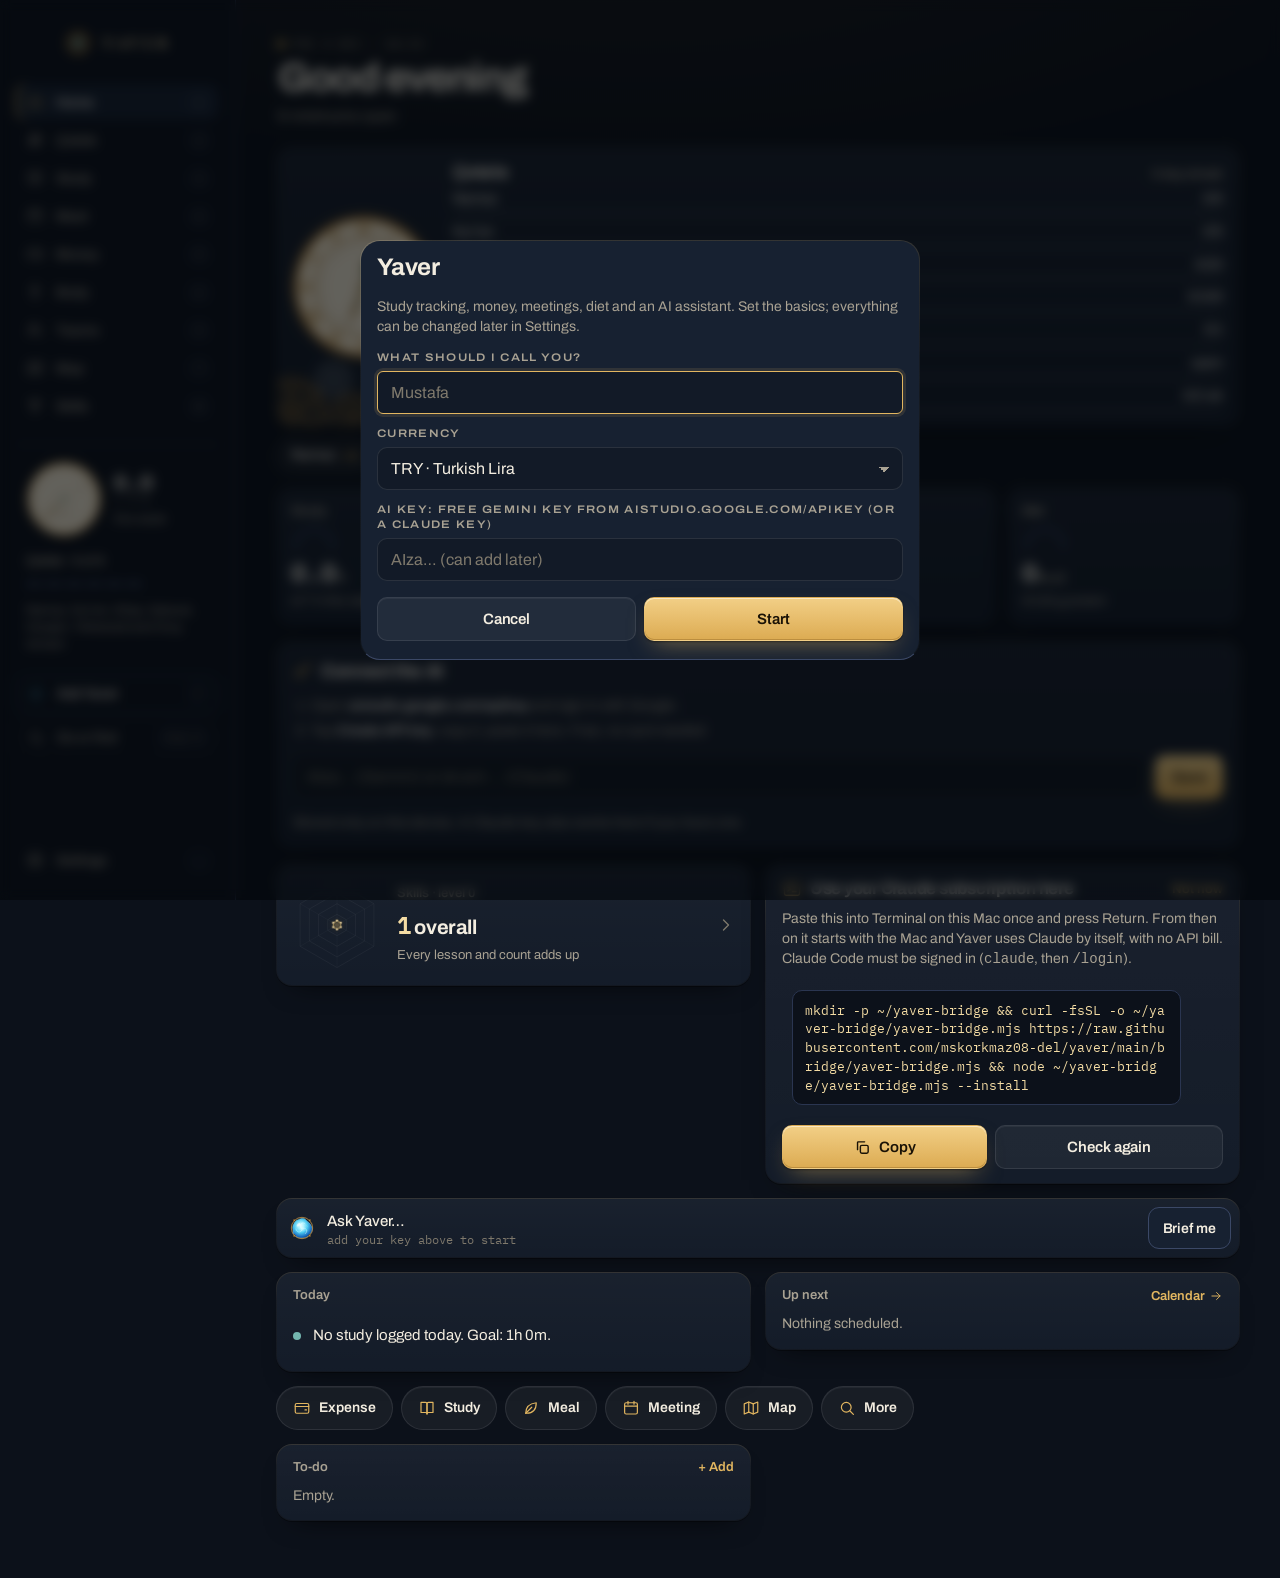
<file: index.html>
<!doctype html>
<html lang="en">
<head>
  <meta charset="utf-8">
  <meta name="viewport" content="width=device-width, initial-scale=1, viewport-fit=cover">
  <title>Yaver</title>
  <meta name="description" content="Yaver, your personal assistant for money, meetings, studies and diet.">
  <meta name="theme-color" content="#0f1215">
  <meta name="apple-mobile-web-app-capable" content="yes">
  <meta name="mobile-web-app-capable" content="yes">
  <meta name="apple-mobile-web-app-status-bar-style" content="black-translucent">
  <meta name="apple-mobile-web-app-title" content="Yaver">
  <link rel="manifest" href="manifest.webmanifest">
  <link rel="icon" href="icons/icon-192.png">
  <link rel="apple-touch-icon" href="icons/apple-touch-icon.png">
  <link rel="preload" href="fonts/archivo-latin-wdth-normal.woff2" as="font" type="font/woff2" crossorigin>
  <link rel="stylesheet" href="css/app.css">
  <link rel="modulepreload" href="vendor/anthropic-sdk.js">
</head>
<body>
  <main id="view" class="view"></main>

  <button id="fab" class="fab" aria-label="Ask Yaver"><span class="fab-gear" data-gear="button" aria-hidden="true"></span></button>

  <span id="sync-dot" class="sync-dot" hidden></span>

  <div id="topbar" class="topbar" aria-hidden="true"><span></span></div>

  <nav class="tabbar" aria-label="Sections">
    <div class="side-brand side-only"><span class="brand-gear" data-gear="button" data-ratio="-4" aria-hidden="true"></span><b class="wordmark">Yaver</b></div>
    <i class="tab-mark" aria-hidden="true"></i>
    <button data-tab="home"></button>
    <button data-tab="cetele"></button>
    <button data-tab="study"></button>
    <span></span>
    <button data-tab="calendar"></button>
    <button data-tab="money"></button>
    <button data-tab="body"></button>
    <button class="side-only" data-tab="teams"></button>
    <button class="side-only" data-tab="map"></button>
    <button class="side-only" data-tab="skills"></button>
    <div class="side-gauge side-only" data-gauge></div>
    <button class="side-ask side-only" data-ask></button>
    <button class="side-cmd side-only" data-cmd></button>
    <button class="side-only" data-tab="settings"></button>
  </nav>

  <script type="module" src="js/app.js"></script>
</body>
</html>
</file>
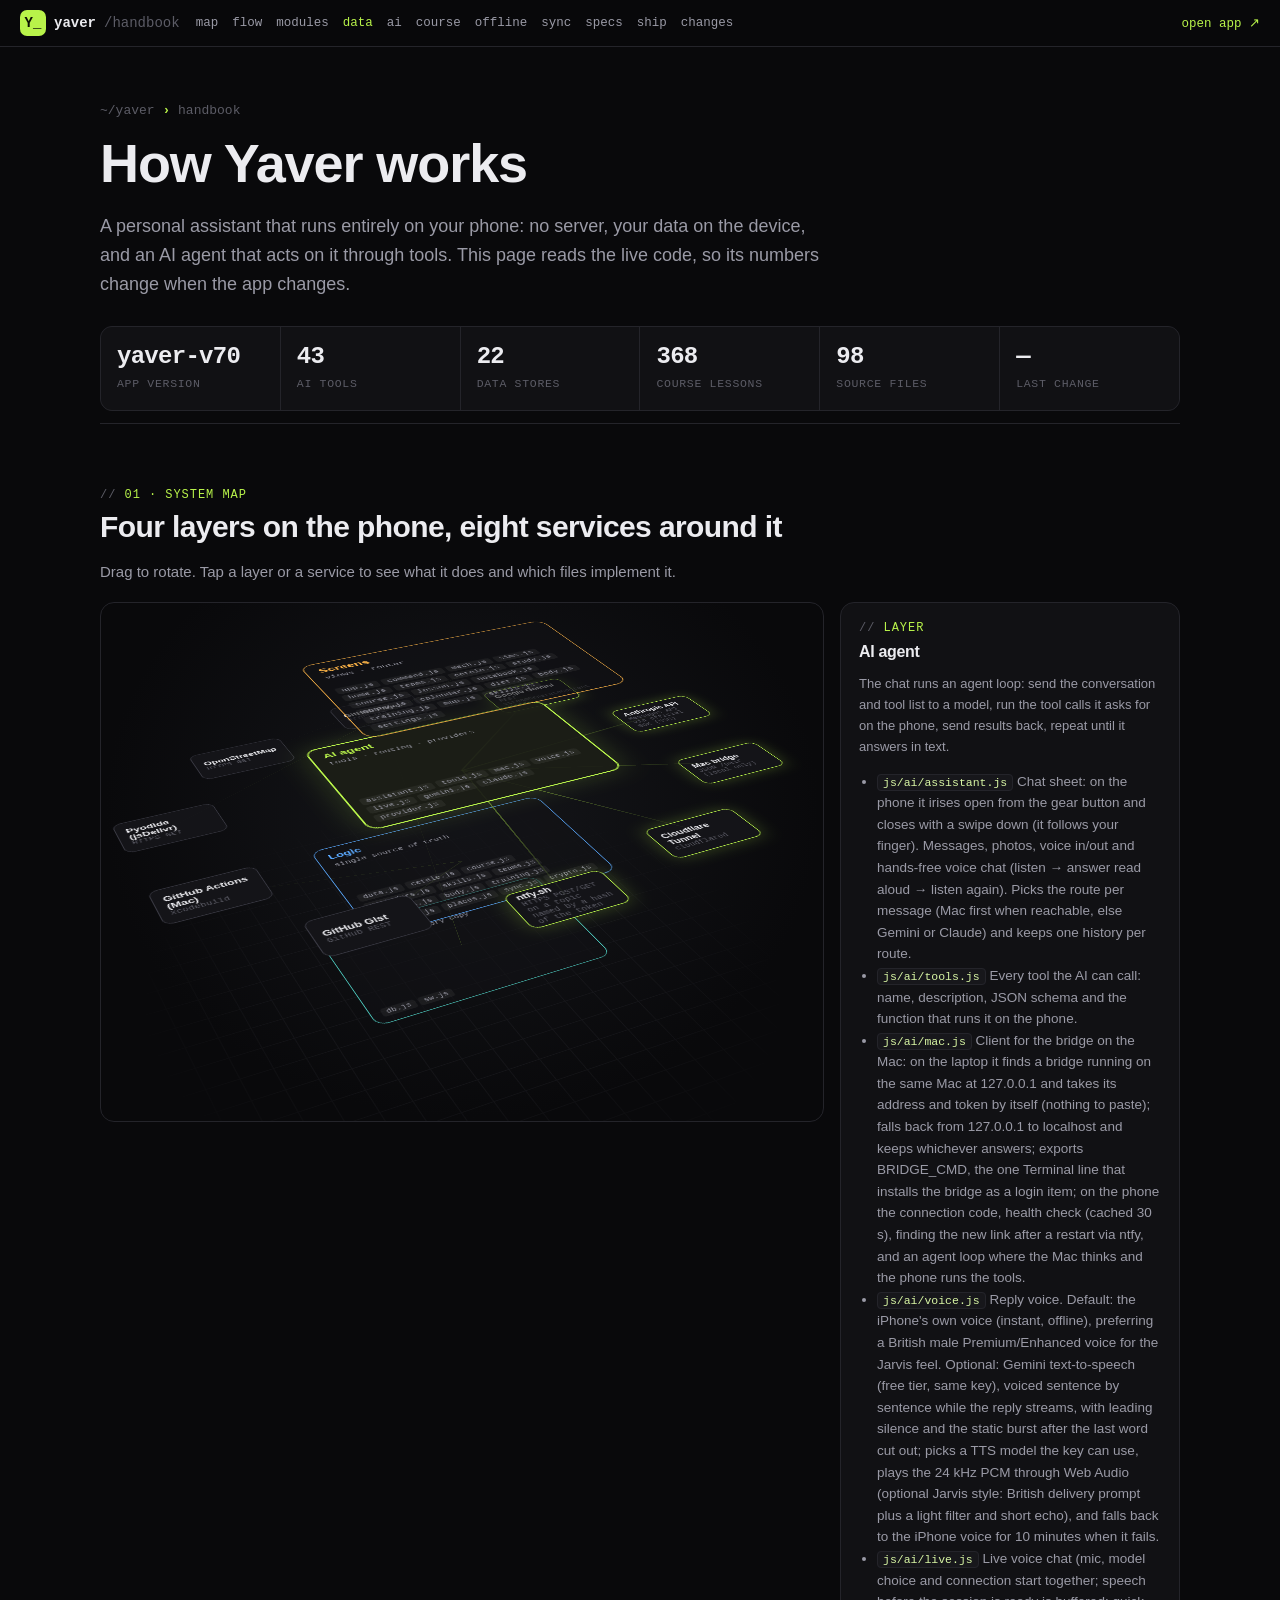
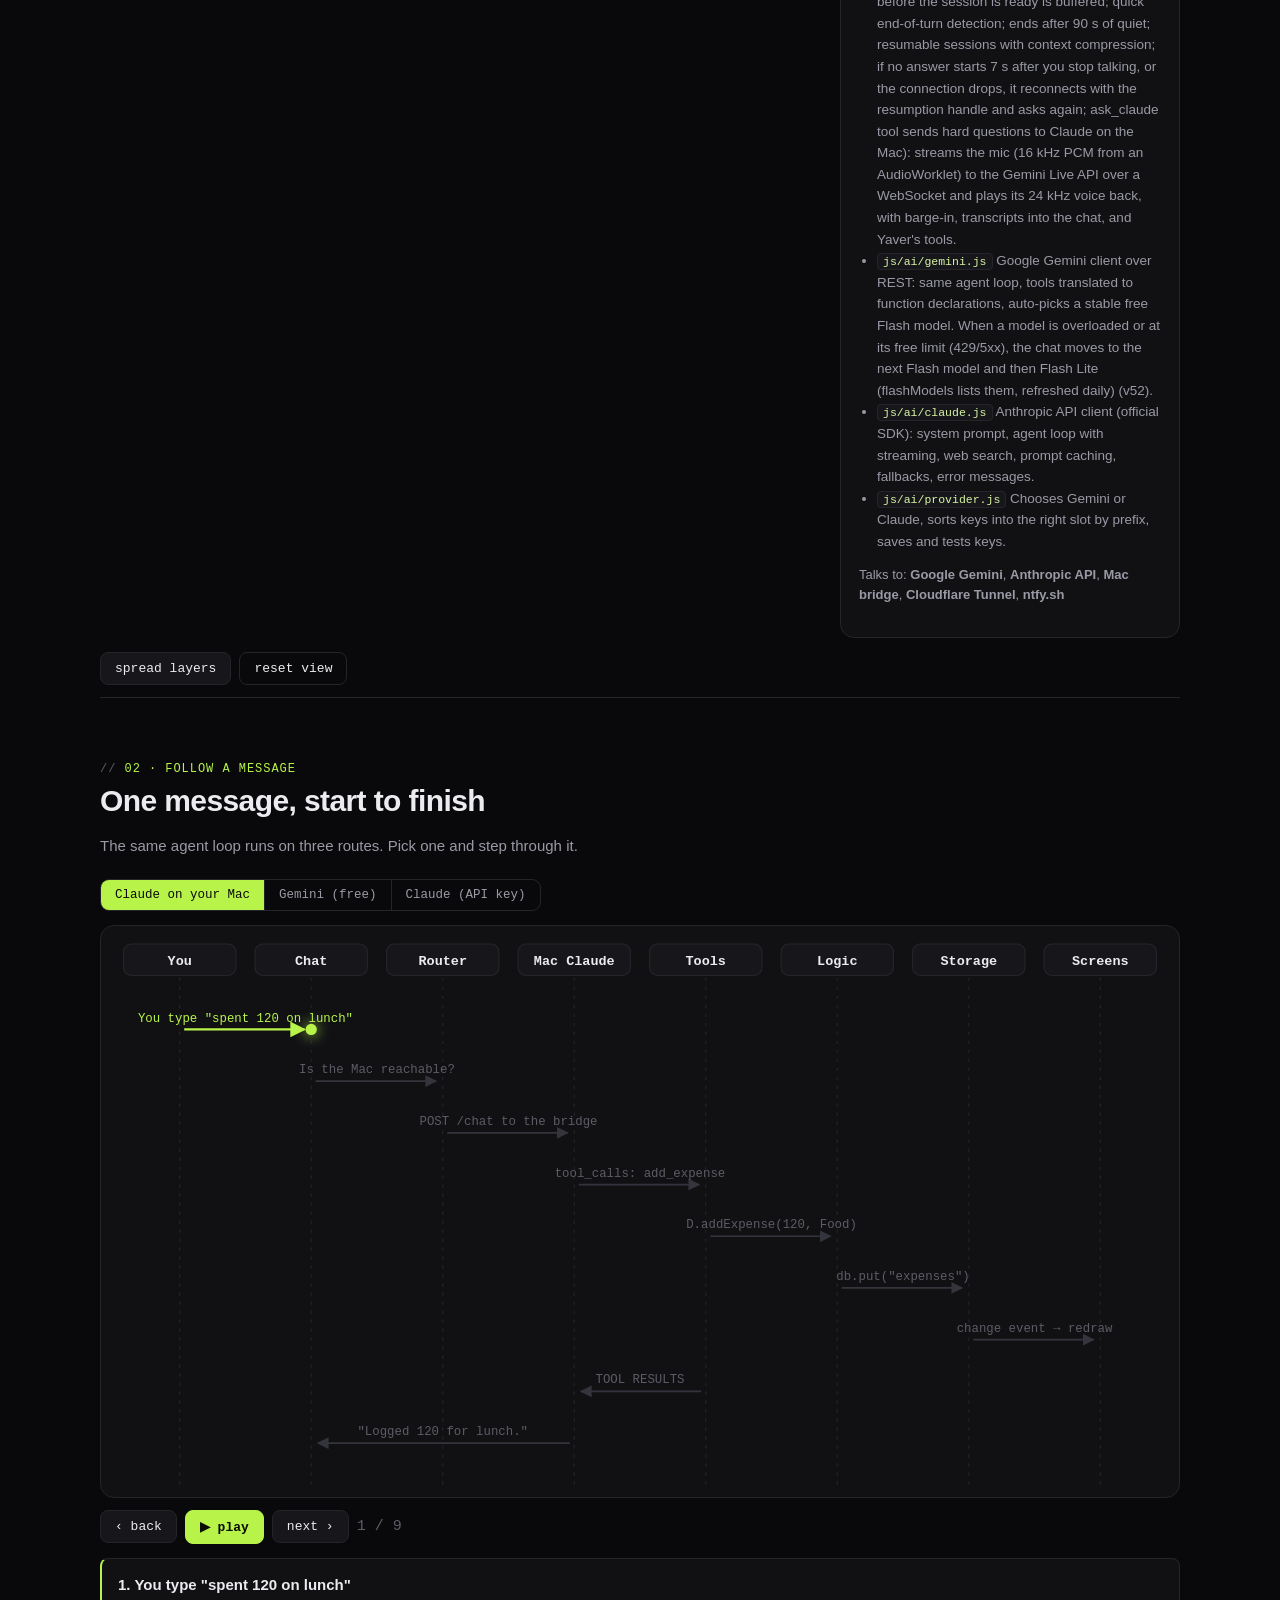
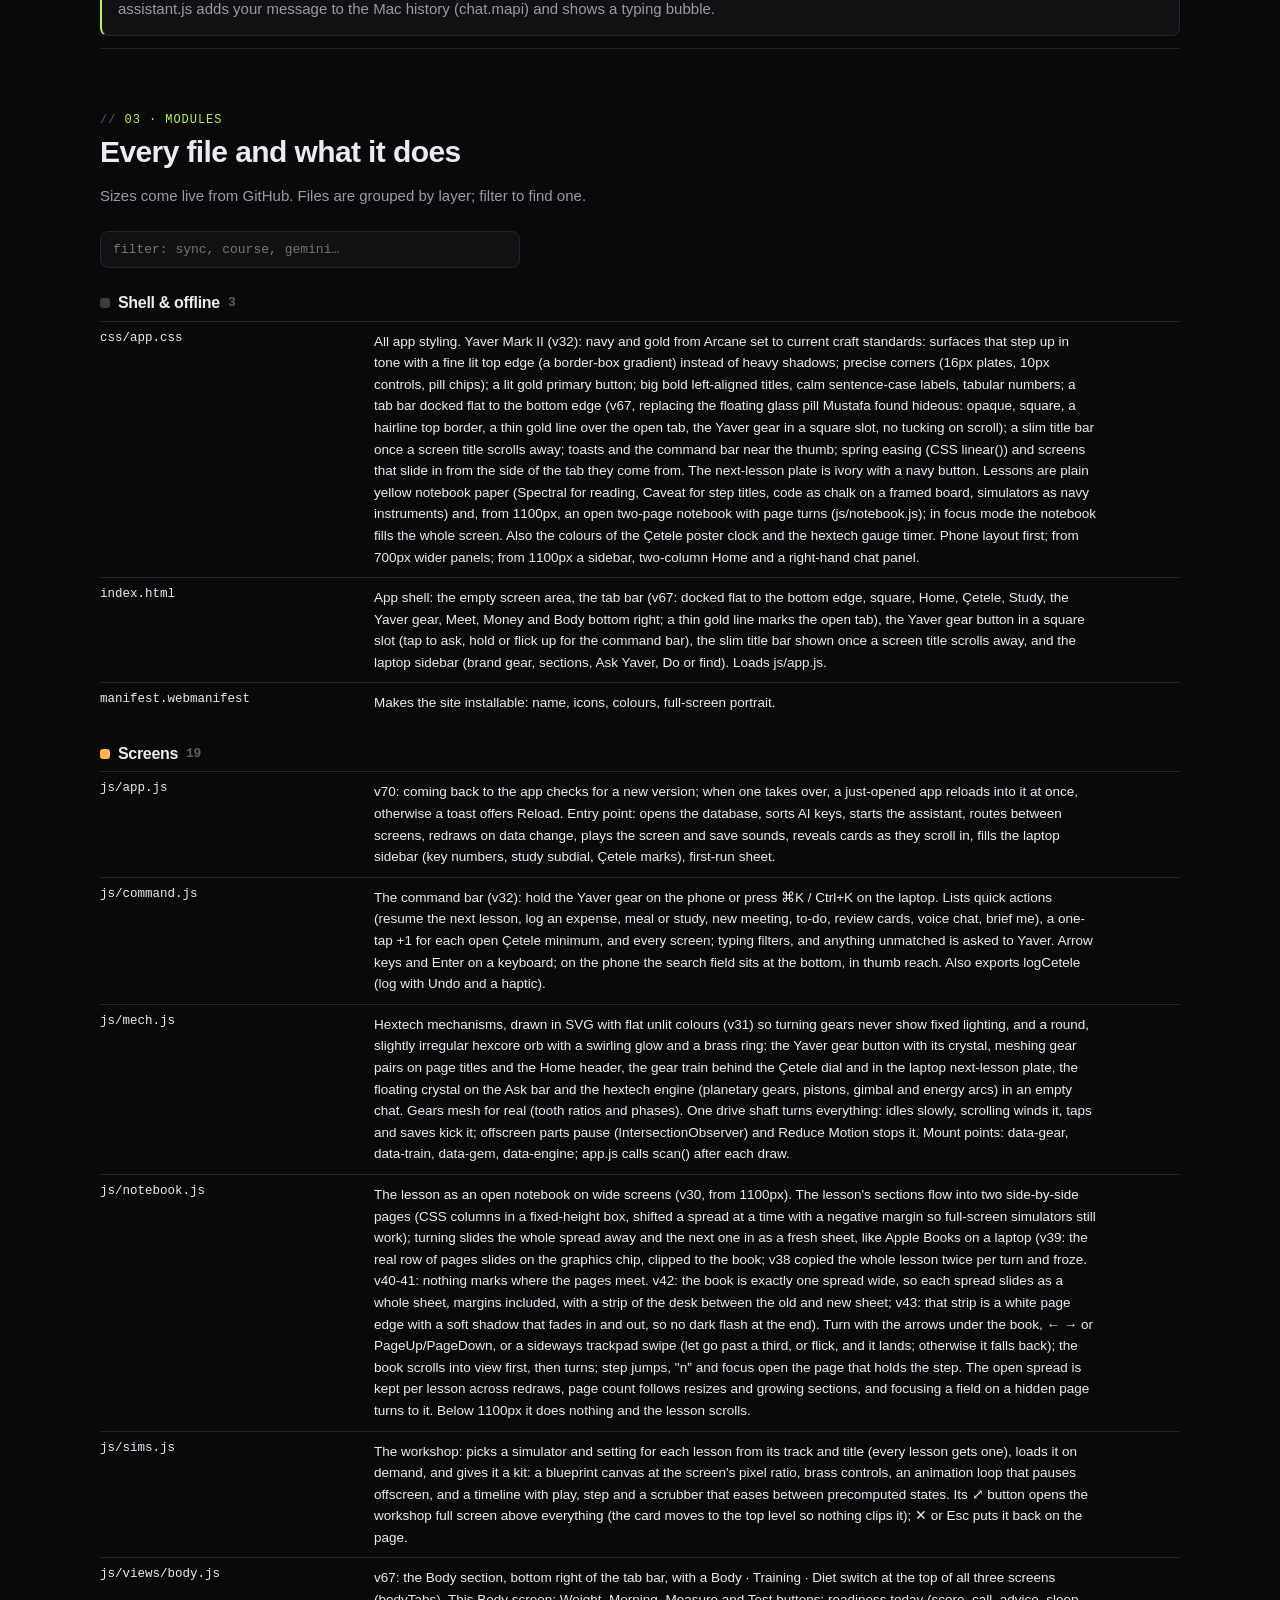
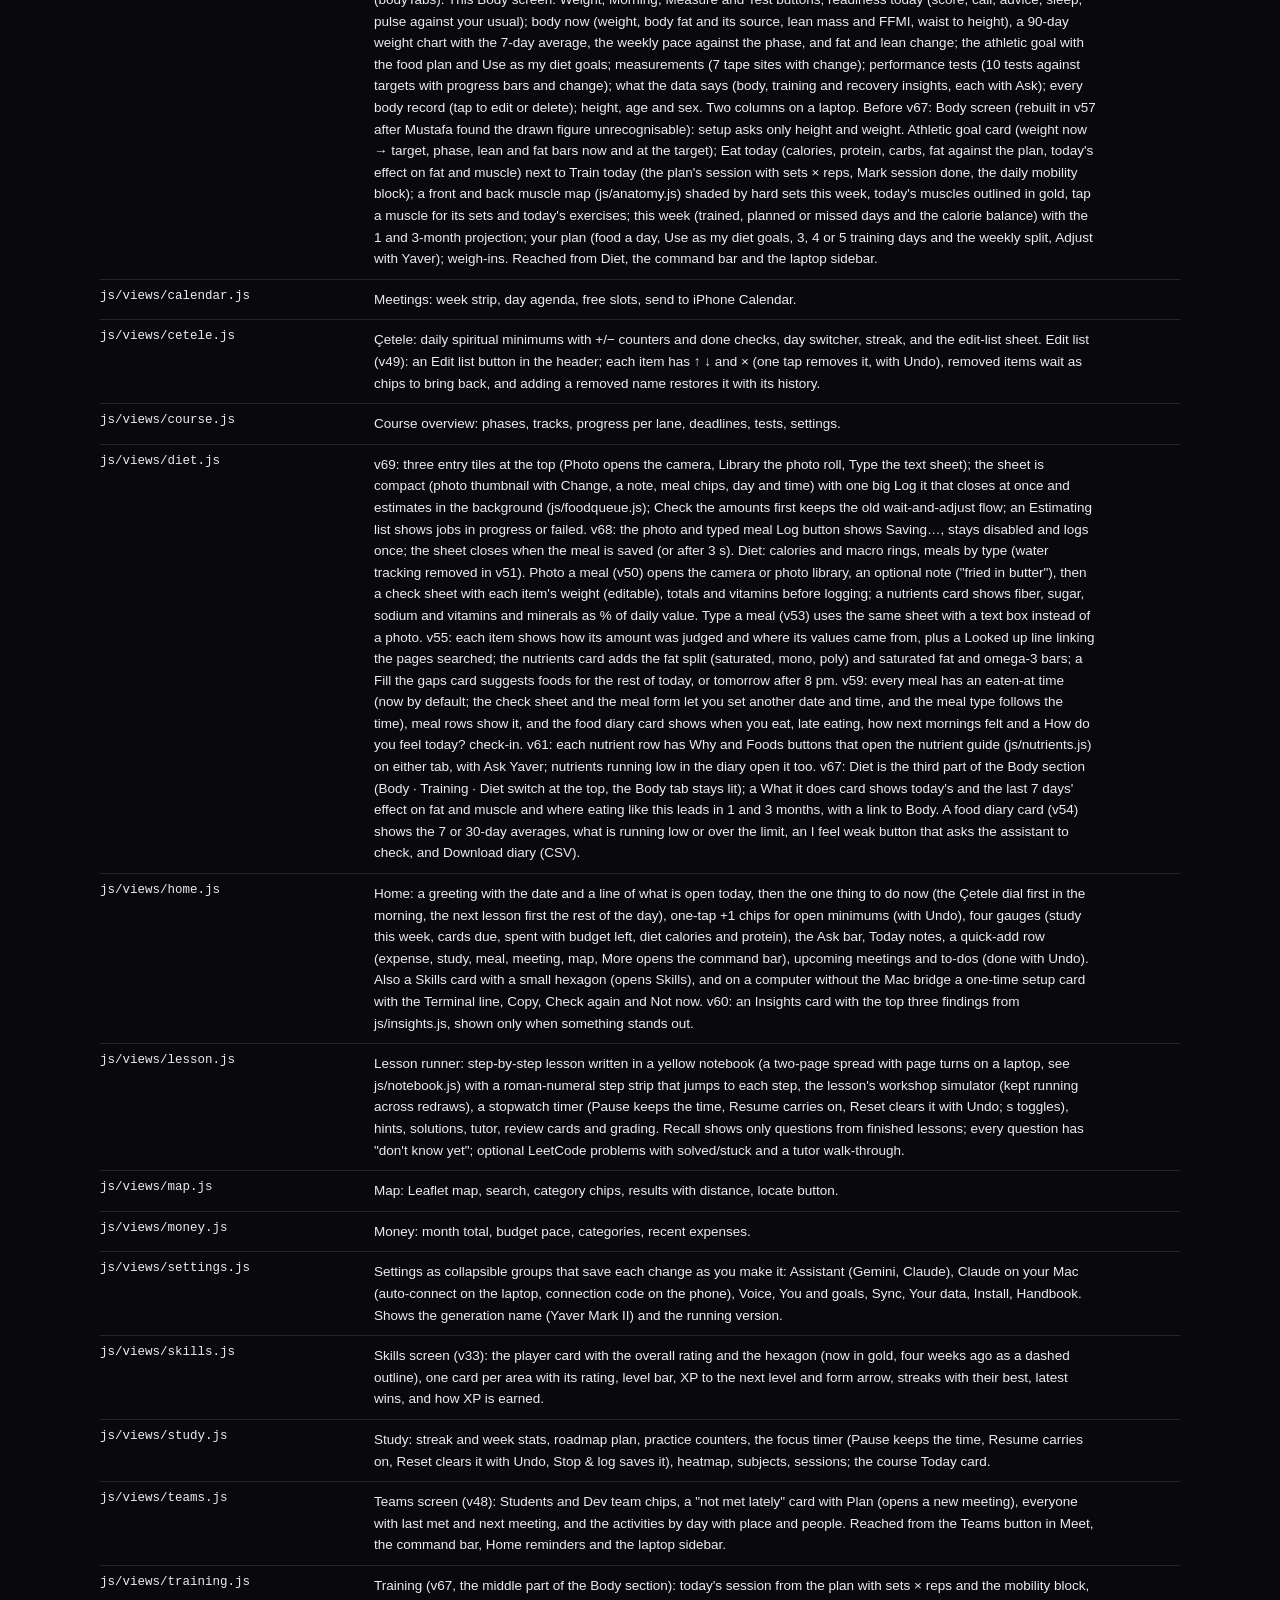
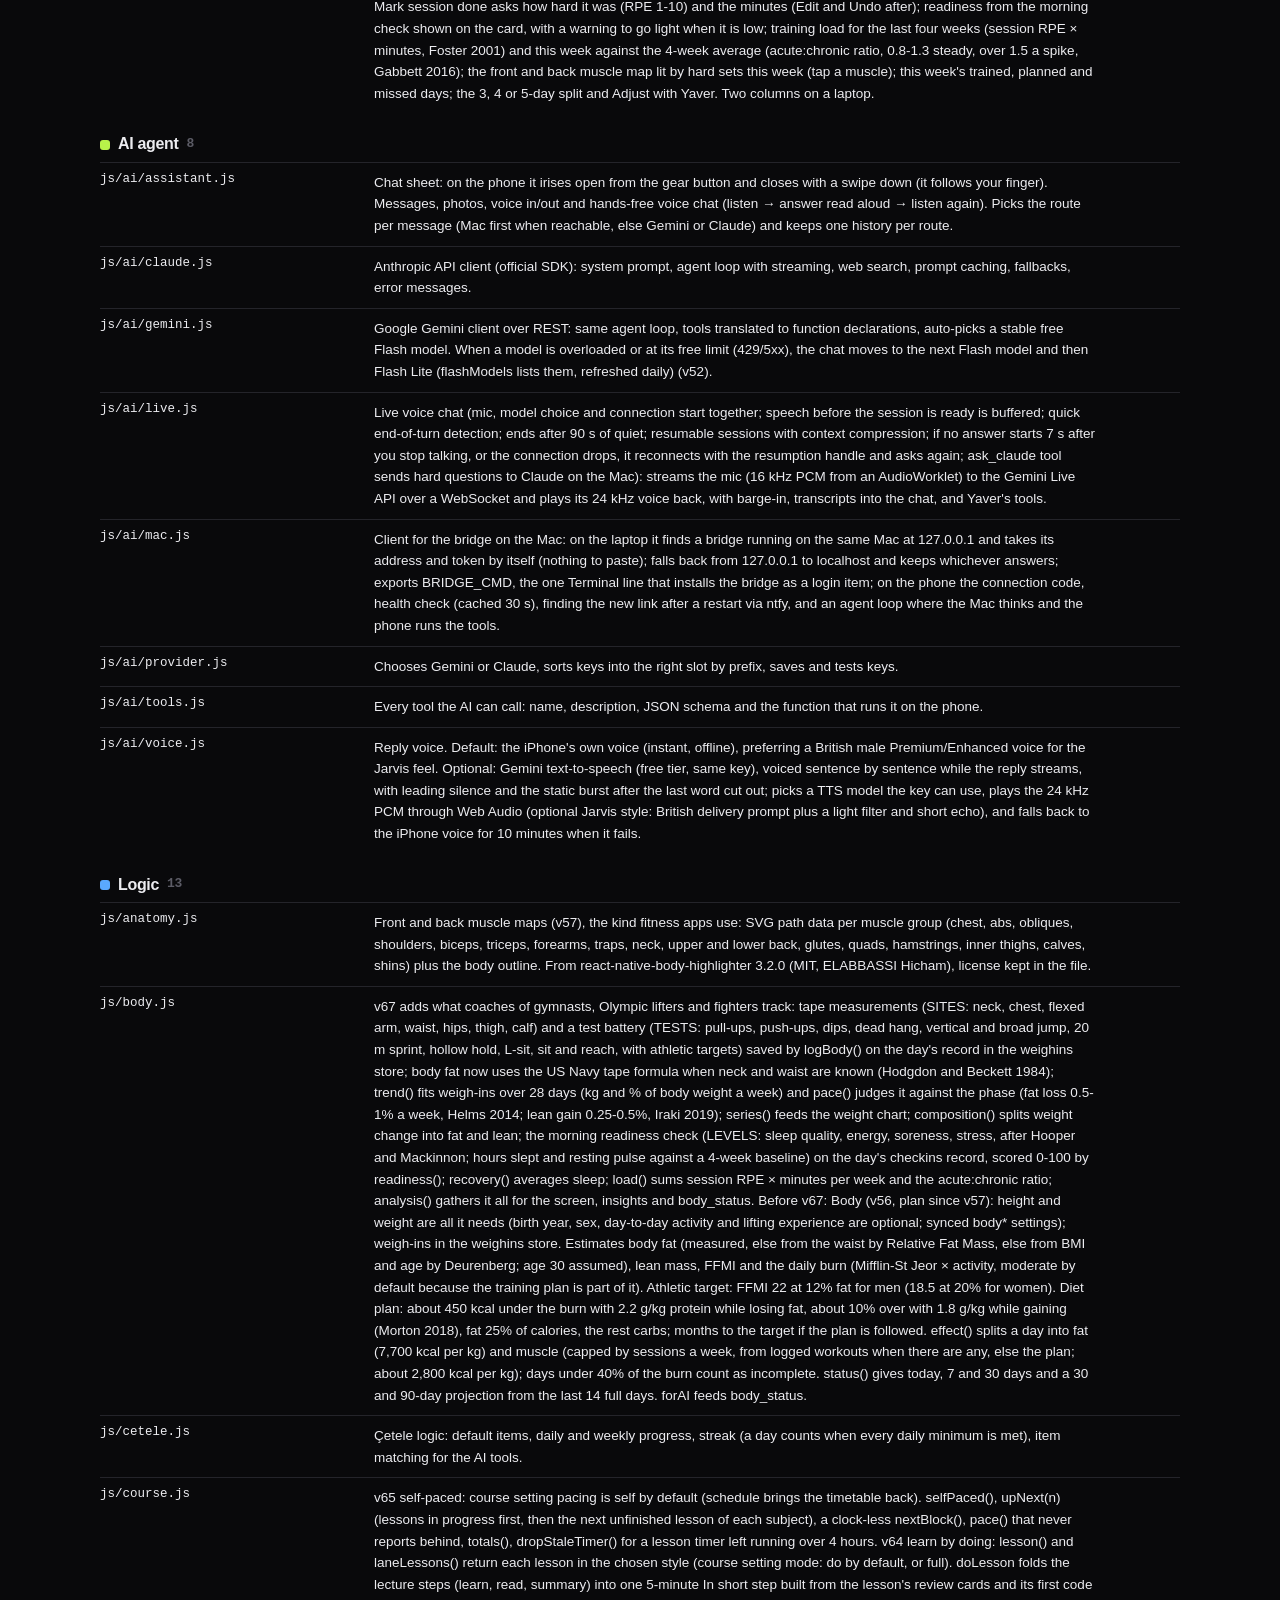
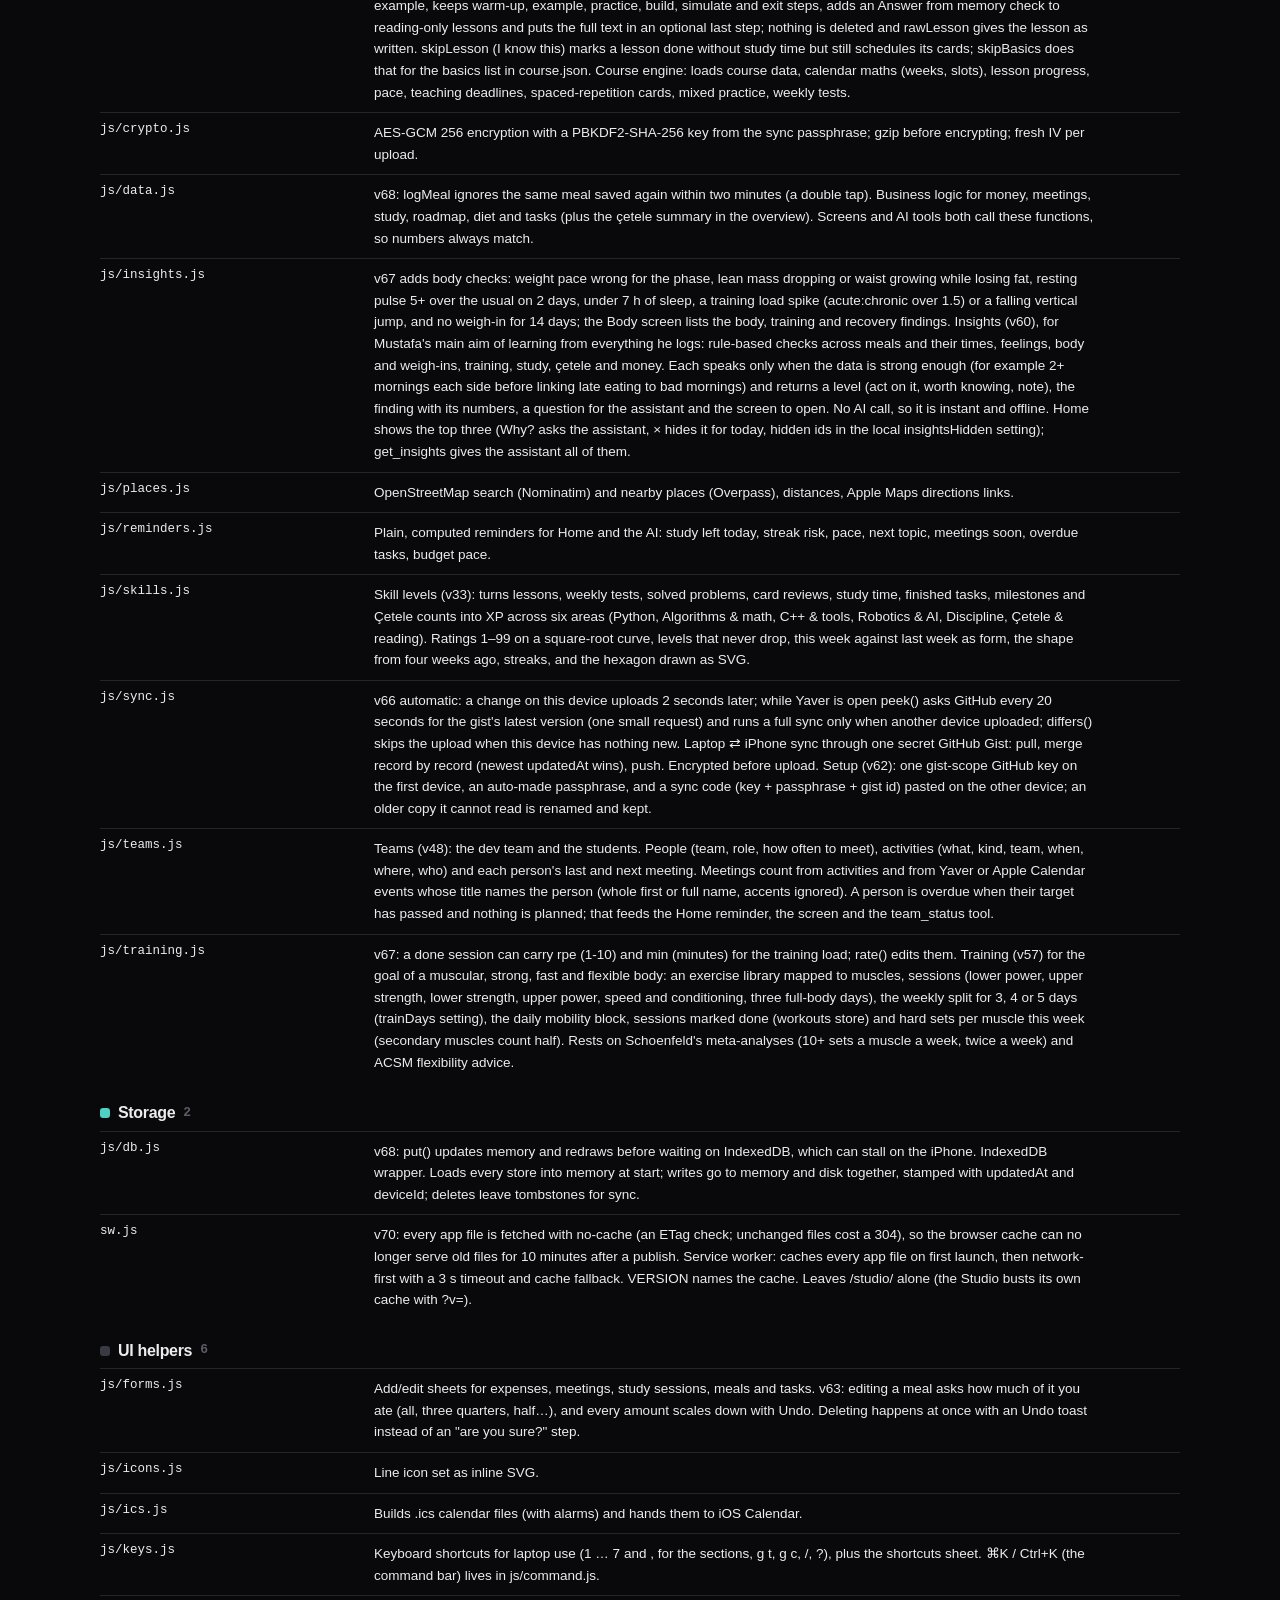
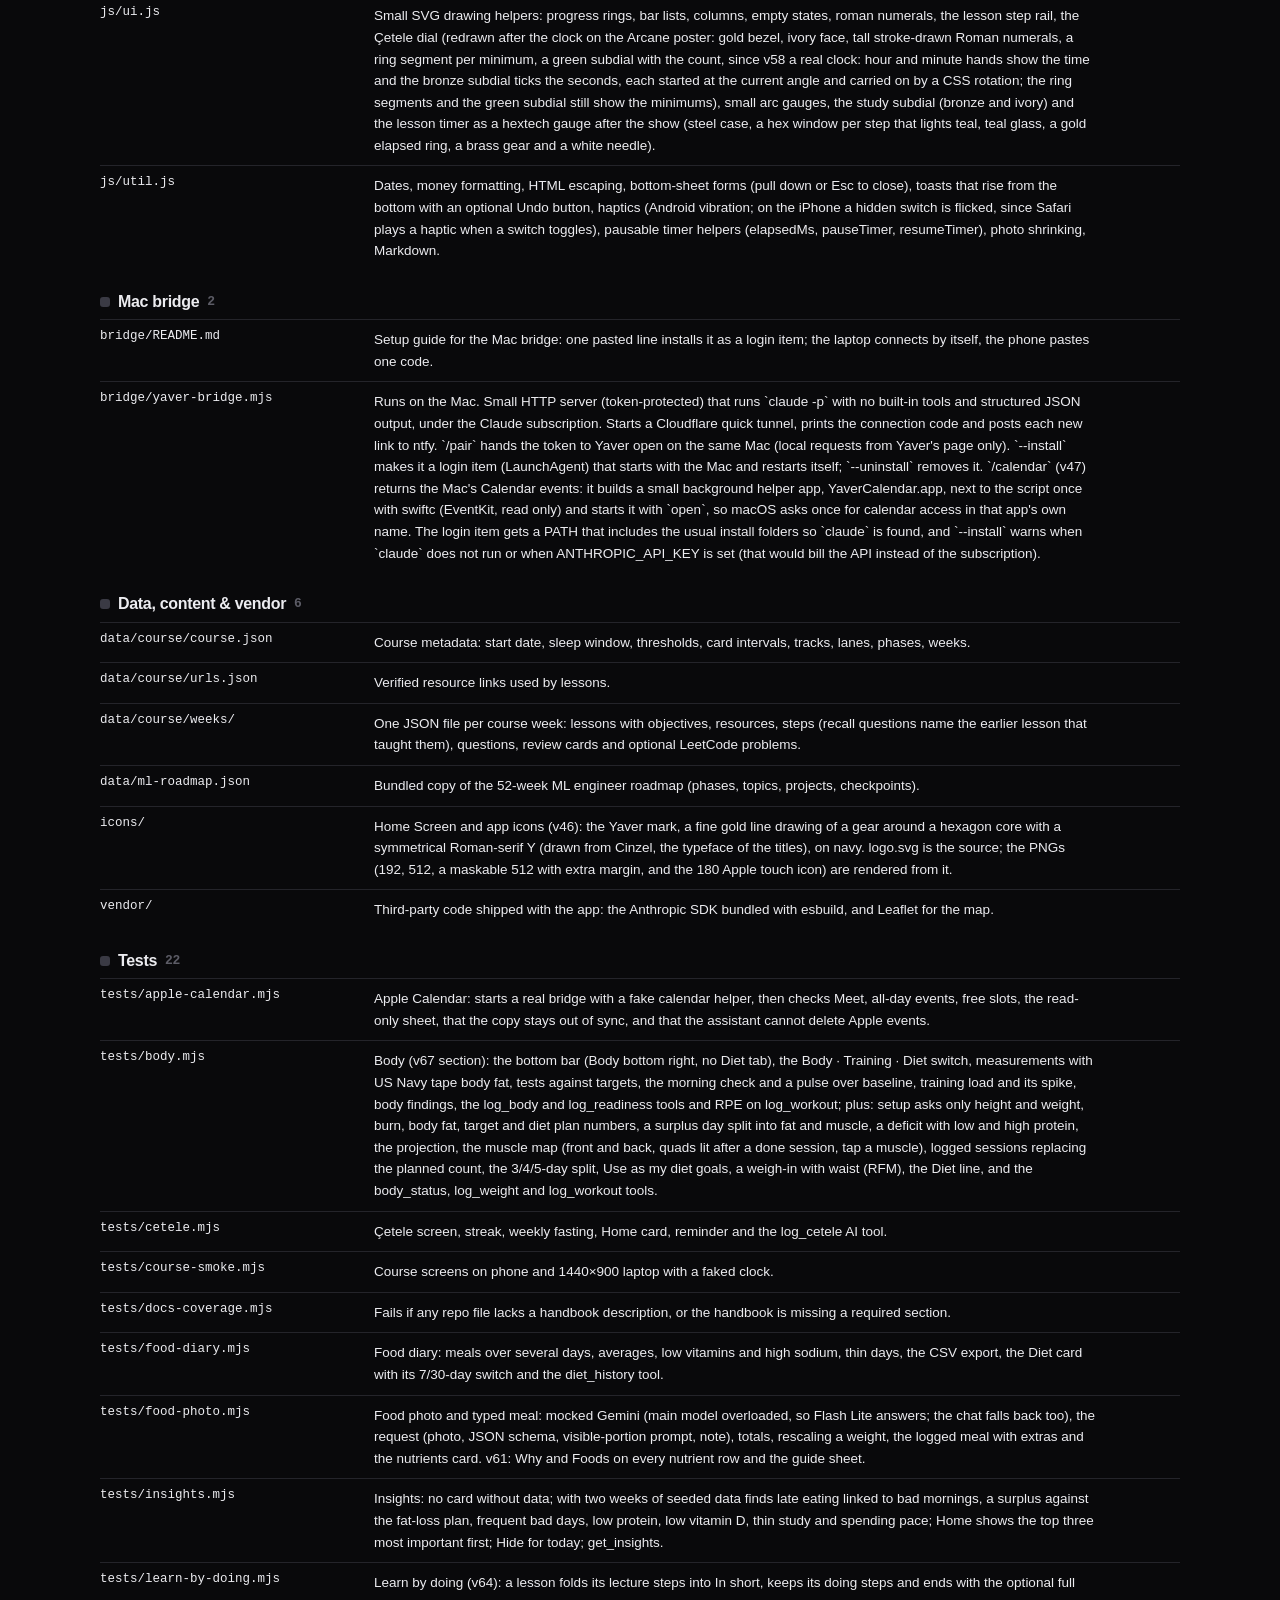
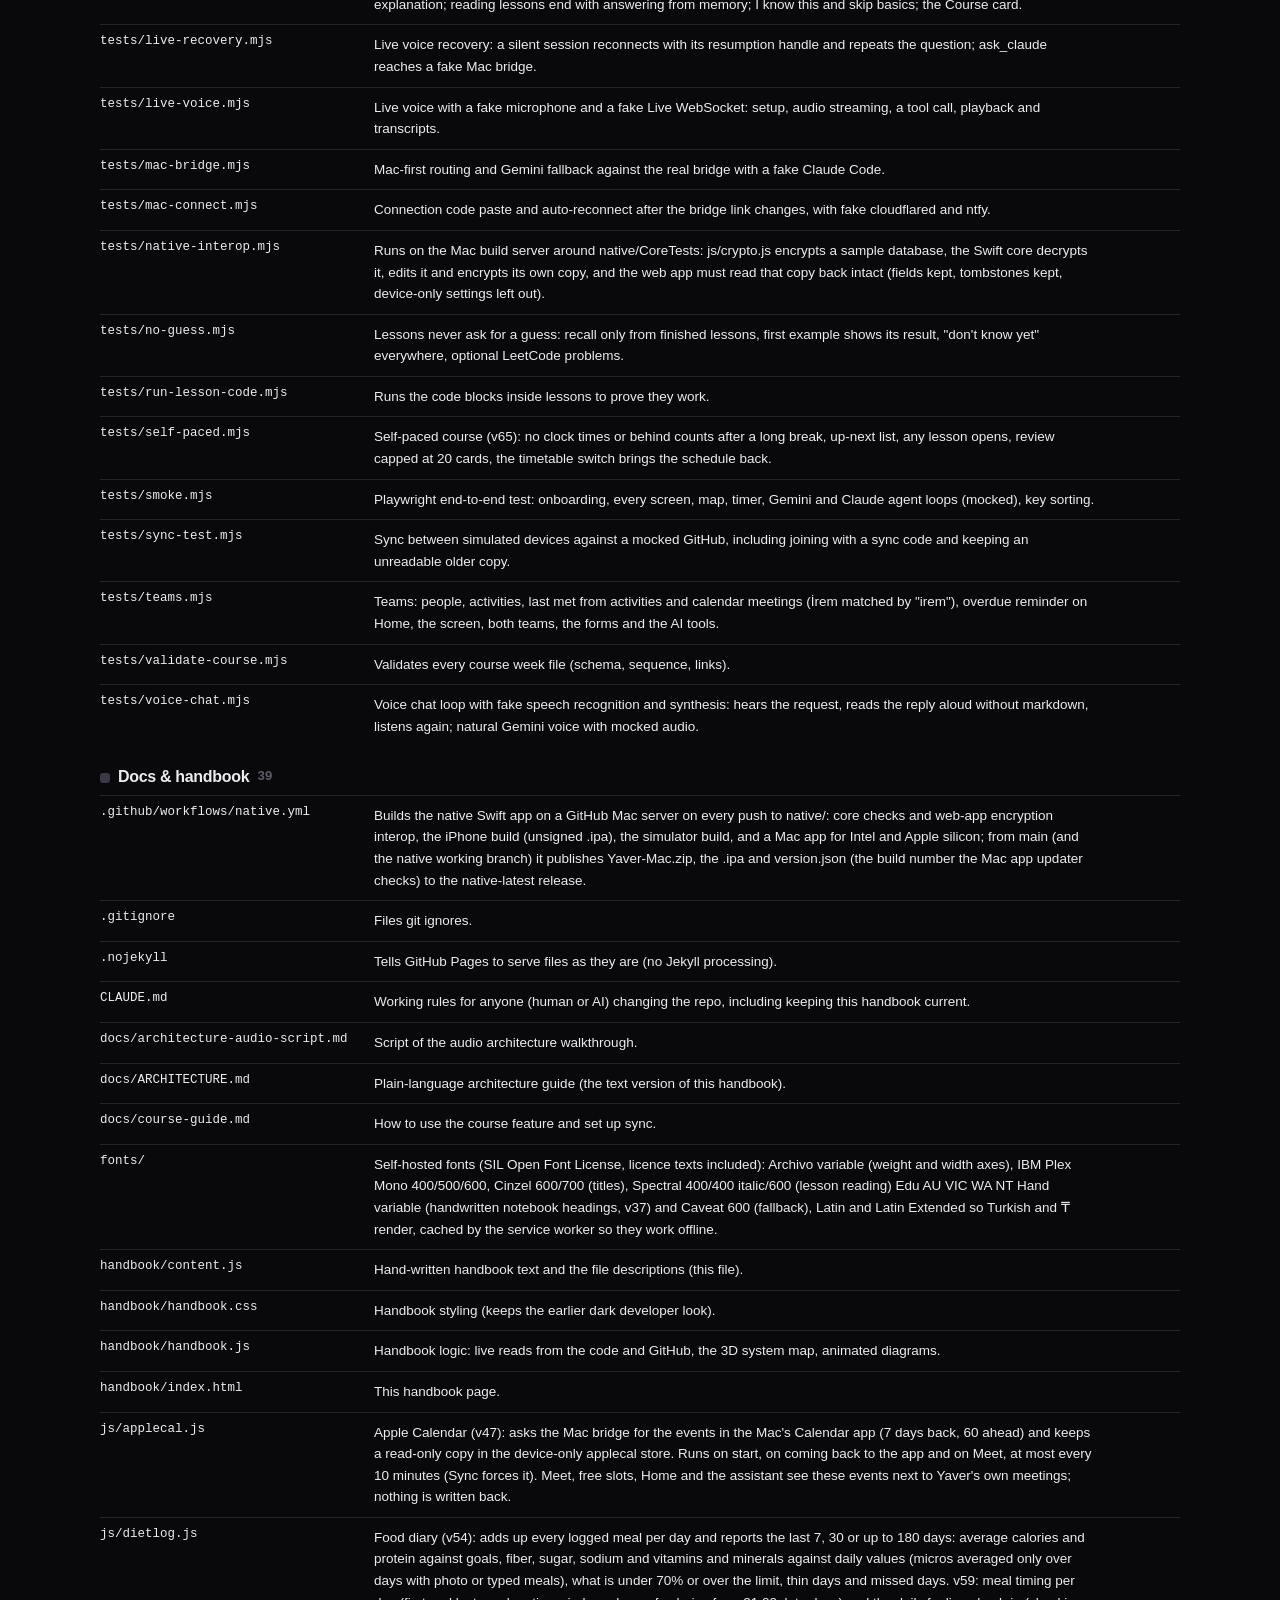
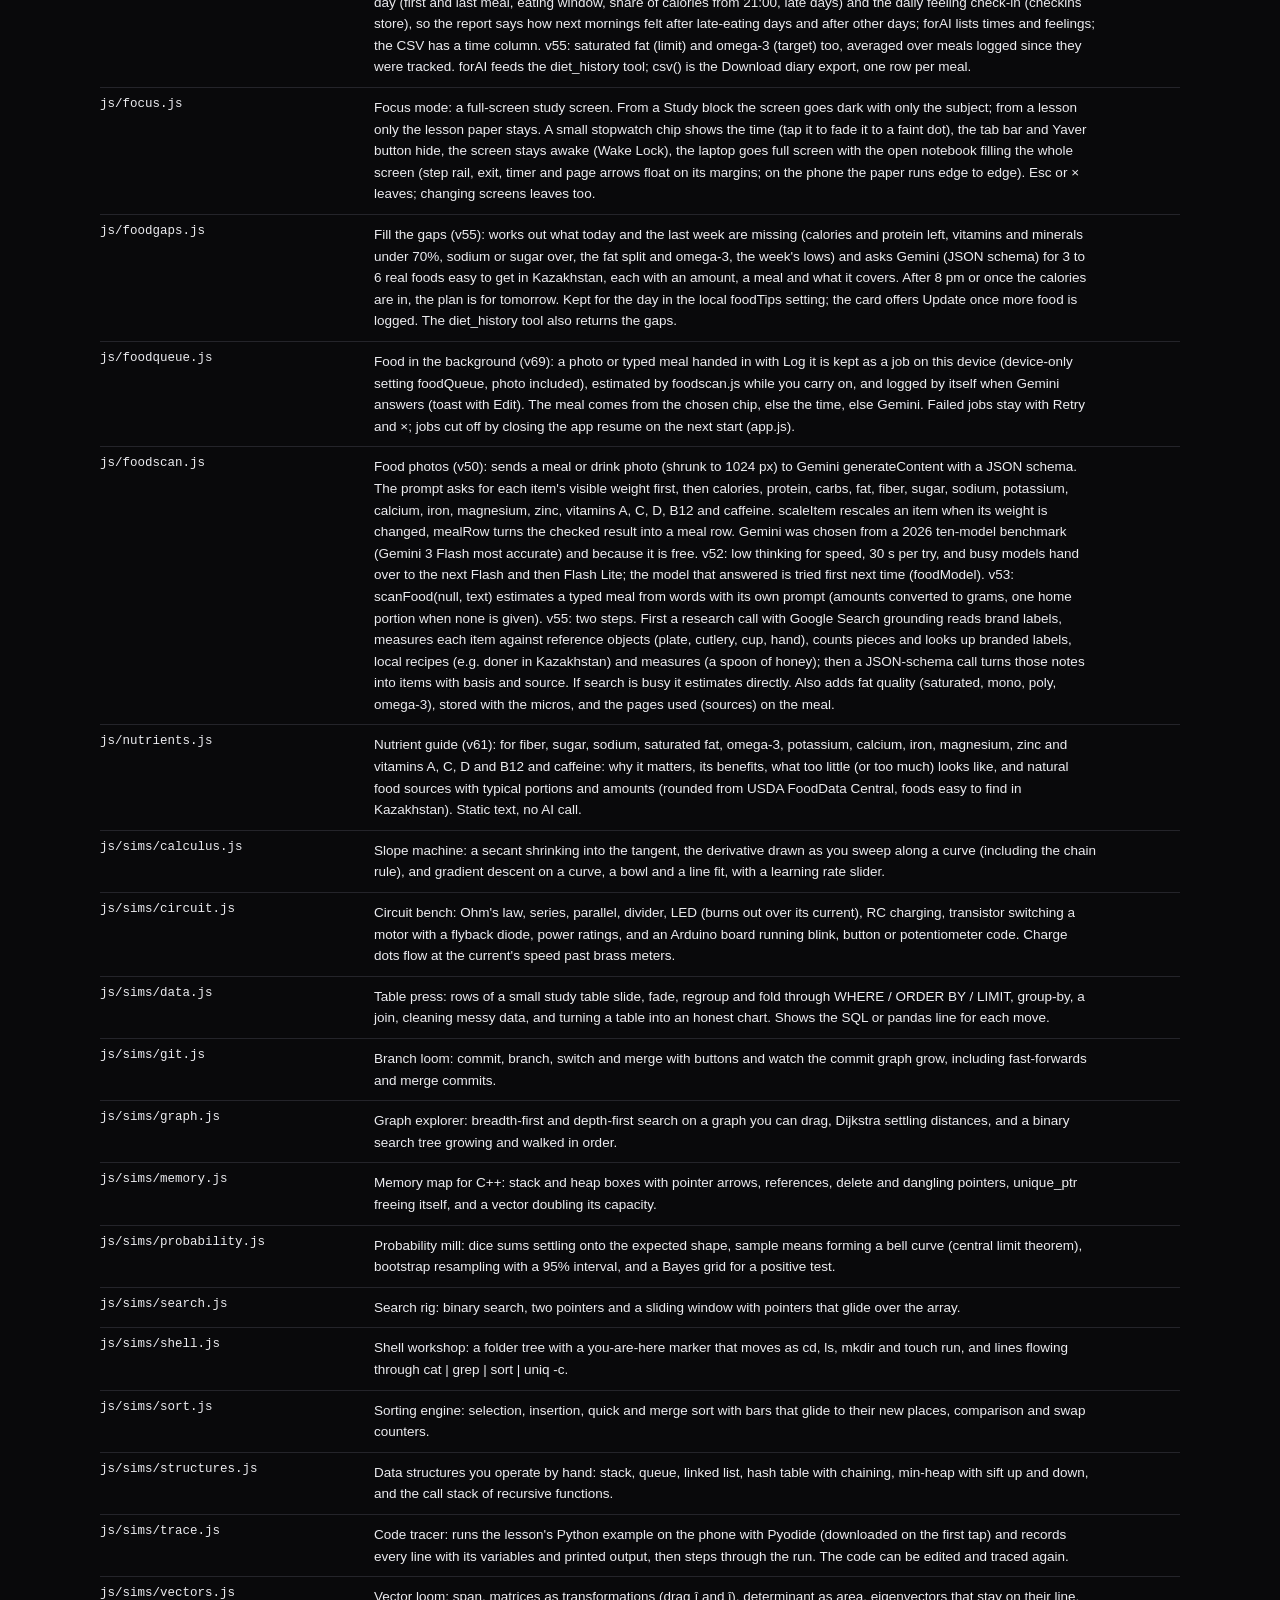
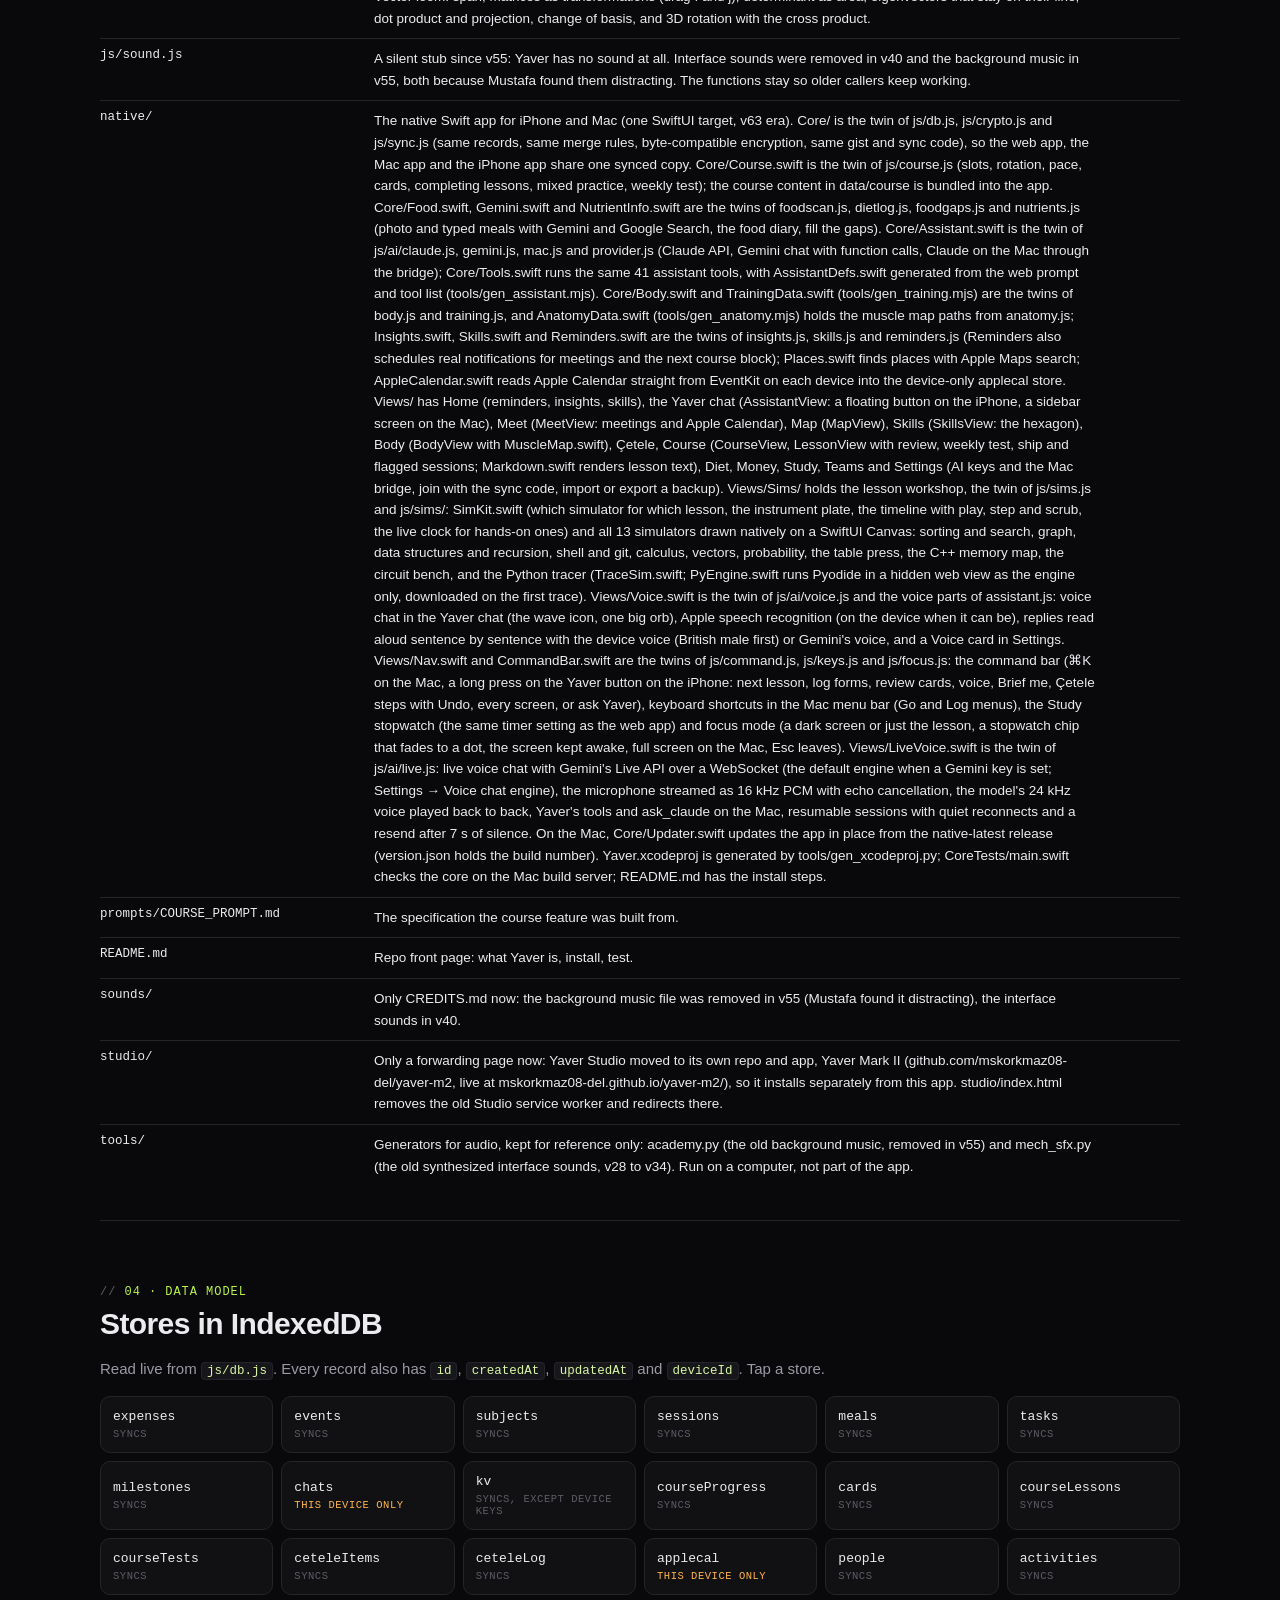
<file: handbook/index.html>
<!doctype html>
<html lang="en">
<head>
<meta charset="utf-8">
<meta name="viewport" content="width=device-width, initial-scale=1, viewport-fit=cover">
<meta name="theme-color" content="#09090b">
<title>Yaver Handbook</title>
<link rel="icon" href="../icons/icon-192.png">
<link rel="stylesheet" href="handbook.css">
</head>
<body>
<header class="top">
  <a class="brand" href="#top"><span class="mark">Y</span><b>yaver</b><span class="dim">/handbook</span></a>
  <nav class="toc" aria-label="Sections">
    <a href="#map">map</a><a href="#flow">flow</a><a href="#modules">modules</a><a href="#data">data</a><a href="#ai">ai</a><a href="#course">course</a><a href="#offline">offline</a><a href="#sync">sync</a><a href="#specs">specs</a><a href="#ship">ship</a><a href="#changes">changes</a>
  </nav>
  <a class="open-app" href="../">open app ↗</a>
</header>

<main id="top">
  <section class="hero">
    <p class="path">~/yaver <b>›</b> handbook</p>
    <h1>How Yaver works</h1>
    <p class="lede">A personal assistant that runs entirely on your phone: no server, your data on the device, and an AI agent that acts on it through tools. This page reads the live code, so its numbers change when the app changes.</p>
    <div class="stats" id="stats">
      <div><b data-live="version">…</b><span>app version</span></div>
      <div><b data-live="tools">…</b><span>AI tools</span></div>
      <div><b data-live="stores">…</b><span>data stores</span></div>
      <div><b data-live="lessons">…</b><span>course lessons</span></div>
      <div><b data-live="files">…</b><span>source files</span></div>
      <div><b data-live="updated">…</b><span>last change</span></div>
    </div>
  </section>

  <section id="map">
    <p class="label">01 · system map</p>
    <h2>Four layers on the phone, eight services around it</h2>
    <p class="muted">Drag to rotate. Tap a layer or a service to see what it does and which files implement it.</p>
    <div class="map-wrap">
      <div class="scene" id="scene"><div class="stage" id="stage"></div></div>
      <aside class="panel" id="map-panel"></aside>
    </div>
    <div class="row-btns"><button class="btn" data-explode>spread layers</button><button class="btn ghost" data-reset>reset view</button></div>
  </section>

  <section id="flow">
    <p class="label">02 · follow a message</p>
    <h2>One message, start to finish</h2>
    <p class="muted">The same agent loop runs on three routes. Pick one and step through it.</p>
    <div class="seg" id="flow-route"></div>
    <div class="flow-wrap"><svg id="flow-svg" role="img" aria-label="Sequence diagram of one chat message"></svg></div>
    <div class="flow-ctrl"><button class="btn" data-flow="prev">‹ back</button><button class="btn primary" data-flow="play">▶ play</button><button class="btn" data-flow="next">next ›</button><span class="mono dim" id="flow-count"></span></div>
    <div class="callout" id="flow-text"></div>
  </section>

  <section id="modules">
    <p class="label">03 · modules</p>
    <h2>Every file and what it does</h2>
    <p class="muted">Sizes come live from GitHub. Files are grouped by layer; filter to find one.</p>
    <input class="filter" id="file-filter" placeholder="filter: sync, course, gemini…" autocomplete="off">
    <div id="files"></div>
  </section>

  <section id="data">
    <p class="label">04 · data model</p>
    <h2>Stores in IndexedDB</h2>
    <p class="muted">Read live from <code>js/db.js</code>. Every record also has <code>id</code>, <code>createdAt</code>, <code>updatedAt</code> and <code>deviceId</code>. Tap a store.</p>
    <div class="grid stores" id="stores"></div>
    <div class="callout" id="store-detail">Tap a store to see its fields and whether it syncs.</div>
    <h3>Device-only settings</h3>
    <p class="muted">These keys never sync and never go into backups. Read live from <code>LOCAL_KEYS</code>.</p>
    <div class="chips" id="local-keys"></div>
  </section>

  <section id="ai">
    <p class="label">05 · ai layer</p>
    <h2>Routing, providers and tools</h2>
    <div class="route-diagram" id="route-diagram"></div>
    <div class="table-wrap"><table class="t">
      <thead><tr><th></th><th>Claude on your Mac</th><th>Gemini</th><th>Claude API</th></tr></thead>
      <tbody>
        <tr><td>Cost</td><td>Subscription usage limits</td><td>Free tier limits</td><td>Pay per token</td></tr>
        <tr><td>Used when</td><td>Bridge answers: on the laptop found by itself at 127.0.0.1, on the phone after one pasted code</td><td>Default fallback</td><td>sk-ant- key chosen</td></tr>
        <tr><td>Streaming</td><td>No (whole reply)</td><td>Yes (SSE)</td><td>Yes (SSE)</td></tr>
        <tr><td>Photos</td><td>No, goes to fallback</td><td>Yes</td><td>Yes</td></tr>
        <tr><td>Web search</td><td>No</td><td>No</td><td>Yes</td></tr>
        <tr><td>Tool format</td><td>JSON schema → {reply, tool_calls}</td><td>functionDeclarations</td><td>tools / tool_use</td></tr>
        <tr><td>Models</td><td>sonnet · opus · haiku</td><td data-live="gemini-model">auto: stable Flash</td><td data-live="claude-models">…</td></tr>
      </tbody>
    </table></div>
    <h3>Tools the AI can call <span class="dim mono" data-live="tools-n"></span></h3>
    <p class="muted">Read live from <code>js/ai/tools.js</code>. Lime ones change your data and show a receipt in chat.</p>
    <input class="filter" id="tool-filter" placeholder="filter tools…" autocomplete="off">
    <div class="tools" id="tools"></div>
  </section>

  <section id="course">
    <p class="label">06 · course engine</p>
    <h2>The day-by-day course</h2>
    <p class="muted">Numbers below are read from <code>data/course/course.json</code>.</p>
    <div class="stats small" id="course-stats"></div>
    <h3>One path, no guessing</h3>
    <p class="muted">Every lesson runs in the same order, and nothing asks about something you haven't been taught. <b>Recall</b> only asks about lessons you've finished: each question names the lesson it comes from, questions from lessons you haven't done are skipped, and exit questions from your latest finished lessons fill in. The <b>first example</b> shows a worked example with its result, then <b>Learn</b> explains it, then <b>practice</b> and the <b>exit ticket</b>. Every question has a <b>don't know yet</b> button: it shows the answer and offers a lesson from the tutor, and on a scored question it counts as wrong. <code>tests/validate-course.mjs</code> enforces the rules: each recall question must name an earlier lesson, and no first example may ask you to predict or guess. Algorithm lessons in weeks 1–7 also list optional <b>LeetCode</b> problems that only need what's been taught.</p>
    <h3>A workshop in every lesson</h3>
    <p class="muted">Each lesson is written in a calm sepia notebook (on a laptop, two pages side by side, like a book in Apple Books, <code>js/notebook.js</code>) with a <b>workshop</b>: one of 13 simulators chosen from the lesson's track and title by <code>js/sims.js</code>. Circuits with flowing charge, sorting and search, graphs, data structures, vectors and matrices, slopes and gradient descent, probability, tables moving through SQL and pandas, C++ memory, git branches, the shell, and a <b>code tracer</b> that runs the lesson's Python on the phone (Pyodide) and steps through it line by line. Each one loads only when its lesson opens and pauses offscreen; timelines ease between states so stepping and scrubbing stay smooth.</p>
    <h3>Phases</h3>
    <div class="timeline" id="phases"></div>
    <h3>Tracks</h3>
    <div class="chips" id="tracks"></div>
    <h3>Spaced repetition</h3>
    <p class="muted">A card moves up a box each time you grade it Good or Easy, and back to the start on Again. Press grade to watch one card.</p>
    <div class="boxes" id="boxes"></div>
    <div class="row-btns"><button class="btn" data-grade="1">again</button><button class="btn" data-grade="3">good</button><button class="btn ghost" data-grade="0">reset</button></div>
  </section>

  <section id="offline">
    <p class="label">07 · offline and updates</p>
    <h2>How the service worker serves a file</h2>
    <div class="seg" id="net-mode"></div>
    <div class="sw" id="sw"></div>
    <div class="callout" id="sw-text"></div>
    <p class="muted small">Cache name: <code data-live="version">…</code>. Changing <code>VERSION</code> in <code>sw.js</code> makes phones drop the old cache; the first launch installs the new worker, the second uses it.</p>
  </section>

  <section id="sync">
    <p class="label">08 · sync and security</p>
    <h2>Laptop ⇄ iPhone, encrypted end to end</h2>
    <div class="pipe" id="pipe"></div>
    <div class="row-btns"><button class="btn primary" data-sync>▶ run a sync</button></div>
    <div class="callout" id="pipe-text">Pull, merge, push. GitHub only ever holds ciphertext.</div>
    <p>The native Swift app for iPhone and Mac (folder <code>native/</code>) speaks the same sync: same gist, same encryption, same sync code and the same newest-wins merge per record. Paste the sync code in its Settings and it joins the copy the web app already uses, so all three stay in step and nothing has to be moved by hand.</p>
    <h3>Security model</h3>
    <ul class="list" id="security"></ul>
  </section>

  <section id="specs">
    <p class="label">09 · specifications</p>
    <h2>For engineers</h2>
    <p class="muted">Interaction rules (Mark II, v32): one lit gold action per screen; titles big and left aligned; the tab bar is docked flat and square at the bottom edge (v67), Body bottom right with Body · Training · Diet inside; anything can be done from the command bar (hold the Yaver gear, or ⌘K, in <code>js/command.js</code>); changes happen at once with Undo instead of confirmation; haptics only for moments that matter; screens slide in from the side of the tab they come from; timers pause and reset separately; focus mode is the notebook alone, full screen. <b>Skills</b> (v33, <code>js/skills.js</code>): every lesson, test, problem, study minute, task and Çetele count becomes XP in six areas, drawn as a hexagon with the shape from four weeks ago underneath; levels never drop, a quiet week only shows as form.</p>
    <div class="cols">
      <div><h3>Stack</h3><table class="t kv" id="stack"></table></div>
      <div><h3>Browser APIs used</h3><table class="t kv" id="apis"></table></div>
    </div>
    <div class="cols">
      <div><h3>External services</h3><table class="t kv" id="services"></table></div>
      <div><h3>Change recipes</h3><div id="recipes"></div></div>
    </div>
  </section>

  <section id="ship">
    <p class="label">10 · build, test, ship</p>
    <h2>From a change to your phone</h2>
    <div class="ship" id="ship-steps"></div>
    <h3>Tests</h3>
    <table class="t kv" id="tests"></table>
  </section>

  <section id="changes">
    <p class="label">11 · changelog</p>
    <h2>Recent changes</h2>
    <p class="muted">Live from the repository's commit history.</p>
    <ol class="log" id="log"><li class="dim">loading…</li></ol>
  </section>
</main>
<footer class="foot mono dim">yaver handbook · reads live from <a href="https://github.com/mskorkmaz08-del/yaver">github.com/mskorkmaz08-del/yaver</a></footer>
<script type="module" src="handbook.js"></script>
</body>
</html>
</file>
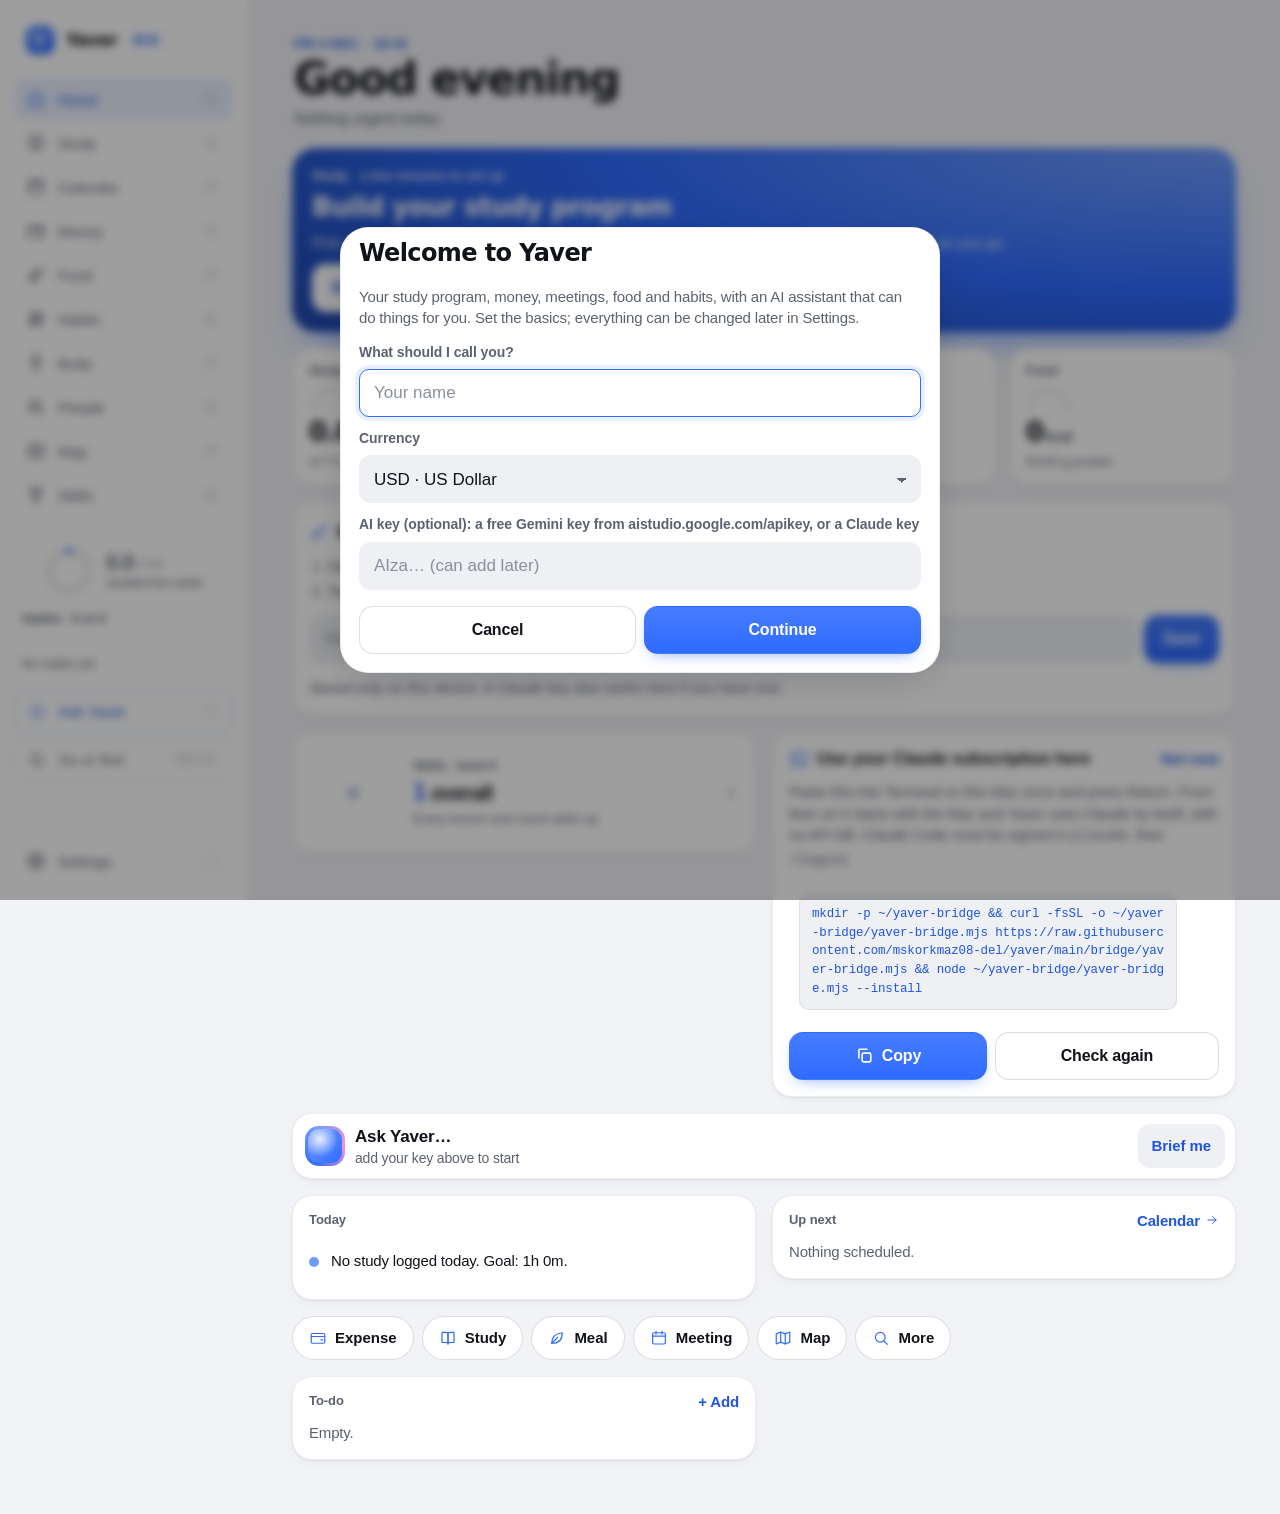
<file: m3/index.html>
<!doctype html>
<html lang="en">
<head>
  <meta charset="utf-8">
  <meta name="viewport" content="width=device-width, initial-scale=1, viewport-fit=cover, interactive-widget=resizes-content">
  <title>Yaver</title>
  <meta name="description" content="Yaver M III: your study program, money, meetings, food, habits and an AI assistant, on phone, iPad and computer.">
  <meta name="theme-color" content="#f5f6fa" media="(prefers-color-scheme: light)">
  <meta name="theme-color" content="#0b0d12" media="(prefers-color-scheme: dark)">
  <meta name="color-scheme" content="light dark">
  <meta name="apple-mobile-web-app-capable" content="yes">
  <meta name="mobile-web-app-capable" content="yes">
  <meta name="apple-mobile-web-app-status-bar-style" content="default">
  <meta name="apple-mobile-web-app-title" content="Yaver">
  <meta name="format-detection" content="telephone=no">
  <link rel="manifest" href="manifest.webmanifest">
  <link rel="icon" href="icons/icon.svg" type="image/svg+xml">
  <link rel="icon" href="icons/icon-192.png" sizes="192x192">
  <link rel="apple-touch-icon" href="icons/apple-touch-icon.png">
  <link rel="stylesheet" href="css/app.css">
  <link rel="modulepreload" href="../vendor/anthropic-sdk.js">
  <script>
    // Theme before first paint, so a light or dark choice never flashes the other one.
    try { const t = localStorage.getItem('yaverTheme'); if (t === 'light' || t === 'dark') document.documentElement.dataset.theme = t; const a = localStorage.getItem('yaverAccent'); if (a) document.documentElement.dataset.accent = a; } catch {}
  </script>
</head>
<body>
  <a class="skip" href="#view">Skip to content</a>
  <main id="view" class="view" tabindex="-1"></main>

  <button id="fab" class="fab" aria-label="Ask Yaver"><span class="fab-gear" data-gear="button" aria-hidden="true"></span></button>

  <span id="sync-dot" class="sync-dot" hidden></span>

  <div id="topbar" class="topbar" aria-hidden="true"><span></span></div>

  <nav class="tabbar" aria-label="Sections">
    <div class="side-brand wide-only"><span class="brand-gear" data-gear="button" aria-hidden="true"></span><b class="wordmark">Yaver</b><small class="edition">M III</small></div>
    <i class="tab-mark" aria-hidden="true"></i>
    <button data-tab="home"></button>
    <button data-tab="study"></button>
    <span class="fab-gap" aria-hidden="true"></span>
    <button data-tab="calendar"></button>
    <button class="wide-only" data-tab="money"></button>
    <button class="wide-only" data-tab="diet"></button>
    <button class="wide-only" data-tab="cetele"></button>
    <button class="wide-only" data-tab="body"></button>
    <button class="wide-only" data-tab="teams"></button>
    <button class="wide-only" data-tab="map"></button>
    <button class="wide-only" data-tab="skills"></button>
    <button class="phone-only" data-more></button>
    <div class="side-gauge side-only" data-gauge></div>
    <button class="side-ask wide-only" data-ask></button>
    <button class="side-cmd side-only" data-cmd></button>
    <button class="wide-only nav-settings" data-tab="settings"></button>
  </nav>

  <script type="module" src="js/app.js"></script>
</body>
</html>
</file>
<file: css/app.css>
/* Yaver: Piltover (v30). The city of progress from the reference stills: a navy night sky with a
   faint art-deco lattice, navy plates trimmed in gold with chamfered corners, ivory marble for what
   to do next, teal glass and hextech blue for the machines. Lessons are written in a yellow ruled
   notebook (two pages side by side on a laptop). Cinzel for titles and eyebrows, Spectral for
   reading, Caveat for handwritten headings in the notebook, Archivo for the interface and IBM Plex
   Mono for every number. */

/* Fonts (SIL Open Font License), self-hosted so Yaver works offline. */
@font-face { font-family: 'Archivo'; font-style: normal; font-display: swap; font-weight: 100 900; font-stretch: 62% 125%; src: url(../fonts/archivo-latin-ext-wdth-normal.woff2) format('woff2-variations'), url(../fonts/archivo-latin-ext-wdth-normal.woff2) format('woff2'); unicode-range: U+0100-02BA, U+02BD-02C5, U+02C7-02CC, U+02CE-02D7, U+02DD-02FF, U+0304, U+0308, U+0329, U+1D00-1DBF, U+1E00-1E9F, U+1EF2-1EFF, U+2020, U+20A0-20AB, U+20AD-20C0, U+2113, U+2C60-2C7F, U+A720-A7FF; }
@font-face { font-family: 'Archivo'; font-style: normal; font-display: swap; font-weight: 100 900; font-stretch: 62% 125%; src: url(../fonts/archivo-latin-wdth-normal.woff2) format('woff2-variations'), url(../fonts/archivo-latin-wdth-normal.woff2) format('woff2'); unicode-range: U+0000-00FF, U+0131, U+0152-0153, U+02BB-02BC, U+02C6, U+02DA, U+02DC, U+0304, U+0308, U+0329, U+2000-206F, U+20AC, U+2122, U+2191, U+2193, U+2212, U+2215, U+FEFF, U+FFFD; }
@font-face { font-family: 'IBM Plex Mono'; font-style: normal; font-display: swap; font-weight: 400; src: url(../fonts/ibm-plex-mono-latin-ext-400-normal.woff2) format('woff2'); unicode-range: U+0100-02BA, U+02BD-02C5, U+02C7-02CC, U+02CE-02D7, U+02DD-02FF, U+0304, U+0308, U+0329, U+1D00-1DBF, U+1E00-1E9F, U+1EF2-1EFF, U+2020, U+20A0-20AB, U+20AD-20C0, U+2113, U+2C60-2C7F, U+A720-A7FF; }
@font-face { font-family: 'IBM Plex Mono'; font-style: normal; font-display: swap; font-weight: 400; src: url(../fonts/ibm-plex-mono-latin-400-normal.woff2) format('woff2'); unicode-range: U+0000-00FF, U+0131, U+0152-0153, U+02BB-02BC, U+02C6, U+02DA, U+02DC, U+0304, U+0308, U+0329, U+2000-206F, U+20AC, U+2122, U+2191, U+2193, U+2212, U+2215, U+FEFF, U+FFFD; }
@font-face { font-family: 'IBM Plex Mono'; font-style: normal; font-display: swap; font-weight: 500; src: url(../fonts/ibm-plex-mono-latin-ext-500-normal.woff2) format('woff2'); unicode-range: U+0100-02BA, U+02BD-02C5, U+02C7-02CC, U+02CE-02D7, U+02DD-02FF, U+0304, U+0308, U+0329, U+1D00-1DBF, U+1E00-1E9F, U+1EF2-1EFF, U+2020, U+20A0-20AB, U+20AD-20C0, U+2113, U+2C60-2C7F, U+A720-A7FF; }
@font-face { font-family: 'IBM Plex Mono'; font-style: normal; font-display: swap; font-weight: 500; src: url(../fonts/ibm-plex-mono-latin-500-normal.woff2) format('woff2'); unicode-range: U+0000-00FF, U+0131, U+0152-0153, U+02BB-02BC, U+02C6, U+02DA, U+02DC, U+0304, U+0308, U+0329, U+2000-206F, U+20AC, U+2122, U+2191, U+2193, U+2212, U+2215, U+FEFF, U+FFFD; }
@font-face { font-family: 'IBM Plex Mono'; font-style: normal; font-display: swap; font-weight: 600; src: url(../fonts/ibm-plex-mono-latin-ext-600-normal.woff2) format('woff2'); unicode-range: U+0100-02BA, U+02BD-02C5, U+02C7-02CC, U+02CE-02D7, U+02DD-02FF, U+0304, U+0308, U+0329, U+1D00-1DBF, U+1E00-1E9F, U+1EF2-1EFF, U+2020, U+20A0-20AB, U+20AD-20C0, U+2113, U+2C60-2C7F, U+A720-A7FF; }
@font-face { font-family: 'IBM Plex Mono'; font-style: normal; font-display: swap; font-weight: 600; src: url(../fonts/ibm-plex-mono-latin-600-normal.woff2) format('woff2'); unicode-range: U+0000-00FF, U+0131, U+0152-0153, U+02BB-02BC, U+02C6, U+02DA, U+02DC, U+0304, U+0308, U+0329, U+2000-206F, U+20AC, U+2122, U+2191, U+2193, U+2212, U+2215, U+FEFF, U+FFFD; }

@font-face { font-family: 'Cinzel'; font-style: normal; font-display: swap; font-weight: 600; src: url(../fonts/cinzel-latin-ext-600-normal.woff2) format('woff2'); unicode-range: U+0100-02BA, U+02BD-02C5, U+02C7-02CC, U+02CE-02D7, U+02DD-02FF, U+0304, U+0308, U+0329, U+1D00-1DBF, U+1E00-1E9F, U+1EF2-1EFF, U+2020, U+20A0-20AB, U+20AD-20C0, U+2113, U+2C60-2C7F, U+A720-A7FF; }
@font-face { font-family: 'Cinzel'; font-style: normal; font-display: swap; font-weight: 600; src: url(../fonts/cinzel-latin-600-normal.woff2) format('woff2'); unicode-range: U+0000-00FF, U+0131, U+0152-0153, U+02BB-02BC, U+02C6, U+02DA, U+02DC, U+0304, U+0308, U+0329, U+2000-206F, U+20AC, U+2122, U+2191, U+2193, U+2212, U+2215, U+FEFF, U+FFFD; }
@font-face { font-family: 'Cinzel'; font-style: normal; font-display: swap; font-weight: 700; src: url(../fonts/cinzel-latin-ext-700-normal.woff2) format('woff2'); unicode-range: U+0100-02BA, U+02BD-02C5, U+02C7-02CC, U+02CE-02D7, U+02DD-02FF, U+0304, U+0308, U+0329, U+1D00-1DBF, U+1E00-1E9F, U+1EF2-1EFF, U+2020, U+20A0-20AB, U+20AD-20C0, U+2113, U+2C60-2C7F, U+A720-A7FF; }
@font-face { font-family: 'Cinzel'; font-style: normal; font-display: swap; font-weight: 700; src: url(../fonts/cinzel-latin-700-normal.woff2) format('woff2'); unicode-range: U+0000-00FF, U+0131, U+0152-0153, U+02BB-02BC, U+02C6, U+02DA, U+02DC, U+0304, U+0308, U+0329, U+2000-206F, U+20AC, U+2122, U+2191, U+2193, U+2212, U+2215, U+FEFF, U+FFFD; }
@font-face { font-family: 'Spectral'; font-style: normal; font-display: swap; font-weight: 400; src: url(../fonts/spectral-latin-ext-400-normal.woff2) format('woff2'); unicode-range: U+0100-02BA, U+02BD-02C5, U+02C7-02CC, U+02CE-02D7, U+02DD-02FF, U+0304, U+0308, U+0329, U+1D00-1DBF, U+1E00-1E9F, U+1EF2-1EFF, U+2020, U+20A0-20AB, U+20AD-20C0, U+2113, U+2C60-2C7F, U+A720-A7FF; }
@font-face { font-family: 'Spectral'; font-style: normal; font-display: swap; font-weight: 400; src: url(../fonts/spectral-latin-400-normal.woff2) format('woff2'); unicode-range: U+0000-00FF, U+0131, U+0152-0153, U+02BB-02BC, U+02C6, U+02DA, U+02DC, U+0304, U+0308, U+0329, U+2000-206F, U+20AC, U+2122, U+2191, U+2193, U+2212, U+2215, U+FEFF, U+FFFD; }
@font-face { font-family: 'Spectral'; font-style: italic; font-display: swap; font-weight: 400; src: url(../fonts/spectral-latin-ext-400-italic.woff2) format('woff2'); unicode-range: U+0100-02BA, U+02BD-02C5, U+02C7-02CC, U+02CE-02D7, U+02DD-02FF, U+0304, U+0308, U+0329, U+1D00-1DBF, U+1E00-1E9F, U+1EF2-1EFF, U+2020, U+20A0-20AB, U+20AD-20C0, U+2113, U+2C60-2C7F, U+A720-A7FF; }
@font-face { font-family: 'Spectral'; font-style: italic; font-display: swap; font-weight: 400; src: url(../fonts/spectral-latin-400-italic.woff2) format('woff2'); unicode-range: U+0000-00FF, U+0131, U+0152-0153, U+02BB-02BC, U+02C6, U+02DA, U+02DC, U+0304, U+0308, U+0329, U+2000-206F, U+20AC, U+2122, U+2191, U+2193, U+2212, U+2215, U+FEFF, U+FFFD; }
@font-face { font-family: 'Spectral'; font-style: normal; font-display: swap; font-weight: 600; src: url(../fonts/spectral-latin-ext-600-normal.woff2) format('woff2'); unicode-range: U+0100-02BA, U+02BD-02C5, U+02C7-02CC, U+02CE-02D7, U+02DD-02FF, U+0304, U+0308, U+0329, U+1D00-1DBF, U+1E00-1E9F, U+1EF2-1EFF, U+2020, U+20A0-20AB, U+20AD-20C0, U+2113, U+2C60-2C7F, U+A720-A7FF; }
@font-face { font-family: 'Spectral'; font-style: normal; font-display: swap; font-weight: 600; src: url(../fonts/spectral-latin-600-normal.woff2) format('woff2'); unicode-range: U+0000-00FF, U+0131, U+0152-0153, U+02BB-02BC, U+02C6, U+02DA, U+02DC, U+0304, U+0308, U+0329, U+2000-206F, U+20AC, U+2122, U+2191, U+2193, U+2212, U+2215, U+FEFF, U+FFFD; }
@font-face { font-family: 'Edu Hand'; font-style: normal; font-display: swap; font-weight: 400 700; src: url(../fonts/edu-hand-latin-ext-wght-normal.woff2) format('woff2'); unicode-range: U+0100-02BA, U+02BD-02C5, U+02C7-02CC, U+02CE-02D7, U+02DD-02FF, U+0304, U+0308, U+0329, U+1D00-1DBF, U+1E00-1E9F, U+1EF2-1EFF, U+2020, U+20A0-20AB, U+20AD-20C4, U+2113, U+2C60-2C7F, U+A720-A7FF; }
@font-face { font-family: 'Edu Hand'; font-style: normal; font-display: swap; font-weight: 400 700; src: url(../fonts/edu-hand-latin-wght-normal.woff2) format('woff2'); unicode-range: U+0000-00FF, U+0131, U+0152-0153, U+02BB-02BC, U+02C6, U+02DA, U+02DC, U+0304, U+0308, U+0329, U+2000-206F, U+20AC, U+2122, U+2191, U+2193, U+2212, U+2215, U+FEFF, U+FFFD; }
@font-face { font-family: 'Caveat'; font-style: normal; font-display: swap; font-weight: 600; src: url(../fonts/caveat-latin-ext-600-normal.woff2) format('woff2'); unicode-range: U+0100-02BA, U+02BD-02C5, U+02C7-02CC, U+02CE-02D7, U+02DD-02FF, U+0304, U+0308, U+0329, U+1D00-1DBF, U+1E00-1E9F, U+1EF2-1EFF, U+2020, U+20A0-20AB, U+20AD-20C0, U+2113, U+2C60-2C7F, U+A720-A7FF; }
@font-face { font-family: 'Caveat'; font-style: normal; font-display: swap; font-weight: 600; src: url(../fonts/caveat-latin-600-normal.woff2) format('woff2'); unicode-range: U+0000-00FF, U+0131, U+0152-0153, U+02BB-02BC, U+02C6, U+02DA, U+02DC, U+0304, U+0308, U+0329, U+2000-206F, U+20AC, U+2122, U+2191, U+2193, U+2212, U+2215, U+FEFF, U+FFFD; }

:root {
  --bg: #10151f;
  --plate: #151d2c;
  --plate-2: #1b2539;
  --plate-3: #223049;
  --sunk: #0c111a;
  --line: #2a3550;
  --line-2: #3b4866;
  --text: #f1e9d8;
  --muted: #b4ab98;
  --dim: #8a8374;
  --lume: #e2b660;
  --lume-2: #f4dca4;
  --lume-ink: #1a1206;
  --lume-soft: rgba(226, 182, 96, .12);
  --steel: #74b7b0;
  --ok: #7dcfa0;
  --warn: #e8975a;
  --red: #e57a6a;
  --violet: #b9a8ee;
  --blue: #7fb2d9;
  /* hextech blue: Yaver's AI and the crystals */
  --hex: #5fd8ff;
  --hex-2: #bff6ff;
  --hex-soft: rgba(95, 216, 255, .12);
  /* older names the screens still use inline */
  --accent: var(--lume);
  --amber: var(--warn);
  --track: #232d42;
  --r: 16px;
  --r-sm: 11px;
  /* gold trim on plates, and its brighter corner line */
  --trim: rgba(214, 177, 99, .3);
  --trim-2: rgba(232, 196, 120, .8);
  --ink-blue: #23408e;
  --display: "Cinzel", "Trajan Pro", Georgia, serif;
  --serif: "Spectral", Georgia, "Times New Roman", serif;
  --hand: "Edu Hand", "Caveat", "Bradley Hand", "Segoe Print", cursive;
  --sans: "Archivo", "Helvetica Neue", Arial, sans-serif;
  --mono: "IBM Plex Mono", ui-monospace, "SF Mono", Menlo, monospace;
  --code: "IBM Plex Mono", ui-monospace, "SF Mono", Menlo, monospace;
  --safe-b: env(safe-area-inset-bottom, 0px);
  --safe-t: env(safe-area-inset-top, 0px);
  --ease: cubic-bezier(.2, .8, .2, 1);
  color-scheme: dark;
}

/* ---------- Base ---------- */
* { box-sizing: border-box; -webkit-tap-highlight-color: transparent; }
html { background: var(--bg); }
body {
  margin: 0; min-height: 100vh;
  font: 400 16px/1.5 var(--sans); font-stretch: 100%; color: var(--text);
  background: radial-gradient(120% 50% at 50% -8%, #1d2a42 0%, rgba(16, 21, 31, 0) 62%) fixed, var(--bg);
  -webkit-font-smoothing: antialiased; overscroll-behavior-y: none;
}
/* the strip under the iPhone status bar */
body::before { content: ""; position: fixed; z-index: 35; left: 0; right: 0; top: 0; height: var(--safe-t); background: var(--bg); pointer-events: none; }
body.chat-open { overflow: hidden; }
button { font: inherit; color: inherit; background: none; border: 0; padding: 0; cursor: pointer; text-align: inherit; }
a { color: var(--lume); text-decoration: none; }
h1, h2, h3, h4, p { margin: 0; }
.i { width: 20px; height: 20px; fill: none; stroke: currentColor; stroke-width: 1.6; stroke-linecap: round; stroke-linejoin: round; flex: none; }
.mono, .num { font-family: var(--mono); font-variant-numeric: tabular-nums; letter-spacing: -.01em; }
.muted { color: var(--muted); }
.dim { color: var(--dim); }
.small { font-size: 14px; line-height: 1.45; }
.accent { color: var(--lume); }
.bad { color: var(--red); }
.center { text-align: center; }
input, textarea, select, .slot-t, .when, .code, kbd { font-variant-numeric: tabular-nums; }

.view {
  max-width: 560px; margin: 0 auto;
  padding: calc(var(--safe-t) + 14px) 14px calc(var(--safe-b) + 118px);
  display: flex; flex-direction: column; gap: 12px;
  opacity: 0; transition: opacity .2s;
}
body.ready .view { opacity: 1; }

/* ---------- Type: wordmark, eyebrows, headings ---------- */
.wordmark { font: 700 13px var(--sans); font-stretch: 125%; letter-spacing: .32em; text-transform: uppercase; color: var(--text); }
.label, .eyebrow, .tile-k, .list-day, .field, .stat-row small, .now-line span, .md-table th, .heat-legend {
  font: 600 11px/1.3 var(--sans); font-stretch: 115%; letter-spacing: .16em; text-transform: uppercase; color: var(--muted);
}
.path { font: 500 11px var(--mono); letter-spacing: .06em; text-transform: uppercase; color: var(--dim); margin-bottom: 6px; }
.path b { color: var(--lume); font-weight: 500; }
.page-head { position: relative; display: flex; align-items: flex-end; justify-content: space-between; gap: 12px; padding: 8px 2px 16px; border-bottom: 1px solid var(--line); margin-bottom: 2px; }
.page-head h1 { font: 700 30px/1.06 var(--sans); font-stretch: 82%; letter-spacing: -.01em; text-wrap: balance; }
.page-head h1 .num { font: 600 .9em var(--mono); letter-spacing: -.03em; }
.lesson-h1 { font-size: 22px !important; }
.sheet h2, .chat-empty h2, .step-title, .md-h, .setup h3 { font-family: var(--sans); font-weight: 700; font-stretch: 86%; letter-spacing: -.005em; }
.link { color: var(--lume); font: 600 12px var(--sans); font-stretch: 112%; letter-spacing: .1em; text-transform: uppercase; display: inline-flex; align-items: center; gap: 4px; }
.link .i { width: 14px; height: 14px; }

/* ---------- Plates (cards) ---------- */
.plate, .card, .tile, .ct-row, .set-group, .wc-day, .flash, .lesson-main, .stat-row, .switch {
  background: linear-gradient(180deg, var(--plate-2), var(--plate)); border: 1px solid var(--line); border-radius: var(--r);
  position: relative;
}
/* a fine brushed grain on the larger plates */
.plate::after, .card::after, .lesson-main::after { content: ""; position: absolute; inset: 0; border-radius: inherit; pointer-events: none; background: repeating-linear-gradient(90deg, rgba(255, 255, 255, .012) 0 1px, transparent 1px 3px); }
.card { padding: 14px 16px; display: flex; flex-direction: column; gap: 10px; }
button.card, button.plate { width: 100%; text-align: left; }
.card-head { display: flex; justify-content: space-between; align-items: center; gap: 8px; }
.grid2 { display: grid; grid-template-columns: 1fr 1fr; gap: 10px; }

/* ---------- Buttons ---------- */
.btn {
  display: inline-flex; align-items: center; justify-content: center; gap: 8px; min-height: 46px; padding: 0 16px; max-width: 100%;
  border-radius: 12px; border: 1px solid var(--line-2); background: transparent; color: var(--text);
  font: 600 13px var(--sans); font-stretch: 110%; letter-spacing: .08em; text-transform: uppercase; white-space: nowrap; overflow: hidden; text-overflow: ellipsis;
}
.btn .i { width: 17px; height: 17px; stroke-width: 2; }
.btn.primary { background: var(--lume); border-color: var(--lume); color: var(--lume-ink); box-shadow: 0 0 0 1px rgba(0, 0, 0, .3), 0 6px 18px rgba(226, 182, 96, .14); }
.btn.ghost { background: rgba(255, 255, 255, .02); }
.btn.danger { color: var(--red); border-color: rgba(239, 122, 109, .4); }
.btn:disabled { opacity: .45; }
.btn-row { display: flex; gap: 8px; flex-wrap: wrap; }
.btn-row > .btn { flex: 1 1 auto; }
.icon-btn {
  width: 40px; height: 40px; border-radius: 11px; display: inline-grid; place-items: center; flex: none;
  border: 1px solid var(--line-2); background: rgba(255, 255, 255, .02); color: var(--text);
}
.icon-btn .i { width: 19px; height: 19px; }
.icon-btn.primary, .send { background: var(--lume); border-color: var(--lume); color: var(--lume-ink); }
.chip { padding: 8px 12px; border-radius: 10px; border: 1px solid var(--line-2); background: rgba(255, 255, 255, .02); font: 500 14px var(--sans); color: var(--text); }
.chip.on { border-color: var(--lume); color: var(--lume); background: var(--lume-soft); }
.chip:disabled { opacity: .4; }
.chip .i { width: 14px; height: 14px; vertical-align: -2px; }
.chips { display: flex; flex-wrap: wrap; gap: 6px; }
.arrow { display: inline-block; transition: transform .25s var(--ease); }
.btn:hover .arrow, .btn:hover .i { transform: translateX(0); }

/* ---------- Home ---------- */
.home-head { display: flex; align-items: center; gap: 12px; padding: 6px 2px 4px; }
.home-head .wordmark { margin-right: auto; }
.clock { display: inline-flex; align-items: center; gap: 8px; font: 500 12px var(--mono); letter-spacing: .06em; color: var(--muted); white-space: nowrap; }
.tick { width: 6px; height: 6px; border-radius: 50%; background: var(--lume); box-shadow: 0 0 8px rgba(226, 182, 96, .7); animation: tick 1s steps(1) infinite; }
@keyframes tick { 50% { opacity: .25; box-shadow: none; } }
.home-head .icon-btn .i { transition: transform .6s var(--ease); }
.home-head .icon-btn:active .i { transform: rotate(60deg); }

/* Çetele dial plate */
.ct-plate { display: grid; grid-template-columns: 126px minmax(0, 1fr); gap: 14px; align-items: center; padding: 14px 16px 14px 12px; overflow: hidden; }
.ct-plate > :not(.ct-train) { position: relative; z-index: 1; }
/* a brass gear train turning behind the dial */
.ct-train { position: absolute; left: -30px; bottom: -36px; width: 150px; height: 120px; opacity: .5; pointer-events: none; }
.next-train { display: none; }
.cetdial .cd-face { fill: #12161a; stroke: #2e353e; stroke-width: 1; }
.cetdial { width: 126px; height: 126px; display: block; overflow: visible; }
.cetdial circle { fill: none; }
.cd-track { stroke: var(--line); stroke-width: 7; }
.cd-seg { stroke: var(--steel); stroke-width: 7; transition: stroke-dasharray 1.1s var(--ease); }
.cd-seg.met { stroke: var(--lume); filter: drop-shadow(0 0 3px rgba(226, 182, 96, .45)); }
.cd-t { stroke: #343b44; stroke-width: 1; }
.cd-t5 { stroke: #67727e; stroke-width: 1.2; }
.cetdial .cd-cap { fill: #171b20; stroke: var(--line-2); stroke-width: .8; }
.cd-num { font: 600 28px var(--mono); fill: var(--text); letter-spacing: -.03em; }
.cd-of { font-size: 15px; fill: var(--muted); }
.cd-sub { font: 600 7.5px var(--sans); font-stretch: 115%; letter-spacing: .22em; fill: var(--muted); }
.cetdial .run-m { animation: sweep 3600s linear infinite; }
@keyframes sweep { to { transform: rotate(360deg); } }
.mins { display: flex; flex-direction: column; gap: 8px; min-width: 0; }
.mins-h { display: flex; justify-content: space-between; align-items: baseline; gap: 2px 8px; flex-wrap: wrap; }
.mins-h b { font: 700 19px var(--sans); font-stretch: 86%; }
.m { display: grid; grid-template-columns: minmax(0, 1fr) auto; gap: 3px 8px; font-size: 14px; line-height: 1.2; }
.m span:first-child { white-space: nowrap; overflow: hidden; text-overflow: ellipsis; }
.m span:last-child { font: 500 12px var(--mono); color: var(--muted); }
.m i { grid-column: 1 / -1; height: 3px; background: var(--line); border-radius: 2px; overflow: hidden; display: block; }
.m i::before { content: ""; display: block; height: 100%; width: var(--w); background: var(--steel); border-radius: 2px; }
.m.met i::before { background: var(--lume); }
.m.met span:first-child { color: var(--lume-2); }
.m.met span:last-child { color: var(--lume); }

/* Next lesson plate */
.next { padding: 16px 16px 14px; display: flex; flex-direction: column; gap: 12px; }
.next .meta { display: flex; flex-wrap: wrap; gap: 4px 12px; font: 500 12px var(--mono); color: var(--muted); text-transform: uppercase; letter-spacing: .04em; }
.next .meta b { color: var(--lume); font-weight: 600; }
.next h2 { font: 700 24px/1.12 var(--sans); font-stretch: 84%; letter-spacing: -.01em; text-wrap: balance; display: -webkit-box; -webkit-line-clamp: 3; -webkit-box-orient: vertical; overflow: hidden; }
.next .btn-row > .btn { flex: 1 1 0; }

/* Gauges */
.gauges { display: grid; grid-template-columns: 1fr 1fr; gap: 8px; }
.g { padding: 12px 12px 12px 14px; display: flex; flex-direction: column; gap: 5px; min-width: 0; }
.g strong { font: 600 22px/1.1 var(--mono); letter-spacing: -.03em; white-space: nowrap; overflow: hidden; text-overflow: ellipsis; }
.g strong small { font-size: 13px; color: var(--muted); margin-left: 2px; }
.g > small { font-size: 13px; color: var(--muted); white-space: nowrap; overflow: hidden; text-overflow: ellipsis; }
.arc { width: 46px; height: 26px; display: block; }
.arc path { fill: none; stroke-width: 4; stroke-linecap: round; }
.arc-t { stroke: var(--line); }
.arc-v { stroke: var(--lume); transition: stroke-dasharray 1s var(--ease); }
.arc.steel .arc-v { stroke: var(--steel); }
.arc.ok .arc-v { stroke: var(--ok); }
.arc.warn .arc-v { stroke: var(--warn); }
.arc.over .arc-v { stroke: var(--red); }

/* Ask bar */
.ask { display: flex; align-items: center; gap: 10px; padding: 8px 8px 8px 10px; cursor: pointer; min-height: 60px; border-color: rgba(95, 216, 255, .26); box-shadow: inset 0 0 22px rgba(95, 216, 255, .05); }
.ask-gem { width: 30px; height: 38px; flex: none; display: block; }
.ask-text { flex: 1; min-width: 0; display: flex; flex-direction: column; }
.ask-text b { font-weight: 500; font-size: 15px; color: var(--text); }
.ask-text small { font: 12px var(--mono); color: var(--dim); white-space: nowrap; overflow: hidden; text-overflow: ellipsis; }
.ask-cta { flex: none; height: 42px; padding: 0 14px; border-radius: 11px; border: 1px solid var(--line-2); background: var(--plate-2); font: 600 14px var(--sans); letter-spacing: -.005em; color: var(--text); }

.setup { padding: 16px; display: flex; flex-direction: column; gap: 10px; border-color: rgba(226, 182, 96, .45); }
.setup h3 { font-size: 18px; display: flex; gap: 8px; align-items: center; }
.setup h3 .i { color: var(--lume); }
.setup ol { margin: 0; padding-left: 18px; display: grid; gap: 4px; font-size: 14px; color: var(--muted); }
.setup ol b { color: var(--text); font-weight: 600; }
.setup .key-row { display: flex; gap: 8px; }
.setup .key-row input { flex: 1; }

/* Quick log keys */
.quick { display: grid; grid-template-columns: repeat(5, 1fr); gap: 6px; }
.quick button {
  display: flex; flex-direction: column; align-items: center; gap: 6px; padding: 12px 2px 10px; min-width: 0;
  border: 1px solid var(--line); border-radius: 13px; background: linear-gradient(180deg, var(--plate-2), var(--plate));
  font: 600 10px var(--sans); font-stretch: 108%; letter-spacing: .08em; text-transform: uppercase; color: var(--muted);
  box-shadow: inset 0 1px 0 rgba(255, 255, 255, .03);
}
.quick button .i { color: var(--text); width: 21px; height: 21px; }

/* Tiles */
.tiles { display: grid; grid-template-columns: 1fr 1fr; gap: 8px; }
.tile { padding: 14px; display: flex; flex-direction: column; gap: 8px; min-height: 118px; text-align: left; }
.tile-k { display: flex; align-items: center; gap: 6px; }
.tile-k .i { width: 14px; height: 14px; }
.tile-v { font: 600 24px/1.1 var(--mono); letter-spacing: -.03em; }
.tile-v small { font-size: 13px; color: var(--muted); font-weight: 500; letter-spacing: 0; }
.tile-s { font-size: 13px; color: var(--muted); margin-top: auto; }
.tile-ring { display: flex; align-items: center; gap: 10px; }
.tile-ring .tile-s { margin: 0; }

/* ---------- Bars ---------- */
.bar { height: 4px; background: var(--track); overflow: hidden; border-radius: 2px; }
.bar > div { height: 100%; background: var(--lume); border-radius: 2px; transition: width .6s var(--ease); }
.bar.warn > div { background: var(--warn); }
.bar.over > div { background: var(--red); }
.bar.thick { height: 8px; }
.segs { display: grid; grid-template-columns: repeat(7, 1fr); gap: 4px; }
.segs i { height: 24px; background: var(--track); border-radius: 6px; display: grid; place-items: center; font: 500 10px var(--mono); font-style: normal; color: var(--dim); }
.segs i.on { background: var(--lume); color: var(--lume-ink); }
.segs i.part { background: rgba(116, 183, 176, .28); color: var(--text); }
.segs i.today { outline: 1px solid var(--muted); outline-offset: 1px; }
.segs.wk i { height: 18px; }

/* ---------- Agenda / tasks ---------- */
.agenda-row { display: flex; gap: 12px; align-items: center; padding: 10px 0; border-top: 1px solid var(--line); width: 100%; text-align: left; font-size: 15px; }
.card > .agenda-row:first-of-type, .eyebrow + .agenda-row { border-top: 0; }
.agenda-row.more-row { display: none; }
.show-all .agenda-row.more-row { display: flex; animation: rise .35s var(--ease) both; }
.more-toggle { align-self: flex-start; }
.when { font: 500 13px var(--mono); width: 64px; flex: none; display: flex; flex-direction: column; color: var(--lume-2); }
.when small { color: var(--dim); font-size: 11px; }
.what { display: flex; flex-direction: column; min-width: 0; }
.what b { font-weight: 600; white-space: nowrap; overflow: hidden; text-overflow: ellipsis; }
.what small { color: var(--muted); font-size: 13px; }
.dot { width: 8px; height: 8px; border-radius: 50%; flex: none; background: var(--dim); }
.dot[data-k="study"], .dot[data-k="course"], .dot[data-k="roadmap"] { background: var(--steel); }
.dot[data-k="money"] { background: var(--warn); }
.dot[data-k="task"] { background: var(--red); }
.dot[data-k="cetele"], .dot[data-k="meeting"] { background: var(--lume); }
.dot[data-k="diet"] { background: var(--ok); }
.dot[data-k="teams"] { background: var(--warn); }
.dot.warn { background: var(--warn); }
.dot.ok { background: var(--ok); }
.team-pick { margin: 4px 0 14px; }
.team-pick .muted { font-size: 12px; margin-left: 4px; }
.need .need-row { display: flex; align-items: center; gap: 12px; padding: 8px 0; border-top: 1px solid var(--line); }
.need .need-row:first-of-type { border-top: 0; }
.need .small-btn { padding: 6px 12px; min-height: 0; font-size: 13px; }
.list-day .link { display: inline-flex; align-items: center; gap: 4px; font-size: 13px; }
.list-day .link .i { width: 14px; height: 14px; }
.list-day.sub { padding-top: 10px; font-size: 12px; color: var(--muted); }
.row-side { flex: none; color: var(--muted); text-align: right; }
.row-time { flex: none; width: 44px; color: var(--muted); }
.head-btns { display: flex; gap: 8px; }
.task { display: flex; align-items: center; gap: 12px; padding: 9px 0; transition: opacity .3s; border-top: 1px solid var(--line); cursor: pointer; }
.task:first-of-type, .card-head + .task, .label + .task { border-top: 0; }
.task input { appearance: none; -webkit-appearance: none; width: 20px; height: 20px; border: 1.5px solid var(--line-2); border-radius: 6px; flex: none; padding: 0; background: var(--sunk); position: relative; cursor: pointer; }
.task input:checked { background: var(--lume); border-color: var(--lume); }
.task input:checked::after { content: ""; position: absolute; left: 6px; top: 2px; width: 5px; height: 10px; border: solid var(--lume-ink); border-width: 0 2px 2px 0; transform: rotate(45deg); }
.task span { flex: 1; }
.task small { font: 12px var(--mono); color: var(--dim); }
.task small.overdue { color: var(--red); }
.task.done { opacity: .4; text-decoration: line-through; }

/* ---------- Lists ---------- */
.list { display: flex; flex-direction: column; }
.list-day { display: flex; justify-content: space-between; padding: 16px 4px 8px; }
.row {
  display: flex; align-items: center; gap: 12px; width: 100%; text-align: left;
  padding: 12px 14px; background: var(--plate); border: 1px solid var(--line); border-top-width: 0;
}
.list-day + .row { border-top-width: 1px; border-radius: var(--r-sm) var(--r-sm) 0 0; }
.row:last-child, .row:has(+ .list-day) { border-radius: 0 0 var(--r-sm) var(--r-sm); }
.list-day + .row:last-child, .list-day + .row:has(+ .list-day) { border-radius: var(--r-sm); }
.row-main { flex: 1; display: flex; flex-direction: column; min-width: 0; }
.row-main b { font-weight: 600; white-space: nowrap; overflow: hidden; text-overflow: ellipsis; }
.row-main small { color: var(--muted); font-size: 13px; white-space: nowrap; overflow: hidden; text-overflow: ellipsis; }
.row-amt { font: 500 14px var(--mono); }
.add-row { color: var(--dim); justify-content: center; font: 12px var(--mono); }
.empty { text-align: center; padding: 28px 16px; color: var(--muted); font-size: 14px; border: 1px dashed var(--line-2); border-radius: var(--r); }
.empty code { font: 12px var(--mono); color: var(--lume); }

/* ---------- Charts ---------- */
.barlist { display: flex; flex-direction: column; gap: 10px; }
.barrow { display: grid; grid-template-columns: 104px 1fr auto; gap: 10px; align-items: center; font-size: 14px; }
.bl { white-space: nowrap; overflow: hidden; text-overflow: ellipsis; display: flex; align-items: center; gap: 7px; }
.bt { height: 6px; background: var(--track); overflow: hidden; border-radius: 3px; }
.bf { height: 100%; background: var(--lume); border-radius: 3px; transition: width .6s var(--ease); }
.bv { font: 12px var(--mono); color: var(--muted); text-align: right; }
.cols { display: flex; gap: 6px; align-items: flex-end; height: 132px; }
.col { flex: 1; display: flex; flex-direction: column; align-items: center; gap: 4px; height: 100%; min-width: 0; }
.cv { font: 10px var(--mono); color: var(--muted); white-space: nowrap; height: 13px; }
.cbar { flex: 1; width: 100%; display: flex; align-items: flex-end; background: rgba(255, 255, 255, .02); border-radius: 4px; }
.cbar div { width: 100%; min-height: 2px; background: var(--line-2); border-radius: 4px; transition: height .6s var(--ease); }
.col.hl .cbar div { background: var(--lume); }
.cl { font: 11px var(--mono); color: var(--dim); }
.col.hl .cl { color: var(--lume); }
.ring { position: relative; flex: none; }
.ring svg { width: 100%; height: 100%; display: block; }
.ring circle { transition: stroke-dashoffset .8s var(--ease); }
.ring-label { position: absolute; inset: 0; display: grid; place-content: center; text-align: center; line-height: 1.1; }
.ring-label b { font: 600 1.05em var(--mono); letter-spacing: -.03em; }
.ring-label small { font: 10px var(--mono); color: var(--muted); }
.switch { display: flex; align-items: center; justify-content: space-between; padding: 3px; border-radius: 12px; }
.switch button { width: 40px; height: 36px; border-radius: 9px; display: grid; place-items: center; color: var(--muted); }
.switch button:disabled { opacity: .2; }
.switch span { font: 500 13px var(--mono); }
.heat { display: grid; grid-auto-flow: column; grid-template-rows: repeat(7, 1fr); gap: 3px; }
.heat i, .heat-legend i { aspect-ratio: 1; border-radius: 3px; background: var(--track); display: block; }
.l1 { background: rgba(226, 182, 96, .22) !important; }
.l2 { background: rgba(226, 182, 96, .45) !important; }
.l3 { background: rgba(226, 182, 96, .72) !important; }
.l4 { background: var(--lume) !important; }
.heat-legend { display: flex; align-items: center; gap: 3px; justify-content: flex-end; letter-spacing: .08em; }
.heat-legend i { width: 10px; }
.heat-legend span { margin: 0 4px; }

/* ---------- Calendar ---------- */
.week-nav { display: flex; align-items: center; gap: 2px; }
.week-nav > button { width: 28px; color: var(--muted); display: grid; place-items: center; flex: none; }
.days { display: flex; gap: 5px; overflow-x: auto; scroll-snap-type: x mandatory; flex: 1; scrollbar-width: none; padding: 2px; }
.days::-webkit-scrollbar { display: none; }
.day {
  flex: 0 0 calc((100% - 30px) / 7); scroll-snap-align: start; display: flex; flex-direction: column; align-items: center; gap: 2px;
  padding: 8px 0 6px; border-radius: 11px; border: 1px solid var(--line); background: var(--plate);
}
.day small { font: 600 10px var(--sans); font-stretch: 112%; letter-spacing: .1em; color: var(--dim); text-transform: uppercase; }
.day b { font: 600 16px var(--mono); }
.day i { width: 4px; height: 4px; border-radius: 50%; background: transparent; }
.day i.has { background: var(--lume); }
.day.now { border-color: var(--line-2); }
.day.now b { color: var(--lume); }
.day.sel { background: var(--lume); border-color: var(--lume); }
.day.sel small, .day.sel b { color: var(--lume-ink); }
.day.sel i.has { background: var(--lume-ink); }
.timeline { display: flex; flex-direction: column; gap: 6px; }
.event { display: flex; gap: 12px; width: 100%; padding: 12px 14px; background: var(--plate); border: 1px solid var(--line); border-radius: var(--r-sm); box-shadow: inset 2px 0 0 var(--lume); text-align: left; }
.ev-time { display: flex; flex-direction: column; width: 48px; flex: none; font: 500 13px var(--mono); color: var(--lume-2); }
.ev-time small { color: var(--dim); font-size: 11px; }
.ev-body { display: flex; flex-direction: column; gap: 2px; min-width: 0; }
.ev-body small { font-size: 13px; color: var(--muted); }
.event.apple { box-shadow: inset 2px 0 0 var(--evc, var(--muted)); }
.event.apple .ev-time { color: var(--muted); }
.ev-body small.ev-src { color: var(--dim); font-size: 12px; }
.cal-sync { display: flex; align-items: center; justify-content: space-between; gap: 12px; margin: 14px 0 0; padding: 10px 14px; border: 1px solid var(--line); border-radius: var(--r-sm); color: var(--muted); }
.cal-sync.warn { color: var(--text); }
.cal-sync .link { flex: none; display: inline-flex; align-items: center; gap: 6px; }
.cal-sync .link svg { width: 16px; height: 16px; }
.apple-ev { display: flex; flex-direction: column; gap: 6px; margin: 0 0 12px; }
.apple-ev p { margin: 0; }

/* ---------- Study ---------- */
.stat-row { display: grid; grid-template-columns: repeat(3, 1fr); border-radius: var(--r); }
.stat-row > div { padding: 12px 14px; display: flex; flex-direction: column; gap: 2px; border-left: 1px solid var(--line); min-width: 0; }
.stat-row > div:first-child { border-left: 0; }
.stat-row b { font: 600 21px var(--mono); letter-spacing: -.03em; }
.stat-row small { letter-spacing: .1em; }
.focus-clock { font: 500 60px/1 var(--mono); text-align: center; letter-spacing: -.04em; padding: 8px 0 2px; }
.focus-clock.sm { font-size: 44px; padding: 2px 0; }
.focus-sub { text-align: center; color: var(--muted); font: 13px var(--mono); }
.presets { display: grid; grid-template-columns: repeat(4, 1fr); gap: 6px; }
.presets .chip { text-align: center; padding: 10px 0; font-family: var(--mono); }
.roadmap { display: flex; flex-direction: column; gap: 6px; }
.roadmap.compact { gap: 4px; padding: 4px 0; }
.roadmap.current .card-head .small:first-child { color: var(--lume); }
.focus.running, .timer.running { border-color: rgba(226, 182, 96, .5); box-shadow: 0 0 0 1px rgba(226, 182, 96, .1), 0 0 30px rgba(226, 182, 96, .06); }

/* ---------- Diet ---------- */
.diet-top { flex-direction: row; align-items: center; gap: 16px; }
.macros { flex: 1; display: flex; flex-direction: column; gap: 10px; }
.macro-top { display: flex; justify-content: space-between; font-size: 13px; margin-bottom: 5px; color: var(--muted); }
.macro-top b { font: 500 12px var(--mono); color: var(--text); }
.macro-top small { color: var(--dim); font-weight: 400; }
.water { display: grid; grid-template-columns: repeat(8, 1fr); gap: 5px; }
.glass { height: 32px; border-radius: 7px; border: 1px solid var(--line-2); background: var(--sunk); }
.glass.full { background: linear-gradient(180deg, #a9c6e0, var(--blue)); border-color: var(--blue); }

/* ---------- Map ---------- */
.map-wrap { position: relative; border: 1px solid var(--line); border-radius: var(--r); overflow: hidden; height: 46vh; min-height: 300px; background: var(--plate); }
#map { position: absolute; inset: 0; }
.map-search { display: flex; gap: 8px; }
.map-search input { flex: 1; }
.map-locate { position: absolute; right: 10px; bottom: 10px; z-index: 500; }
.leaflet-container { background: var(--plate); font-family: var(--sans); }
.leaflet-tile-pane { filter: grayscale(1) invert(1) brightness(.82) contrast(.92) sepia(.12) hue-rotate(170deg); }
.leaflet-control-attribution { background: rgba(16, 21, 31, .82) !important; color: var(--dim) !important; font-size: 9px !important; }
.leaflet-control-attribution a { color: var(--muted) !important; }
.leaflet-control-zoom a { background: var(--plate-2) !important; color: var(--text) !important; border-color: var(--line) !important; }
.leaflet-popup-content-wrapper, .leaflet-popup-tip { background: var(--plate-2); color: var(--text); border-radius: 10px; box-shadow: none; border: 1px solid var(--line-2); }
.leaflet-popup-content { margin: 10px 12px; font-size: 13px; }
.leaflet-popup-content a { color: var(--lume); }
.pin { width: 14px; height: 14px; background: var(--lume); border: 2px solid var(--bg); border-radius: 50%; box-shadow: 0 0 0 1px var(--lume), 0 0 10px rgba(226, 182, 96, .6); }
.pin.me { background: var(--blue); box-shadow: 0 0 0 6px rgba(127, 178, 217, .25); }
.place-row .row-amt { font-size: 12px; color: var(--muted); }

/* ---------- Forms & sheets ---------- */
.field { display: flex; flex-direction: column; gap: 7px; letter-spacing: .12em; }
.field.check { flex-direction: row; justify-content: space-between; align-items: center; color: var(--text); font: 400 15px var(--sans); text-transform: none; letter-spacing: 0; gap: 12px; }
input, select, textarea {
  font: 400 16px var(--sans); color: var(--text); background: var(--sunk); border: 1px solid var(--line-2); border-radius: var(--r-sm);
  padding: 12px 13px; width: 100%; outline: none; -webkit-appearance: none; appearance: none; text-transform: none; letter-spacing: 0;
  transition: border-color .2s, box-shadow .2s;
}
input::placeholder, textarea::placeholder { color: var(--dim); }
input:focus, select:focus, textarea:focus { border-color: var(--lume); box-shadow: 0 0 0 3px rgba(226, 182, 96, .12); }
select { background-image: linear-gradient(45deg, transparent 50%, var(--muted) 50%), linear-gradient(135deg, var(--muted) 50%, transparent 50%); background-position: calc(100% - 18px) 52%, calc(100% - 13px) 52%; background-size: 5px 5px; background-repeat: no-repeat; padding-right: 32px; }
.field.check input { appearance: none; -webkit-appearance: none; width: 46px; height: 28px; border-radius: 14px; background: var(--line-2); border: 0; position: relative; padding: 0; flex: none; transition: background .2s; box-shadow: inset 0 1px 3px rgba(0, 0, 0, .4); }
.field.check input::after { content: ""; position: absolute; top: 3px; left: 3px; width: 22px; height: 22px; border-radius: 50%; background: linear-gradient(180deg, #f2f4f6, #b9c2cb); box-shadow: 0 1px 3px rgba(0, 0, 0, .5); transition: transform .22s var(--ease); }
.field.check input:checked { background: var(--lume); }
.field.check input:checked::after { transform: translateX(18px); }
.form { gap: 14px; }
.form .label { margin-top: 8px; }
.sheet-wrap { position: fixed; inset: 0; z-index: 60; background: rgba(0, 0, 0, 0); display: flex; align-items: flex-end; justify-content: center; transition: background .2s; }
.sheet-wrap.open { background: rgba(4, 6, 8, .66); backdrop-filter: blur(2px); -webkit-backdrop-filter: blur(2px); }
.sheet {
  width: 100%; max-width: 560px; max-height: 92vh; overflow-y: auto;
  background: linear-gradient(180deg, var(--plate-2), var(--plate)); border: 1px solid var(--line-2); border-bottom: 0; border-radius: 22px 22px 0 0;
  padding: 8px 16px calc(var(--safe-b) + 16px); transform: translateY(100%); transition: transform .3s cubic-bezier(.2, .9, .3, 1);
  display: flex; flex-direction: column; gap: 12px;
}
.sheet-wrap.open .sheet { transform: none; }
.grabber { width: 38px; height: 4px; border-radius: 2px; background: var(--line-2); margin: 4px auto; }
.sheet h2 { font-size: 22px; }
.sheet form { display: flex; flex-direction: column; gap: 12px; }
.sheet-actions { display: flex; gap: 8px; margin-top: 4px; }
.sheet-actions .btn { flex: 1; }
.sheet-actions .btn.danger { flex: 0 0 auto; }
.toast {
  position: fixed; left: 50%; top: calc(var(--safe-t) + 12px); z-index: 95; transform: translate(-50%, -20px); opacity: 0;
  background: var(--plate-2); border: 1px solid var(--line-2); box-shadow: inset 3px 0 0 var(--lume), 0 10px 30px rgba(0, 0, 0, .45); padding: 11px 15px; border-radius: 12px;
  font: 14px var(--sans); max-width: calc(100% - 32px); transition: all .25s var(--ease); pointer-events: none;
}
.toast.show { transform: translate(-50%, 0); opacity: 1; }

/* ---------- Tab bar ---------- */
.tabbar {
  position: fixed; left: 10px; right: 10px; bottom: calc(var(--safe-b) + 10px); z-index: 30; height: 66px;
  display: grid; grid-template-columns: repeat(3, 1fr) 76px repeat(3, 1fr); align-items: center;
  border-radius: 22px; background: rgba(20, 27, 42, .92); border: 1px solid var(--line);
  box-shadow: 0 12px 30px rgba(0, 0, 0, .45); backdrop-filter: blur(14px); -webkit-backdrop-filter: blur(14px);
}
.tabbar button { display: flex; flex-direction: column; align-items: center; gap: 4px; padding: 6px 0; min-width: 0; color: var(--dim); position: relative; font: 600 9px var(--sans); font-stretch: 108%; letter-spacing: .1em; text-transform: uppercase; }
.tabbar button .i { width: 21px; height: 21px; stroke-width: 1.5; }
.tabbar button.active { color: var(--lume); }
.tabbar button.active .i { filter: drop-shadow(0 0 6px rgba(226, 182, 96, .45)); }
.tabbar button span { white-space: nowrap; }
.tabbar kbd { display: none; }

/* The Yaver gear: a brass gear with a hextech crystal in its hub (js/mech.js turns it) */
[data-gear] svg, [data-engine] svg, [data-train] svg, [data-gem] svg { display: block; width: 100%; height: 100%; overflow: visible; }
.fab { position: fixed; z-index: 31; left: 50%; bottom: calc(var(--safe-b) + 30px); transform: translateX(-50%); border-radius: 50%; width: 68px; height: 68px; display: grid; place-items: center; transition: transform .25s var(--ease); }
.fab::before { content: ""; position: absolute; inset: 9px; border-radius: 50%; background: radial-gradient(circle, rgba(95, 216, 255, .28), rgba(95, 216, 255, 0) 70%); animation: hexpulse 3.2s ease-in-out infinite; }
.fab-gear { width: 68px; height: 68px; display: block; filter: drop-shadow(0 6px 10px rgba(0, 0, 0, .6)); }
.fab:active { transform: translateX(-50%) scale(.93); }
@keyframes hexpulse { 50% { transform: scale(1.25); opacity: .55; } }
.chat-gear { width: 34px; height: 34px; display: block; flex: none; }
.brand-gear { width: 30px; height: 30px; display: block; flex: none; }
.head-gears { position: absolute; right: 4px; bottom: -10.5px; width: 38px; height: 21px; pointer-events: none; opacity: .95; }
.head-pair { width: 38px; height: 21px; display: block; flex: none; margin-right: -4px; }
.mx-halo { mix-blend-mode: screen; }
/* energy swirling inside the hextech core */
.mx-swirl { animation: mxswirl 7s linear infinite; transform-box: view-box; transform-origin: 0 0; }
@keyframes mxswirl { to { transform: rotate(360deg); } }
[data-gear] svg, [data-train] svg, [data-engine] svg { shape-rendering: geometricPrecision; }

/* ---------- Chat ---------- */
.chat-wrap { position: fixed; inset: 0; z-index: 50; pointer-events: none; }
.chat {
  position: absolute; inset: 0; display: flex; flex-direction: column;
  background: radial-gradient(120% 40% at 50% 0%, #1d2a42, var(--bg) 60%), var(--bg);
  transform: translateY(100%); visibility: hidden; transition: transform .3s cubic-bezier(.2, .9, .3, 1), visibility 0s .3s;
}
.chat-wrap.open { pointer-events: auto; }
.chat-wrap.open .chat { transform: none; visibility: visible; transition: transform .3s cubic-bezier(.2, .9, .3, 1); }
.chat-head { display: flex; align-items: center; justify-content: space-between; gap: 8px; padding: calc(var(--safe-t) + 10px) 12px 10px; border-bottom: 1px solid var(--line); }
.chat-title { display: flex; align-items: center; gap: 10px; }
.chat-title div { display: flex; flex-direction: column; line-height: 1.3; }
.chat-title small { font: 11px var(--mono); color: var(--muted); }
.chat-tools { display: flex; gap: 6px; }
[data-voice][aria-pressed="true"] { color: var(--lume); border-color: var(--lume); }
.chat-log { flex: 1; overflow-y: auto; padding: 18px 16px; display: flex; flex-direction: column; gap: 14px; -webkit-overflow-scrolling: touch; }
.chat-empty { margin: auto 0; display: flex; flex-direction: column; gap: 10px; padding-bottom: 8px; }
.chat-engine { width: min(240px, 66%); aspect-ratio: 344 / 300; margin: 0 0 4px -8px; }
.chat-empty h2 { font-size: 28px; }
.chat-empty .chips { margin-top: 8px; }
.msg { max-width: 88%; font-size: 15.5px; line-height: 1.55; word-wrap: break-word; }
.msg.user { align-self: flex-end; background: var(--plate-2); border: 1px solid var(--line-2); padding: 9px 13px; border-radius: 14px 14px 4px 14px; }
.msg.user img { display: block; max-width: 220px; border-radius: 8px; margin-bottom: 6px; }
.msg.bot { align-self: flex-start; display: flex; flex-direction: column; gap: 6px; max-width: 94%; }
.bot-text { border-left: 2px solid var(--hex); padding: 1px 0 1px 13px; color: #dce1e6; }
.bot-text p + p { margin-top: 8px; }
.bot-text .err { color: var(--red); }
.bot-text pre { background: var(--sunk); border: 1px solid var(--line); padding: 10px; border-radius: 10px; overflow-x: auto; font-size: 12.5px; }
.bot-text code { font-family: var(--mono); font-size: .86em; color: var(--lume-2); }
.bot-text pre code { color: var(--text); }
.bot-text .li { display: block; padding-left: 16px; position: relative; margin: 2px 0; }
.bot-text .li::before { content: "›"; position: absolute; left: 2px; color: var(--hex); font-family: var(--mono); }
.bot-text .li.num::before { content: attr(data-n) "."; left: 0; font-size: .85em; }
.bot-text .mdh { display: block; margin-top: 6px; font-weight: 700; }
.msg.bot .via { margin-top: 2px; font: 10px/1.2 var(--mono); color: var(--dim); letter-spacing: .04em; text-transform: uppercase; }
.receipt { align-self: flex-start; display: flex; align-items: center; gap: 6px; font: 12px var(--mono); color: var(--ok); }
.receipt .i { width: 14px; height: 14px; stroke-width: 2.2; }
.typing { display: inline-flex; gap: 5px; padding: 6px 0; }
.typing i { width: 6px; height: 6px; border-radius: 50%; background: var(--hex); box-shadow: 0 0 6px rgba(95, 216, 255, .6); animation: blink 1s infinite; }
.typing i:nth-child(2) { animation-delay: .15s; }
.typing i:nth-child(3) { animation-delay: .3s; }
@keyframes blink { 50% { opacity: .2; } }
.chat-input { padding: 10px 12px calc(var(--safe-b) + 10px); border-top: 1px solid var(--line); background: rgba(11, 14, 17, .85); }
.chat-bar { display: flex; align-items: flex-end; gap: 6px; }
.chat-bar textarea { flex: 1; resize: none; border-radius: 13px; padding: 10px 13px; max-height: 140px; line-height: 1.35; }
.chat-bar .icon-btn { border-color: transparent; background: transparent; color: var(--muted); }
.mic.listening { color: var(--red) !important; animation: blink .8s infinite; }
.send { width: 42px; height: 42px; border-radius: 12px; flex: none; display: grid; place-items: center; }
.send .i { stroke-width: 2.4; }
.attach-preview { display: flex; align-items: center; gap: 10px; padding: 0 2px 8px; font: 12px var(--mono); color: var(--muted); }
.attach-preview img { width: 50px; height: 50px; object-fit: cover; border-radius: 8px; border: 1px solid var(--line-2); }
.attach-preview button { width: 28px; height: 28px; border-radius: 8px; border: 1px solid var(--line-2); display: grid; place-items: center; }

/* Voice: a knurled wheel with a hextech core, turning while it listens */
.voice-orb { display: flex; flex-direction: column; align-items: center; gap: 8px; margin: 0 auto; padding: 18px 16px 14px; color: var(--text); }
.voice-orb[hidden] { display: none; }
.voice-orb .orb { width: 88px; height: 88px; border-radius: 50%; position: relative; background: repeating-conic-gradient(#3d454f 0 6deg, #22272d 6deg 12deg); box-shadow: 0 0 0 1px #000, 0 10px 24px rgba(0, 0, 0, .5); transition: transform .2s; }
.voice-orb .orb::after { content: ""; position: absolute; inset: 24%; border-radius: 50%; background: radial-gradient(circle at 40% 35%, #c9d6e2, var(--steel) 50%, #4d6274); box-shadow: 0 0 0 2px #1a1e23; transition: background .3s, box-shadow .3s; }
.voice-orb b { font: 600 11px var(--sans); font-stretch: 112%; letter-spacing: .16em; text-transform: uppercase; }
.voice-orb small { color: var(--dim); font-size: 12px; }
.voice-orb[data-state="live"] .orb, .voice-orb[data-state="listening"] .orb { animation: turn 8s linear infinite; }
.voice-orb[data-state="live"] .orb::after, .voice-orb[data-state="listening"] .orb::after, .voice-orb[data-state="speaking"] .orb::after { background: radial-gradient(circle at 40% 35%, #f2feff, var(--hex) 46%, #1557a8); box-shadow: 0 0 0 2px #1a1e23, 0 0 26px rgba(95, 216, 255, .7); }
.voice-orb[data-state="thinking"] .orb, .voice-orb[data-state="connecting"] .orb, .voice-orb[data-state="reconnecting"] .orb, .voice-orb[data-state="claude"] .orb, .voice-orb[data-state="voicing"] .orb { animation: turn 1.6s linear infinite; }
.voice-orb[data-state="speaking"] .orb { animation: talk .5s ease-in-out infinite alternate; }
.chat-wrap.voice .chat-bar .mic { display: none; }
@keyframes talk { to { transform: scale(1.06); } }

/* ---------- Course: today timeline ---------- */
.pill { font: 600 10px var(--sans); font-stretch: 110%; text-transform: uppercase; letter-spacing: .1em; padding: 3px 8px; border-radius: 999px; border: 1px solid var(--line-2); color: var(--muted); white-space: nowrap; flex: none; }
.pill.done, .pill.pace-green { color: var(--ok); border-color: rgba(125, 211, 168, .4); }
.pill.in-progress, .pill.pace-yellow { color: var(--lume); border-color: rgba(226, 182, 96, .45); }
.pill.flagged, .pill.pace-red { color: var(--red); border-color: rgba(239, 122, 109, .45); }
.pill.prepare { color: var(--violet); border-color: rgba(180, 166, 242, .45); }
.slots { display: flex; flex-direction: column; }
.slot { display: flex; align-items: center; gap: 10px; padding: 10px 0; border-top: 1px solid var(--line); width: 100%; text-align: left; min-height: 46px; }
.slots > .slot:first-child, .slots > .now-line:first-child + .slot { border-top: 0; }
.slot-t { font: 500 13px var(--mono); width: 52px; flex: none; display: flex; flex-direction: column; line-height: 1.25; color: var(--lume-2); }
.slot-t small { font-size: 10px; color: var(--dim); }
.slot-main { flex: 1; min-width: 0; display: flex; flex-direction: column; }
.slot-main b { font-weight: 600; font-size: 15px; white-space: nowrap; overflow: hidden; text-overflow: ellipsis; }
.slot-main small { color: var(--muted); font-size: 13px; white-space: nowrap; overflow: hidden; text-overflow: ellipsis; }
.slot.info, .slot.fixed { min-height: 0; padding: 7px 0; }
.slot.fixed .slot-t, .slot.info .slot-t { color: var(--dim); }
.slot.live { box-shadow: inset 2px 0 0 var(--lume); padding-left: 10px; margin-left: -12px; width: calc(100% + 12px); background: linear-gradient(90deg, var(--lume-soft), transparent 80%); }
.slot.urgent .slot-main small { color: var(--red); }
.slot.done .slot-main b { color: var(--muted); text-decoration: line-through; text-decoration-color: var(--dim); }
.slot:disabled { cursor: default; opacity: .7; }
.now-line { position: relative; height: 0; border-top: 1px solid var(--lume); margin: 2px 0; }
.now-line span { position: absolute; top: -8px; right: 0; color: var(--lume); background: var(--plate); padding: 0 0 0 6px; }
.course-start .btn { align-self: flex-start; }

/* ---------- Course overview ---------- */
.track-grid { display: grid; grid-template-columns: 1fr 1fr; gap: 8px; }
.track-tile { gap: 8px; }
.track-tile .tile-v { font-size: 20px; }
.track-tile .tile-k { text-transform: none; letter-spacing: 0; font: 600 13px var(--sans); color: var(--text); }
.wcal { display: grid; grid-template-columns: 1fr; gap: 6px; }
.wc-day { display: flex; flex-direction: column; gap: 5px; padding: 10px 12px; border-radius: var(--r-sm); min-width: 0; }
.wc-day b { font: 600 13px var(--mono); }
.wc-day b small { color: var(--dim); font-weight: 400; }
.wc-day.today { border-color: rgba(226, 182, 96, .55); box-shadow: inset 2px 0 0 var(--lume); }
.wc-day.today b { color: var(--lume); }
.wc-item { display: flex; align-items: baseline; gap: 7px; font-size: 14px; line-height: 1.3; color: #d3cab6; min-width: 0; overflow: hidden; }
.wc-item i { width: 7px; height: 7px; border-radius: 50%; flex: none; transform: translateY(-1px); }

/* ---------- Lesson ---------- */
.lesson-meta { display: flex; align-items: center; gap: 6px; flex-wrap: wrap; margin-top: 8px; font-size: 13px; }
.lesson-grid { display: flex; flex-direction: column; gap: 12px; }
.lesson-main { display: flex; flex-direction: column; min-width: 0; padding: 18px 18px 22px; overflow-wrap: anywhere; }
.nb-flow > .card { background: none; border: 0; border-top: 1px solid var(--line); border-radius: 0; padding: 22px 0; }
.nb-flow > .card::after { content: none; }
.nb-flow > .card:first-child { border-top: 0; }
.nb-flow > .card:nth-last-child(2) { padding-bottom: 0; }
.lesson-main .step-title { font-size: 24px; line-height: 1.15; }
.lesson-main .step.done .step-title { color: var(--muted); }
.lesson-main code { overflow-wrap: anywhere; }
.lesson-side { display: flex; flex-direction: column; gap: 12px; }
.desk-only { display: none !important; }
.objectives { margin: 0; padding-left: 20px; display: grid; gap: 5px; font-size: 16px; }
.objectives li::marker { color: var(--lume); }
.resources { display: flex; flex-direction: column; gap: 6px; }
.res { display: flex; gap: 10px; align-items: flex-start; padding: 10px 12px; border: 1px solid var(--line); border-radius: var(--r-sm); color: var(--text); background: rgba(255, 255, 255, .015); }
.res .i { width: 16px; height: 16px; color: var(--lume); margin-top: 3px; }
.res span { display: flex; flex-direction: column; min-width: 0; }
.res b { font-weight: 600; font-size: 15px; }
.res small { color: var(--muted); font-size: 13px; }
.safety { display: flex; gap: 8px; align-items: flex-start; color: var(--warn); border: 1px solid rgba(242, 154, 58, .35); padding: 10px 12px; border-radius: var(--r-sm); }
.safety .i { width: 16px; height: 16px; margin-top: 2px; }
.step .label { display: flex; align-items: center; gap: 6px; }
.step .label .i { width: 14px; height: 14px; }
.step-check { width: 34px; height: 34px; border: 1px solid var(--line-2); border-radius: 10px; display: grid; place-items: center; color: var(--dim); }
.step-check .i { width: 16px; height: 16px; }
.step-check.on { background: var(--lume); border-color: var(--lume); color: var(--lume-ink); }
.qa { display: flex; flex-direction: column; gap: 8px; padding: 12px 0; border-top: 1px solid var(--line); }
.qa:first-of-type { border-top: 0; }
section.qa { padding: 14px 16px; }
.qa.right { box-shadow: inset 2px 0 0 var(--ok); padding-left: 12px; }
.qa.wrong { box-shadow: inset 2px 0 0 var(--red); padding-left: 12px; }
.qa textarea { font-size: 15px; }
.answer { border-left: 2px solid var(--line-2); padding-left: 12px; color: var(--text); }
.answer.solution { border-left-color: var(--violet); }
.grades { display: flex; flex-wrap: wrap; gap: 6px; }
.task-card { display: flex; flex-direction: column; gap: 8px; padding: 12px 0; border-top: 1px solid var(--line); }
.task-card:first-of-type { border-top: 0; padding-top: 4px; }
.hint { font-size: 15px; border-left: 2px solid var(--lume); padding-left: 12px; }
.hint > .mono { font-size: 11px; color: var(--lume); text-transform: uppercase; letter-spacing: .08em; }
details.check summary { cursor: pointer; color: var(--muted); }
details.check[open] summary { margin-bottom: 6px; }
.teachback { display: flex; flex-direction: column; gap: 6px; padding-top: 6px; }

/* A lesson's steps as a rail of index marks */
.step-strip { display: grid; grid-auto-flow: column; grid-auto-columns: minmax(0, 1fr); gap: 6px; }
.step-strip > * { display: flex; flex-direction: column; gap: 7px; text-align: left; padding: 0; min-width: 0; font: 600 11px var(--sans); font-stretch: 112%; letter-spacing: .12em; text-transform: uppercase; color: var(--dim); }
.step-strip i { display: block; height: 2px; background: var(--line-2); border-radius: 1px; position: relative; overflow: hidden; }
.step-strip i::after { content: ""; position: absolute; inset: 0; background: var(--lume); transform: scaleX(0); transform-origin: left; transition: transform .6s var(--ease); }
.step-strip .on { color: var(--muted); }
.step-strip .on i::after { transform: scaleX(1); }
.step-strip .cur { color: var(--text); }
.step-strip .cur i { background: var(--steel); }
.step-strip span { display: block; overflow: hidden; text-overflow: ellipsis; white-space: nowrap; }
.step-strip em { font-style: normal; }
.lesson-main .step-strip { padding-bottom: 6px; }
@media (max-width: 699px) {
  .step-strip em { display: none; }
  .next .step-strip em { display: inline; }
  .next .step-strip { grid-auto-columns: minmax(0, 1fr); }
}

/* Lesson timer (phone): a slim bar that stays in reach while you scroll */
.lesson-bar { position: sticky; top: calc(var(--safe-t) + 6px); z-index: 20; display: flex; align-items: center; gap: 8px; padding: 7px 7px 7px 14px; border: 1px solid var(--line-2); border-radius: 14px; background: rgba(23, 32, 49, .9); backdrop-filter: blur(12px); -webkit-backdrop-filter: blur(12px); box-shadow: 0 8px 24px rgba(0, 0, 0, .4); }
.lesson-bar .lb-clock { flex: 1; display: flex; align-items: center; gap: 8px; min-width: 0; }
.lesson-bar svg { width: 22px; height: 22px; fill: none; stroke: var(--muted); stroke-width: 1.6; flex: none; }
.lesson-bar svg rect { fill: var(--muted); stroke: none; }
.lesson-bar svg [data-hand2] { stroke: var(--lume); stroke-linecap: round; }
.lesson-bar b { font: 600 19px var(--mono); color: var(--text); }
.lesson-bar small { font: 13px var(--mono); color: var(--muted); white-space: nowrap; }
.lesson-bar .btn { min-height: 40px; padding: 0 14px; flex: none; }
.lesson-bar.running { border-color: rgba(226, 182, 96, .5); }
.lesson-bar.running b { color: var(--lume); }

/* The lesson stopwatch: steps are segments around the dial; elapsed time glows amber. */
.timer .stopwatch { display: block; width: min(196px, 62%); margin: 4px auto 2px; overflow: visible; }
.sw-crown { fill: #59636e; }
.sw-stem { fill: #3a424c; }
.sw-bezel { fill: none; stroke: #39414b; stroke-width: 6; }
.sw-face { fill: var(--sunk); stroke: #000; stroke-width: .6; }
.sw-track { fill: none; stroke: var(--line); stroke-width: 4; }
.sw-seg { fill: none; stroke: rgba(116, 183, 176, .32); stroke-width: 4; transition: stroke .4s; }
.sw-seg.on { stroke: var(--steel); }
.sw-fill { fill: none; stroke: var(--lume); stroke-width: 4; filter: drop-shadow(0 0 2.5px rgba(226, 182, 96, .7)); transition: stroke-dasharray 1s linear; }
.sw-t { stroke: #343b44; stroke-width: .6; }
.sw-t5 { stroke: #7d8894; stroke-width: 1.1; }
.sw-time { font: 500 13px var(--mono); fill: var(--text); letter-spacing: .02em; }
.sw-hand { transition: transform 1s linear; transform-origin: 0 0; }
.sw-tip { fill: var(--lume); }
.sw-hub { fill: #59636e; stroke: #000; stroke-width: .5; }

/* The study subdial (laptop sidebar) */
.subdial { flex: none; display: block; }
.sd-bezel { fill: #232930; stroke: #3a424c; stroke-width: .8; }
.sd-face { fill: var(--sunk); }
.sd-ticks line { stroke: #6f7a86; }
.sd-ticks text { font: 500 6.5px var(--mono); fill: var(--muted); text-anchor: middle; dominant-baseline: central; }
.sd-label { font: 600 5px var(--sans); letter-spacing: .2em; fill: var(--dim); text-anchor: middle; text-transform: uppercase; }
.sd-hand { stroke: var(--lume); stroke-width: 1.6; stroke-linecap: round; transform: rotate(var(--a)); transform-origin: 50px 50px; transform-box: view-box; animation: dial-in 1.2s var(--ease) both; }
.sd-pin { fill: var(--lume); stroke: #000; stroke-width: .5; }
@keyframes dial-in { from { transform: rotate(-135deg); } }

/* Markdown documents (lessons, cards): set for reading */
.md { display: flex; flex-direction: column; gap: 12px; font-size: 16.5px; line-height: 1.65; max-width: 72ch; color: #e8e0cc; }
.md p, .md ul, .md ol, .md blockquote { margin: 0; }
.md ul, .md ol { padding-left: 22px; display: grid; gap: 4px; }
.md li::marker { color: var(--muted); }
.md strong, .md b { color: var(--text); font-weight: 650; }
.md-h { margin: 8px 0 0; font-size: 19px; line-height: 1.25; color: var(--text); }
.md code { font-family: var(--mono); font-size: .86em; color: var(--lume-2); background: rgba(226, 182, 96, .08); padding: 1px 5px; border-radius: 5px; }
.md blockquote { border-left: 2px solid var(--lume); padding: 2px 0 2px 14px; color: var(--muted); }
.code { border: 1px solid var(--line); border-radius: 12px; background: var(--sunk); overflow: hidden; }
.code-bar { display: flex; justify-content: space-between; align-items: center; padding: 5px 6px 5px 12px; border-bottom: 1px solid var(--line); font: 11px var(--mono); color: var(--dim); text-transform: uppercase; letter-spacing: .06em; }
.copy { font: 500 11px var(--mono); color: var(--muted); padding: 4px 10px; border-radius: 7px; border: 1px solid var(--line-2); min-height: 28px; }
.copy.done { color: var(--ok); border-color: var(--ok); }
.code pre { margin: 0; padding: 12px 14px; overflow-x: auto; max-width: 100%; font: 13.5px/1.55 var(--mono); -webkit-overflow-scrolling: touch; }
.code pre code { background: none; padding: 0; color: var(--text); font-size: inherit; }
.md pre, .lesson-main pre { overflow-x: auto; max-width: 100%; }
.md-table { overflow-x: auto; }
.md-table table { border-collapse: collapse; font-size: 14px; min-width: 100%; }
.md-table th, .md-table td { border: 1px solid var(--line); padding: 7px 9px; text-align: left; vertical-align: top; }
.md-table th { background: var(--plate-2); }

/* Review cards */
.flash { min-height: 230px; gap: 14px; padding: 18px; display: flex; flex-direction: column; }
.flash-front { font-size: 18px; }
.flash.flipped .flash-front { color: var(--muted); }
.grade-row { display: grid; grid-template-columns: repeat(4, 1fr); gap: 6px; }
.grade-row .btn { padding: 0 6px; }

/* ---------- Simulators: an instrument plate ---------- */
.sim-card .card-head { align-items: center; }
.sim-full { width: 38px; height: 38px; border-radius: 10px; border: 1px solid var(--line-2); display: grid; place-items: center; color: var(--muted); font-size: 18px; }
.sim { display: flex; flex-direction: column; gap: 10px; }
.sim-stage { position: relative; border-radius: 12px; overflow: hidden; border: 1px solid var(--line-2); background: #0f1520; box-shadow: 0 10px 24px rgba(0, 0, 0, .35); }
.sim-stage canvas { display: block; touch-action: pan-y; }
.sim-loading { font: 14px var(--mono); color: var(--muted); padding: 30px 0; text-align: center; }
.sim-controls { display: flex; flex-wrap: wrap; align-items: center; gap: 8px 10px; }
.sim-btn { font: 600 11px var(--sans); font-stretch: 110%; letter-spacing: .1em; text-transform: uppercase; height: 38px; padding: 0 13px; border: 1px solid var(--line-2); color: var(--text); background: rgba(255, 255, 255, .02); border-radius: 10px; min-width: 42px; }
.sim-btn.primary { background: var(--lume); color: var(--lume-ink); border-color: var(--lume); min-width: 82px; }
.sim-btn[hidden] { display: none; }
.sim-slider { display: flex; align-items: center; gap: 8px; flex: 1 1 150px; min-width: 140px; font: 600 11px var(--sans); font-stretch: 110%; letter-spacing: .1em; text-transform: uppercase; color: var(--muted); }
.sim-slider b { font: 500 13px var(--mono); color: var(--text); min-width: 54px; text-align: right; letter-spacing: 0; }
.sim-slider[hidden] { display: none; }
.sim-slider input, .sim-scrub { -webkit-appearance: none; appearance: none; flex: 1; height: 24px; background: transparent; padding: 0; border: 0 !important; margin: 0; box-shadow: none !important; }
.sim-scrub { width: 100%; flex-basis: 100%; }
.sim-slider input::-webkit-slider-runnable-track, .sim-scrub::-webkit-slider-runnable-track { height: 4px; background: var(--line-2); border-radius: 2px; }
.sim-slider input::-webkit-slider-thumb, .sim-scrub::-webkit-slider-thumb { -webkit-appearance: none; width: 20px; height: 20px; margin-top: -8px; border-radius: 50%; background: radial-gradient(circle at 40% 35%, #ffe7bd, var(--lume) 50%, #b8741a); box-shadow: 0 0 0 2px #1a1e23, 0 2px 6px rgba(0, 0, 0, .5); border: 0; }
.sim-slider input::-moz-range-track, .sim-scrub::-moz-range-track { height: 4px; background: var(--line-2); }
.sim-slider input::-moz-range-thumb, .sim-scrub::-moz-range-thumb { width: 18px; height: 18px; border-radius: 50%; background: var(--lume); border: 0; }
.sim-select { font: 500 15px var(--sans); padding: 8px 32px 8px 11px; width: auto; }
.sim-caption { font-size: 15px; line-height: 1.45; color: var(--muted); margin: 0; }
.sim-caption b { font: 600 12px var(--mono); color: var(--lume); margin-right: 6px; }
.sim-card.full { position: fixed; inset: 0; z-index: 97; margin: 0; padding: calc(var(--safe-t) + 14px) 16px calc(var(--safe-b) + 16px) !important; overflow-y: auto; background: var(--bg) !important; border: 0 !important; border-radius: 0 !important; }
.sim-code { width: 100%; min-height: 160px; font: 13px/1.5 var(--mono); tab-size: 4; resize: vertical; }
.sim-inputs { width: 100%; font: 13px var(--mono); padding: 9px 11px; }
.sim-code[hidden], .sim-inputs[hidden] { display: none; }

/* ---------- Çetele screen ---------- */
.cetele { display: flex; flex-direction: column; gap: 8px; margin: 12px 0; }
.ct-row { display: flex; align-items: center; gap: 12px; padding: 12px 14px; }
.ct-row.met { border-color: rgba(226, 182, 96, .5); box-shadow: inset 2px 0 0 var(--lume); }
.ct-row.met .ct-main b { color: var(--lume-2); }
.ct-main { flex: 1; min-width: 0; display: flex; flex-direction: column; gap: 4px; }
.ct-main b { font-weight: 600; font-size: 16px; }
.ct-main small { color: var(--muted); font-size: 13px; }
.ct-step { display: flex; align-items: center; border: 1px solid var(--line-2); border-radius: 12px; overflow: hidden; background: var(--sunk); }
.ct-step button { min-width: 42px; height: 40px; padding: 0 8px; font: 600 16px var(--mono); color: var(--text); text-align: center; }
.ct-step button:disabled { color: var(--dim); }
.ct-step .ct-num { min-width: 48px; border-left: 1px solid var(--line-2); border-right: 1px solid var(--line-2); }
.ct-step button:active:not(:disabled) { background: var(--lume-soft); }
.ct-check { width: 44px; height: 44px; border-radius: 50%; border: 1.5px solid var(--line-2); display: grid; place-items: center; color: transparent; background: var(--sunk); }
.ct-check .i { width: 20px; height: 20px; stroke-width: 2.4; }
.ct-check[aria-pressed="true"] { background: var(--lume); border-color: var(--lume); color: var(--lume-ink); box-shadow: 0 0 14px rgba(226, 182, 96, .35); }
.ct-edit { display: flex; flex-direction: column; margin-bottom: 12px; }
.ct-edit-row { display: flex; align-items: center; justify-content: space-between; padding: 9px 0; border-bottom: 1px solid var(--line); }
.ct-edit-row .link { text-align: left; color: var(--text); text-transform: none; letter-spacing: 0; font: 500 15px var(--sans); }
.ct-edit-row small { color: var(--muted); }
.ct-edit-row span { display: flex; gap: 6px; }
.ct-edit-row .ct-rm { color: var(--muted); }
.ct-edit-row .ct-rm .i { width: 16px; height: 16px; }
.ct-removed { margin: 6px 0 12px; }
.ct-edit-btn { padding: 8px 12px; min-height: 0; font-size: 14px; gap: 6px; }
.ct-edit-btn .i { width: 16px; height: 16px; }
.ct-home { display: flex; flex-wrap: wrap; gap: 6px; }
.ct-home span { font: 500 13px var(--sans); padding: 4px 9px; border-radius: 999px; border: 1px solid var(--line); color: var(--muted); }
.ct-home span.met { border-color: rgba(226, 182, 96, .5); color: var(--lume); }

/* ---------- Settings: a list of groups that open in place ---------- */
.set-note { margin: -4px 0 4px; transition: color .3s; }
.set-note.ok { color: var(--ok); }
.set-list { display: flex; flex-direction: column; gap: 10px; }
.set-group { overflow: hidden; transition: border-color .25s, box-shadow .25s; }
.set-group[open] { border-color: var(--line-2); box-shadow: 0 12px 30px rgba(0, 0, 0, .35); }
.set-group > summary, .set-link { list-style: none; display: flex; align-items: center; gap: 14px; padding: 14px 16px; cursor: pointer; color: var(--text); text-decoration: none; }
.set-group > summary::-webkit-details-marker { display: none; }
.set-ic { width: 40px; height: 40px; flex: none; display: grid; place-items: center; border: 1px solid var(--line-2); border-radius: 12px; color: var(--lume); background: var(--sunk); }
.set-ic .i { width: 19px; height: 19px; }
.set-t { display: flex; flex-direction: column; gap: 2px; min-width: 0; flex: 1; }
.set-t b { font: 650 16px/1.2 var(--sans); }
.set-t small { font-size: 13px; color: var(--muted); white-space: nowrap; overflow: hidden; text-overflow: ellipsis; }
.set-chev { color: var(--muted); transition: transform .35s var(--ease); }
.set-chev .i { width: 18px; height: 18px; }
.set-group[open] .set-chev { transform: rotate(180deg); color: var(--lume); }
.set-body { display: flex; flex-direction: column; gap: 14px; padding: 16px; border-top: 1px solid var(--line); }
.set-group[open] .set-body { animation: rise .35s var(--ease); }
.set-body .form { gap: 14px; }
.mac-state { padding: 10px 12px; border-left: 2px solid var(--line-2); }
.mac-state.ok { border-left-color: var(--ok); color: #c8eedb; }
.cmd { display: flex; flex-direction: column; gap: 8px; }
.cmd code { display: block; font: 12.5px/1.5 var(--mono); padding: 10px 12px; background: var(--sunk); border: 1px solid var(--line); border-radius: 10px; word-break: break-all; user-select: all; -webkit-user-select: all; color: var(--lume-2); }
.cmd .btn { align-self: flex-start; }

/* Keyboard shortcuts overlay */
.keys-wrap { align-items: center; }
.sheet.keys { transform: none; border-radius: 18px; border-bottom: 1px solid var(--line-2); max-width: 440px; padding: 20px; }
.key-row { display: flex; align-items: center; gap: 12px; padding: 4px 0; font-size: 14px; }
kbd { font: 500 11px var(--mono); padding: 3px 7px; border: 1px solid var(--line-2); border-bottom-width: 2px; border-radius: 6px; background: var(--plate-2); color: var(--text); min-width: 84px; text-align: center; }

/* Sync status dot */
.sync-dot { position: fixed; z-index: 40; top: calc(var(--safe-t) + 6px); right: 6px; width: 7px; height: 7px; border-radius: 50%; background: var(--ok); pointer-events: none; }
.sync-dot[data-state="syncing"] { background: var(--blue); animation: blink 1s infinite; }
.sync-dot[data-state="offline"] { background: var(--dim); }
.sync-dot[data-state="error"] { background: var(--red); }
.sync-status { display: flex; align-items: center; gap: 8px; }
.sync-status .sync-dot { position: static; flex: none; }

/* ---------- Focus mode ---------- */
.focus-hud { position: fixed; inset: 0; z-index: 90; pointer-events: none; opacity: 0; transition: opacity .35s ease; }
.focus-hud.in { opacity: 1; }
.focus-hud.blank { pointer-events: auto; background: radial-gradient(90% 70% at 50% 45%, #141c2b, #070a10 75%); }
.focus-calm { position: absolute; inset: 0; display: grid; place-items: center; }
.focus-calm::before { content: ""; width: 46vmin; height: 46vmin; border-radius: 50%; background: radial-gradient(circle, rgba(226, 182, 96, .06), transparent 70%); animation: calm 9s ease-in-out infinite; }
.focus-title { position: absolute; bottom: calc(var(--safe-b) + 40px); left: 16px; right: 16px; text-align: center; font: 600 12px var(--sans); font-stretch: 112%; letter-spacing: .16em; text-transform: uppercase; color: rgba(233, 237, 241, .28); margin: 0; }
@keyframes calm { 0%, 100% { transform: scale(.85); opacity: .6; } 50% { transform: scale(1.1); opacity: 1; } }
.focus-exit, .focus-chip { pointer-events: auto; position: absolute; top: calc(var(--safe-t) + 12px); height: 42px; border-radius: 21px; border: 1px solid var(--line-2); background: rgba(14, 19, 29, .78); backdrop-filter: blur(8px); -webkit-backdrop-filter: blur(8px); color: var(--text); transition: opacity .3s, border-color .3s, color .3s, box-shadow .3s; }
.focus-exit { left: 14px; width: 42px; display: grid; place-items: center; opacity: .6; }
.focus-exit:hover, body.focus-lesson .focus-exit { opacity: 1; }
.focus-exit svg { width: 16px; height: 16px; stroke: currentColor; stroke-width: 1.8; fill: none; stroke-linecap: round; }
.focus-chip { right: 14px; display: flex; align-items: center; gap: 8px; padding: 0 15px 0 11px; font: 500 16px var(--mono); }
.focus-chip svg { width: 20px; height: 20px; fill: none; stroke: var(--muted); stroke-width: 1.6; }
.focus-chip svg rect { fill: var(--muted); stroke: none; }
.focus-chip .hand { stroke: var(--lume); stroke-linecap: round; }
.focus-chip.faint { opacity: .14; border-color: transparent; background: transparent; }
.focus-chip.faint b { display: none; }
.focus-chip.done { border-color: var(--lume); color: var(--lume); box-shadow: 0 0 18px rgba(226, 182, 96, .25); }
.focus-hud:not(.blank)::before { content: ""; position: absolute; top: 0; left: 0; right: 0; height: calc(var(--safe-t) + 72px); background: linear-gradient(var(--bg) 45%, rgba(16, 21, 31, 0)); }
body.focus-mode .tabbar, body.focus-mode #fab, body.focus-mode .chat-wrap { display: none !important; }
body.focus-blank { overflow: hidden; }
body.focus-lesson .page-head, body.focus-lesson .lesson-side, body.focus-lesson .side-only, body.focus-lesson .lesson-bar { display: none !important; }
body.focus-lesson #view { max-width: 820px; margin: 0 auto; padding-top: calc(var(--safe-t) + 66px); padding-bottom: 60px; }
body.focus-lesson .lesson-grid { display: block; }
body.focus-lesson [data-stepcard] { scroll-margin-top: calc(var(--safe-t) + 70px); }
@media (max-width: 1099px) {
  body.focus-lesson #view { max-width: none; padding: 0 0 calc(var(--safe-b) + 24px); gap: 0; }
  body.focus-lesson #view > .step-strip, body.focus-lesson .lesson-grid > .step-strip { padding: calc(var(--safe-t) + 64px) 16px 10px; margin: 0; background: #f8eec6; --text: #232a3f; --muted: #6b6450; }
  body.focus-lesson .lesson-main { border-radius: 0; border: 0; box-shadow: none; padding-top: 16px; min-height: 100vh; }
  body.focus-lesson .focus-hud::before { background: linear-gradient(#f8eec6 55%, rgba(248, 238, 198, 0)); }
  body.focus-lesson .focus-exit, body.focus-lesson .focus-chip { background: rgba(35, 42, 63, .08); border-color: rgba(35, 42, 63, .18); color: #232a3f; backdrop-filter: none; -webkit-backdrop-filter: none; }
  body.focus-lesson .focus-chip svg { stroke: #6b6450; }
  body.focus-lesson .focus-chip svg rect { fill: #6b6450; }
  body.focus-lesson { background: #f8eec6; }
  body.focus-lesson::before { background: #f8eec6; }
}

/* ---------- Motion: quick and precise ---------- */
@keyframes rise { from { opacity: 0; transform: translateY(10px); } to { opacity: 1; transform: none; } }
#view.enter > * { animation: rise .5s var(--ease) both; }
#view.enter > :nth-child(2) { animation-delay: .04s; }
#view.enter > :nth-child(3) { animation-delay: .08s; }
#view.enter > :nth-child(4) { animation-delay: .12s; }
#view.enter > :nth-child(5) { animation-delay: .16s; }
#view.enter > :nth-child(n+6) { animation-delay: .2s; }
#view.enter .cd-seg, #view.enter .arc-v { animation: draw-in 1.2s var(--ease) both .15s; }
@keyframes draw-in { from { stroke-dasharray: 0 400; } }
#view.enter .m i::before, #view.enter .bar > div, #view.enter .step-strip .on i::after { transform-origin: left; animation: grow 1s var(--ease) both .25s; }
@keyframes grow { from { transform: scaleX(0); } }
#view > .later { opacity: 0; transform: translateY(20px); }
#view > .later.in { opacity: 1; transform: none; transition: opacity .45s ease, transform .55s var(--ease); }
#view.enter > .later { animation: none; }
button, .btn, a.res, .chip, .tile, .card, .plate, .icon-btn, .agenda-row, .slot, .task { transition: background-color .2s ease, border-color .2s ease, color .2s ease, opacity .3s ease, box-shadow .2s ease, transform .14s ease; }
button:not(:disabled):not(.fab):active, a.res:active, .ask:active { transform: scale(.985); }
.tabbar button:active { transform: none; }
.icon-btn:not(:disabled):active, .chip:active { transform: scale(.94); }
.step-strip button, .tabbar button, .g { -webkit-tap-highlight-color: transparent; }


/* ---------- Modern Piltover (v31) ---------- */
/* Navy and gold from the Arcane stills, set the way a current app is: soft rounded surfaces,
   quiet borders, one accent, clean sans type and generous space. Gold is for the one thing
   that matters on a screen; the mechanisms carry the Arcane feeling. */
body {
  background: radial-gradient(120% 60% at 50% -15%, rgba(226, 182, 96, .07), rgba(16, 21, 31, 0) 60%) fixed, var(--bg);
}
.plate, .card, .tile, .ct-row, .set-group, .wc-day, .flash, .stat-row, .switch {
  background: linear-gradient(180deg, rgba(255, 255, 255, .035), rgba(255, 255, 255, .015)), var(--plate);
  border: 1px solid rgba(255, 255, 255, .07); border-radius: 18px;
  box-shadow: inset 0 1px 0 rgba(255, 255, 255, .04), 0 1px 2px rgba(0, 0, 0, .25), 0 10px 30px -12px rgba(0, 0, 0, .45);
}
.plate::after, .card::after { content: none; }
.wc-day, .ct-row, .switch, .stat-row { border-radius: 14px; }
.nb-flow > .card, .nb-flow .card:not(.sim-card) { box-shadow: none; border-radius: 0; }
.set-group[open] { border-color: rgba(255, 255, 255, .12); }
.sheet { border-radius: 24px 24px 0 0; border-color: rgba(255, 255, 255, .08); background: var(--plate-2); }
.lesson-bar { border-radius: 16px; border-color: rgba(255, 255, 255, .08); background: rgba(23, 32, 49, .82); }
.ask { border-radius: 18px; }
/* buttons: flat, rounded, one gold action per screen */
.btn { border-radius: 12px; border-color: rgba(255, 255, 255, .12); font: 600 14px var(--sans); font-stretch: 100%; letter-spacing: .01em; text-transform: none; }
.btn.ghost, .icon-btn, .chip, .sim-btn { background: rgba(255, 255, 255, .04); border-color: rgba(255, 255, 255, .1); }
.icon-btn { border-radius: 12px; }
.chip { border-radius: 999px; padding: 7px 14px; }
.sim-btn { border-radius: 10px; text-transform: none; letter-spacing: .01em; font-size: 13px; }
.copy, .step-check, .set-ic { border-radius: 10px; }
.btn.primary, .icon-btn.primary, .send, .sim-btn.primary, .step-check.on {
  background: var(--lume); border-color: transparent; color: var(--lume-ink); box-shadow: 0 6px 18px -6px rgba(226, 182, 96, .55);
}
.link { font: 600 13px var(--sans); letter-spacing: 0; text-transform: none; color: var(--lume); }
/* type: one clean sans; Cinzel only in the YAVER wordmark */
.wordmark { font: 700 14px var(--display); letter-spacing: .32em; color: var(--lume-2); }
.label, .eyebrow, .tile-k, .list-day, .stat-row small { font: 600 12px/1.3 var(--sans); font-stretch: 100%; letter-spacing: .04em; text-transform: none; color: var(--muted); }
.path { text-transform: none; letter-spacing: .02em; font-size: 12px; }
.page-head { border-bottom: 0; padding-bottom: 12px; }
.page-head h1 { font: 700 28px/1.1 var(--sans); font-stretch: 100%; letter-spacing: -.025em; }
.page-head h1 .num { font: 700 1em var(--sans); letter-spacing: -.03em; }
.sheet h2, .chat-empty h2, .setup h3, .step-title, .md-h { font-family: var(--sans); font-stretch: 100%; letter-spacing: -.02em; }
.next h2 { font-family: var(--sans); font-stretch: 100%; font-weight: 700; letter-spacing: -.025em; }
.mins-h b { font: 700 18px var(--sans); letter-spacing: -.01em; }
.tabbar button { font: 500 10px var(--sans); letter-spacing: .01em; text-transform: none; }
.step-strip > * { font: 500 12px var(--sans); letter-spacing: .02em; text-transform: none; }
/* the tab bar: frosted glass */
.tabbar { border-radius: 26px; border-color: rgba(255, 255, 255, .08); background: rgba(21, 29, 44, .78); backdrop-filter: blur(20px) saturate(1.4); -webkit-backdrop-filter: blur(20px) saturate(1.4); box-shadow: 0 16px 40px -10px rgba(0, 0, 0, .6); }
/* progress: thin rounded bars */
.bar, .bt, .m i { height: 5px; border-radius: 3px; background: rgba(255, 255, 255, .07); box-shadow: none; }
.bar > div, .m i::before { background: var(--steel); border-radius: 3px; }
.bar > div { background: var(--lume); }
.bar.warn > div { background: var(--warn); }
.bar.over > div { background: var(--red); }
.m.met i::before { background: var(--lume); }
.bar.thick { height: 8px; }
/* switches: a modern toggle in gold */
.field.check input { width: 46px; height: 28px; border-radius: 14px; background: rgba(255, 255, 255, .12); box-shadow: none; }
.field.check input::after { top: 3px; left: 3px; width: 22px; height: 22px; border-radius: 50%; background: #fff; box-shadow: 0 2px 6px rgba(0, 0, 0, .35); }
.field.check input:checked { background: var(--lume); }
.field.check input:checked::after { transform: translateX(18px); }
.task input { border-radius: 6px; }
input, select, textarea { border-radius: 12px; border-color: rgba(255, 255, 255, .1); background-color: rgba(0, 0, 0, .2); }

/* The next lesson: a warm ivory card */
.next {
  --text: #1b2130; --muted: #5d5849; --dim: #7a725f; --line: rgba(60, 50, 30, .14); --line-2: rgba(60, 50, 30, .28);
  --lume: #8c5d0e; --lume-2: #6e4706; --lume-soft: rgba(140, 93, 14, .1); --steel: #2f7f78;
  color: var(--text); border-color: transparent; background: linear-gradient(160deg, #f8f3e8, #ece2cc);
  box-shadow: 0 1px 2px rgba(0, 0, 0, .2), 0 18px 40px -16px rgba(0, 0, 0, .6);
}
.next .btn.primary { background: #1b2438; color: #f4dca4; box-shadow: none; }
.next .btn.ghost { background: rgba(27, 36, 56, .06); border-color: rgba(27, 36, 56, .16); color: var(--text); }
.next .step-strip i { background: rgba(60, 50, 30, .16); }


/* ---------- Yaver Mark II: craft and flow (v32) ----------
   From current platform guidance (Apple's 2025 design language, Material 3 Expressive research,
   the dark-first craft of apps like Linear): hierarchy from size and spacing rather than boxes;
   surfaces that step up in tone with a fine lit top edge instead of heavy shadows; concentric,
   precise corners; one prominent action per screen; controls that float above content and tuck
   away while you read; motion that springs and always explains where something came from. */
:root {
  --bg: #0c111a; --plate: #121a27; --plate-2: #172131; --plate-3: #1d293c;
  --text: #f3ede0; --muted: #a9a293; --dim: #7f796c;
  --edge: linear-gradient(180deg, rgba(255, 233, 190, .17), rgba(255, 255, 255, .055) 28%, rgba(255, 255, 255, .03));
  --spring: linear(0, .06 2%, .24 5%, .53 10%, .79 16%, .94 22%, 1.02 29%, 1.035 35%, 1.025 44%, 1.004 60%, 1);
  --r: 16px; --r-sm: 10px;
}
body { background: radial-gradient(110% 55% at 50% -12%, rgba(226, 182, 96, .075), rgba(12, 17, 26, 0) 58%) fixed, var(--bg); }
body::before { background: var(--bg); }

/* surfaces: tone steps and a lit top edge (the "shine" is light catching the rim, not gloss) */
.plate:not(.next), .card, .tile, .ct-row, .set-group, .wc-day, .flash, .stat-row, .switch, .ask, .lesson-bar, .timer {
  border: 1px solid transparent; border-radius: var(--r);
  background: linear-gradient(180deg, rgba(255, 255, 255, .03), rgba(255, 255, 255, .008)) padding-box, linear-gradient(var(--plate), var(--plate)) padding-box, var(--edge) border-box;
  box-shadow: 0 1px 0 rgba(0, 0, 0, .35), 0 14px 28px -18px rgba(0, 0, 0, .8);
}
.ct-row, .switch, .stat-row, .wc-day { border-radius: 14px; }
.nb-flow > .card, .nb-flow .card:not(.sim-card) { background: none; border: 0; box-shadow: none; }
button.plate:not(.next):hover, button.card:hover, .tile:hover, .ask:hover { background: linear-gradient(180deg, rgba(255, 255, 255, .05), rgba(255, 255, 255, .015)) padding-box, linear-gradient(var(--plate-2), var(--plate-2)) padding-box, var(--edge) border-box; }
.set-group[open] { background: linear-gradient(var(--plate-2), var(--plate-2)) padding-box, var(--edge) border-box; }
.next { border-radius: var(--r); box-shadow: inset 0 1px 0 rgba(255, 255, 255, .7), 0 1px 0 rgba(0, 0, 0, .35), 0 18px 36px -18px rgba(0, 0, 0, .8); }

/* type: big, bold, left aligned titles; calm labels; tabular numbers */
.page-head { padding: 10px 2px 8px; align-items: flex-end; }
.page-head h1, .hello h1 { font: 700 34px/1.04 var(--sans); letter-spacing: -.035em; text-wrap: balance; }
.page-head h1 .num { font-weight: 700; }
.path { font: 500 12px var(--sans); letter-spacing: .01em; color: var(--dim); margin-bottom: 4px; }
.path b { color: var(--dim); }
.label, .eyebrow, .tile-k, .list-day, .stat-row small { font: 600 13px/1.3 var(--sans); letter-spacing: -.005em; color: var(--muted); }
.g strong, .tile-v, .stat-row b { font-variant-numeric: tabular-nums; }
.g strong { font: 600 26px/1.1 var(--mono); letter-spacing: -.04em; }
.small { font-size: 14px; }

/* controls: precise corners, a lit gold primary, a press you can see */
.btn { min-height: 44px; border-radius: var(--r-sm); font: 600 15px var(--sans); letter-spacing: -.005em; transition: transform .35s var(--spring), background-color .2s, box-shadow .2s; }
.btn.ghost, .icon-btn, .chip, .sim-btn { background: rgba(255, 255, 255, .05); border: 1px solid rgba(255, 255, 255, .09); box-shadow: inset 0 1px 0 rgba(255, 255, 255, .05); }
.icon-btn { border-radius: var(--r-sm); width: 42px; height: 42px; }
.btn.primary, .icon-btn.primary, .send, .sim-btn.primary {
  background: linear-gradient(180deg, #f2cf86, #dcab52); border-color: transparent; color: #1a1206;
  box-shadow: inset 0 1px 0 rgba(255, 255, 255, .5), inset 0 -1px 0 rgba(90, 55, 0, .25), 0 1px 2px rgba(0, 0, 0, .45), 0 10px 24px -10px rgba(226, 182, 96, .55);
}
.btn:active, .chip:active, .icon-btn:active, .quick button:active, .cmd-item:active { transform: scale(.96); transition-duration: .08s; }
button.plate:active, button.card:active, .ask:active { transform: scale(.985); }
:focus-visible { outline: 2px solid var(--lume); outline-offset: 2px; border-radius: 8px; }
input:focus-visible, textarea:focus-visible, select:focus-visible { outline-offset: 0; }
input, select, textarea { border-radius: var(--r-sm); }
.link { font-weight: 600; }

/* Home: a greeting that says what's open, then the one thing to do now */
.home-head { padding: 2px 2px 0; }
.hello { display: flex; flex-direction: column; gap: 6px; padding: 6px 2px 6px; }
.hello .clock { font-size: 12px; color: var(--dim); }
.hello-sub { font-size: 15px; color: var(--muted); }
.ct-wrap { display: flex; flex-direction: column; gap: 8px; min-width: 0; }
.ct-quick { display: flex; gap: 6px; overflow-x: auto; scrollbar-width: none; margin: 0 -14px; padding: 0 14px; }
.ct-quick::-webkit-scrollbar { display: none; }
.ct-quick .chip { flex: none; display: inline-flex; align-items: center; gap: 6px; min-height: 38px; padding: 0 14px; font-size: 14px; }
.ct-quick .chip b { color: var(--lume); font: 600 13px var(--mono); }
.ct-quick .chip .i { width: 15px; height: 15px; color: var(--lume); }
.gauges { gap: 10px; }
.g { padding: 14px; gap: 6px; }
.quick { display: flex; gap: 8px; overflow-x: auto; scrollbar-width: none; margin: 0 -14px; padding: 2px 14px; }
.quick::-webkit-scrollbar { display: none; }
.quick button { flex: none; flex-direction: row; gap: 8px; padding: 0 16px; min-height: 44px; border-radius: 999px; font: 600 14px var(--sans); letter-spacing: 0; text-transform: none; color: var(--text); background: rgba(255, 255, 255, .05); border: 1px solid rgba(255, 255, 255, .09); box-shadow: inset 0 1px 0 rgba(255, 255, 255, .05); transition: transform .35s var(--spring); }
.quick button .i { width: 18px; height: 18px; color: var(--lume); }

body[data-view="home"] .mac-card { grid-column: 1 / -1; }
.mac-card h3 { display: flex; align-items: center; gap: 8px; font: 700 17px var(--sans); letter-spacing: -.015em; }
.mac-card h3 .i { color: var(--lume); }
.mac-card[hidden] { display: none; }

/* the slim bar that keeps a screen's title once it scrolls away; tap it to go back to the top */
.topbar {
  position: fixed; z-index: 34; top: 0; left: 0; right: 0; height: calc(var(--safe-t) + 46px); padding-top: var(--safe-t);
  display: grid; place-items: center; cursor: pointer;
  background: rgba(12, 17, 26, .72); backdrop-filter: blur(22px) saturate(1.5); -webkit-backdrop-filter: blur(22px) saturate(1.5);
  border-bottom: 1px solid rgba(255, 255, 255, .06);
  opacity: 0; transform: translateY(-6px); pointer-events: none; transition: opacity .2s, transform .35s var(--spring);
}
.topbar span { font: 600 16px var(--sans); letter-spacing: -.015em; max-width: calc(100% - 120px); white-space: nowrap; overflow: hidden; text-overflow: ellipsis; }
body.compact .topbar { opacity: 1; transform: none; pointer-events: auto; }
body.focus-mode .topbar, body[data-view="lesson"] .topbar, body[data-view="map"] .topbar { display: none; }

/* the tab bar floats over the content; scrolling down tucks it into a smaller pill */
.tabbar {
  left: 12px; right: 12px; height: 64px; border-radius: 24px; border: 1px solid transparent;
  background: linear-gradient(rgba(20, 28, 42, .74), rgba(20, 28, 42, .74)) padding-box, var(--edge) border-box;
  backdrop-filter: blur(24px) saturate(1.6); -webkit-backdrop-filter: blur(24px) saturate(1.6);
  box-shadow: 0 18px 40px -12px rgba(0, 0, 0, .7);
  transition: transform .5s var(--spring), height .4s var(--spring);
}
.tabbar button { font: 600 10.5px var(--sans); letter-spacing: 0; color: var(--dim); transition: color .2s; }
.tabbar button span { transition: opacity .2s, max-height .3s; max-height: 14px; }
.tabbar button.active { color: var(--text); }
.tabbar button.active .i { color: var(--lume); filter: none; }
.tab-mark { position: absolute; left: 0; bottom: 6px; width: 28px; height: 3px; border-radius: 2px; background: var(--lume); box-shadow: 0 0 10px rgba(226, 182, 96, .6); transition: transform .5s var(--spring), opacity .2s; pointer-events: none; }
.fab { transition: transform .5s var(--spring); }
@media (max-width: 1099px) {
body.tab-min .tabbar { transform: translateY(10px) scale(.92); height: 54px; }
body.tab-min .tabbar button span { opacity: 0; max-height: 0; }
body.tab-min .tab-mark { bottom: 5px; }
body.tab-min .fab { transform: translateX(-50%) translateY(12px) scale(.84); }
}

/* messages rise from the bottom, near the thumb, above the tab bar; Undo when it helps */
.toast {
  top: auto; bottom: calc(var(--safe-b) + 92px); transform: translate(-50%, 16px) scale(.98);
  display: flex; align-items: center; gap: 14px; padding: 12px 14px 12px 16px; border-radius: 14px; border: 1px solid transparent;
  background: linear-gradient(rgba(29, 39, 58, .92), rgba(29, 39, 58, .92)) padding-box, var(--edge) border-box;
  backdrop-filter: blur(20px); -webkit-backdrop-filter: blur(20px); box-shadow: 0 16px 36px -10px rgba(0, 0, 0, .7);
  font: 500 15px var(--sans); transition: transform .45s var(--spring), opacity .2s;
}
.toast.show { transform: translate(-50%, 0); }
.toast.has-act { pointer-events: auto; }
.toast-act { color: var(--lume); font: 700 15px var(--sans); padding: 4px 2px; }

/* sheets: spring up, pull down to close */
.sheet-wrap.open { background: rgba(3, 5, 9, .6); backdrop-filter: blur(6px); -webkit-backdrop-filter: blur(6px); }
.sheet { border: 1px solid transparent; border-bottom: 0; background: linear-gradient(var(--plate-2), var(--plate-2)) padding-box, var(--edge) border-box; border-radius: 22px 22px 0 0; transition: transform .5s var(--spring); touch-action: pan-y; }
.grabber { width: 36px; height: 5px; border-radius: 3px; background: rgba(255, 255, 255, .22); margin: 2px auto 6px; }
.sheet h2 { font-size: 24px; letter-spacing: -.025em; }

/* the command bar */
.cmd { gap: 6px; padding-bottom: calc(var(--safe-b) + 12px); max-height: 82vh; }
.cmd-list { display: flex; flex-direction: column; overflow-y: auto; max-height: 60vh; margin: 0 -8px; padding: 0 8px; overscroll-behavior: contain; }
.cmd-g { font: 600 12px var(--sans); color: var(--dim); padding: 12px 10px 4px; }
.cmd-item { display: flex; align-items: center; gap: 12px; min-height: 48px; padding: 0 12px; border-radius: 12px; font: 500 16px var(--sans); color: var(--text); transition: transform .3s var(--spring), background-color .15s; }
.cmd-item .i { width: 19px; height: 19px; color: var(--lume); }
.cmd-item span { flex: 1; min-width: 0; white-space: nowrap; overflow: hidden; text-overflow: ellipsis; }
.cmd-item small { color: var(--dim); font-size: 13px; white-space: nowrap; }
.cmd-item.sel, .cmd-item:hover { background: rgba(255, 255, 255, .06); }
.cmd-search { display: flex; align-items: center; gap: 10px; min-height: 50px; padding: 0 14px; border-radius: 14px; background: rgba(0, 0, 0, .25); border: 1px solid rgba(255, 255, 255, .09); margin-top: 4px; }
.cmd-search .i { color: var(--muted); }
.cmd-search input { flex: 1; border: 0; background: none; padding: 0; min-height: 0; font: 500 16px var(--sans); color: var(--text); outline: none; box-shadow: none; }
.cmd-search kbd { font-size: 11px; color: var(--dim); }

/* screens arrive from the side of the tab they come from; deeper screens rise */
#view.enter > * { animation: rise .42s var(--spring) both; }
body[data-dir="next"] #view.enter > * { animation-name: from-r; }
body[data-dir="prev"] #view.enter > * { animation-name: from-l; }
@keyframes from-r { from { opacity: 0; transform: translateX(18px); } }
@keyframes from-l { from { opacity: 0; transform: translateX(-18px); } }
@keyframes rise { from { opacity: 0; transform: translateY(10px); } }

/* a workshop opened full screen sits above everything, focus mode included */
body.sim-open .lesson-main { z-index: 96 !important; }
body.sim-open .nb-spine, body.sim-open .nb-nav, body.sim-open .focus-hud, body.sim-open .lesson-grid > .step-strip, body.sim-open .lesson-bar + .step-strip { visibility: hidden; }
.sim-card.full .sim-full { width: 40px; height: 40px; display: grid; place-items: center; border-radius: 10px; background: rgba(255, 255, 255, .06); border: 1px solid rgba(255, 255, 255, .12); color: var(--text); font-size: 16px; }

/* timers: paused reads as paused */
.lesson-bar.paused b, .timer.paused .sw-time { opacity: .55; }
.lesson-bar .btn[data-reset-timer] { padding: 0 12px; }
@media (max-width: 430px) { .lesson-bar.running small, .lesson-bar.paused small { display: none; } }

@media (min-width: 700px) {
  .sheet { border-radius: 20px; border-bottom: 1px solid transparent; transition: transform .45s var(--spring), opacity .2s; }
  .toast { bottom: 100px; }
  .tabbar { left: 50%; right: auto; width: 560px; transform: translateX(-50%); }
  body.tab-min .tabbar { transform: translateX(-50%) translateY(10px) scale(.92); }
  .cmd-wrap { align-items: flex-start; padding-top: 12vh; }
  .cmd { width: 620px; max-width: calc(100% - 32px); max-height: 70vh; padding: 10px; }
  .cmd .grabber { display: none; }
  .cmd-search { order: -1; margin: 0 0 4px; }
  .ct-quick, .quick { margin: 0; padding: 0; flex-wrap: wrap; overflow: visible; }
}
@media (min-width: 1100px) {
  .tabbar { width: 236px; transform: none !important; height: auto; border-radius: 0; border: 0; border-right: 1px solid rgba(255, 255, 255, .06); background: #0a0f17; backdrop-filter: none; -webkit-backdrop-filter: none; box-shadow: none; }
  .tabbar button { font: 500 14px var(--sans); color: var(--muted); }
  .tabbar button.active { color: var(--text); background: rgba(255, 255, 255, .06); box-shadow: inset 2px 0 0 var(--lume); }
  .tabbar button span { max-height: none; opacity: 1 !important; }
  .tab-mark { display: none; }
  .side-cmd { margin-top: 4px; border: 1px solid rgba(255, 255, 255, .08) !important; }
  .side-cmd .i { color: var(--muted); }
  .topbar { left: 236px; }
  .toast { bottom: 28px; }
  .page-head h1, .hello h1 { font-size: 40px; }
  body[data-view="home"] .home-head { display: none; }
}
@media (prefers-reduced-motion: reduce) {
  body.tab-min .tabbar, body.tab-min .fab { transform: none; }
}


/* ---------- Skills: the player card (v33) ---------- */
.sk-radar { display: block; max-width: 100%; height: auto; overflow: visible; }
.sk-ring { fill: none; stroke: rgba(255, 255, 255, .07); stroke-width: 1; }
.sk-ring:last-of-type { stroke: rgba(255, 255, 255, .14); }
.sk-axis { stroke: rgba(255, 255, 255, .06); stroke-width: 1; }
.sk-then { fill: none; stroke: var(--steel); stroke-width: 1.4; stroke-dasharray: 4 3; opacity: .8; }
.sk-now { fill: rgba(226, 182, 96, .26); stroke: var(--lume); stroke-width: 2; stroke-linejoin: round; filter: drop-shadow(0 0 10px rgba(226, 182, 96, .35)); }
.sk-dot { fill: var(--lume-2); stroke: var(--bg); stroke-width: 1.2; }
.sk-r { font: 700 17px var(--mono); fill: var(--text); letter-spacing: -.03em; }
.sk-n { font: 600 10px var(--sans); fill: var(--muted); letter-spacing: .08em; }
#view.enter .sk-now, #view.enter .sk-dot { transform-origin: 0 0; transform-box: view-box; animation: sk-grow .9s var(--spring) both .1s; }
@keyframes sk-grow { from { transform: scale(.2); opacity: 0; } }
.sk-card { display: grid; grid-template-columns: auto minmax(0, 1fr); align-items: center; gap: 4px 12px; padding: 16px; overflow: hidden; }
.sk-card .sk-radar { justify-self: center; }
.sk-ovr { display: flex; flex-direction: column; gap: 2px; padding-left: 4px; }
.sk-big { font: 700 64px/0.9 var(--mono); letter-spacing: -.06em; color: var(--lume-2); text-shadow: 0 0 24px rgba(226, 182, 96, .25); }
.sk-ovr-l { font: 600 13px var(--sans); color: var(--muted); }
.sk-gain { font: 600 13px var(--sans); color: var(--muted); margin-top: 8px; }
.sk-gain.up { color: var(--ok); }
.sk-xp { font-size: 12px; color: var(--dim); }
.sk-legend { grid-column: 1 / -1; display: flex; gap: 6px 14px; align-items: center; justify-content: center; font-size: 12px; color: var(--dim); }
.sk-legend i { display: inline-block; width: 16px; height: 0; border-top: 2px solid var(--lume); margin-right: -8px; }
.sk-legend i.then { border-top: 2px dashed var(--steel); }
.sk-line { font-size: 15px; color: var(--muted); padding: 0 2px; }
.sk-areas { display: grid; grid-template-columns: 1fr 1fr; gap: 10px; }
.sk-area { padding: 14px; display: flex; flex-direction: column; gap: 9px; min-width: 0; }
.sk-top { display: flex; justify-content: space-between; align-items: baseline; gap: 8px; }
.sk-top b { font: 600 15px/1.25 var(--sans); letter-spacing: -.01em; min-width: 0; text-wrap: balance; }
.sk-rate { font: 700 24px var(--mono); letter-spacing: -.04em; color: var(--lume-2); }
.sk-meta { display: flex; flex-direction: column; gap: 2px; font-size: 12.5px; color: var(--muted); }
.sk-form { font-weight: 600; }
.sk-form.up { color: var(--ok); }
.sk-form.down { color: var(--dim); }
.sk-streaks { display: grid; grid-template-columns: 1fr 1fr; gap: 10px; }
.sk-streaks div { display: flex; flex-direction: column; gap: 2px; }
.sk-streaks b { font-size: 34px; line-height: 1; letter-spacing: -.05em; color: var(--text); }
.sk-streaks span { font: 600 13px var(--sans); color: var(--muted); }
.sk-streaks small { font-size: 12.5px; color: var(--lume); }
.sk-win { display: grid; grid-template-columns: 52px minmax(0, 1fr) auto; gap: 10px; align-items: baseline; padding: 6px 0; border-top: 1px solid rgba(255, 255, 255, .05); font-size: 14.5px; }
.sk-win:first-of-type { border-top: 0; }
.sk-win span:nth-child(2) { white-space: nowrap; overflow: hidden; text-overflow: ellipsis; }
.sk-plus { color: var(--ok); font-weight: 600; }
.sk-win small { color: var(--dim); font-size: 12px; white-space: nowrap; }
.sk-how summary { display: flex; align-items: center; gap: 8px; cursor: pointer; color: var(--muted); }
.sk-how summary .i { width: 16px; height: 16px; color: var(--lume); }
.sk-how ul { margin: 6px 0 0; padding-left: 18px; display: flex; flex-direction: column; gap: 4px; }
.sk-home { display: grid; grid-template-columns: auto minmax(0, 1fr) auto; align-items: center; gap: 14px; padding: 10px 14px 10px 8px; }
.sk-home .sk-radar { width: 92px; margin: 4px 0 4px 6px; }
.sk-home .sk-ring { stroke: rgba(255, 255, 255, .11); }
.sk-home-t { display: flex; flex-direction: column; gap: 3px; min-width: 0; }
.sk-home-t b { font: 700 20px var(--sans); letter-spacing: -.02em; }
.sk-home-t b .mono { color: var(--lume-2); font-size: 24px; }
.sk-home-t small { font-size: 13px; color: var(--muted); }
.sk-home > .i { color: var(--dim); }
@media (max-width: 420px) { .sk-card { grid-template-columns: 1fr; } .sk-ovr { flex-direction: row; align-items: baseline; flex-wrap: wrap; gap: 4px 10px; } .sk-gain { margin-top: 0; } }
@media (min-width: 1100px) { body[data-view="home"] .sk-home { grid-column: 1 / -1; } .sk-areas { grid-template-columns: repeat(3, 1fr); } body[data-view="skills"] .view { max-width: 980px; } .sk-card { padding: 22px 28px; } .sk-card .sk-radar { width: 440px; } }

/* Çetele as the show's poster clock: gold bezel, ivory face, tall stroke numerals, green and bronze subdials */
.cetdial .cd-bezel { fill: #6b4a22; stroke: none; }
.cetdial .cd-rim { fill: #c99b4f; }
.cetdial .cd-face { fill: #f3ead6; stroke: none; }
.cetdial .cd-ring { fill: none; stroke: #b8893f; stroke-width: .9; }
.cetdial .cd-ring.thin { stroke-width: .4; }
.cd-roman { fill: none; stroke: #a87a33; stroke-width: 1.05; stroke-linecap: round; stroke-linejoin: round; }
.cd-t { stroke: #c4a46a; stroke-width: .6; }
.cd-track { stroke: rgba(120, 90, 40, .13); stroke-width: 5; }
.cd-seg { stroke: #2f8a82; stroke-width: 5; }
.cd-seg.met { stroke: #b8862c; filter: none; }
.cetdial .cd-sub-rim { fill: #b8893f; }
.cetdial .cd-sub-face { fill: #1f4a44; }
.cetdial .cd-sub-ring { fill: none; stroke: rgba(240, 220, 170, .35); stroke-width: .5; }
.cd-num { font: 700 9.5px var(--sans); fill: #f3e4bf; letter-spacing: -.02em; }
.cd-of { font-size: 5.5px; fill: rgba(243, 228, 191, .7); }
.cd-sub { font: 600 2.6px var(--sans); letter-spacing: .14em; fill: rgba(243, 228, 191, .75); }
.cetdial .cd-bronze { fill: #8a5a2b; }
.cetdial .cd-bronze-2 { fill: none; stroke: #c48a4c; stroke-width: .7; }
.cetdial .cd-bronze-3 { fill: #5e3a17; }
.cetdial .run-s { animation: sweep 60s steps(60) infinite; }
.cetdial .run-h { animation: sweep 43200s linear infinite; }
.cd-hand2 line { stroke: #f0d9a4; stroke-width: 1; stroke-linecap: round; }
.cd-hour path, .cd-hand path { fill: #8e6424; }
.cetdial .cd-hand .cd-loop { fill: none; stroke: #8e6424; stroke-width: .9; }
.cetdial .cd-jewel { fill: #4fc9d8; stroke: #234; stroke-width: .4; }
.cetdial .cd-cap { fill: #c99b4f; stroke: #6b4a22; stroke-width: .6; }

/* The lesson timer as the show's hextech gauge: steel case, hex step windows, teal glass, brass gear */
.timer .stopwatch { width: min(210px, 66%); }
.sw-crown { fill: #9aa5b1; }
.sw-stem { fill: #5c6772; }
.sw-bezel { fill: #5c6772; stroke: none; }
.sw-case { fill: #a9b4bf; }
.sw-face { fill: #20262e; stroke: none; }
.sw-glass { fill: #3d8f95; opacity: .55; }
.sw-track { fill: none; stroke: rgba(255, 255, 255, .08); stroke-width: 3; }
.sw-fill { fill: none; stroke: #e2b660; stroke-width: 3; filter: none; transition: stroke-dasharray 1s linear; }
.sw-seg { fill: none; stroke: none; }
.sw-win { fill: #2e3742; stroke: #8793a0; stroke-width: .8; transition: fill .4s; }
.sw-mark { stroke: rgba(255, 255, 255, .25); stroke-width: .8; stroke-linecap: round; }
.sw-seg.on .sw-win { fill: #6fd6d0; stroke: #c8f3ef; }
.sw-seg.on .sw-mark { stroke: #0f3b3e; }
.sw-plate { fill: #2a323c; stroke: #8793a0; stroke-width: .7; }
.sw-gear { fill: #b88a44; }
.sw-gear-in { fill: #7a5826; }
.sw-time { font: 600 10px var(--mono); fill: #e8eef2; letter-spacing: .02em; }
.sw-needle { fill: #f2f4f6; }
.sw-tip { fill: #f08a3c; }
.sw-hub { fill: #d9b46e; stroke: #7a5826; stroke-width: .6; }

/* The study subdial, after the poster's bronze subdial */
.sd-bezel { fill: #b8893f; stroke: none; }
.sd-face { fill: #f3ead6; }
.sd-ticks line { stroke: #8e6424; }
.sd-ticks text { fill: #6b4a22; font-family: var(--sans); font-weight: 600; }
.sd-label { fill: #8a7550; }
.sd-hand { stroke: #8e6424; }
.sd-pin { fill: #4fc9d8; stroke: #6b4a22; }

/* ---------- The notebook: lessons on plain yellow paper ---------- */
.lesson-main {
  --text: #232a3f; --muted: #5b5646; --dim: #7d7461; --line: rgba(40, 56, 110, .18); --line-2: rgba(40, 56, 110, .32);
  --lume: #a1361f; --lume-2: #8a2a16; --lume-ink: #fff7e3; --lume-soft: rgba(161, 54, 31, .1); --steel: #2c6c86;
  --ok: #2f7a4b; --red: #b03a28; --violet: #5a47a6; --warn: #a2560e; --sunk: rgba(255, 253, 240, .55);
  --plate: rgba(255, 255, 255, .28); --plate-2: rgba(255, 255, 255, .42); --track: rgba(40, 56, 110, .14); --trim: rgba(40, 56, 110, .3);
  --margin: 30px;
  color: var(--text); color-scheme: light; border: 1px solid #cdb46a; border-radius: 3px 10px 10px 3px;
  padding-left: 24px !important;
  background:
    radial-gradient(120% 70% at 25% 0%, rgba(255, 252, 235, .6), transparent 60%),
    linear-gradient(180deg, #f8eec6, #f2e3b0);
  background-attachment: local;
  border-color: transparent; border-radius: 6px 14px 14px 6px; box-shadow: 0 1px 0 #e8dba8, 0 3px 0 -1px #d9c78c, 0 20px 40px -14px rgba(0, 0, 0, .6);
}
.lesson-main::after { content: none; }
.lesson-main .md { color: var(--text); font: 400 17px/28px var(--serif); gap: 14px; }
.lesson-main .md strong, .lesson-main .md b { font-weight: 600; }
.lesson-main .md em { font-style: italic; }
.lesson-main .md-h { font: 600 25px/28px var(--hand); color: var(--ink-blue); }
.lesson-main .step-title { font: 600 31px/1.05 var(--hand); color: var(--ink-blue); letter-spacing: 0; }
.lesson-main .step.done .step-title { color: #6a7397; }
.lesson-main .label { color: #8a3a1e; }
.lesson-main .objectives { font: 400 17px/28px var(--serif); }
.lesson-main .answer, .lesson-main .hint, .lesson-main .qa, .lesson-main .task-card, .lesson-main .sim-caption, .lesson-main .res b { font-family: var(--serif); }
.lesson-main .qa, .lesson-main .task-card { font-size: 16.5px; }
.lesson-main .md blockquote { font-style: italic; }
.lesson-main .md code { background: rgba(161, 54, 31, .08); }
.lesson-main input, .lesson-main textarea, .lesson-main select { background-color: rgba(255, 253, 244, .62); border-color: rgba(40, 56, 110, .3); color: var(--text); }
.lesson-main textarea { font: 400 16px/28px var(--serif); }
.lesson-main .btn.primary { background: linear-gradient(180deg, #26344f, #18213a); border-color: #33415f; color: #f0cf85; box-shadow: inset 0 1px 0 rgba(255, 255, 255, .08); }
.lesson-main .btn, .lesson-main .chip, .lesson-main .copy { border-color: rgba(40, 56, 110, .32); }
.lesson-main .btn.ghost, .lesson-main .chip { background: rgba(255, 255, 255, .3); }
.lesson-main .step-check.on { background: var(--ink-blue); border-color: var(--ink-blue); color: #fff; box-shadow: none; }
.lesson-main .res { background: rgba(255, 255, 255, .3); border-color: rgba(40, 56, 110, .22); border-radius: 2px; }
.lesson-main .md-table th { background: rgba(40, 56, 110, .07); }

/* code is chalk on a framed board */
.lesson-main .code {
  --text: #efeee6; --muted: #c2c6bb; --dim: #97a095; --line: rgba(255, 255, 255, .12); --line-2: rgba(255, 255, 255, .24); --ok: #9fe0b0; --lume-2: #f3e3a1;
  margin: 6px; border: 0; border-radius: 3px; color: var(--text);
  background: radial-gradient(130% 150% at 30% 15%, #36443e, #253029 72%);
  box-shadow: 0 0 0 5px #8a6236, 0 0 0 6px #4f3318, 0 7px 16px rgba(0, 0, 0, .35);
}
.lesson-main .code pre code { color: #f1f0e8; text-shadow: 0 0 1px rgba(255, 255, 255, .3); }
.lesson-main .code .copy { border-color: rgba(255, 255, 255, .25); }
/* a simulator is an instrument set down on the page: it keeps the navy plate */
.lesson-main .sim-card {
  --text: #f1e9d8; --muted: #b4ab98; --dim: #8a8374; --line: #2a3550; --line-2: #3b4866; --lume: #e2b660; --lume-2: #f4dca4; --lume-ink: #1a1206;
  --steel: #74b7b0; --ok: #7dcfa0; --red: #e57a6a; --violet: #b9a8ee; --warn: #e8975a; --sunk: #0c111a; --plate: #151d2c; --plate-2: #1b2539; --track: #232d42; --trim: rgba(214, 177, 99, .3);
  color: var(--text); color-scheme: dark; padding: 14px 16px !important; margin: 10px 0; border: 1px solid var(--trim) !important;
  background: linear-gradient(180deg, var(--plate-2), var(--plate)) !important; box-shadow: 0 10px 22px rgba(0, 0, 0, .3);
}
.lesson-main .sim-card .label { color: var(--muted); }
.lesson-main .sim-card input, .lesson-main .sim-card textarea, .lesson-main .sim-card select { background-color: var(--sunk); border-color: var(--line-2); color: var(--text); }
.lesson-main .sim-card .btn.primary { background: linear-gradient(180deg, #f5d995, #dcaa52 52%, #c18b38); color: var(--lume-ink); border-color: #edc67e; }
/* the notebook's pages and turning leaf exist only in the two-page spread */
.nb-pages, .nb-nav, .nb-end { display: none; }
.nb-flow { display: flex; flex-direction: column; min-width: 0; }
.spread-only { display: none !important; }

/* Phone: the chat irises open out of the gear button and pulls down to close. */
@media (max-width: 1099px) {
  .chat { transform: none; clip-path: circle(0px at var(--ox, 50%) var(--oy, 100%)); transition: clip-path .45s cubic-bezier(.7, 0, .25, 1), visibility 0s .45s; }
  .chat-wrap.open .chat { clip-path: circle(150vmax at var(--ox, 50%) var(--oy, 100%)); transition: clip-path .55s cubic-bezier(.55, 0, .15, 1); }
  .chat.dragging { transition: none !important; }
  .chat.dismiss { transition: transform .32s cubic-bezier(.4, 0, .7, 1) !important; }
  .chat.snap { transition: none !important; }
  .chat-wrap.open .chat.dragging, .chat-wrap.open .chat.dismiss { box-shadow: 0 -10px 40px rgba(0, 0, 0, .6); opacity: calc(1 - var(--pull, 0) * .25); }
  .chat-head { position: relative; padding-top: calc(var(--safe-t) + 18px); touch-action: none; }
  .grip { position: absolute; top: calc(var(--safe-t) + 6px); left: 50%; width: 40px; height: 4px; border-radius: 2px; background: var(--line-2); transform: translateX(-50%); }
}

/* ---------- Mouse and keyboard ---------- */
.side-only { display: none !important; }
:focus { outline: none; }
:focus-visible { outline: 2px solid var(--lume); outline-offset: 2px; border-radius: 6px; }
input:focus-visible, select:focus-visible, textarea:focus-visible { outline: none; }
@media (hover: hover) {
  .btn.ghost:hover, .chip:hover, .icon-btn:hover, .copy:hover, .step-check:hover, .res:hover, .row:hover, button.slot:not(:disabled):hover, .agenda-row:hover, .sim-btn:not(.primary):hover, .ask-cta:hover { border-color: #56606b; background-color: rgba(255, 255, 255, .04); }
  button.card:hover, button.plate:hover, .tile:hover, .quick button:hover, .ask:hover, .set-group > summary:hover { border-color: var(--line-2); background-color: var(--plate-2); }
  button.plate:hover, .tile:hover, .ask:hover { background: linear-gradient(180deg, var(--plate-3), var(--plate-2)); }
  .btn.primary:hover, .sim-btn.primary:hover, .send:hover { filter: brightness(1.08); }
  .btn.danger:hover { background: rgba(239, 122, 109, .08); }
  .link:hover, a:hover { text-decoration: underline; }
  .tabbar button:hover { color: var(--text); }
  .home-head .icon-btn:hover .i { transform: rotate(60deg); }
}

/* ---------- Tablet / narrow window ---------- */
@media (min-width: 700px) {
  .view { max-width: 760px; padding-left: 20px; padding-right: 20px; }
  .tiles { grid-template-columns: repeat(4, 1fr); }
  .gauges { grid-template-columns: repeat(4, 1fr); }
  .track-grid { grid-template-columns: repeat(3, 1fr); }
  .sheet-wrap { align-items: center; }
  .sheet { border-radius: 20px; border-bottom: 1px solid var(--line-2); padding-bottom: 18px; transform: translateY(24px); opacity: 0; transition: transform .22s var(--ease), opacity .2s; }
  .sheet-wrap.open .sheet { opacity: 1; }
  .grabber { display: none; }
  .wcal { grid-template-columns: repeat(7, 1fr); }
  .wc-item { display: -webkit-box; -webkit-line-clamp: 3; -webkit-box-orient: vertical; }
  .toast { max-width: 520px; }
  .tabbar { left: 50%; right: auto; width: 560px; transform: translateX(-50%); }
  .ct-plate { grid-template-columns: 150px minmax(0, 1fr); }
  .cetdial { width: 150px; height: 150px; }
  .next h2 { font-size: 28px; }
  .lesson-main { padding: 24px 26px 28px; }
  .md { font-size: 17px; }
}

/* ---------- Laptop / desktop: sidebar ---------- */
@media (min-width: 1100px) {
  body { padding-left: 236px; }
  .view { max-width: 1180px; padding: 30px 40px 56px; gap: 14px; }
  .side-only { display: flex !important; }
  .desk-only { display: flex !important; }
  p.desk-only { display: block !important; }
  .fab { display: none; }
  .tabbar {
    top: 0; bottom: 0; left: 0; right: auto; width: 236px; height: auto; transform: none; display: flex; flex-direction: column; gap: 2px;
    padding: 28px 16px 22px; border: 0; border-right: 1px solid var(--line); border-radius: 0; background: #0d121c; box-shadow: none; overflow-y: auto;
  }
  .tabbar > span { display: none; }
  .side-brand { align-items: center; gap: 10px; padding: 0 8px 24px; }
  .tabbar button { flex-direction: row; gap: 12px; padding: 9px 10px; border-radius: 10px; font: 500 14px var(--sans); letter-spacing: 0; text-transform: none; color: var(--muted); width: 100%; }
  .tabbar button .i { width: 18px; height: 18px; }
  .tabbar button.active { color: var(--text); background: var(--plate-2); box-shadow: inset 2px 0 0 var(--lume); }
  .tabbar button.active .i { color: var(--lume); filter: none; }
  .tabbar kbd { display: block; margin-left: auto; min-width: 0; font-size: 10px; padding: 1px 6px; border-bottom-width: 1px; color: var(--dim); background: transparent; }
  .side-ask { margin-top: 12px; border: 1px solid rgba(95, 216, 255, .3) !important; color: var(--text) !important; }
  .side-ask .i { color: var(--hex); }
  .tabbar [data-tab="settings"] { margin-top: auto; }
  .sync-dot { top: 32px; left: 214px; right: auto; }

  .side-gauge { flex-direction: column !important; gap: 16px; margin: 18px 0 4px; padding: 16px 10px 4px; border-top: 1px solid var(--line); }
  .side-gauge button { padding: 0 !important; display: flex; color: var(--text); background: none !important; box-shadow: none !important; }
  .sg-dial { align-items: center; gap: 12px; }
  .sg-dial span { display: flex; flex-direction: column; }
  .sg-dial b { font: 600 22px/1 var(--mono); }
  .sg-dial small { font: 12px var(--mono); color: var(--muted); }
  .sg-dial em, .sg-ct em { display: block; font: 400 12.5px/1.35 var(--sans); font-style: normal; color: var(--muted); margin-top: 4px; }
  .sg-ct { flex-direction: column !important; align-items: flex-start !important; text-align: left; gap: 7px; }
  .sg-marks { display: flex; gap: 4px; }
  .sg-marks i { width: 16px; height: 4px; border-radius: 2px; background: var(--line-2); }
  .sg-marks i.on { background: var(--lume); box-shadow: 0 0 6px rgba(226, 182, 96, .5); }

  .page-head h1 { font-size: 36px; }
  .lesson-h1 { font-size: 28px !important; }
  .tiles { grid-template-columns: repeat(4, 1fr); }
  .map-wrap { height: calc(100vh - 230px); }
  body[data-view="money"] .view, body[data-view="calendar"] .view, body[data-view="diet"] .view, body[data-view="settings"] .view, body[data-view="cetele"] .view { max-width: 860px; }

  /* Home: a two-column instrument panel */
  body[data-view="home"] .view { display: grid; grid-template-columns: minmax(0, 1fr) minmax(0, 1fr); grid-auto-flow: row dense; align-items: start; max-width: 1120px; }
  body[data-view="home"] .view > * { grid-column: auto; }
  .home-head, .hello, .gauges, .setup, .ask, .quick { grid-column: 1 / -1 !important; }
  body[data-view="home"] .view:not(:has(> .next)) .ct-wrap { grid-column: 1 / -1 !important; }
  body[data-view="home"] .ct-wrap, body[data-view="home"] .view > .next { align-self: stretch; }
  .home-head { padding-bottom: 8px; }
  .home-head .wordmark { font-size: 11px; color: var(--muted); }
  .home-head .wordmark::after { content: " · today"; color: var(--dim); }
  body[data-view="home"] .ct-wrap .ct-plate { flex: 1; }
  .next h2 { font-size: 32px; }
  body[data-view="home"] .next { overflow: hidden; }
  .next > :not(.next-train) { position: relative; z-index: 1; }
  .next-train { display: block; position: absolute; right: -40px; bottom: -56px; width: 270px; height: 216px; opacity: .3; pointer-events: none; }
  .tiles { grid-template-columns: 1fr 1fr; }

  .track-grid { grid-template-columns: repeat(4, 1fr); }
  .wc-day { min-height: 124px; }

  /* Lesson: reading plate ~65%, sticky side ~35% */
  .lesson-grid { display: grid; grid-template-columns: minmax(0, 65fr) minmax(300px, 35fr); gap: 20px; align-items: start; }
  .lesson-side { position: sticky; top: 20px; max-height: calc(100vh - 40px); overflow-y: auto; order: 2; }
  .lesson-main { order: 1; padding: 28px 34px 34px; }
  .lesson-side .task { padding: 6px 0; font-size: 14px; }
  .lesson-bar { display: none; }
  .md { font-size: 17.5px; }

  .flash { max-width: 680px; width: 100%; margin: 0 auto; min-height: 300px; padding: 26px; }

  /* Chat as a right-hand panel */
  body.chat-open { overflow: auto; }
  .chat { left: auto; width: 440px; border-left: 1px solid var(--line); transform: translateX(100%); background: #0e1420; }
  .chat-wrap.open { pointer-events: none; }
  .chat-wrap.open .chat { pointer-events: auto; }
  .msg { font-size: 15px; }
  .grip { display: none; }

  body.focus-lesson #view { margin-left: auto !important; }
  body.focus-lesson { padding-left: 0 !important; }
}

/* ---------- The notebook spread (laptop): two pages, a spine with brass rings, page turns ---------- */
@media (min-width: 1100px) {
  body.nb-spread .lesson-grid { display: block; }
  body.nb-spread .lesson-bar { display: flex; top: 14px; }
  body.nb-spread .spread-only { display: inline-flex !important; }
  body.nb-spread .lesson-side { position: static; max-height: none; overflow: visible; display: grid; grid-template-columns: repeat(3, minmax(0, 1fr)); align-items: start; margin-top: 18px; }
  body.nb-spread .lesson-side > .btn-row, body.nb-spread .lesson-side > p { grid-column: 1 / -1; }
  body.nb-spread .lesson-main + .nb-nav ~ .lesson-side, body.nb-spread .lesson-side { order: 3; }
  .lesson-main.spread {
    --g: 76px; position: relative; padding: 28px calc(var(--g) / 2) !important; background: none; border: 0; border-radius: 4px; overflow: visible;
    box-shadow: 0 1px 0 #e8dba8, 0 3px 0 -1px #d9c78c, 0 24px 48px -16px rgba(0, 0, 0, .6);
  }
  .lesson-main.spread > .step-strip { display: none; }
  .lesson-bar + .step-strip, .lesson-grid > .step-strip { margin: 4px 0 14px; }
  .lesson-main.spread .nb-pages { display: block; position: absolute; inset: 0; pointer-events: none; }
  .lesson-main.spread { --paper: radial-gradient(120% 70% at 30% 0%, rgba(255, 252, 235, .55), transparent 60%), linear-gradient(180deg, #f8eec6, #f2e3b0); }
  .nb-page { position: absolute; top: 0; bottom: 0; width: 50%; background: var(--paper); }
  /* the gutter shadow by the rings (js/notebook.js draws the same on a turning leaf) */
  .nb-page.left { left: 0; border-radius: 4px 0 0 4px; background: linear-gradient(270deg, rgba(90, 60, 10, .26), rgba(90, 60, 10, .08) 14px, rgba(90, 60, 10, 0) 34px), var(--paper); }
  .nb-page.right { right: 0; border-radius: 0 4px 4px 0; background: linear-gradient(90deg, rgba(90, 60, 10, .26), rgba(90, 60, 10, .08) 14px, rgba(90, 60, 10, 0) 34px), var(--paper); }
  .nb-spine {
    position: absolute; z-index: 3; top: 10px; bottom: 10px; left: calc(50% - 9px); width: 18px;
    background: radial-gradient(circle at 50% 50%, #2a1d0c 0 2.6px, transparent 3px) 0 0 / 18px 28px repeat-y,
      radial-gradient(ellipse 9px 5px at 50% 50%, #f6dc9c 0, #c9963f 45%, #6d4b1a 75%, transparent 78%) 0 0 / 18px 28px repeat-y;
    filter: drop-shadow(0 1px 1px rgba(0, 0, 0, .4));
  }
  .lesson-main.spread .nb-win { position: relative; z-index: 2; overflow: hidden; height: var(--nb-h, 560px); }
  .lesson-main.spread .nb-flow { display: block; column-fill: auto; }
  .lesson-main.spread .nb-end { display: block; height: 0; }
  .lesson-main.spread .nb-flow > .card { display: block; padding: 0 0 18px; border-top: 0; }
  .lesson-main.spread .nb-flow > .card > * + * { margin-top: 12px; }
  .lesson-main.spread .nb-flow > .card + .card { padding-top: 14px; border-top: 1px dashed rgba(40, 56, 110, .28); }
  .lesson-main.spread .card-head, .lesson-main.spread .step-title, .lesson-main.spread .label, .lesson-main.spread .md-h { break-after: avoid; }
  .lesson-main.spread .code, .lesson-main.spread .sim-card, .lesson-main.spread .res, .lesson-main.spread .md-table, .lesson-main.spread .qa, .lesson-main.spread .hint, .lesson-main.spread .answer, .lesson-main.spread .grades, .lesson-main.spread li, .lesson-main.spread .btn-row { break-inside: avoid; }
  .lesson-main.spread .md { max-width: none; }
  .nb-nav { display: flex; align-items: center; justify-content: center; gap: 16px; margin: 14px 0 0; }
  .nb-at { font-size: 12px; letter-spacing: .08em; color: var(--muted); min-width: 92px; text-align: center; text-transform: uppercase; }
  .nb-nav .icon-btn:disabled { opacity: .3; }
  /* focus mode on a laptop: the open notebook is the whole screen. The step rail, exit, timer and
     page arrows float on the paper's margins. */
  body.focus-lesson.nb-spread #view { max-width: none; padding: 0; gap: 0; }
  body.focus-lesson.nb-spread .lesson-main.spread { position: fixed; inset: 0; z-index: 40; padding: 72px calc(var(--g) / 2) 58px !important; border-radius: 0; box-shadow: none; }
  body.focus-lesson.nb-spread .nb-page { border-radius: 0; }
  body.focus-lesson.nb-spread .nb-spine { top: 0; bottom: 0; }
  body.focus-lesson.nb-spread .lesson-grid > .step-strip, body.focus-lesson.nb-spread .lesson-bar + .step-strip {
    position: fixed; z-index: 92; top: 22px; left: 104px; width: calc(50vw - 168px); margin: 0;
    --text: #232a3f; --muted: #6b6450; --line: rgba(40, 56, 110, .18);
  }
  body.focus-lesson.nb-spread .nb-nav { position: fixed; z-index: 92; bottom: 12px; right: 64px; margin: 0; gap: 10px; }
  body.focus-lesson.nb-spread .nb-nav .icon-btn { width: 34px; height: 34px; background: rgba(35, 42, 63, .06); border-color: rgba(35, 42, 63, .18); color: #232a3f; }
  body.focus-lesson.nb-spread .nb-at { color: #6b6450; font-size: 12px; }
  body.focus-lesson.nb-spread .focus-hud::before { content: none; }
  body.focus-lesson.nb-spread .focus-exit, body.focus-lesson.nb-spread .focus-chip { top: 14px; background: rgba(35, 42, 63, .07); border-color: rgba(35, 42, 63, .18); color: #232a3f; backdrop-filter: none; -webkit-backdrop-filter: none; }
  body.focus-lesson.nb-spread .focus-chip svg { stroke: #6b6450; }
  body.focus-lesson.nb-spread .focus-chip svg rect { fill: #6b6450; }
  body.focus-lesson.nb-spread .md { font-size: 18px; }
}
@media (min-width: 1400px) {
  body.lesson-docked.chat-open .view { margin-right: 440px; }
}

@media (prefers-reduced-motion: reduce) {
  *, *::before, *::after { animation: none !important; transition: none !important; }
  #view > .later { opacity: 1; transform: none; }
}
@media (min-width: 700px) { .heat { max-width: 560px; } }

/* ---------- The calm notebook (v37): after Apple Books' sepia page ----------
   One flat warm page, soft brown ink, no rings or ruled trim, quiet dividers and code on a light
   panel instead of a dark board, so long reading doesn't tire the eyes. Step titles are written
   in a neat school hand (Edu AU VIC WA NT Hand). */
.lesson-main {
  --text: #3d3326; --muted: #6e6352; --dim: #8b7f6b; --line: rgba(70, 52, 30, .13); --line-2: rgba(70, 52, 30, .24);
  --lume: #9a5236; --lume-2: #86452c; --lume-soft: rgba(154, 82, 54, .09); --ink-blue: #3c5784;
  --plate: rgba(255, 255, 255, .34); --plate-2: rgba(255, 255, 255, .5); --track: rgba(70, 52, 30, .1); --trim: rgba(70, 52, 30, .2);
  background: #f7f0e2; box-shadow: 0 1px 0 #e9dfca, 0 18px 40px -18px rgba(0, 0, 0, .5);
}
.lesson-main .md { color: var(--text); font-size: 17.5px; line-height: 29px; }
.lesson-main .step-title { font: 500 32px/1.1 var(--hand); color: var(--ink-blue); letter-spacing: 0; }
.lesson-main .md-h { font: 500 25px/29px var(--hand); color: var(--ink-blue); }
.lesson-main .step.done .step-title { color: #7d8aa3; }
.lesson-main .label { color: #9a5a3c; }
.lesson-main .md code { background: rgba(120, 90, 50, .09); color: #7a3f27; }
.lesson-main .code {
  --text: #3a3025; --muted: #6e6352; --dim: #8b7f6b; --line: rgba(70, 52, 30, .12); --line-2: rgba(70, 52, 30, .22);
  margin: 4px 0; border: 1px solid rgba(70, 52, 30, .13); border-radius: 10px; color: var(--text);
  background: #efe6d4; box-shadow: none;
}
.lesson-main .code pre code { color: #3a3025; text-shadow: none; }
.lesson-main .code-bar { color: var(--dim); border-bottom-color: rgba(70, 52, 30, .1); }
.lesson-main .code .copy { border-color: rgba(70, 52, 30, .22); }
.lesson-main .btn.primary { background: #3c5784; border-color: #3c5784; color: #fbf6ea; box-shadow: none; }
.lesson-main .res { background: rgba(255, 255, 255, .4); border-color: rgba(70, 52, 30, .14); }
.lesson-main .sim-card { box-shadow: 0 6px 16px rgba(40, 28, 10, .14); }
@media (min-width: 1100px) {
  .lesson-main.spread { --paper: linear-gradient(180deg, #f8f2e5, #f5eddd); background: none; box-shadow: 0 1px 0 #e6dbc4, 0 2px 0 -1px #dccfb4, 0 22px 44px -18px rgba(0, 0, 0, .55); }
  /* no rings: a soft fold where the pages meet */
  .nb-spine { background: linear-gradient(90deg, rgba(70, 52, 30, 0), rgba(70, 52, 30, .1) 45%, rgba(70, 52, 30, .16) 50%, rgba(70, 52, 30, .1) 55%, rgba(70, 52, 30, 0)); filter: none; top: 0; bottom: 0; width: 22px; left: calc(50% - 11px); }
  .nb-page.left { background: linear-gradient(270deg, rgba(70, 52, 30, .1), rgba(70, 52, 30, .03) 18px, rgba(70, 52, 30, 0) 44px), var(--paper); }
  .nb-page.right { background: linear-gradient(90deg, rgba(70, 52, 30, .1), rgba(70, 52, 30, .03) 18px, rgba(70, 52, 30, 0) 44px), var(--paper); }
  .lesson-main.spread .nb-flow > .card + .card { border-top: 1px solid rgba(70, 52, 30, .1); }
  .lesson-main.spread .nb-spine { z-index: 3; }
}

/* v38: lighter paper, close to white but still warm; quieter workshop controls (no pills or
   glossy gold: small squared buttons, flat fills, a plain slider knob) */
.lesson-main { background: #fcf9f2; }
@media (min-width: 1100px) {
  .lesson-main.spread { --paper: linear-gradient(180deg, #fdfaf4, #faf6ec); }
  .nb-page.left { background: linear-gradient(270deg, rgba(70, 52, 30, .07), rgba(70, 52, 30, .02) 18px, rgba(70, 52, 30, 0) 40px), var(--paper); }
  .nb-page.right { background: linear-gradient(90deg, rgba(70, 52, 30, .07), rgba(70, 52, 30, .02) 18px, rgba(70, 52, 30, 0) 40px), var(--paper); }
  .nb-spine { background: linear-gradient(90deg, rgba(70, 52, 30, 0), rgba(70, 52, 30, .06) 45%, rgba(70, 52, 30, .1) 50%, rgba(70, 52, 30, .06) 55%, rgba(70, 52, 30, 0)); }
}
.lesson-main .code { background: #f3eee3; }
.lesson-main .btn, .lesson-main .chip, .lesson-main .copy, .lesson-main .icon-btn { border-radius: 7px; box-shadow: none; }
.lesson-main .sim-card { border-radius: 10px; box-shadow: 0 4px 14px rgba(40, 28, 10, .12); }
.lesson-main .sim-card .btn, .lesson-main .sim-card .sim-btn, .lesson-main .sim-card .chip, .lesson-main .sim-card .icon-btn {
  height: 32px; min-height: 32px; padding: 0 12px; border-radius: 6px; font: 500 13px var(--sans); letter-spacing: 0; text-transform: none;
  background: rgba(255, 255, 255, .04); border: 1px solid rgba(255, 255, 255, .14); box-shadow: none; filter: none; color: var(--text);
}
.lesson-main .sim-card .icon-btn { width: 32px; padding: 0; }
.lesson-main .sim-card .btn.primary, .lesson-main .sim-card .sim-btn.primary {
  background: #d9b56c; border-color: #d9b56c; color: #1d1708; box-shadow: none;
}
.lesson-main .sim-card .btn:hover, .lesson-main .sim-card .sim-btn:hover { filter: none; background-color: rgba(255, 255, 255, .08); }
.lesson-main .sim-card .btn.primary:hover, .lesson-main .sim-card .sim-btn.primary:hover { background: #e3c27f; }
.lesson-main .sim-card .sim-slider input::-webkit-slider-thumb, .lesson-main .sim-card .sim-scrub::-webkit-slider-thumb { width: 14px; height: 14px; margin-top: -5px; background: #d9b56c; box-shadow: 0 0 0 3px rgba(21, 29, 44, .9); }
.lesson-main .sim-card .sim-slider input::-webkit-slider-runnable-track, .lesson-main .sim-card .sim-scrub::-webkit-slider-runnable-track { height: 3px; }
.lesson-main .sim-card select { height: 32px; border-radius: 6px; font: 500 13px var(--sans); padding-top: 0; padding-bottom: 0; }
@media (min-width: 1100px) {
  /* the edge between two spreads while they slide (js/notebook.js) */
  /* v43: the white edge of the sheet being turned, with a soft shadow, sliding between the two
     sheets; it fades in and out so nothing pops at either end */
  .nb-seam { position: absolute; top: -200px; bottom: -200px; width: 24px; margin-left: -12px; z-index: 1; pointer-events: none; background: linear-gradient(90deg, #f4efe4, #fff 45%, #fff 55%, #f4efe4); box-shadow: 0 0 16px rgba(70, 52, 30, .16); }
  /* v41: nothing where the pages meet, one plain sheet; only the edge between sheets shows while turning */
  .lesson-main.spread .nb-page.left, .lesson-main.spread .nb-page.right { background: var(--paper); }
  .lesson-main.spread .nb-spine { display: none; }
  /* Apple Books style: no stacked page edges, just the sheet */
  .lesson-main.spread { box-shadow: 0 18px 40px -22px rgba(0, 0, 0, .5); }
}


/* Food photo sheet and the day's nutrients (v50) */
.food-img { display: block; width: 100%; max-height: 220px; object-fit: cover; border-radius: var(--r-sm); margin: 0 0 12px; }
.food-items { display: flex; flex-direction: column; margin: 4px 0 10px; }
.food-item { display: flex; align-items: center; gap: 10px; padding: 8px 0; border-bottom: 1px solid var(--line); }
.fi-name { flex: 1; min-width: 0; display: flex; flex-direction: column; font-weight: 500; }
.fi-name small { color: var(--muted); font-size: 12px; font-weight: 400; }
.fi-g { display: flex; align-items: center; gap: 4px; color: var(--muted); font-size: 13px; }
.fi-g input { width: 64px; padding: 6px 8px; text-align: right; font: 500 15px var(--mono); }
.food-item .icon-btn .i { width: 16px; height: 16px; }
.food-total { display: flex; flex-direction: column; gap: 3px; padding: 10px 12px; margin: 0 0 10px; border: 1px solid var(--line); border-radius: var(--r-sm); }
.food-total b { font-size: 20px; color: var(--lume); }
.nutrients .nut { display: grid; grid-template-columns: 1fr auto auto; align-items: center; gap: 4px 10px; padding: 7px 0; font-size: 14px; }
.nutrients .nut .bar { grid-column: 1 / -1; }
.nutrients .nut b { font-size: 12px; font-weight: 500; text-align: right; }
.nutrients .nut b small { color: var(--muted); }
.nutrients .bar .over { background: var(--warn); }
.diary .card-head .chips { gap: 4px; }
.diary .chip { padding: 4px 10px; font-size: 13px; }
.diary p { margin: 6px 0; }
.diary .btn-row { margin-top: 10px; }

/* Researched estimates, fat quality and gap suggestions (v55) */
.fi-name .fi-basis { color: var(--muted); font-size: 11.5px; line-height: 1.3; margin-top: 2px; }
.food-sources a { color: inherit; text-decoration: underline; text-underline-offset: 2px; }
.fat-mix { display: grid; grid-template-columns: 92px 1fr; align-items: center; gap: 4px 10px; padding: 5px 0; font-size: 14px; }
.fat-mix small { grid-column: 2; color: var(--muted); font-size: 12px; }
.fat-split { display: flex; height: 8px; border-radius: 4px; overflow: hidden; background: var(--line); }
.fat-split i { display: block; height: 100%; }
.fat-split .sat { background: var(--amber); }
.fat-split .mono-f { background: var(--accent); }
.fat-split .poly { background: var(--blue); }
.tips .card-head { gap: 8px; }
.tips p { margin: 6px 0; }
.tips-list { display: flex; flex-direction: column; margin: 6px 0; }
.tip { display: flex; flex-direction: column; gap: 1px; padding: 8px 0; border-bottom: 1px solid var(--line); }
.tip:last-child { border-bottom: 0; }
.tips .btn.small { min-height: 34px; padding: 6px 12px; font-size: 13px; }
.tips .warn-text { color: var(--warn); }

/* Body (v57): goal, today (eat + train), muscle map, week, plan */
.body-line { display: flex; flex-direction: column; align-items: flex-start; gap: 4px; width: 100%; text-align: left; color: var(--text); font: inherit; cursor: pointer; }
.chip-tag { font-size: 12px; padding: 3px 9px; border-radius: 999px; border: 1px solid var(--line-2); color: var(--lume); }
.link-btn { background: none; border: 0; color: var(--lume); font: 500 13px var(--sans); cursor: pointer; padding: 4px 0; }
.btn.wide { width: 100%; justify-content: center; margin-top: 10px; }
.goal-line { display: flex; align-items: baseline; gap: 10px; margin: 2px 0 6px; }
.goal-line b { font-size: 34px; font-weight: 500; letter-spacing: -.5px; }
.goal-line .lume { color: var(--lume); }
.goal-line .arrow { color: var(--muted); font-size: 22px; }
.goal-line .unit { color: var(--muted); font-size: 15px; }
.goal p { margin: 6px 0; }
.comp { display: grid; grid-template-columns: 58px 1fr; gap: 2px 10px; align-items: center; margin: 10px 0 2px; font-size: 13px; }
.comp > span { color: var(--muted); }
.comp small { grid-column: 2; color: var(--muted); font-size: 12px; }
.comp-bar { display: flex; height: 10px; border-radius: 5px; overflow: hidden; background: var(--track); }
.comp-bar i { display: block; height: 100%; }
.comp-bar .lean { background: var(--steel); }
.comp-bar .fat { background: var(--warn); opacity: .85; }
.today-grid { display: grid; gap: 12px; }
@media (min-width: 700px) { .today-grid { grid-template-columns: 1fr 1fr; align-items: start; } .today-grid .card { margin: 0; } }
.meter { margin: 8px 0; }
.meter-top { display: flex; justify-content: space-between; font-size: 13px; margin-bottom: 5px; color: var(--muted); }
.meter-top b { font: 500 13px var(--mono); color: var(--text); }
.meter-top small { color: var(--muted); font-size: 11px; }
.meter .bar .over { background: var(--warn); }
.effect-line { margin: 10px 0 0; }
.effect-line .up { color: var(--warn); }
.effect-line .good { color: var(--steel); }
.train .session { font-weight: 600; font-size: 16px; margin: 2px 0 8px; }
.ex-list { list-style: none; margin: 0 0 8px; padding: 0; }
.ex-list li { display: flex; justify-content: space-between; gap: 10px; padding: 7px 0; border-bottom: 1px solid var(--line); font-size: 14px; }
.ex-list li b { font-size: 13px; font-weight: 500; color: var(--muted); white-space: nowrap; }
.anatomy { display: grid; grid-template-columns: 1fr 1fr; gap: 6px; max-width: 520px; margin: 4px auto 0; }
.anatomy figure { margin: 0; text-align: center; }
.anatomy figcaption { color: var(--muted); font-size: 12px; margin-top: 2px; }
.muscle-map { width: 100%; height: auto; display: block; }
.muscle-map path { stroke: var(--bg); stroke-width: 2.5; stroke-linejoin: round; }
.muscle-map .part path { fill: var(--plate-2); }
.muscle-map .mus { cursor: pointer; }
.muscle-map .mus path { transition: fill .25s; }
.muscle-map .m0 path, .legend .m0 { fill: var(--plate-3); background: var(--plate-3); }
.muscle-map .m1 path, .legend .m1 { fill: color-mix(in srgb, var(--steel) 35%, var(--plate-3)); background: color-mix(in srgb, var(--steel) 35%, var(--plate-3)); }
.muscle-map .m2 path, .legend .m2 { fill: color-mix(in srgb, var(--steel) 65%, var(--plate-3)); background: color-mix(in srgb, var(--steel) 65%, var(--plate-3)); }
.muscle-map .m3 path, .legend .m3 { fill: var(--steel); background: var(--steel); }
.muscle-map .tday path { stroke: var(--lume); stroke-width: 6; paint-order: stroke; }
.muscle-map .picked path { fill: var(--lume); }
.muscle-map .outline { fill: none; stroke: var(--line-2); stroke-width: 2; pointer-events: none; }
.legend { display: flex; flex-wrap: wrap; justify-content: center; gap: 12px; margin: 8px 0 4px; font-size: 12px; color: var(--muted); }
.legend span { display: inline-flex; align-items: center; gap: 5px; }
.legend i { display: inline-block; width: 12px; height: 12px; border-radius: 3px; }
.legend .tday { background: none; border: 2px solid var(--lume); }
.muscle-info { min-height: 2.6em; margin: 6px 0 0; text-align: center; }
.week-row { display: grid; grid-template-columns: repeat(7, 1fr); gap: 4px; margin: 6px 0 10px; }
.wd { display: grid; grid-template-rows: auto 14px 24px; justify-items: center; gap: 4px; padding: 6px 0 4px; border-radius: 8px; }
.wd.is-today { background: var(--lume-soft); }
.wd small { color: var(--muted); font-size: 12px; }
.wd .dot { width: 10px; height: 10px; border-radius: 50%; align-self: center; }
.dot.done { background: var(--steel); }
.dot.planned { border: 1.5px solid var(--steel); }
.dot.missed { border: 1.5px solid var(--warn); }
.dot.rest { background: var(--track); width: 6px; height: 6px; }
.wd .bal { display: flex; align-items: flex-start; }
.wd .bal i { display: block; width: 14px; border-radius: 2px; }
.wd .bal .plus { background: var(--warn); }
.wd .bal .minus { background: var(--steel); }
.proj { display: grid; grid-template-columns: 1fr 1fr; gap: 10px; margin-top: 8px; max-width: 560px; }
.proj div { display: flex; flex-direction: column; gap: 2px; padding: 10px 12px; border: 1px solid var(--line); border-radius: var(--r-sm); }
.proj small { color: var(--muted); }
.proj b { font-size: 20px; }
.plan h4 { margin: 14px 0 6px; font-size: 13px; color: var(--muted); font-weight: 500; text-transform: uppercase; letter-spacing: .06em; }
.macro-grid { display: grid; grid-template-columns: repeat(4, 1fr); gap: 8px; }
.macro-grid div { display: flex; flex-direction: column; padding: 8px 10px; border: 1px solid var(--line); border-radius: var(--r-sm); }
.macro-grid small { color: var(--muted); font-size: 12px; }
.macro-grid b { font-size: 16px; font-weight: 500; }
@media (max-width: 420px) { .macro-grid { grid-template-columns: 1fr 1fr; } }
.split { list-style: none; padding: 0; margin: 8px 0; }
.split li { display: grid; grid-template-columns: 44px 1fr; gap: 8px; padding: 6px 0; border-bottom: 1px solid var(--line); font-size: 14px; }
.split li span { color: var(--muted); }
.split li b { font-weight: 500; }
.split li.now b { color: var(--lume); }
.days-pick { margin: 4px 0; }
.plan .btn-row { margin-top: 10px; }
.body-note { padding: 0 4px 24px; }
.body-setup .btn { margin-top: 10px; }
.week-key { display: flex; flex-wrap: wrap; align-items: center; gap: 4px 6px; margin: 0 0 10px; }
.week-key .dot { display: inline-block; width: 9px; height: 9px; border-radius: 50%; margin-left: 4px; }
.week-key .up { color: var(--warn); }
.week-key .good { color: var(--steel); }
.goal .comp { max-width: 640px; }

/* Meal times and the daily check-in (v59) */
.field-row { display: grid; grid-template-columns: 1.4fr 1fr; gap: 10px; }
.field-row .field { min-width: 0; }
.diary .feel { display: flex; align-items: center; justify-content: space-between; flex-wrap: wrap; gap: 6px 10px; margin: 10px 0 4px; }

/* Insights on Home (v60) */
.insights .card-head { display: flex; justify-content: space-between; align-items: baseline; }
.insight { display: flex; align-items: flex-start; gap: 8px; padding: 10px 0; border-top: 1px solid var(--line); }
.insight:first-of-type { border-top: 0; }
.in-main { flex: 1; min-width: 0; display: flex; flex-direction: column; gap: 3px; text-align: left; background: none; border: 0; padding: 0 0 0 10px; color: var(--text); font: inherit; cursor: pointer; border-left: 2px solid var(--line-2); }
.insight.lv3 .in-main { border-left-color: var(--warn); }
.insight.lv2 .in-main { border-left-color: var(--lume); }
.in-area { font-size: 11.5px; letter-spacing: .08em; text-transform: uppercase; color: var(--muted); }
.in-text { font-size: 14.5px; line-height: 1.4; }
.in-acts { display: flex; align-items: center; gap: 4px; }
.in-acts .chip { padding: 5px 10px; font-size: 12.5px; white-space: nowrap; }
.in-acts .icon-btn { width: 30px; height: 30px; }
.in-acts .icon-btn .i { width: 14px; height: 14px; }

/* Nutrient guide (v61) */
.nut-acts { display: inline-flex; gap: 4px; }
.nut-btn { font: 500 11.5px var(--sans); color: var(--lume); background: none; border: 1px solid var(--line-2); border-radius: 999px; padding: 3px 9px; cursor: pointer; }
.nutrient-sheet h4 { margin: 14px 0 6px; font-size: 13px; color: var(--muted); font-weight: 500; text-transform: uppercase; letter-spacing: .06em; }
.nutrient-sheet .tabs { margin: 8px 0 10px; }
.nut-list { margin: 0; padding-left: 18px; }
.nut-list li { margin: 4px 0; }
.food-src { list-style: none; margin: 0; padding: 0; }
.food-src li { display: flex; justify-content: space-between; align-items: baseline; gap: 12px; padding: 8px 0; border-bottom: 1px solid var(--line); }
.food-src li b { font-size: 12.5px; font-weight: 500; color: var(--steel); text-align: right; max-width: 45%; }
.food-src li small { font-size: 12px; }
.nut-link { background: none; border: 0; padding: 0; font: inherit; color: var(--lume); text-decoration: underline; text-underline-offset: 2px; cursor: pointer; }

/* v64: learn by doing */
.full-text > summary { list-style: none; cursor: pointer; display: inline-block; margin-bottom: 8px; }
.full-text > summary::-webkit-details-marker { display: none; }
.card[hidden] { display: none; }

/* ---------- v67: the Body section (Body · Training · Diet) ---------- */
.body-tabs { display: grid; grid-template-columns: repeat(3, 1fr); border: 1px solid var(--line); border-radius: 6px; padding: 3px; gap: 3px; background: #0d121c; }
.body-tabs button { display: grid; place-items: center; text-align: center; height: 34px; border-radius: 4px; font: 600 13px var(--sans); color: var(--muted); letter-spacing: .01em; }
.body-tabs button.on { background: var(--plate-3); color: var(--text); box-shadow: inset 0 -2px 0 var(--lume); }
.log-row { display: grid; grid-template-columns: repeat(4, 1fr); gap: 6px; }
.log-row button { display: flex; flex-direction: column; align-items: center; gap: 6px; padding: 12px 0 10px; border: 1px solid var(--line); border-radius: 6px; background: var(--plate); color: var(--text); font: 500 12px var(--sans); }
.log-row button .i { width: 20px; height: 20px; color: var(--lume); stroke-width: 1.6; }
.ready-top { display: flex; align-items: center; gap: 14px; margin: 4px 0 6px; }
.ready-top > b { font-size: 40px; font-weight: 500; letter-spacing: -.04em; line-height: 1; min-width: 64px; }
.ready-top span { display: flex; flex-direction: column; gap: 2px; }
.ready-top strong { font-size: 15px; }
.ready-top small { color: var(--muted); font-size: 13px; line-height: 1.35; }
.ready.r-ready .ready-top > b { color: var(--steel); }
.ready.r-normal .ready-top > b { color: var(--lume); }
.ready.r-easy .ready-top > b { color: var(--warn); }
.ready-facts { margin: 4px 0 0; }
.chip-tag.r-ready { color: var(--steel); } .chip-tag.r-easy { color: var(--warn); }
.stat4 { display: grid; grid-template-columns: repeat(4, 1fr); gap: 0; margin: 6px 0 10px; border-top: 1px solid var(--line); border-bottom: 1px solid var(--line); }
.stat4 > div { display: flex; flex-direction: column; gap: 3px; padding: 10px 6px 10px 0; min-width: 0; }
.stat4 > div + div { padding-left: 10px; border-left: 1px solid var(--line); }
.stat4 small { color: var(--muted); font-size: 11px; white-space: nowrap; overflow: hidden; text-overflow: ellipsis; }
.stat4 b { font-size: 19px; font-weight: 500; letter-spacing: -.03em; }
.stat4 b i { font-style: normal; font-size: 11px; color: var(--muted); margin-left: 2px; letter-spacing: 0; }
.stat4 em { font-style: normal; font-size: 11px; color: var(--dim); }
@media (max-width: 380px) { .stat4 { grid-template-columns: 1fr 1fr; } .stat4 > div:nth-child(3) { padding-left: 0; border-left: 0; border-top: 1px solid var(--line); } .stat4 > div:nth-child(4) { border-top: 1px solid var(--line); } }
.wchart { display: block; width: 100%; height: auto; margin: 2px 0 6px; overflow: visible; }
.wchart .grid { stroke: var(--line); stroke-width: 1; stroke-dasharray: 2 4; }
.wchart circle { fill: var(--dim); }
.wchart path { fill: none; stroke: var(--lume); stroke-width: 2; stroke-linejoin: round; stroke-linecap: round; }
.wchart text { fill: var(--dim); font: 10px var(--mono); }
.trend-line { margin: 4px 0; }
.bstats .up, .meas .up, .tlist .up, .body-line .up { color: var(--warn); }
.bstats .good, .meas .good, .tlist .good, .body-line .good { color: var(--steel); }
.btable { width: 100%; border-collapse: collapse; font-size: 14px; margin: 2px 0 8px; }
.btable th { font: 500 11px var(--sans); color: var(--dim); text-align: right; padding: 0 0 6px; text-transform: uppercase; letter-spacing: .06em; }
.btable td { padding: 8px 0; border-top: 1px solid var(--line); }
.btable td + td { text-align: right; width: 70px; }
.btable tr.none td:first-child { color: var(--muted); }
.tlist { list-style: none; margin: 4px 0 0; padding: 0; }
.tlist li { display: grid; grid-template-columns: minmax(0, 1fr) 70px 96px 40px; align-items: center; gap: 10px; padding: 9px 0; border-top: 1px solid var(--line); font-size: 14px; }
.tlist .t-name { display: flex; flex-direction: column; min-width: 0; }
.tlist .t-name small { color: var(--dim); font-size: 11px; }
.tlist .t-bar { height: 4px; background: var(--track); border-radius: 1px; overflow: hidden; }
.tlist .t-bar i { display: block; height: 100%; background: var(--steel); }
.tlist li.met .t-bar i { background: var(--lume); }
.tlist b { font-size: 14px; font-weight: 500; text-align: right; white-space: nowrap; }
.tlist b small { color: var(--dim); font-size: 11px; }
.tlist em { font-style: normal; font-size: 12px; text-align: right; }
.tlist li.none { color: var(--muted); }
@media (max-width: 400px) { .tlist li { grid-template-columns: minmax(0, 1fr) 84px 36px; } .tlist .t-bar { grid-column: 1 / -1; grid-row: 2; } }
.find-list { list-style: none; margin: 4px 0 10px; padding: 0; }
.find-list li { display: flex; justify-content: space-between; align-items: flex-start; gap: 10px; padding: 9px 0 9px 12px; border-top: 1px solid var(--line); font-size: 14px; position: relative; }
.find-list li::before { content: ""; position: absolute; left: 0; top: 13px; width: 3px; height: 12px; background: var(--dim); }
.find-list li.lv3::before { background: var(--warn); } .find-list li.lv2::before { background: var(--lume); }
.records .row-main small { color: var(--muted); }
.load-bars { display: grid; grid-template-columns: repeat(4, 1fr); gap: 8px; height: 120px; margin: 6px 0 8px; }
.load-bars > div { display: grid; grid-template-rows: 1fr auto auto; align-items: end; justify-items: center; gap: 3px; min-width: 0; }
.load-bars span { width: 100%; max-width: 48px; background: var(--plate-3); border-radius: 2px 2px 0 0; min-height: 2px; align-self: end; }
.load-bars .now span { background: var(--lume); }
.load-bars b { font-size: 12px; font-weight: 500; }
.load-bars small { font-size: 11px; color: var(--dim); }
.done-line { display: flex; align-items: center; gap: 8px; flex-wrap: wrap; margin: 10px 0 0; color: var(--steel); }
.done-line .i { width: 16px; height: 16px; }
.done-line .link-btn { margin-left: 6px; }
.h-sub { font-size: 15px; font-weight: 500; color: var(--muted); letter-spacing: 0; }
section.body-line { cursor: default; gap: 6px; }
section.body-line .card-head { width: 100%; }

/* ---------- v67: the bottom bar, docked, flat and square ---------- */
@media (max-width: 1099px) {
  .tabbar, body.tab-min .tabbar {
    left: 0; right: 0; bottom: 0; width: auto; transform: none; height: calc(60px + var(--safe-b)); padding: 0 4px var(--safe-b);
    grid-template-columns: repeat(3, 1fr) 64px repeat(3, 1fr); align-items: stretch;
    border: 0; border-top: 1px solid var(--line); border-radius: 0;
    background: #0b1019; backdrop-filter: none; -webkit-backdrop-filter: none; box-shadow: none; transition: none;
  }
  .tabbar button { gap: 5px; padding: 0; justify-content: center; font: 500 10px var(--sans); letter-spacing: .02em; color: var(--dim); }
  .tabbar button .i { width: 20px; height: 20px; stroke-width: 1.6; }
  .tabbar button.active { color: var(--text); }
  .tabbar button.active .i { color: var(--lume); filter: none; }
  body.tab-min .tabbar button span, .tabbar button span { opacity: 1; max-height: none; }
  .tab-mark, body.tab-min .tab-mark { top: -1px; bottom: auto; width: 28px; height: 2px; border-radius: 0; box-shadow: none; transition: transform .3s var(--ease), opacity .2s; }
  .fab, body.tab-min .fab {
    bottom: calc(var(--safe-b) + 6px); width: 48px; height: 48px; border-radius: 6px; transform: translateX(-50%);
    background: var(--plate-2); border: 1px solid var(--line-2); transition: transform .14s ease;
  }
  .fab::before { display: none; }
  .fab-gear { width: 36px; height: 36px; filter: none; }
  .fab:active { transform: translateX(-50%) scale(.95); }
  .toast { bottom: calc(var(--safe-b) + 74px); }
  .view { padding-bottom: calc(var(--safe-b) + 90px); }
}
@media (min-width: 700px) and (max-width: 1099px) {
  .tabbar { padding-left: calc(50% - 300px); padding-right: calc(50% - 300px); }
}
.train .warn-text { color: var(--warn); margin: 0 0 8px; }
.bcols, .bcol { display: flex; flex-direction: column; gap: 12px; }
.bcol > .card { margin: 0; }
@media (min-width: 1100px) { .bcols { display: grid; grid-template-columns: 1fr 1fr; align-items: start; gap: 14px; } .bcol { gap: 14px; } }

/* v69: meals being estimated in the background */
.pending-food .row.fq { display: flex; align-items: center; justify-content: space-between; gap: 10px; cursor: default; }
.pending-food .row-main b { display: -webkit-box; -webkit-line-clamp: 2; -webkit-box-orient: vertical; overflow: hidden; font-weight: 500; }
.fq-btns { display: flex; align-items: center; gap: 12px; flex: none; }
.fq-btns .link-btn.muted { color: var(--dim); font-size: 18px; }
.fq-spin { width: 16px; height: 16px; border: 2px solid var(--line-2); border-top-color: var(--lume); border-radius: 50%; animation: fqspin .9s linear infinite; }
@keyframes fqspin { to { transform: rotate(360deg); } }
.pending-food .warn-text { color: var(--warn); }

/* v69: logging food: three big entry tiles on Diet and a compact sheet */
.food-add { display: grid; grid-template-columns: 1.4fr 1fr 1fr; gap: 6px; }
.food-add button { display: flex; flex-direction: column; align-items: center; justify-content: center; gap: 6px; min-height: 72px; border: 1px solid var(--line); border-radius: 6px; background: var(--plate); color: var(--text); font: 600 13px var(--sans); }
.food-add button .i { width: 22px; height: 22px; color: var(--lume); stroke-width: 1.6; }
.food-add .fa-cam { background: var(--lume); border-color: var(--lume); color: var(--lume-ink); }
.food-add .fa-cam .i { color: var(--lume-ink); }
.food-entry.has-img { display: grid; grid-template-columns: 96px minmax(0, 1fr); gap: 12px; align-items: start; }
.food-thumb { position: relative; width: 96px; height: 96px; padding: 0; border-radius: 6px; overflow: hidden; border: 1px solid var(--line-2); }
.food-thumb img { width: 100%; height: 100%; object-fit: cover; display: block; }
.food-thumb small { position: absolute; left: 0; right: 0; bottom: 0; padding: 3px 0; background: rgba(0, 0, 0, .55); color: #fff; font-size: 11px; text-align: center; }
.meal-chips { display: grid; grid-template-columns: repeat(4, 1fr); gap: 6px; margin: 4px 0 10px; }
.meal-chips .chip { padding: 10px 0; text-align: center; font-size: 13px; border-radius: 6px; }
.food-go .btn.big { flex: 1; min-height: 52px; font-size: 16px; }
.food-hint { margin: 10px 0 0; text-align: center; }
.food-hint .link-btn { display: inline; font-size: 13px; }
.fq-img { width: 40px; height: 40px; object-fit: cover; border-radius: 4px; flex: none; }
</file>
<file: handbook/handbook.css>
:root {
  --bg: #09090b; --surface: #111114; --surface2: #17171b; --line: #24242a; --text: #ececf0; --muted: #9a9aa6; --dim: #5c5c66;
  --accent: #b8f34a; --accent-ink: #0b0d05; --blue: #5aa9ff; --teal: #4fd1c5; --amber: #ffb547; --red: #ff5a5f;
  --mono: ui-monospace, "SF Mono", SFMono-Regular, Menlo, Consolas, monospace;
  --sans: -apple-system, BlinkMacSystemFont, "Inter", "Segoe UI", Roboto, sans-serif;
}
* { box-sizing: border-box; }
html { scroll-behavior: smooth; scroll-padding-top: 64px; }
body { margin: 0; background: var(--bg); color: var(--text); font: 15px/1.6 var(--sans); -webkit-font-smoothing: antialiased; }
a { color: var(--accent); text-decoration: none; }
code { font: 12.5px var(--mono); background: var(--surface2); border: 1px solid var(--line); border-radius: 4px; padding: 1px 5px; color: #d8f6a4; }
h1, h2, h3 { letter-spacing: -0.02em; line-height: 1.15; margin: 0 0 10px; }
h1 { font-size: clamp(32px, 6vw, 54px); font-weight: 700; }
h2 { font-size: clamp(22px, 3.4vw, 30px); font-weight: 650; }
h3 { font-size: 16px; font-weight: 600; margin-top: 28px; }
.muted { color: var(--muted); } .dim { color: var(--dim); } .mono { font-family: var(--mono); } .small { font-size: 13px; }
.label { font: 12px var(--mono); color: var(--accent); text-transform: uppercase; letter-spacing: .08em; margin: 0 0 8px; }
.label::before { content: "// "; color: var(--dim); }

.top { position: sticky; top: 0; z-index: 20; display: flex; align-items: center; gap: 16px; padding: 10px 20px; background: rgba(9,9,11,.86); backdrop-filter: blur(14px); -webkit-backdrop-filter: blur(14px); border-bottom: 1px solid var(--line); }
.brand { display: flex; align-items: center; gap: 8px; color: var(--text); font: 14px var(--mono); }
.mark { display: inline-flex; align-items: center; justify-content: center; width: 26px; height: 26px; border-radius: 7px; background: var(--accent); color: var(--accent-ink); font: 700 14px var(--mono); }
.mark::after { content: "_"; animation: blink 1.1s steps(1) infinite; }
@keyframes blink { 50% { opacity: 0; } }
.toc { display: flex; gap: 14px; overflow-x: auto; flex: 1; scrollbar-width: none; font: 12.5px var(--mono); }
.toc::-webkit-scrollbar { display: none; }
.toc a { color: var(--muted); white-space: nowrap; } .toc a:hover, .toc a.on { color: var(--accent); }
.open-app { font: 12.5px var(--mono); white-space: nowrap; }

main { max-width: 1120px; margin: 0 auto; padding: 0 20px 80px; }
section { padding: 64px 0 12px; border-bottom: 1px solid var(--line); }
section:last-child { border-bottom: 0; }
.hero { padding-top: 56px; }
.path { font: 13px var(--mono); color: var(--dim); margin: 0 0 14px; } .path b { color: var(--accent); }
.lede { font-size: 18px; color: var(--muted); max-width: 720px; }
.stats { display: grid; grid-template-columns: repeat(auto-fit, minmax(140px, 1fr)); gap: 1px; background: var(--line); border: 1px solid var(--line); border-radius: 12px; overflow: hidden; margin-top: 28px; }
.stats > div { background: var(--surface); padding: 16px; }
.stats b { display: block; font: 600 24px var(--mono); color: var(--text); letter-spacing: -0.03em; }
.stats span { font: 11.5px var(--mono); color: var(--dim); text-transform: uppercase; letter-spacing: .06em; }
.stats.small b { font-size: 19px; }

.btn { font: 13px var(--mono); color: var(--text); background: var(--surface2); border: 1px solid var(--line); border-radius: 8px; padding: 8px 14px; cursor: pointer; }
.btn:hover { border-color: #3a3a44; } .btn.primary { background: var(--accent); color: var(--accent-ink); border-color: var(--accent); font-weight: 600; }
.btn.ghost { background: transparent; }
.row-btns { display: flex; gap: 8px; flex-wrap: wrap; margin-top: 14px; }
.seg { display: inline-flex; border: 1px solid var(--line); border-radius: 9px; overflow: hidden; margin: 6px 0 14px; flex-wrap: wrap; }
.seg button { font: 12.5px var(--mono); background: transparent; color: var(--muted); border: 0; padding: 8px 14px; cursor: pointer; border-right: 1px solid var(--line); }
.seg button:last-child { border-right: 0; } .seg button.on { background: var(--accent); color: var(--accent-ink); }
.callout { background: var(--surface); border: 1px solid var(--line); border-left: 2px solid var(--accent); border-radius: 8px; padding: 14px 16px; margin-top: 14px; color: var(--muted); min-height: 52px; }
.callout b { color: var(--text); }
.filter { width: 100%; max-width: 420px; background: var(--surface); border: 1px solid var(--line); border-radius: 8px; color: var(--text); font: 13px var(--mono); padding: 10px 12px; margin: 8px 0 14px; }
.filter:focus { outline: none; border-color: var(--accent); }
.chips { display: flex; flex-wrap: wrap; gap: 6px; }
.chip { font: 12px var(--mono); border: 1px solid var(--line); border-radius: 999px; padding: 4px 10px; color: var(--muted); background: var(--surface); }
.chip i { display: inline-block; width: 8px; height: 8px; border-radius: 50%; margin-right: 6px; vertical-align: 0; }

/* 3D system map */
.map-wrap { display: grid; grid-template-columns: 1fr 340px; gap: 16px; margin-top: 18px; }
.scene { position: relative; height: 520px; perspective: 1400px; perspective-origin: 50% 30%; background: radial-gradient(ellipse at 50% 40%, #15161a, var(--bg) 70%); border: 1px solid var(--line); border-radius: 14px; overflow: hidden; touch-action: none; cursor: grab; }
.scene:active { cursor: grabbing; }
.stage { position: absolute; left: 50%; top: 66%; width: 0; height: 0; transform-style: preserve-3d; transition: transform .08s linear; }
.plane { position: absolute; width: 300px; height: 190px; left: -150px; top: -95px; transform-style: preserve-3d; border: 1px solid; border-radius: 14px; background: rgba(17,17,20,.55); transition: transform .6s cubic-bezier(.2,.8,.2,1), box-shadow .3s, background .3s; cursor: pointer; }
.plane .pl-name { position: absolute; left: 14px; top: 10px; font: 600 15px var(--sans); }
.plane .pl-tag { position: absolute; left: 14px; top: 32px; font: 11px var(--mono); color: var(--muted); }
.plane .pl-mods { position: absolute; left: 12px; right: 12px; bottom: 10px; display: flex; flex-wrap: wrap; gap: 4px; }
.plane .pl-mods span { font: 10px var(--mono); padding: 2px 6px; border-radius: 4px; background: rgba(255,255,255,.05); color: var(--muted); }
.plane.on { background: rgba(28,30,22,.92); }
.grid-floor { position: absolute; width: 760px; height: 760px; left: -380px; top: -380px; transform: translateZ(-30px); background-image: linear-gradient(var(--line) 1px, transparent 1px), linear-gradient(90deg, var(--line) 1px, transparent 1px); background-size: 38px 38px; opacity: .35; border-radius: 50%; -webkit-mask-image: radial-gradient(circle, #000 40%, transparent 70%); mask-image: radial-gradient(circle, #000 40%, transparent 70%); pointer-events: none; }
.svc { position: absolute; width: 112px; height: 64px; left: -56px; top: -32px; transform-style: preserve-3d; cursor: pointer; }
.svc .face { position: absolute; inset: 0; border: 1px solid #3a3a44; border-radius: 10px; background: #141418; display: flex; flex-direction: column; justify-content: center; padding: 0 10px; font: 600 12px var(--sans); }
.svc .face small { font: 10px var(--mono); color: var(--dim); font-weight: 400; }
.svc.on .face { border-color: var(--accent); box-shadow: 0 0 24px rgba(184,243,74,.25); }
.beam { position: absolute; left: 0; top: 0; height: 1px; transform-origin: 0 0; background: linear-gradient(90deg, transparent, rgba(184,243,74,.6), transparent); background-size: 200% 100%; animation: flow 2.4s linear infinite; pointer-events: none; opacity: .35; }
.beam.on { opacity: 1; height: 2px; }
@keyframes flow { from { background-position: 200% 0; } to { background-position: -200% 0; } }
.panel { background: var(--surface); border: 1px solid var(--line); border-radius: 14px; padding: 18px; }
.panel h3 { margin-top: 0; }
.panel ul { margin: 8px 0 0; padding-left: 18px; color: var(--muted); font-size: 13.5px; }
.panel code { font-size: 11.5px; }

/* sequence diagram */
.flow-wrap { background: var(--surface); border: 1px solid var(--line); border-radius: 14px; overflow-x: auto; }
#flow-svg { display: block; width: 100%; min-width: 760px; height: auto; }
#flow-svg .lane-head { font: 600 12px var(--mono); fill: var(--text); text-anchor: middle; }
#flow-svg .lane-line { stroke: var(--line); stroke-dasharray: 3 5; }
#flow-svg .msg { stroke: #34343c; stroke-width: 1.5; fill: none; transition: stroke .3s; }
#flow-svg .msg-label { font: 11px var(--mono); fill: var(--dim); text-anchor: middle; transition: fill .3s; }
#flow-svg .done .msg { stroke: #556b2f; } #flow-svg .done .msg-label { fill: var(--muted); }
#flow-svg .cur .msg { stroke: var(--accent); stroke-width: 2; } #flow-svg .cur .msg-label { fill: var(--accent); }
#flow-svg .pkt { fill: var(--accent); filter: drop-shadow(0 0 6px var(--accent)); }
.flow-ctrl { display: flex; gap: 8px; align-items: center; margin-top: 12px; flex-wrap: wrap; }

/* files */
.group { margin-bottom: 22px; }
.group h3 { display: flex; align-items: center; gap: 8px; margin: 12px 0 8px; }
.group h3 i { width: 10px; height: 10px; border-radius: 3px; }
.file { display: grid; grid-template-columns: minmax(170px, 260px) 1fr 70px; gap: 14px; padding: 9px 0; border-top: 1px solid var(--line); font-size: 13.5px; }
.file code { background: none; border: 0; padding: 0; color: var(--text); }
.file .sz { text-align: right; font: 12px var(--mono); color: var(--dim); }
.file .missing { color: var(--red); }

/* stores */
.grid { display: grid; gap: 8px; }
.stores { grid-template-columns: repeat(auto-fill, minmax(150px, 1fr)); margin-top: 14px; }
.store { text-align: left; background: var(--surface); border: 1px solid var(--line); border-radius: 10px; padding: 12px; color: var(--text); font: 13px var(--mono); cursor: pointer; }
.store small { display: block; color: var(--dim); font-size: 10.5px; margin-top: 4px; text-transform: uppercase; letter-spacing: .05em; }
.store.on { border-color: var(--accent); }
.store.local small { color: var(--amber); }

/* ai */
.route-diagram { margin: 10px 0 18px; }
.route-diagram svg { width: 100%; height: auto; display: block; }
.table-wrap { overflow-x: auto; }
.t { width: 100%; border-collapse: collapse; font-size: 13.5px; }
.t th, .t td { text-align: left; padding: 9px 10px; border-bottom: 1px solid var(--line); vertical-align: top; }
.t th { font: 11.5px var(--mono); color: var(--dim); text-transform: uppercase; letter-spacing: .05em; font-weight: 400; }
.t td:first-child { color: var(--muted); white-space: nowrap; }
.t.kv td:first-child { font: 12.5px var(--mono); color: var(--text); width: 38%; white-space: normal; }
.tools { display: grid; grid-template-columns: repeat(auto-fill, minmax(300px, 1fr)); gap: 8px; }
.tool { background: var(--surface); border: 1px solid var(--line); border-radius: 10px; padding: 12px 14px; }
.tool b { font: 600 13px var(--mono); }
.tool.write b { color: var(--accent); }
.tool p { margin: 6px 0; color: var(--muted); font-size: 13px; }
.tool .params { display: flex; flex-wrap: wrap; gap: 4px; }
.tool .params span { font: 10.5px var(--mono); color: var(--dim); border: 1px solid var(--line); border-radius: 4px; padding: 1px 5px; }
.tool .params span.req { color: var(--text); }

/* course */
.timeline { display: flex; gap: 2px; overflow-x: auto; padding-bottom: 4px; }
.phase { flex: 1 0 120px; background: var(--surface); border-top: 2px solid var(--accent); padding: 10px 12px; font-size: 12.5px; color: var(--muted); }
.phase b { display: block; color: var(--text); font-size: 13px; margin-bottom: 2px; }
.phase .mono { color: var(--dim); font-size: 11px; }
.boxes { display: grid; grid-template-columns: repeat(auto-fit, minmax(90px, 1fr)); gap: 6px; margin-top: 10px; }
.box { position: relative; height: 92px; border: 1px solid var(--line); border-radius: 10px; background: var(--surface); padding: 8px; font: 11px var(--mono); color: var(--dim); }
.box b { display: block; font-size: 18px; color: var(--muted); }
.card3d { position: absolute; left: 50%; bottom: 10px; width: 44px; height: 30px; margin-left: -22px; border-radius: 5px; background: var(--accent); box-shadow: 0 6px 18px rgba(184,243,74,.35); animation: pop .5s cubic-bezier(.2,1.6,.4,1); }
@keyframes pop { from { transform: translateY(-30px) rotateX(70deg) scale(.6); opacity: 0; } to { transform: none; opacity: 1; } }

/* service worker */
.sw { display: grid; grid-template-columns: 1fr 1fr 1fr; gap: 10px; align-items: center; margin-top: 8px; }
.node { background: var(--surface); border: 1px solid var(--line); border-radius: 12px; padding: 14px; text-align: center; font: 13px var(--mono); transition: border-color .3s, box-shadow .3s; }
.node small { display: block; color: var(--dim); font-size: 11px; margin-top: 4px; }
.node.on { border-color: var(--accent); box-shadow: 0 0 22px rgba(184,243,74,.18); }
.node.off { opacity: .35; }
.sw .stack { display: grid; gap: 10px; }

/* sync pipeline */
.pipe { display: flex; gap: 6px; overflow-x: auto; padding: 8px 0 4px; }
.pnode { flex: 1 0 118px; background: var(--surface); border: 1px solid var(--line); border-radius: 12px; padding: 12px; font: 12px var(--mono); color: var(--muted); transition: all .35s; position: relative; }
.pnode b { display: block; color: var(--text); font-size: 12.5px; margin-bottom: 4px; }
.pnode.on { border-color: var(--accent); color: var(--text); transform: translateY(-4px); box-shadow: 0 8px 24px rgba(184,243,74,.15); }
.pnode.cipher { font-size: 10px; word-break: break-all; }
.list { color: var(--muted); padding-left: 20px; }
.list li { margin: 6px 0; }

.cols { display: grid; grid-template-columns: 1fr 1fr; gap: 28px; }
.recipe { border-top: 1px solid var(--line); padding: 10px 0; font-size: 13.5px; color: var(--muted); }
.recipe b { display: block; color: var(--text); font-size: 13.5px; }
.ship { display: grid; grid-template-columns: repeat(auto-fit, minmax(150px, 1fr)); gap: 8px; counter-reset: s; }
.ship div { background: var(--surface); border: 1px solid var(--line); border-radius: 12px; padding: 14px; font-size: 13px; color: var(--muted); }
.ship div::before { counter-increment: s; content: "0" counter(s); display: block; font: 600 12px var(--mono); color: var(--accent); margin-bottom: 6px; }
.ship b { color: var(--text); display: block; }
.log { list-style: none; padding: 0; margin: 0; }
.log li { display: grid; grid-template-columns: 92px 70px 1fr; gap: 12px; padding: 9px 0; border-top: 1px solid var(--line); font-size: 13.5px; }
.log .d { font: 12px var(--mono); color: var(--dim); } .log a { font: 12px var(--mono); }
.foot { text-align: center; padding: 28px 20px 40px; font-size: 12px; }

@media (max-width: 860px) {
  .map-wrap, .cols { grid-template-columns: 1fr; }
  .scene { height: 420px; }
  .stage { top: 58%; }
  .brand .dim { display: none; }
  .file { grid-template-columns: 1fr 60px; } .file .desc { grid-column: 1 / -1; order: 3; color: var(--muted); margin-top: -4px; }
  .sw { grid-template-columns: 1fr; }
  .log li { grid-template-columns: 80px 1fr; } .log li a { display: none; }
  .top { padding: 10px 16px; } main { padding: 0 16px 60px; }
}
@media (prefers-reduced-motion: reduce) { * { animation: none !important; transition: none !important; } }
</file>
<file: m3/css/app.css>
/* Yaver M III. The first part is M1's component styles (Piltover, v30 to v66), kept for every
   feature's layout; the M III design layer at the end replaces its look: tokens, type, surfaces,
   controls and the adaptive navigation. M1's notes follow.

   Yaver: Piltover (v30). The city of progress from the reference stills: a navy night sky with a
   faint art-deco lattice, navy plates trimmed in gold with chamfered corners, ivory marble for what
   to do next, teal glass and hextech blue for the machines. Lessons are written in a yellow ruled
   notebook (two pages side by side on a laptop). Cinzel for titles and eyebrows, Spectral for
   reading, Caveat for handwritten headings in the notebook, Archivo for the interface and IBM Plex
   Mono for every number. */



:root {
  --bg: #10151f;
  --plate: #151d2c;
  --plate-2: #1b2539;
  --plate-3: #223049;
  --sunk: #0c111a;
  --line: #2a3550;
  --line-2: #3b4866;
  --text: #f1e9d8;
  --muted: #b4ab98;
  --dim: #8a8374;
  --lume: #e2b660;
  --lume-2: #f4dca4;
  --lume-ink: #1a1206;
  --lume-soft: rgba(226, 182, 96, .12);
  --steel: #74b7b0;
  --ok: #7dcfa0;
  --warn: #e8975a;
  --red: #e57a6a;
  --violet: #b9a8ee;
  --blue: #7fb2d9;
  /* hextech blue: Yaver's AI and the crystals */
  --hex: #5fd8ff;
  --hex-2: #bff6ff;
  --hex-soft: rgba(95, 216, 255, .12);
  /* older names the screens still use inline */
  --accent: var(--lume);
  --amber: var(--warn);
  --track: #232d42;
  --r: 16px;
  --r-sm: 11px;
  /* gold trim on plates, and its brighter corner line */
  --trim: rgba(214, 177, 99, .3);
  --trim-2: rgba(232, 196, 120, .8);
  --ink-blue: #23408e;
  --display: "Cinzel", "Trajan Pro", Georgia, serif;
  --serif: "Spectral", Georgia, "Times New Roman", serif;
  --hand: "Edu Hand", "Caveat", "Bradley Hand", "Segoe Print", cursive;
  --sans: "Archivo", "Helvetica Neue", Arial, sans-serif;
  --mono: "IBM Plex Mono", ui-monospace, "SF Mono", Menlo, monospace;
  --code: "IBM Plex Mono", ui-monospace, "SF Mono", Menlo, monospace;
  --safe-b: env(safe-area-inset-bottom, 0px);
  --safe-t: env(safe-area-inset-top, 0px);
  --ease: cubic-bezier(.2, .8, .2, 1);
  color-scheme: dark;
}

/* ---------- Base ---------- */
* { box-sizing: border-box; -webkit-tap-highlight-color: transparent; }
html { background: var(--bg); }
body {
  margin: 0; min-height: 100vh;
  font: 400 16px/1.5 var(--sans); font-stretch: 100%; color: var(--text);
  background: radial-gradient(120% 50% at 50% -8%, #1d2a42 0%, rgba(16, 21, 31, 0) 62%) fixed, var(--bg);
  -webkit-font-smoothing: antialiased; overscroll-behavior-y: none;
}
/* the strip under the iPhone status bar */
body::before { content: ""; position: fixed; z-index: 35; left: 0; right: 0; top: 0; height: var(--safe-t); background: var(--bg); pointer-events: none; }
body.chat-open { overflow: hidden; }
button { font: inherit; color: inherit; background: none; border: 0; padding: 0; cursor: pointer; text-align: inherit; }
a { color: var(--lume); text-decoration: none; }
h1, h2, h3, h4, p { margin: 0; }
.i { width: 20px; height: 20px; fill: none; stroke: currentColor; stroke-width: 1.6; stroke-linecap: round; stroke-linejoin: round; flex: none; }
.mono, .num { font-family: var(--mono); font-variant-numeric: tabular-nums; letter-spacing: -.01em; }
.muted { color: var(--muted); }
.dim { color: var(--dim); }
.small { font-size: 14px; line-height: 1.45; }
.accent { color: var(--lume); }
.bad { color: var(--red); }
.center { text-align: center; }
input, textarea, select, .slot-t, .when, .code, kbd { font-variant-numeric: tabular-nums; }

.view {
  max-width: 560px; margin: 0 auto;
  padding: calc(var(--safe-t) + 14px) 14px calc(var(--safe-b) + 118px);
  display: flex; flex-direction: column; gap: 12px;
  opacity: 0; transition: opacity .2s;
}
body.ready .view { opacity: 1; }

/* ---------- Type: wordmark, eyebrows, headings ---------- */
.wordmark { font: 700 13px var(--sans); font-stretch: 125%; letter-spacing: .32em; text-transform: uppercase; color: var(--text); }
.label, .eyebrow, .tile-k, .list-day, .field, .stat-row small, .now-line span, .md-table th, .heat-legend {
  font: 600 11px/1.3 var(--sans); font-stretch: 115%; letter-spacing: .16em; text-transform: uppercase; color: var(--muted);
}
.path { font: 500 11px var(--mono); letter-spacing: .06em; text-transform: uppercase; color: var(--dim); margin-bottom: 6px; }
.path b { color: var(--lume); font-weight: 500; }
.page-head { position: relative; display: flex; align-items: flex-end; justify-content: space-between; gap: 12px; padding: 8px 2px 16px; border-bottom: 1px solid var(--line); margin-bottom: 2px; }
.page-head h1 { font: 700 30px/1.06 var(--sans); font-stretch: 82%; letter-spacing: -.01em; text-wrap: balance; }
.page-head h1 .num { font: 600 .9em var(--mono); letter-spacing: -.03em; }
.lesson-h1 { font-size: 22px !important; }
.sheet h2, .chat-empty h2, .step-title, .md-h, .setup h3 { font-family: var(--sans); font-weight: 700; font-stretch: 86%; letter-spacing: -.005em; }
.link { color: var(--lume); font: 600 12px var(--sans); font-stretch: 112%; letter-spacing: .1em; text-transform: uppercase; display: inline-flex; align-items: center; gap: 4px; }
.link .i { width: 14px; height: 14px; }

/* ---------- Plates (cards) ---------- */
.plate, .card, .tile, .ct-row, .set-group, .wc-day, .flash, .lesson-main, .stat-row, .switch {
  background: linear-gradient(180deg, var(--plate-2), var(--plate)); border: 1px solid var(--line); border-radius: var(--r);
  position: relative;
}
/* a fine brushed grain on the larger plates */
.plate::after, .card::after, .lesson-main::after { content: ""; position: absolute; inset: 0; border-radius: inherit; pointer-events: none; background: repeating-linear-gradient(90deg, rgba(255, 255, 255, .012) 0 1px, transparent 1px 3px); }
.card { padding: 14px 16px; display: flex; flex-direction: column; gap: 10px; }
button.card, button.plate { width: 100%; text-align: left; }
.card-head { display: flex; justify-content: space-between; align-items: center; gap: 8px; }
.grid2 { display: grid; grid-template-columns: 1fr 1fr; gap: 10px; }

/* ---------- Buttons ---------- */
.btn {
  display: inline-flex; align-items: center; justify-content: center; gap: 8px; min-height: 46px; padding: 0 16px; max-width: 100%;
  border-radius: 12px; border: 1px solid var(--line-2); background: transparent; color: var(--text);
  font: 600 13px var(--sans); font-stretch: 110%; letter-spacing: .08em; text-transform: uppercase; white-space: nowrap; overflow: hidden; text-overflow: ellipsis;
}
.btn .i { width: 17px; height: 17px; stroke-width: 2; }
.btn.primary { background: var(--lume); border-color: var(--lume); color: var(--lume-ink); box-shadow: 0 0 0 1px rgba(0, 0, 0, .3), 0 6px 18px rgba(226, 182, 96, .14); }
.btn.ghost { background: rgba(255, 255, 255, .02); }
.btn.danger { color: var(--red); border-color: rgba(239, 122, 109, .4); }
.btn:disabled { opacity: .45; }
.btn-row { display: flex; gap: 8px; flex-wrap: wrap; }
.btn-row > .btn { flex: 1 1 auto; }
.icon-btn {
  width: 40px; height: 40px; border-radius: 11px; display: inline-grid; place-items: center; flex: none;
  border: 1px solid var(--line-2); background: rgba(255, 255, 255, .02); color: var(--text);
}
.icon-btn .i { width: 19px; height: 19px; }
.icon-btn.primary, .send { background: var(--lume); border-color: var(--lume); color: var(--lume-ink); }
.chip { padding: 8px 12px; border-radius: 10px; border: 1px solid var(--line-2); background: rgba(255, 255, 255, .02); font: 500 14px var(--sans); color: var(--text); }
.chip.on { border-color: var(--lume); color: var(--lume); background: var(--lume-soft); }
.chip:disabled { opacity: .4; }
.chip .i { width: 14px; height: 14px; vertical-align: -2px; }
.chips { display: flex; flex-wrap: wrap; gap: 6px; }
.arrow { display: inline-block; transition: transform .25s var(--ease); }
.btn:hover .arrow, .btn:hover .i { transform: translateX(0); }

/* ---------- Home ---------- */
.home-head { display: flex; align-items: center; gap: 12px; padding: 6px 2px 4px; }
.home-head .wordmark { margin-right: auto; }
.clock { display: inline-flex; align-items: center; gap: 8px; font: 500 12px var(--mono); letter-spacing: .06em; color: var(--muted); white-space: nowrap; }
.tick { width: 6px; height: 6px; border-radius: 50%; background: var(--lume); box-shadow: 0 0 8px rgba(226, 182, 96, .7); animation: tick 1s steps(1) infinite; }
@keyframes tick { 50% { opacity: .25; box-shadow: none; } }
.home-head .icon-btn .i { transition: transform .6s var(--ease); }
.home-head .icon-btn:active .i { transform: rotate(60deg); }

/* Çetele dial plate */
.ct-plate { display: grid; grid-template-columns: 126px minmax(0, 1fr); gap: 14px; align-items: center; padding: 14px 16px 14px 12px; overflow: hidden; }
.ct-plate > :not(.ct-train) { position: relative; z-index: 1; }
/* a brass gear train turning behind the dial */
.ct-train { position: absolute; left: -30px; bottom: -36px; width: 150px; height: 120px; opacity: .5; pointer-events: none; }
.next-train { display: none; }
.cetdial .cd-face { fill: #12161a; stroke: #2e353e; stroke-width: 1; }
.cetdial { width: 126px; height: 126px; display: block; overflow: visible; }
.cetdial circle { fill: none; }
.cd-track { stroke: var(--line); stroke-width: 7; }
.cd-seg { stroke: var(--steel); stroke-width: 7; transition: stroke-dasharray 1.1s var(--ease); }
.cd-seg.met { stroke: var(--lume); filter: drop-shadow(0 0 3px rgba(226, 182, 96, .45)); }
.cd-t { stroke: #343b44; stroke-width: 1; }
.cd-t5 { stroke: #67727e; stroke-width: 1.2; }
.cetdial .cd-cap { fill: #171b20; stroke: var(--line-2); stroke-width: .8; }
.cd-num { font: 600 28px var(--mono); fill: var(--text); letter-spacing: -.03em; }
.cd-of { font-size: 15px; fill: var(--muted); }
.cd-sub { font: 600 7.5px var(--sans); font-stretch: 115%; letter-spacing: .22em; fill: var(--muted); }
.cetdial .run-m { animation: sweep 3600s linear infinite; }
@keyframes sweep { to { transform: rotate(360deg); } }
.mins { display: flex; flex-direction: column; gap: 8px; min-width: 0; }
.mins-h { display: flex; justify-content: space-between; align-items: baseline; gap: 2px 8px; flex-wrap: wrap; }
.mins-h b { font: 700 19px var(--sans); font-stretch: 86%; }
.m { display: grid; grid-template-columns: minmax(0, 1fr) auto; gap: 3px 8px; font-size: 14px; line-height: 1.2; }
.m span:first-child { white-space: nowrap; overflow: hidden; text-overflow: ellipsis; }
.m span:last-child { font: 500 12px var(--mono); color: var(--muted); }
.m i { grid-column: 1 / -1; height: 3px; background: var(--line); border-radius: 2px; overflow: hidden; display: block; }
.m i::before { content: ""; display: block; height: 100%; width: var(--w); background: var(--steel); border-radius: 2px; }
.m.met i::before { background: var(--lume); }
.m.met span:first-child { color: var(--lume-2); }
.m.met span:last-child { color: var(--lume); }

/* Next lesson plate */
.next { padding: 16px 16px 14px; display: flex; flex-direction: column; gap: 12px; }
.next .meta { display: flex; flex-wrap: wrap; gap: 4px 12px; font: 500 12px var(--mono); color: var(--muted); text-transform: uppercase; letter-spacing: .04em; }
.next .meta b { color: var(--lume); font-weight: 600; }
.next h2 { font: 700 24px/1.12 var(--sans); font-stretch: 84%; letter-spacing: -.01em; text-wrap: balance; display: -webkit-box; -webkit-line-clamp: 3; -webkit-box-orient: vertical; overflow: hidden; }
.next .btn-row > .btn { flex: 1 1 0; }

/* Gauges */
.gauges { display: grid; grid-template-columns: 1fr 1fr; gap: 8px; }
.g { padding: 12px 12px 12px 14px; display: flex; flex-direction: column; gap: 5px; min-width: 0; }
.g strong { font: 600 22px/1.1 var(--mono); letter-spacing: -.03em; white-space: nowrap; overflow: hidden; text-overflow: ellipsis; }
.g strong small { font-size: 13px; color: var(--muted); margin-left: 2px; }
.g > small { font-size: 13px; color: var(--muted); white-space: nowrap; overflow: hidden; text-overflow: ellipsis; }
.arc { width: 46px; height: 26px; display: block; }
.arc path { fill: none; stroke-width: 4; stroke-linecap: round; }
.arc-t { stroke: var(--line); }
.arc-v { stroke: var(--lume); transition: stroke-dasharray 1s var(--ease); }
.arc.steel .arc-v { stroke: var(--steel); }
.arc.ok .arc-v { stroke: var(--ok); }
.arc.warn .arc-v { stroke: var(--warn); }
.arc.over .arc-v { stroke: var(--red); }

/* Ask bar */
.ask { display: flex; align-items: center; gap: 10px; padding: 8px 8px 8px 10px; cursor: pointer; min-height: 60px; border-color: rgba(95, 216, 255, .26); box-shadow: inset 0 0 22px rgba(95, 216, 255, .05); }
.ask-gem { width: 30px; height: 38px; flex: none; display: block; }
.ask-text { flex: 1; min-width: 0; display: flex; flex-direction: column; }
.ask-text b { font-weight: 500; font-size: 15px; color: var(--text); }
.ask-text small { font: 12px var(--mono); color: var(--dim); white-space: nowrap; overflow: hidden; text-overflow: ellipsis; }
.ask-cta { flex: none; height: 42px; padding: 0 14px; border-radius: 11px; border: 1px solid var(--line-2); background: var(--plate-2); font: 600 14px var(--sans); letter-spacing: -.005em; color: var(--text); }

.setup { padding: 16px; display: flex; flex-direction: column; gap: 10px; border-color: rgba(226, 182, 96, .45); }
.setup h3 { font-size: 18px; display: flex; gap: 8px; align-items: center; }
.setup h3 .i { color: var(--lume); }
.setup ol { margin: 0; padding-left: 18px; display: grid; gap: 4px; font-size: 14px; color: var(--muted); }
.setup ol b { color: var(--text); font-weight: 600; }
.setup .key-row { display: flex; gap: 8px; }
.setup .key-row input { flex: 1; }

/* Quick log keys */
.quick { display: grid; grid-template-columns: repeat(5, 1fr); gap: 6px; }
.quick button {
  display: flex; flex-direction: column; align-items: center; gap: 6px; padding: 12px 2px 10px; min-width: 0;
  border: 1px solid var(--line); border-radius: 13px; background: linear-gradient(180deg, var(--plate-2), var(--plate));
  font: 600 10px var(--sans); font-stretch: 108%; letter-spacing: .08em; text-transform: uppercase; color: var(--muted);
  box-shadow: inset 0 1px 0 rgba(255, 255, 255, .03);
}
.quick button .i { color: var(--text); width: 21px; height: 21px; }

/* Tiles */
.tiles { display: grid; grid-template-columns: 1fr 1fr; gap: 8px; }
.tile { padding: 14px; display: flex; flex-direction: column; gap: 8px; min-height: 118px; text-align: left; }
.tile-k { display: flex; align-items: center; gap: 6px; }
.tile-k .i { width: 14px; height: 14px; }
.tile-v { font: 600 24px/1.1 var(--mono); letter-spacing: -.03em; }
.tile-v small { font-size: 13px; color: var(--muted); font-weight: 500; letter-spacing: 0; }
.tile-s { font-size: 13px; color: var(--muted); margin-top: auto; }
.tile-ring { display: flex; align-items: center; gap: 10px; }
.tile-ring .tile-s { margin: 0; }

/* ---------- Bars ---------- */
.bar { height: 4px; background: var(--track); overflow: hidden; border-radius: 2px; }
.bar > div { height: 100%; background: var(--lume); border-radius: 2px; transition: width .6s var(--ease); }
.bar.warn > div { background: var(--warn); }
.bar.over > div { background: var(--red); }
.bar.thick { height: 8px; }
.segs { display: grid; grid-template-columns: repeat(7, 1fr); gap: 4px; }
.segs i { height: 24px; background: var(--track); border-radius: 6px; display: grid; place-items: center; font: 500 10px var(--mono); font-style: normal; color: var(--dim); }
.segs i.on { background: var(--lume); color: var(--lume-ink); }
.segs i.part { background: rgba(116, 183, 176, .28); color: var(--text); }
.segs i.today { outline: 1px solid var(--muted); outline-offset: 1px; }
.segs.wk i { height: 18px; }

/* ---------- Agenda / tasks ---------- */
.agenda-row { display: flex; gap: 12px; align-items: center; padding: 10px 0; border-top: 1px solid var(--line); width: 100%; text-align: left; font-size: 15px; }
.card > .agenda-row:first-of-type, .eyebrow + .agenda-row { border-top: 0; }
.agenda-row.more-row { display: none; }
.show-all .agenda-row.more-row { display: flex; animation: rise .35s var(--ease) both; }
.more-toggle { align-self: flex-start; }
.when { font: 500 13px var(--mono); width: 64px; flex: none; display: flex; flex-direction: column; color: var(--lume-2); }
.when small { color: var(--dim); font-size: 11px; }
.what { display: flex; flex-direction: column; min-width: 0; }
.what b { font-weight: 600; white-space: nowrap; overflow: hidden; text-overflow: ellipsis; }
.what small { color: var(--muted); font-size: 13px; }
.dot { width: 8px; height: 8px; border-radius: 50%; flex: none; background: var(--dim); }
.dot[data-k="study"], .dot[data-k="course"], .dot[data-k="roadmap"] { background: var(--steel); }
.dot[data-k="money"] { background: var(--warn); }
.dot[data-k="task"] { background: var(--red); }
.dot[data-k="cetele"], .dot[data-k="meeting"] { background: var(--lume); }
.dot[data-k="diet"] { background: var(--ok); }
.dot[data-k="teams"] { background: var(--warn); }
.dot.warn { background: var(--warn); }
.dot.ok { background: var(--ok); }
.team-pick { margin: 4px 0 14px; }
.team-pick .muted { font-size: 12px; margin-left: 4px; }
.need .need-row { display: flex; align-items: center; gap: 12px; padding: 8px 0; border-top: 1px solid var(--line); }
.need .need-row:first-of-type { border-top: 0; }
.need .small-btn { padding: 6px 12px; min-height: 0; font-size: 13px; }
.list-day .link { display: inline-flex; align-items: center; gap: 4px; font-size: 13px; }
.list-day .link .i { width: 14px; height: 14px; }
.list-day.sub { padding-top: 10px; font-size: 12px; color: var(--muted); }
.row-side { flex: none; color: var(--muted); text-align: right; }
.row-time { flex: none; width: 44px; color: var(--muted); }
.head-btns { display: flex; gap: 8px; }
.task { display: flex; align-items: center; gap: 12px; padding: 9px 0; transition: opacity .3s; border-top: 1px solid var(--line); cursor: pointer; }
.task:first-of-type, .card-head + .task, .label + .task { border-top: 0; }
.task input { appearance: none; -webkit-appearance: none; width: 20px; height: 20px; border: 1.5px solid var(--line-2); border-radius: 6px; flex: none; padding: 0; background: var(--sunk); position: relative; cursor: pointer; }
.task input:checked { background: var(--lume); border-color: var(--lume); }
.task input:checked::after { content: ""; position: absolute; left: 6px; top: 2px; width: 5px; height: 10px; border: solid var(--lume-ink); border-width: 0 2px 2px 0; transform: rotate(45deg); }
.task span { flex: 1; }
.task small { font: 12px var(--mono); color: var(--dim); }
.task small.overdue { color: var(--red); }
.task.done { opacity: .4; text-decoration: line-through; }

/* ---------- Lists ---------- */
.list { display: flex; flex-direction: column; }
.list-day { display: flex; justify-content: space-between; padding: 16px 4px 8px; }
.row {
  display: flex; align-items: center; gap: 12px; width: 100%; text-align: left;
  padding: 12px 14px; background: var(--plate); border: 1px solid var(--line); border-top-width: 0;
}
.list-day + .row { border-top-width: 1px; border-radius: var(--r-sm) var(--r-sm) 0 0; }
.row:last-child, .row:has(+ .list-day) { border-radius: 0 0 var(--r-sm) var(--r-sm); }
.list-day + .row:last-child, .list-day + .row:has(+ .list-day) { border-radius: var(--r-sm); }
.row-main { flex: 1; display: flex; flex-direction: column; min-width: 0; }
.row-main b { font-weight: 600; white-space: nowrap; overflow: hidden; text-overflow: ellipsis; }
.row-main small { color: var(--muted); font-size: 13px; white-space: nowrap; overflow: hidden; text-overflow: ellipsis; }
.row-amt { font: 500 14px var(--mono); }
.add-row { color: var(--dim); justify-content: center; font: 12px var(--mono); }
.empty { text-align: center; padding: 28px 16px; color: var(--muted); font-size: 14px; border: 1px dashed var(--line-2); border-radius: var(--r); }
.empty code { font: 12px var(--mono); color: var(--lume); }

/* ---------- Charts ---------- */
.barlist { display: flex; flex-direction: column; gap: 10px; }
.barrow { display: grid; grid-template-columns: 104px 1fr auto; gap: 10px; align-items: center; font-size: 14px; }
.bl { white-space: nowrap; overflow: hidden; text-overflow: ellipsis; display: flex; align-items: center; gap: 7px; }
.bt { height: 6px; background: var(--track); overflow: hidden; border-radius: 3px; }
.bf { height: 100%; background: var(--lume); border-radius: 3px; transition: width .6s var(--ease); }
.bv { font: 12px var(--mono); color: var(--muted); text-align: right; }
.cols { display: flex; gap: 6px; align-items: flex-end; height: 132px; }
.col { flex: 1; display: flex; flex-direction: column; align-items: center; gap: 4px; height: 100%; min-width: 0; }
.cv { font: 10px var(--mono); color: var(--muted); white-space: nowrap; height: 13px; }
.cbar { flex: 1; width: 100%; display: flex; align-items: flex-end; background: rgba(255, 255, 255, .02); border-radius: 4px; }
.cbar div { width: 100%; min-height: 2px; background: var(--line-2); border-radius: 4px; transition: height .6s var(--ease); }
.col.hl .cbar div { background: var(--lume); }
.cl { font: 11px var(--mono); color: var(--dim); }
.col.hl .cl { color: var(--lume); }
.ring { position: relative; flex: none; }
.ring svg { width: 100%; height: 100%; display: block; }
.ring circle { transition: stroke-dashoffset .8s var(--ease); }
.ring-label { position: absolute; inset: 0; display: grid; place-content: center; text-align: center; line-height: 1.1; }
.ring-label b { font: 600 1.05em var(--mono); letter-spacing: -.03em; }
.ring-label small { font: 10px var(--mono); color: var(--muted); }
.switch { display: flex; align-items: center; justify-content: space-between; padding: 3px; border-radius: 12px; }
.switch button { width: 40px; height: 36px; border-radius: 9px; display: grid; place-items: center; color: var(--muted); }
.switch button:disabled { opacity: .2; }
.switch span { font: 500 13px var(--mono); }
.heat { display: grid; grid-auto-flow: column; grid-template-rows: repeat(7, 1fr); gap: 3px; }
.heat i, .heat-legend i { aspect-ratio: 1; border-radius: 3px; background: var(--track); display: block; }
.l1 { background: rgba(226, 182, 96, .22) !important; }
.l2 { background: rgba(226, 182, 96, .45) !important; }
.l3 { background: rgba(226, 182, 96, .72) !important; }
.l4 { background: var(--lume) !important; }
.heat-legend { display: flex; align-items: center; gap: 3px; justify-content: flex-end; letter-spacing: .08em; }
.heat-legend i { width: 10px; }
.heat-legend span { margin: 0 4px; }

/* ---------- Calendar ---------- */
.week-nav { display: flex; align-items: center; gap: 2px; }
.week-nav > button { width: 28px; color: var(--muted); display: grid; place-items: center; flex: none; }
.days { display: flex; gap: 5px; overflow-x: auto; scroll-snap-type: x mandatory; flex: 1; scrollbar-width: none; padding: 2px; }
.days::-webkit-scrollbar { display: none; }
.day {
  flex: 0 0 calc((100% - 30px) / 7); scroll-snap-align: start; display: flex; flex-direction: column; align-items: center; gap: 2px;
  padding: 8px 0 6px; border-radius: 11px; border: 1px solid var(--line); background: var(--plate);
}
.day small { font: 600 10px var(--sans); font-stretch: 112%; letter-spacing: .1em; color: var(--dim); text-transform: uppercase; }
.day b { font: 600 16px var(--mono); }
.day i { width: 4px; height: 4px; border-radius: 50%; background: transparent; }
.day i.has { background: var(--lume); }
.day.now { border-color: var(--line-2); }
.day.now b { color: var(--lume); }
.day.sel { background: var(--lume); border-color: var(--lume); }
.day.sel small, .day.sel b { color: var(--lume-ink); }
.day.sel i.has { background: var(--lume-ink); }
.timeline { display: flex; flex-direction: column; gap: 6px; }
.event { display: flex; gap: 12px; width: 100%; padding: 12px 14px; background: var(--plate); border: 1px solid var(--line); border-radius: var(--r-sm); box-shadow: inset 2px 0 0 var(--lume); text-align: left; }
.ev-time { display: flex; flex-direction: column; width: 48px; flex: none; font: 500 13px var(--mono); color: var(--lume-2); }
.ev-time small { color: var(--dim); font-size: 11px; }
.ev-body { display: flex; flex-direction: column; gap: 2px; min-width: 0; }
.ev-body small { font-size: 13px; color: var(--muted); }
.event.apple { box-shadow: inset 2px 0 0 var(--evc, var(--muted)); }
.event.apple .ev-time { color: var(--muted); }
.ev-body small.ev-src { color: var(--dim); font-size: 12px; }
.cal-sync { display: flex; align-items: center; justify-content: space-between; gap: 12px; margin: 14px 0 0; padding: 10px 14px; border: 1px solid var(--line); border-radius: var(--r-sm); color: var(--muted); }
.cal-sync.warn { color: var(--text); }
.cal-sync .link { flex: none; display: inline-flex; align-items: center; gap: 6px; }
.cal-sync .link svg { width: 16px; height: 16px; }
.apple-ev { display: flex; flex-direction: column; gap: 6px; margin: 0 0 12px; }
.apple-ev p { margin: 0; }

/* ---------- Study ---------- */
.stat-row { display: grid; grid-template-columns: repeat(3, 1fr); border-radius: var(--r); }
.stat-row > div { padding: 12px 14px; display: flex; flex-direction: column; gap: 2px; border-left: 1px solid var(--line); min-width: 0; }
.stat-row > div:first-child { border-left: 0; }
.stat-row b { font: 600 21px var(--mono); letter-spacing: -.03em; }
.stat-row small { letter-spacing: .1em; }
.focus-clock { font: 500 60px/1 var(--mono); text-align: center; letter-spacing: -.04em; padding: 8px 0 2px; }
.focus-clock.sm { font-size: 44px; padding: 2px 0; }
.focus-sub { text-align: center; color: var(--muted); font: 13px var(--mono); }
.presets { display: grid; grid-template-columns: repeat(4, 1fr); gap: 6px; }
.presets .chip { text-align: center; padding: 10px 0; font-family: var(--mono); }
.roadmap { display: flex; flex-direction: column; gap: 6px; }
.roadmap.compact { gap: 4px; padding: 4px 0; }
.roadmap.current .card-head .small:first-child { color: var(--lume); }
.focus.running, .timer.running { border-color: rgba(226, 182, 96, .5); box-shadow: 0 0 0 1px rgba(226, 182, 96, .1), 0 0 30px rgba(226, 182, 96, .06); }

/* ---------- Diet ---------- */
.diet-top { flex-direction: row; align-items: center; gap: 16px; }
.macros { flex: 1; display: flex; flex-direction: column; gap: 10px; }
.macro-top { display: flex; justify-content: space-between; font-size: 13px; margin-bottom: 5px; color: var(--muted); }
.macro-top b { font: 500 12px var(--mono); color: var(--text); }
.macro-top small { color: var(--dim); font-weight: 400; }
.water { display: grid; grid-template-columns: repeat(8, 1fr); gap: 5px; }
.glass { height: 32px; border-radius: 7px; border: 1px solid var(--line-2); background: var(--sunk); }
.glass.full { background: linear-gradient(180deg, #a9c6e0, var(--blue)); border-color: var(--blue); }

/* ---------- Map ---------- */
.map-wrap { position: relative; border: 1px solid var(--line); border-radius: var(--r); overflow: hidden; height: 46vh; min-height: 300px; background: var(--plate); }
#map { position: absolute; inset: 0; }
.map-search { display: flex; gap: 8px; }
.map-search input { flex: 1; }
.map-locate { position: absolute; right: 10px; bottom: 10px; z-index: 500; }
.leaflet-container { background: var(--plate); font-family: var(--sans); }
.leaflet-tile-pane { filter: grayscale(1) invert(1) brightness(.82) contrast(.92) sepia(.12) hue-rotate(170deg); }
.leaflet-control-attribution { background: rgba(16, 21, 31, .82) !important; color: var(--dim) !important; font-size: 9px !important; }
.leaflet-control-attribution a { color: var(--muted) !important; }
.leaflet-control-zoom a { background: var(--plate-2) !important; color: var(--text) !important; border-color: var(--line) !important; }
.leaflet-popup-content-wrapper, .leaflet-popup-tip { background: var(--plate-2); color: var(--text); border-radius: 10px; box-shadow: none; border: 1px solid var(--line-2); }
.leaflet-popup-content { margin: 10px 12px; font-size: 13px; }
.leaflet-popup-content a { color: var(--lume); }
.pin { width: 14px; height: 14px; background: var(--lume); border: 2px solid var(--bg); border-radius: 50%; box-shadow: 0 0 0 1px var(--lume), 0 0 10px rgba(226, 182, 96, .6); }
.pin.me { background: var(--blue); box-shadow: 0 0 0 6px rgba(127, 178, 217, .25); }
.place-row .row-amt { font-size: 12px; color: var(--muted); }

/* ---------- Forms & sheets ---------- */
.field { display: flex; flex-direction: column; gap: 7px; letter-spacing: .12em; }
.field.check { flex-direction: row; justify-content: space-between; align-items: center; color: var(--text); font: 400 15px var(--sans); text-transform: none; letter-spacing: 0; gap: 12px; }
input, select, textarea {
  font: 400 16px var(--sans); color: var(--text); background: var(--sunk); border: 1px solid var(--line-2); border-radius: var(--r-sm);
  padding: 12px 13px; width: 100%; outline: none; -webkit-appearance: none; appearance: none; text-transform: none; letter-spacing: 0;
  transition: border-color .2s, box-shadow .2s;
}
input::placeholder, textarea::placeholder { color: var(--dim); }
input:focus, select:focus, textarea:focus { border-color: var(--lume); box-shadow: 0 0 0 3px rgba(226, 182, 96, .12); }
select { background-image: linear-gradient(45deg, transparent 50%, var(--muted) 50%), linear-gradient(135deg, var(--muted) 50%, transparent 50%); background-position: calc(100% - 18px) 52%, calc(100% - 13px) 52%; background-size: 5px 5px; background-repeat: no-repeat; padding-right: 32px; }
.field.check input { appearance: none; -webkit-appearance: none; width: 46px; height: 28px; border-radius: 14px; background: var(--line-2); border: 0; position: relative; padding: 0; flex: none; transition: background .2s; box-shadow: inset 0 1px 3px rgba(0, 0, 0, .4); }
.field.check input::after { content: ""; position: absolute; top: 3px; left: 3px; width: 22px; height: 22px; border-radius: 50%; background: linear-gradient(180deg, #f2f4f6, #b9c2cb); box-shadow: 0 1px 3px rgba(0, 0, 0, .5); transition: transform .22s var(--ease); }
.field.check input:checked { background: var(--lume); }
.field.check input:checked::after { transform: translateX(18px); }
.form { gap: 14px; }
.form .label { margin-top: 8px; }
.sheet-wrap { position: fixed; inset: 0; z-index: 60; background: rgba(0, 0, 0, 0); display: flex; align-items: flex-end; justify-content: center; transition: background .2s; }
.sheet-wrap.open { background: rgba(4, 6, 8, .66); backdrop-filter: blur(2px); -webkit-backdrop-filter: blur(2px); }
.sheet {
  width: 100%; max-width: 560px; max-height: 92vh; overflow-y: auto;
  background: linear-gradient(180deg, var(--plate-2), var(--plate)); border: 1px solid var(--line-2); border-bottom: 0; border-radius: 22px 22px 0 0;
  padding: 8px 16px calc(var(--safe-b) + 16px); transform: translateY(100%); transition: transform .3s cubic-bezier(.2, .9, .3, 1);
  display: flex; flex-direction: column; gap: 12px;
}
.sheet-wrap.open .sheet { transform: none; }
.grabber { width: 38px; height: 4px; border-radius: 2px; background: var(--line-2); margin: 4px auto; }
.sheet h2 { font-size: 22px; }
.sheet form { display: flex; flex-direction: column; gap: 12px; }
.sheet-actions { display: flex; gap: 8px; margin-top: 4px; }
.sheet-actions .btn { flex: 1; }
.sheet-actions .btn.danger { flex: 0 0 auto; }
.toast {
  position: fixed; left: 50%; top: calc(var(--safe-t) + 12px); z-index: 95; transform: translate(-50%, -20px); opacity: 0;
  background: var(--plate-2); border: 1px solid var(--line-2); box-shadow: inset 3px 0 0 var(--lume), 0 10px 30px rgba(0, 0, 0, .45); padding: 11px 15px; border-radius: 12px;
  font: 14px var(--sans); max-width: calc(100% - 32px); transition: all .25s var(--ease); pointer-events: none;
}
.toast.show { transform: translate(-50%, 0); opacity: 1; }

/* ---------- Tab bar ---------- */
.tabbar {
  position: fixed; left: 10px; right: 10px; bottom: calc(var(--safe-b) + 10px); z-index: 30; height: 66px;
  display: grid; grid-template-columns: repeat(3, 1fr) 76px repeat(3, 1fr); align-items: center;
  border-radius: 22px; background: rgba(20, 27, 42, .92); border: 1px solid var(--line);
  box-shadow: 0 12px 30px rgba(0, 0, 0, .45); backdrop-filter: blur(14px); -webkit-backdrop-filter: blur(14px);
}
.tabbar button { display: flex; flex-direction: column; align-items: center; gap: 4px; padding: 6px 0; min-width: 0; color: var(--dim); position: relative; font: 600 9px var(--sans); font-stretch: 108%; letter-spacing: .1em; text-transform: uppercase; }
.tabbar button .i { width: 21px; height: 21px; stroke-width: 1.5; }
.tabbar button.active { color: var(--lume); }
.tabbar button.active .i { filter: drop-shadow(0 0 6px rgba(226, 182, 96, .45)); }
.tabbar button span { white-space: nowrap; }
.tabbar kbd { display: none; }

/* The Yaver gear: a brass gear with a hextech crystal in its hub (js/mech.js turns it) */
[data-gear] svg, [data-engine] svg, [data-train] svg, [data-gem] svg { display: block; width: 100%; height: 100%; overflow: visible; }
.fab { position: fixed; z-index: 31; left: 50%; bottom: calc(var(--safe-b) + 30px); transform: translateX(-50%); border-radius: 50%; width: 68px; height: 68px; display: grid; place-items: center; transition: transform .25s var(--ease); }
.fab::before { content: ""; position: absolute; inset: 9px; border-radius: 50%; background: radial-gradient(circle, rgba(95, 216, 255, .28), rgba(95, 216, 255, 0) 70%); animation: hexpulse 3.2s ease-in-out infinite; }
.fab-gear { width: 68px; height: 68px; display: block; filter: drop-shadow(0 6px 10px rgba(0, 0, 0, .6)); }
.fab:active { transform: translateX(-50%) scale(.93); }
@keyframes hexpulse { 50% { transform: scale(1.25); opacity: .55; } }
.chat-gear { width: 34px; height: 34px; display: block; flex: none; }
.brand-gear { width: 30px; height: 30px; display: block; flex: none; }
.head-gears { position: absolute; right: 4px; bottom: -10.5px; width: 38px; height: 21px; pointer-events: none; opacity: .95; }
.head-pair { width: 38px; height: 21px; display: block; flex: none; margin-right: -4px; }
.mx-halo { mix-blend-mode: screen; }
/* energy swirling inside the hextech core */
.mx-swirl { animation: mxswirl 7s linear infinite; transform-box: view-box; transform-origin: 0 0; }
@keyframes mxswirl { to { transform: rotate(360deg); } }
[data-gear] svg, [data-train] svg, [data-engine] svg { shape-rendering: geometricPrecision; }

/* ---------- Chat ---------- */
.chat-wrap { position: fixed; inset: 0; z-index: 50; pointer-events: none; }
.chat {
  position: absolute; inset: 0; display: flex; flex-direction: column;
  background: radial-gradient(120% 40% at 50% 0%, #1d2a42, var(--bg) 60%), var(--bg);
  transform: translateY(100%); visibility: hidden; transition: transform .3s cubic-bezier(.2, .9, .3, 1), visibility 0s .3s;
}
.chat-wrap.open { pointer-events: auto; }
.chat-wrap.open .chat { transform: none; visibility: visible; transition: transform .3s cubic-bezier(.2, .9, .3, 1); }
.chat-head { display: flex; align-items: center; justify-content: space-between; gap: 8px; padding: calc(var(--safe-t) + 10px) 12px 10px; border-bottom: 1px solid var(--line); }
.chat-title { display: flex; align-items: center; gap: 10px; }
.chat-title div { display: flex; flex-direction: column; line-height: 1.3; }
.chat-title small { font: 11px var(--mono); color: var(--muted); }
.chat-tools { display: flex; gap: 6px; }
[data-voice][aria-pressed="true"] { color: var(--lume); border-color: var(--lume); }
.chat-log { flex: 1; overflow-y: auto; padding: 18px 16px; display: flex; flex-direction: column; gap: 14px; -webkit-overflow-scrolling: touch; }
.chat-empty { margin: auto 0; display: flex; flex-direction: column; gap: 10px; padding-bottom: 8px; }
.chat-engine { width: min(240px, 66%); aspect-ratio: 344 / 300; margin: 0 0 4px -8px; }
.chat-empty h2 { font-size: 28px; }
.chat-empty .chips { margin-top: 8px; }
.msg { max-width: 88%; font-size: 15.5px; line-height: 1.55; word-wrap: break-word; }
.msg.user { align-self: flex-end; background: var(--plate-2); border: 1px solid var(--line-2); padding: 9px 13px; border-radius: 14px 14px 4px 14px; }
.msg.user img { display: block; max-width: 220px; border-radius: 8px; margin-bottom: 6px; }
.msg.bot { align-self: flex-start; display: flex; flex-direction: column; gap: 6px; max-width: 94%; }
.bot-text { border-left: 2px solid var(--hex); padding: 1px 0 1px 13px; color: #dce1e6; }
.bot-text p + p { margin-top: 8px; }
.bot-text .err { color: var(--red); }
.bot-text pre { background: var(--sunk); border: 1px solid var(--line); padding: 10px; border-radius: 10px; overflow-x: auto; font-size: 12.5px; }
.bot-text code { font-family: var(--mono); font-size: .86em; color: var(--lume-2); }
.bot-text pre code { color: var(--text); }
.bot-text .li { display: block; padding-left: 16px; position: relative; margin: 2px 0; }
.bot-text .li::before { content: "›"; position: absolute; left: 2px; color: var(--hex); font-family: var(--mono); }
.bot-text .li.num::before { content: attr(data-n) "."; left: 0; font-size: .85em; }
.bot-text .mdh { display: block; margin-top: 6px; font-weight: 700; }
.msg.bot .via { margin-top: 2px; font: 10px/1.2 var(--mono); color: var(--dim); letter-spacing: .04em; text-transform: uppercase; }
.receipt { align-self: flex-start; display: flex; align-items: center; gap: 6px; font: 12px var(--mono); color: var(--ok); }
.receipt .i { width: 14px; height: 14px; stroke-width: 2.2; }
.typing { display: inline-flex; gap: 5px; padding: 6px 0; }
.typing i { width: 6px; height: 6px; border-radius: 50%; background: var(--hex); box-shadow: 0 0 6px rgba(95, 216, 255, .6); animation: blink 1s infinite; }
.typing i:nth-child(2) { animation-delay: .15s; }
.typing i:nth-child(3) { animation-delay: .3s; }
@keyframes blink { 50% { opacity: .2; } }
.chat-input { padding: 10px 12px calc(var(--safe-b) + 10px); border-top: 1px solid var(--line); background: rgba(11, 14, 17, .85); }
.chat-bar { display: flex; align-items: flex-end; gap: 6px; }
.chat-bar textarea { flex: 1; resize: none; border-radius: 13px; padding: 10px 13px; max-height: 140px; line-height: 1.35; }
.chat-bar .icon-btn { border-color: transparent; background: transparent; color: var(--muted); }
.mic.listening { color: var(--red) !important; animation: blink .8s infinite; }
.send { width: 42px; height: 42px; border-radius: 12px; flex: none; display: grid; place-items: center; }
.send .i { stroke-width: 2.4; }
.attach-preview { display: flex; align-items: center; gap: 10px; padding: 0 2px 8px; font: 12px var(--mono); color: var(--muted); }
.attach-preview img { width: 50px; height: 50px; object-fit: cover; border-radius: 8px; border: 1px solid var(--line-2); }
.attach-preview button { width: 28px; height: 28px; border-radius: 8px; border: 1px solid var(--line-2); display: grid; place-items: center; }

/* Voice: a knurled wheel with a hextech core, turning while it listens */
.voice-orb { display: flex; flex-direction: column; align-items: center; gap: 8px; margin: 0 auto; padding: 18px 16px 14px; color: var(--text); }
.voice-orb[hidden] { display: none; }
.voice-orb .orb { width: 88px; height: 88px; border-radius: 50%; position: relative; background: repeating-conic-gradient(#3d454f 0 6deg, #22272d 6deg 12deg); box-shadow: 0 0 0 1px #000, 0 10px 24px rgba(0, 0, 0, .5); transition: transform .2s; }
.voice-orb .orb::after { content: ""; position: absolute; inset: 24%; border-radius: 50%; background: radial-gradient(circle at 40% 35%, #c9d6e2, var(--steel) 50%, #4d6274); box-shadow: 0 0 0 2px #1a1e23; transition: background .3s, box-shadow .3s; }
.voice-orb b { font: 600 11px var(--sans); font-stretch: 112%; letter-spacing: .16em; text-transform: uppercase; }
.voice-orb small { color: var(--dim); font-size: 12px; }
.voice-orb[data-state="live"] .orb, .voice-orb[data-state="listening"] .orb { animation: turn 8s linear infinite; }
.voice-orb[data-state="live"] .orb::after, .voice-orb[data-state="listening"] .orb::after, .voice-orb[data-state="speaking"] .orb::after { background: radial-gradient(circle at 40% 35%, #f2feff, var(--hex) 46%, #1557a8); box-shadow: 0 0 0 2px #1a1e23, 0 0 26px rgba(95, 216, 255, .7); }
.voice-orb[data-state="thinking"] .orb, .voice-orb[data-state="connecting"] .orb, .voice-orb[data-state="reconnecting"] .orb, .voice-orb[data-state="claude"] .orb, .voice-orb[data-state="voicing"] .orb { animation: turn 1.6s linear infinite; }
.voice-orb[data-state="speaking"] .orb { animation: talk .5s ease-in-out infinite alternate; }
.chat-wrap.voice .chat-bar .mic { display: none; }
@keyframes talk { to { transform: scale(1.06); } }

/* ---------- Course: today timeline ---------- */
.pill { font: 600 10px var(--sans); font-stretch: 110%; text-transform: uppercase; letter-spacing: .1em; padding: 3px 8px; border-radius: 999px; border: 1px solid var(--line-2); color: var(--muted); white-space: nowrap; flex: none; }
.pill.done, .pill.pace-green { color: var(--ok); border-color: rgba(125, 211, 168, .4); }
.pill.in-progress, .pill.pace-yellow { color: var(--lume); border-color: rgba(226, 182, 96, .45); }
.pill.flagged, .pill.pace-red { color: var(--red); border-color: rgba(239, 122, 109, .45); }
.pill.prepare { color: var(--violet); border-color: rgba(180, 166, 242, .45); }
.slots { display: flex; flex-direction: column; }
.slot { display: flex; align-items: center; gap: 10px; padding: 10px 0; border-top: 1px solid var(--line); width: 100%; text-align: left; min-height: 46px; }
.slots > .slot:first-child, .slots > .now-line:first-child + .slot { border-top: 0; }
.slot-t { font: 500 13px var(--mono); width: 52px; flex: none; display: flex; flex-direction: column; line-height: 1.25; color: var(--lume-2); }
.slot-t small { font-size: 10px; color: var(--dim); }
.slot-main { flex: 1; min-width: 0; display: flex; flex-direction: column; }
.slot-main b { font-weight: 600; font-size: 15px; white-space: nowrap; overflow: hidden; text-overflow: ellipsis; }
.slot-main small { color: var(--muted); font-size: 13px; white-space: nowrap; overflow: hidden; text-overflow: ellipsis; }
.slot.info, .slot.fixed { min-height: 0; padding: 7px 0; }
.slot.fixed .slot-t, .slot.info .slot-t { color: var(--dim); }
.slot.live { box-shadow: inset 2px 0 0 var(--lume); padding-left: 10px; margin-left: -12px; width: calc(100% + 12px); background: linear-gradient(90deg, var(--lume-soft), transparent 80%); }
.slot.urgent .slot-main small { color: var(--red); }
.slot.done .slot-main b { color: var(--muted); text-decoration: line-through; text-decoration-color: var(--dim); }
.slot:disabled { cursor: default; opacity: .7; }
.now-line { position: relative; height: 0; border-top: 1px solid var(--lume); margin: 2px 0; }
.now-line span { position: absolute; top: -8px; right: 0; color: var(--lume); background: var(--plate); padding: 0 0 0 6px; }
.course-start .btn { align-self: flex-start; }

/* ---------- Course overview ---------- */
.track-grid { display: grid; grid-template-columns: 1fr 1fr; gap: 8px; }
.track-tile { gap: 8px; }
.track-tile .tile-v { font-size: 20px; }
.track-tile .tile-k { text-transform: none; letter-spacing: 0; font: 600 13px var(--sans); color: var(--text); }
.wcal { display: grid; grid-template-columns: 1fr; gap: 6px; }
.wc-day { display: flex; flex-direction: column; gap: 5px; padding: 10px 12px; border-radius: var(--r-sm); min-width: 0; }
.wc-day b { font: 600 13px var(--mono); }
.wc-day b small { color: var(--dim); font-weight: 400; }
.wc-day.today { border-color: rgba(226, 182, 96, .55); box-shadow: inset 2px 0 0 var(--lume); }
.wc-day.today b { color: var(--lume); }
.wc-item { display: flex; align-items: baseline; gap: 7px; font-size: 14px; line-height: 1.3; color: #d3cab6; min-width: 0; overflow: hidden; }
.wc-item i { width: 7px; height: 7px; border-radius: 50%; flex: none; transform: translateY(-1px); }

/* ---------- Lesson ---------- */
.lesson-meta { display: flex; align-items: center; gap: 6px; flex-wrap: wrap; margin-top: 8px; font-size: 13px; }
.lesson-grid { display: flex; flex-direction: column; gap: 12px; }
.lesson-main { display: flex; flex-direction: column; min-width: 0; padding: 18px 18px 22px; overflow-wrap: anywhere; }
.nb-flow > .card { background: none; border: 0; border-top: 1px solid var(--line); border-radius: 0; padding: 22px 0; }
.nb-flow > .card::after { content: none; }
.nb-flow > .card:first-child { border-top: 0; }
.nb-flow > .card:nth-last-child(2) { padding-bottom: 0; }
.lesson-main .step-title { font-size: 24px; line-height: 1.15; }
.lesson-main .step.done .step-title { color: var(--muted); }
.lesson-main code { overflow-wrap: anywhere; }
.lesson-side { display: flex; flex-direction: column; gap: 12px; }
.desk-only { display: none !important; }
.objectives { margin: 0; padding-left: 20px; display: grid; gap: 5px; font-size: 16px; }
.objectives li::marker { color: var(--lume); }
.resources { display: flex; flex-direction: column; gap: 6px; }
.res { display: flex; gap: 10px; align-items: flex-start; padding: 10px 12px; border: 1px solid var(--line); border-radius: var(--r-sm); color: var(--text); background: rgba(255, 255, 255, .015); }
.res .i { width: 16px; height: 16px; color: var(--lume); margin-top: 3px; }
.res span { display: flex; flex-direction: column; min-width: 0; }
.res b { font-weight: 600; font-size: 15px; }
.res small { color: var(--muted); font-size: 13px; }
.safety { display: flex; gap: 8px; align-items: flex-start; color: var(--warn); border: 1px solid rgba(242, 154, 58, .35); padding: 10px 12px; border-radius: var(--r-sm); }
.safety .i { width: 16px; height: 16px; margin-top: 2px; }
.step .label { display: flex; align-items: center; gap: 6px; }
.step .label .i { width: 14px; height: 14px; }
.step-check { width: 34px; height: 34px; border: 1px solid var(--line-2); border-radius: 10px; display: grid; place-items: center; color: var(--dim); }
.step-check .i { width: 16px; height: 16px; }
.step-check.on { background: var(--lume); border-color: var(--lume); color: var(--lume-ink); }
.qa { display: flex; flex-direction: column; gap: 8px; padding: 12px 0; border-top: 1px solid var(--line); }
.qa:first-of-type { border-top: 0; }
section.qa { padding: 14px 16px; }
.qa.right { box-shadow: inset 2px 0 0 var(--ok); padding-left: 12px; }
.qa.wrong { box-shadow: inset 2px 0 0 var(--red); padding-left: 12px; }
.qa textarea { font-size: 15px; }
.answer { border-left: 2px solid var(--line-2); padding-left: 12px; color: var(--text); }
.answer.solution { border-left-color: var(--violet); }
.grades { display: flex; flex-wrap: wrap; gap: 6px; }
.task-card { display: flex; flex-direction: column; gap: 8px; padding: 12px 0; border-top: 1px solid var(--line); }
.task-card:first-of-type { border-top: 0; padding-top: 4px; }
.hint { font-size: 15px; border-left: 2px solid var(--lume); padding-left: 12px; }
.hint > .mono { font-size: 11px; color: var(--lume); text-transform: uppercase; letter-spacing: .08em; }
details.check summary { cursor: pointer; color: var(--muted); }
details.check[open] summary { margin-bottom: 6px; }
.teachback { display: flex; flex-direction: column; gap: 6px; padding-top: 6px; }

/* A lesson's steps as a rail of index marks */
.step-strip { display: grid; grid-auto-flow: column; grid-auto-columns: minmax(0, 1fr); gap: 6px; }
.step-strip > * { display: flex; flex-direction: column; gap: 7px; text-align: left; padding: 0; min-width: 0; font: 600 11px var(--sans); font-stretch: 112%; letter-spacing: .12em; text-transform: uppercase; color: var(--dim); }
.step-strip i { display: block; height: 2px; background: var(--line-2); border-radius: 1px; position: relative; overflow: hidden; }
.step-strip i::after { content: ""; position: absolute; inset: 0; background: var(--lume); transform: scaleX(0); transform-origin: left; transition: transform .6s var(--ease); }
.step-strip .on { color: var(--muted); }
.step-strip .on i::after { transform: scaleX(1); }
.step-strip .cur { color: var(--text); }
.step-strip .cur i { background: var(--steel); }
.step-strip span { display: block; overflow: hidden; text-overflow: ellipsis; white-space: nowrap; }
.step-strip em { font-style: normal; }
.lesson-main .step-strip { padding-bottom: 6px; }
@media (max-width: 699px) {
  .step-strip em { display: none; }
  .next .step-strip em { display: inline; }
  .next .step-strip { grid-auto-columns: minmax(0, 1fr); }
}

/* Lesson timer (phone): a slim bar that stays in reach while you scroll */
.lesson-bar { position: sticky; top: calc(var(--safe-t) + 6px); z-index: 20; display: flex; align-items: center; gap: 8px; padding: 7px 7px 7px 14px; border: 1px solid var(--line-2); border-radius: 14px; background: rgba(23, 32, 49, .9); backdrop-filter: blur(12px); -webkit-backdrop-filter: blur(12px); box-shadow: 0 8px 24px rgba(0, 0, 0, .4); }
.lesson-bar .lb-clock { flex: 1; display: flex; align-items: center; gap: 8px; min-width: 0; }
.lesson-bar svg { width: 22px; height: 22px; fill: none; stroke: var(--muted); stroke-width: 1.6; flex: none; }
.lesson-bar svg rect { fill: var(--muted); stroke: none; }
.lesson-bar svg [data-hand2] { stroke: var(--lume); stroke-linecap: round; }
.lesson-bar b { font: 600 19px var(--mono); color: var(--text); }
.lesson-bar small { font: 13px var(--mono); color: var(--muted); white-space: nowrap; }
.lesson-bar .btn { min-height: 40px; padding: 0 14px; flex: none; }
.lesson-bar.running { border-color: rgba(226, 182, 96, .5); }
.lesson-bar.running b { color: var(--lume); }

/* The lesson stopwatch: steps are segments around the dial; elapsed time glows amber. */
.timer .stopwatch { display: block; width: min(196px, 62%); margin: 4px auto 2px; overflow: visible; }
.sw-crown { fill: #59636e; }
.sw-stem { fill: #3a424c; }
.sw-bezel { fill: none; stroke: #39414b; stroke-width: 6; }
.sw-face { fill: var(--sunk); stroke: #000; stroke-width: .6; }
.sw-track { fill: none; stroke: var(--line); stroke-width: 4; }
.sw-seg { fill: none; stroke: rgba(116, 183, 176, .32); stroke-width: 4; transition: stroke .4s; }
.sw-seg.on { stroke: var(--steel); }
.sw-fill { fill: none; stroke: var(--lume); stroke-width: 4; filter: drop-shadow(0 0 2.5px rgba(226, 182, 96, .7)); transition: stroke-dasharray 1s linear; }
.sw-t { stroke: #343b44; stroke-width: .6; }
.sw-t5 { stroke: #7d8894; stroke-width: 1.1; }
.sw-time { font: 500 13px var(--mono); fill: var(--text); letter-spacing: .02em; }
.sw-hand { transition: transform 1s linear; transform-origin: 0 0; }
.sw-tip { fill: var(--lume); }
.sw-hub { fill: #59636e; stroke: #000; stroke-width: .5; }

/* The study subdial (laptop sidebar) */
.subdial { flex: none; display: block; }
.sd-bezel { fill: #232930; stroke: #3a424c; stroke-width: .8; }
.sd-face { fill: var(--sunk); }
.sd-ticks line { stroke: #6f7a86; }
.sd-ticks text { font: 500 6.5px var(--mono); fill: var(--muted); text-anchor: middle; dominant-baseline: central; }
.sd-label { font: 600 5px var(--sans); letter-spacing: .2em; fill: var(--dim); text-anchor: middle; text-transform: uppercase; }
.sd-hand { stroke: var(--lume); stroke-width: 1.6; stroke-linecap: round; transform: rotate(var(--a)); transform-origin: 50px 50px; transform-box: view-box; animation: dial-in 1.2s var(--ease) both; }
.sd-pin { fill: var(--lume); stroke: #000; stroke-width: .5; }
@keyframes dial-in { from { transform: rotate(-135deg); } }

/* Markdown documents (lessons, cards): set for reading */
.md { display: flex; flex-direction: column; gap: 12px; font-size: 16.5px; line-height: 1.65; max-width: 72ch; color: #e8e0cc; }
.md p, .md ul, .md ol, .md blockquote { margin: 0; }
.md ul, .md ol { padding-left: 22px; display: grid; gap: 4px; }
.md li::marker { color: var(--muted); }
.md strong, .md b { color: var(--text); font-weight: 650; }
.md-h { margin: 8px 0 0; font-size: 19px; line-height: 1.25; color: var(--text); }
.md code { font-family: var(--mono); font-size: .86em; color: var(--lume-2); background: rgba(226, 182, 96, .08); padding: 1px 5px; border-radius: 5px; }
.md blockquote { border-left: 2px solid var(--lume); padding: 2px 0 2px 14px; color: var(--muted); }
.code { border: 1px solid var(--line); border-radius: 12px; background: var(--sunk); overflow: hidden; }
.code-bar { display: flex; justify-content: space-between; align-items: center; padding: 5px 6px 5px 12px; border-bottom: 1px solid var(--line); font: 11px var(--mono); color: var(--dim); text-transform: uppercase; letter-spacing: .06em; }
.copy { font: 500 11px var(--mono); color: var(--muted); padding: 4px 10px; border-radius: 7px; border: 1px solid var(--line-2); min-height: 28px; }
.copy.done { color: var(--ok); border-color: var(--ok); }
.code pre { margin: 0; padding: 12px 14px; overflow-x: auto; max-width: 100%; font: 13.5px/1.55 var(--mono); -webkit-overflow-scrolling: touch; }
.code pre code { background: none; padding: 0; color: var(--text); font-size: inherit; }
.md pre, .lesson-main pre { overflow-x: auto; max-width: 100%; }
.md-table { overflow-x: auto; }
.md-table table { border-collapse: collapse; font-size: 14px; min-width: 100%; }
.md-table th, .md-table td { border: 1px solid var(--line); padding: 7px 9px; text-align: left; vertical-align: top; }
.md-table th { background: var(--plate-2); }

/* Review cards */
.flash { min-height: 230px; gap: 14px; padding: 18px; display: flex; flex-direction: column; }
.flash-front { font-size: 18px; }
.flash.flipped .flash-front { color: var(--muted); }
.grade-row { display: grid; grid-template-columns: repeat(4, 1fr); gap: 6px; }
.grade-row .btn { padding: 0 6px; }

/* ---------- Simulators: an instrument plate ---------- */
.sim-card .card-head { align-items: center; }
.sim-full { width: 38px; height: 38px; border-radius: 10px; border: 1px solid var(--line-2); display: grid; place-items: center; color: var(--muted); font-size: 18px; }
.sim { display: flex; flex-direction: column; gap: 10px; }
.sim-stage { position: relative; border-radius: 12px; overflow: hidden; border: 1px solid var(--line-2); background: #0f1520; box-shadow: 0 10px 24px rgba(0, 0, 0, .35); }
.sim-stage canvas { display: block; touch-action: pan-y; }
.sim-loading { font: 14px var(--mono); color: var(--muted); padding: 30px 0; text-align: center; }
.sim-controls { display: flex; flex-wrap: wrap; align-items: center; gap: 8px 10px; }
.sim-btn { font: 600 11px var(--sans); font-stretch: 110%; letter-spacing: .1em; text-transform: uppercase; height: 38px; padding: 0 13px; border: 1px solid var(--line-2); color: var(--text); background: rgba(255, 255, 255, .02); border-radius: 10px; min-width: 42px; }
.sim-btn.primary { background: var(--lume); color: var(--lume-ink); border-color: var(--lume); min-width: 82px; }
.sim-btn[hidden] { display: none; }
.sim-slider { display: flex; align-items: center; gap: 8px; flex: 1 1 150px; min-width: 140px; font: 600 11px var(--sans); font-stretch: 110%; letter-spacing: .1em; text-transform: uppercase; color: var(--muted); }
.sim-slider b { font: 500 13px var(--mono); color: var(--text); min-width: 54px; text-align: right; letter-spacing: 0; }
.sim-slider[hidden] { display: none; }
.sim-slider input, .sim-scrub { -webkit-appearance: none; appearance: none; flex: 1; height: 24px; background: transparent; padding: 0; border: 0 !important; margin: 0; box-shadow: none !important; }
.sim-scrub { width: 100%; flex-basis: 100%; }
.sim-slider input::-webkit-slider-runnable-track, .sim-scrub::-webkit-slider-runnable-track { height: 4px; background: var(--line-2); border-radius: 2px; }
.sim-slider input::-webkit-slider-thumb, .sim-scrub::-webkit-slider-thumb { -webkit-appearance: none; width: 20px; height: 20px; margin-top: -8px; border-radius: 50%; background: radial-gradient(circle at 40% 35%, #ffe7bd, var(--lume) 50%, #b8741a); box-shadow: 0 0 0 2px #1a1e23, 0 2px 6px rgba(0, 0, 0, .5); border: 0; }
.sim-slider input::-moz-range-track, .sim-scrub::-moz-range-track { height: 4px; background: var(--line-2); }
.sim-slider input::-moz-range-thumb, .sim-scrub::-moz-range-thumb { width: 18px; height: 18px; border-radius: 50%; background: var(--lume); border: 0; }
.sim-select { font: 500 15px var(--sans); padding: 8px 32px 8px 11px; width: auto; }
.sim-caption { font-size: 15px; line-height: 1.45; color: var(--muted); margin: 0; }
.sim-caption b { font: 600 12px var(--mono); color: var(--lume); margin-right: 6px; }
.sim-card.full { position: fixed; inset: 0; z-index: 97; margin: 0; padding: calc(var(--safe-t) + 14px) 16px calc(var(--safe-b) + 16px) !important; overflow-y: auto; background: var(--bg) !important; border: 0 !important; border-radius: 0 !important; }
.sim-code { width: 100%; min-height: 160px; font: 13px/1.5 var(--mono); tab-size: 4; resize: vertical; }
.sim-inputs { width: 100%; font: 13px var(--mono); padding: 9px 11px; }
.sim-code[hidden], .sim-inputs[hidden] { display: none; }

/* ---------- Çetele screen ---------- */
.cetele { display: flex; flex-direction: column; gap: 8px; margin: 12px 0; }
.ct-row { display: flex; align-items: center; gap: 12px; padding: 12px 14px; }
.ct-row.met { border-color: rgba(226, 182, 96, .5); box-shadow: inset 2px 0 0 var(--lume); }
.ct-row.met .ct-main b { color: var(--lume-2); }
.ct-main { flex: 1; min-width: 0; display: flex; flex-direction: column; gap: 4px; }
.ct-main b { font-weight: 600; font-size: 16px; }
.ct-main small { color: var(--muted); font-size: 13px; }
.ct-step { display: flex; align-items: center; border: 1px solid var(--line-2); border-radius: 12px; overflow: hidden; background: var(--sunk); }
.ct-step button { min-width: 42px; height: 40px; padding: 0 8px; font: 600 16px var(--mono); color: var(--text); text-align: center; }
.ct-step button:disabled { color: var(--dim); }
.ct-step .ct-num { min-width: 48px; border-left: 1px solid var(--line-2); border-right: 1px solid var(--line-2); }
.ct-step button:active:not(:disabled) { background: var(--lume-soft); }
.ct-check { width: 44px; height: 44px; border-radius: 50%; border: 1.5px solid var(--line-2); display: grid; place-items: center; color: transparent; background: var(--sunk); }
.ct-check .i { width: 20px; height: 20px; stroke-width: 2.4; }
.ct-check[aria-pressed="true"] { background: var(--lume); border-color: var(--lume); color: var(--lume-ink); box-shadow: 0 0 14px rgba(226, 182, 96, .35); }
.ct-edit { display: flex; flex-direction: column; margin-bottom: 12px; }
.ct-edit-row { display: flex; align-items: center; justify-content: space-between; padding: 9px 0; border-bottom: 1px solid var(--line); }
.ct-edit-row .link { text-align: left; color: var(--text); text-transform: none; letter-spacing: 0; font: 500 15px var(--sans); }
.ct-edit-row small { color: var(--muted); }
.ct-edit-row span { display: flex; gap: 6px; }
.ct-edit-row .ct-rm { color: var(--muted); }
.ct-edit-row .ct-rm .i { width: 16px; height: 16px; }
.ct-removed { margin: 6px 0 12px; }
.ct-edit-btn { padding: 8px 12px; min-height: 0; font-size: 14px; gap: 6px; }
.ct-edit-btn .i { width: 16px; height: 16px; }
.ct-home { display: flex; flex-wrap: wrap; gap: 6px; }
.ct-home span { font: 500 13px var(--sans); padding: 4px 9px; border-radius: 999px; border: 1px solid var(--line); color: var(--muted); }
.ct-home span.met { border-color: rgba(226, 182, 96, .5); color: var(--lume); }

/* ---------- Settings: a list of groups that open in place ---------- */
.set-note { margin: -4px 0 4px; transition: color .3s; }
.set-note.ok { color: var(--ok); }
.set-list { display: flex; flex-direction: column; gap: 10px; }
.set-group { overflow: hidden; transition: border-color .25s, box-shadow .25s; }
.set-group[open] { border-color: var(--line-2); box-shadow: 0 12px 30px rgba(0, 0, 0, .35); }
.set-group > summary, .set-link { list-style: none; display: flex; align-items: center; gap: 14px; padding: 14px 16px; cursor: pointer; color: var(--text); text-decoration: none; }
.set-group > summary::-webkit-details-marker { display: none; }
.set-ic { width: 40px; height: 40px; flex: none; display: grid; place-items: center; border: 1px solid var(--line-2); border-radius: 12px; color: var(--lume); background: var(--sunk); }
.set-ic .i { width: 19px; height: 19px; }
.set-t { display: flex; flex-direction: column; gap: 2px; min-width: 0; flex: 1; }
.set-t b { font: 650 16px/1.2 var(--sans); }
.set-t small { font-size: 13px; color: var(--muted); white-space: nowrap; overflow: hidden; text-overflow: ellipsis; }
.set-chev { color: var(--muted); transition: transform .35s var(--ease); }
.set-chev .i { width: 18px; height: 18px; }
.set-group[open] .set-chev { transform: rotate(180deg); color: var(--lume); }
.set-body { display: flex; flex-direction: column; gap: 14px; padding: 16px; border-top: 1px solid var(--line); }
.set-group[open] .set-body { animation: rise .35s var(--ease); }
.set-body .form { gap: 14px; }
.mac-state { padding: 10px 12px; border-left: 2px solid var(--line-2); }
.mac-state.ok { border-left-color: var(--ok); color: #c8eedb; }
.cmd { display: flex; flex-direction: column; gap: 8px; }
.cmd code { display: block; font: 12.5px/1.5 var(--mono); padding: 10px 12px; background: var(--sunk); border: 1px solid var(--line); border-radius: 10px; word-break: break-all; user-select: all; -webkit-user-select: all; color: var(--lume-2); }
.cmd .btn { align-self: flex-start; }

/* Keyboard shortcuts overlay */
.keys-wrap { align-items: center; }
.sheet.keys { transform: none; border-radius: 18px; border-bottom: 1px solid var(--line-2); max-width: 440px; padding: 20px; }
.key-row { display: flex; align-items: center; gap: 12px; padding: 4px 0; font-size: 14px; }
kbd { font: 500 11px var(--mono); padding: 3px 7px; border: 1px solid var(--line-2); border-bottom-width: 2px; border-radius: 6px; background: var(--plate-2); color: var(--text); min-width: 84px; text-align: center; }

/* Sync status dot */
.sync-dot { position: fixed; z-index: 40; top: calc(var(--safe-t) + 6px); right: 6px; width: 7px; height: 7px; border-radius: 50%; background: var(--ok); pointer-events: none; }
.sync-dot[data-state="syncing"] { background: var(--blue); animation: blink 1s infinite; }
.sync-dot[data-state="offline"] { background: var(--dim); }
.sync-dot[data-state="error"] { background: var(--red); }
.sync-status { display: flex; align-items: center; gap: 8px; }
.sync-status .sync-dot { position: static; flex: none; }

/* ---------- Focus mode ---------- */
.focus-hud { position: fixed; inset: 0; z-index: 90; pointer-events: none; opacity: 0; transition: opacity .35s ease; }
.focus-hud.in { opacity: 1; }
.focus-hud.blank { pointer-events: auto; background: radial-gradient(90% 70% at 50% 45%, #141c2b, #070a10 75%); }
.focus-calm { position: absolute; inset: 0; display: grid; place-items: center; }
.focus-calm::before { content: ""; width: 46vmin; height: 46vmin; border-radius: 50%; background: radial-gradient(circle, rgba(226, 182, 96, .06), transparent 70%); animation: calm 9s ease-in-out infinite; }
.focus-title { position: absolute; bottom: calc(var(--safe-b) + 40px); left: 16px; right: 16px; text-align: center; font: 600 12px var(--sans); font-stretch: 112%; letter-spacing: .16em; text-transform: uppercase; color: rgba(233, 237, 241, .28); margin: 0; }
@keyframes calm { 0%, 100% { transform: scale(.85); opacity: .6; } 50% { transform: scale(1.1); opacity: 1; } }
.focus-exit, .focus-chip { pointer-events: auto; position: absolute; top: calc(var(--safe-t) + 12px); height: 42px; border-radius: 21px; border: 1px solid var(--line-2); background: rgba(14, 19, 29, .78); backdrop-filter: blur(8px); -webkit-backdrop-filter: blur(8px); color: var(--text); transition: opacity .3s, border-color .3s, color .3s, box-shadow .3s; }
.focus-exit { left: 14px; width: 42px; display: grid; place-items: center; opacity: .6; }
.focus-exit:hover, body.focus-lesson .focus-exit { opacity: 1; }
.focus-exit svg { width: 16px; height: 16px; stroke: currentColor; stroke-width: 1.8; fill: none; stroke-linecap: round; }
.focus-chip { right: 14px; display: flex; align-items: center; gap: 8px; padding: 0 15px 0 11px; font: 500 16px var(--mono); }
.focus-chip svg { width: 20px; height: 20px; fill: none; stroke: var(--muted); stroke-width: 1.6; }
.focus-chip svg rect { fill: var(--muted); stroke: none; }
.focus-chip .hand { stroke: var(--lume); stroke-linecap: round; }
.focus-chip.faint { opacity: .14; border-color: transparent; background: transparent; }
.focus-chip.faint b { display: none; }
.focus-chip.done { border-color: var(--lume); color: var(--lume); box-shadow: 0 0 18px rgba(226, 182, 96, .25); }
.focus-hud:not(.blank)::before { content: ""; position: absolute; top: 0; left: 0; right: 0; height: calc(var(--safe-t) + 72px); background: linear-gradient(var(--bg) 45%, rgba(16, 21, 31, 0)); }
body.focus-mode .tabbar, body.focus-mode #fab, body.focus-mode .chat-wrap { display: none !important; }
body.focus-blank { overflow: hidden; }
body.focus-lesson .page-head, body.focus-lesson .lesson-side, body.focus-lesson .side-only, body.focus-lesson .lesson-bar { display: none !important; }
body.focus-lesson #view { max-width: 820px; margin: 0 auto; padding-top: calc(var(--safe-t) + 66px); padding-bottom: 60px; }
body.focus-lesson .lesson-grid { display: block; }
body.focus-lesson [data-stepcard] { scroll-margin-top: calc(var(--safe-t) + 70px); }
@media (max-width: 1099px) {
  body.focus-lesson #view { max-width: none; padding: 0 0 calc(var(--safe-b) + 24px); gap: 0; }
  body.focus-lesson #view > .step-strip, body.focus-lesson .lesson-grid > .step-strip { padding: calc(var(--safe-t) + 64px) 16px 10px; margin: 0; background: #f8eec6; --text: #232a3f; --muted: #6b6450; }
  body.focus-lesson .lesson-main { border-radius: 0; border: 0; box-shadow: none; padding-top: 16px; min-height: 100vh; }
  body.focus-lesson .focus-hud::before { background: linear-gradient(#f8eec6 55%, rgba(248, 238, 198, 0)); }
  body.focus-lesson .focus-exit, body.focus-lesson .focus-chip { background: rgba(35, 42, 63, .08); border-color: rgba(35, 42, 63, .18); color: #232a3f; backdrop-filter: none; -webkit-backdrop-filter: none; }
  body.focus-lesson .focus-chip svg { stroke: #6b6450; }
  body.focus-lesson .focus-chip svg rect { fill: #6b6450; }
  body.focus-lesson { background: #f8eec6; }
  body.focus-lesson::before { background: #f8eec6; }
}

/* ---------- Motion: quick and precise ---------- */
@keyframes rise { from { opacity: 0; transform: translateY(10px); } to { opacity: 1; transform: none; } }
#view.enter > * { animation: rise .5s var(--ease) both; }
#view.enter > :nth-child(2) { animation-delay: .04s; }
#view.enter > :nth-child(3) { animation-delay: .08s; }
#view.enter > :nth-child(4) { animation-delay: .12s; }
#view.enter > :nth-child(5) { animation-delay: .16s; }
#view.enter > :nth-child(n+6) { animation-delay: .2s; }
#view.enter .cd-seg, #view.enter .arc-v { animation: draw-in 1.2s var(--ease) both .15s; }
@keyframes draw-in { from { stroke-dasharray: 0 400; } }
#view.enter .m i::before, #view.enter .bar > div, #view.enter .step-strip .on i::after { transform-origin: left; animation: grow 1s var(--ease) both .25s; }
@keyframes grow { from { transform: scaleX(0); } }
#view > .later { opacity: 0; transform: translateY(20px); }
#view > .later.in { opacity: 1; transform: none; transition: opacity .45s ease, transform .55s var(--ease); }
#view.enter > .later { animation: none; }
button, .btn, a.res, .chip, .tile, .card, .plate, .icon-btn, .agenda-row, .slot, .task { transition: background-color .2s ease, border-color .2s ease, color .2s ease, opacity .3s ease, box-shadow .2s ease, transform .14s ease; }
button:not(:disabled):not(.fab):active, a.res:active, .ask:active { transform: scale(.985); }
.tabbar button:active { transform: none; }
.icon-btn:not(:disabled):active, .chip:active { transform: scale(.94); }
.step-strip button, .tabbar button, .g { -webkit-tap-highlight-color: transparent; }


/* ---------- Modern Piltover (v31) ---------- */
/* Navy and gold from the Arcane stills, set the way a current app is: soft rounded surfaces,
   quiet borders, one accent, clean sans type and generous space. Gold is for the one thing
   that matters on a screen; the mechanisms carry the Arcane feeling. */
body {
  background: radial-gradient(120% 60% at 50% -15%, rgba(226, 182, 96, .07), rgba(16, 21, 31, 0) 60%) fixed, var(--bg);
}
.plate, .card, .tile, .ct-row, .set-group, .wc-day, .flash, .stat-row, .switch {
  background: linear-gradient(180deg, rgba(255, 255, 255, .035), rgba(255, 255, 255, .015)), var(--plate);
  border: 1px solid rgba(255, 255, 255, .07); border-radius: 18px;
  box-shadow: inset 0 1px 0 rgba(255, 255, 255, .04), 0 1px 2px rgba(0, 0, 0, .25), 0 10px 30px -12px rgba(0, 0, 0, .45);
}
.plate::after, .card::after { content: none; }
.wc-day, .ct-row, .switch, .stat-row { border-radius: 14px; }
.nb-flow > .card, .nb-flow .card:not(.sim-card) { box-shadow: none; border-radius: 0; }
.set-group[open] { border-color: rgba(255, 255, 255, .12); }
.sheet { border-radius: 24px 24px 0 0; border-color: rgba(255, 255, 255, .08); background: var(--plate-2); }
.lesson-bar { border-radius: 16px; border-color: rgba(255, 255, 255, .08); background: rgba(23, 32, 49, .82); }
.ask { border-radius: 18px; }
/* buttons: flat, rounded, one gold action per screen */
.btn { border-radius: 12px; border-color: rgba(255, 255, 255, .12); font: 600 14px var(--sans); font-stretch: 100%; letter-spacing: .01em; text-transform: none; }
.btn.ghost, .icon-btn, .chip, .sim-btn { background: rgba(255, 255, 255, .04); border-color: rgba(255, 255, 255, .1); }
.icon-btn { border-radius: 12px; }
.chip { border-radius: 999px; padding: 7px 14px; }
.sim-btn { border-radius: 10px; text-transform: none; letter-spacing: .01em; font-size: 13px; }
.copy, .step-check, .set-ic { border-radius: 10px; }
.btn.primary, .icon-btn.primary, .send, .sim-btn.primary, .step-check.on {
  background: var(--lume); border-color: transparent; color: var(--lume-ink); box-shadow: 0 6px 18px -6px rgba(226, 182, 96, .55);
}
.link { font: 600 13px var(--sans); letter-spacing: 0; text-transform: none; color: var(--lume); }
/* type: one clean sans; Cinzel only in the YAVER wordmark */
.wordmark { font: 700 14px var(--display); letter-spacing: .32em; color: var(--lume-2); }
.label, .eyebrow, .tile-k, .list-day, .stat-row small { font: 600 12px/1.3 var(--sans); font-stretch: 100%; letter-spacing: .04em; text-transform: none; color: var(--muted); }
.path { text-transform: none; letter-spacing: .02em; font-size: 12px; }
.page-head { border-bottom: 0; padding-bottom: 12px; }
.page-head h1 { font: 700 28px/1.1 var(--sans); font-stretch: 100%; letter-spacing: -.025em; }
.page-head h1 .num { font: 700 1em var(--sans); letter-spacing: -.03em; }
.sheet h2, .chat-empty h2, .setup h3, .step-title, .md-h { font-family: var(--sans); font-stretch: 100%; letter-spacing: -.02em; }
.next h2 { font-family: var(--sans); font-stretch: 100%; font-weight: 700; letter-spacing: -.025em; }
.mins-h b { font: 700 18px var(--sans); letter-spacing: -.01em; }
.tabbar button { font: 500 10px var(--sans); letter-spacing: .01em; text-transform: none; }
.step-strip > * { font: 500 12px var(--sans); letter-spacing: .02em; text-transform: none; }
/* the tab bar: frosted glass */
.tabbar { border-radius: 26px; border-color: rgba(255, 255, 255, .08); background: rgba(21, 29, 44, .78); backdrop-filter: blur(20px) saturate(1.4); -webkit-backdrop-filter: blur(20px) saturate(1.4); box-shadow: 0 16px 40px -10px rgba(0, 0, 0, .6); }
/* progress: thin rounded bars */
.bar, .bt, .m i { height: 5px; border-radius: 3px; background: rgba(255, 255, 255, .07); box-shadow: none; }
.bar > div, .m i::before { background: var(--steel); border-radius: 3px; }
.bar > div { background: var(--lume); }
.bar.warn > div { background: var(--warn); }
.bar.over > div { background: var(--red); }
.m.met i::before { background: var(--lume); }
.bar.thick { height: 8px; }
/* switches: a modern toggle in gold */
.field.check input { width: 46px; height: 28px; border-radius: 14px; background: rgba(255, 255, 255, .12); box-shadow: none; }
.field.check input::after { top: 3px; left: 3px; width: 22px; height: 22px; border-radius: 50%; background: #fff; box-shadow: 0 2px 6px rgba(0, 0, 0, .35); }
.field.check input:checked { background: var(--lume); }
.field.check input:checked::after { transform: translateX(18px); }
.task input { border-radius: 6px; }
input, select, textarea { border-radius: 12px; border-color: rgba(255, 255, 255, .1); background-color: rgba(0, 0, 0, .2); }

/* The next lesson: a warm ivory card */
.next {
  --text: #1b2130; --muted: #5d5849; --dim: #7a725f; --line: rgba(60, 50, 30, .14); --line-2: rgba(60, 50, 30, .28);
  --lume: #8c5d0e; --lume-2: #6e4706; --lume-soft: rgba(140, 93, 14, .1); --steel: #2f7f78;
  color: var(--text); border-color: transparent; background: linear-gradient(160deg, #f8f3e8, #ece2cc);
  box-shadow: 0 1px 2px rgba(0, 0, 0, .2), 0 18px 40px -16px rgba(0, 0, 0, .6);
}
.next .btn.primary { background: #1b2438; color: #f4dca4; box-shadow: none; }
.next .btn.ghost { background: rgba(27, 36, 56, .06); border-color: rgba(27, 36, 56, .16); color: var(--text); }
.next .step-strip i { background: rgba(60, 50, 30, .16); }


/* ---------- Yaver Mark II: craft and flow (v32) ----------
   From current platform guidance (Apple's 2025 design language, Material 3 Expressive research,
   the dark-first craft of apps like Linear): hierarchy from size and spacing rather than boxes;
   surfaces that step up in tone with a fine lit top edge instead of heavy shadows; concentric,
   precise corners; one prominent action per screen; controls that float above content and tuck
   away while you read; motion that springs and always explains where something came from. */
:root {
  --bg: #0c111a; --plate: #121a27; --plate-2: #172131; --plate-3: #1d293c;
  --text: #f3ede0; --muted: #a9a293; --dim: #7f796c;
  --edge: linear-gradient(180deg, rgba(255, 233, 190, .17), rgba(255, 255, 255, .055) 28%, rgba(255, 255, 255, .03));
  --spring: linear(0, .06 2%, .24 5%, .53 10%, .79 16%, .94 22%, 1.02 29%, 1.035 35%, 1.025 44%, 1.004 60%, 1);
  --r: 16px; --r-sm: 10px;
}
body { background: radial-gradient(110% 55% at 50% -12%, rgba(226, 182, 96, .075), rgba(12, 17, 26, 0) 58%) fixed, var(--bg); }
body::before { background: var(--bg); }

/* surfaces: tone steps and a lit top edge (the "shine" is light catching the rim, not gloss) */
.plate:not(.next), .card, .tile, .ct-row, .set-group, .wc-day, .flash, .stat-row, .switch, .ask, .lesson-bar, .timer {
  border: 1px solid transparent; border-radius: var(--r);
  background: linear-gradient(180deg, rgba(255, 255, 255, .03), rgba(255, 255, 255, .008)) padding-box, linear-gradient(var(--plate), var(--plate)) padding-box, var(--edge) border-box;
  box-shadow: 0 1px 0 rgba(0, 0, 0, .35), 0 14px 28px -18px rgba(0, 0, 0, .8);
}
.ct-row, .switch, .stat-row, .wc-day { border-radius: 14px; }
.nb-flow > .card, .nb-flow .card:not(.sim-card) { background: none; border: 0; box-shadow: none; }
button.plate:not(.next):hover, button.card:hover, .tile:hover, .ask:hover { background: linear-gradient(180deg, rgba(255, 255, 255, .05), rgba(255, 255, 255, .015)) padding-box, linear-gradient(var(--plate-2), var(--plate-2)) padding-box, var(--edge) border-box; }
.set-group[open] { background: linear-gradient(var(--plate-2), var(--plate-2)) padding-box, var(--edge) border-box; }
.next { border-radius: var(--r); box-shadow: inset 0 1px 0 rgba(255, 255, 255, .7), 0 1px 0 rgba(0, 0, 0, .35), 0 18px 36px -18px rgba(0, 0, 0, .8); }

/* type: big, bold, left aligned titles; calm labels; tabular numbers */
.page-head { padding: 10px 2px 8px; align-items: flex-end; }
.page-head h1, .hello h1 { font: 700 34px/1.04 var(--sans); letter-spacing: -.035em; text-wrap: balance; }
.page-head h1 .num { font-weight: 700; }
.path { font: 500 12px var(--sans); letter-spacing: .01em; color: var(--dim); margin-bottom: 4px; }
.path b { color: var(--dim); }
.label, .eyebrow, .tile-k, .list-day, .stat-row small { font: 600 13px/1.3 var(--sans); letter-spacing: -.005em; color: var(--muted); }
.g strong, .tile-v, .stat-row b { font-variant-numeric: tabular-nums; }
.g strong { font: 600 26px/1.1 var(--mono); letter-spacing: -.04em; }
.small { font-size: 14px; }

/* controls: precise corners, a lit gold primary, a press you can see */
.btn { min-height: 44px; border-radius: var(--r-sm); font: 600 15px var(--sans); letter-spacing: -.005em; transition: transform .35s var(--spring), background-color .2s, box-shadow .2s; }
.btn.ghost, .icon-btn, .chip, .sim-btn { background: rgba(255, 255, 255, .05); border: 1px solid rgba(255, 255, 255, .09); box-shadow: inset 0 1px 0 rgba(255, 255, 255, .05); }
.icon-btn { border-radius: var(--r-sm); width: 42px; height: 42px; }
.btn.primary, .icon-btn.primary, .send, .sim-btn.primary {
  background: linear-gradient(180deg, #f2cf86, #dcab52); border-color: transparent; color: #1a1206;
  box-shadow: inset 0 1px 0 rgba(255, 255, 255, .5), inset 0 -1px 0 rgba(90, 55, 0, .25), 0 1px 2px rgba(0, 0, 0, .45), 0 10px 24px -10px rgba(226, 182, 96, .55);
}
.btn:active, .chip:active, .icon-btn:active, .quick button:active, .cmd-item:active { transform: scale(.96); transition-duration: .08s; }
button.plate:active, button.card:active, .ask:active { transform: scale(.985); }
:focus-visible { outline: 2px solid var(--lume); outline-offset: 2px; border-radius: 8px; }
input:focus-visible, textarea:focus-visible, select:focus-visible { outline-offset: 0; }
input, select, textarea { border-radius: var(--r-sm); }
.link { font-weight: 600; }

/* Home: a greeting that says what's open, then the one thing to do now */
.home-head { padding: 2px 2px 0; }
.hello { display: flex; flex-direction: column; gap: 6px; padding: 6px 2px 6px; }
.hello .clock { font-size: 12px; color: var(--dim); }
.hello-sub { font-size: 15px; color: var(--muted); }
.ct-wrap { display: flex; flex-direction: column; gap: 8px; min-width: 0; }
.ct-quick { display: flex; gap: 6px; overflow-x: auto; scrollbar-width: none; margin: 0 -14px; padding: 0 14px; }
.ct-quick::-webkit-scrollbar { display: none; }
.ct-quick .chip { flex: none; display: inline-flex; align-items: center; gap: 6px; min-height: 38px; padding: 0 14px; font-size: 14px; }
.ct-quick .chip b { color: var(--lume); font: 600 13px var(--mono); }
.ct-quick .chip .i { width: 15px; height: 15px; color: var(--lume); }
.gauges { gap: 10px; }
.g { padding: 14px; gap: 6px; }
.quick { display: flex; gap: 8px; overflow-x: auto; scrollbar-width: none; margin: 0 -14px; padding: 2px 14px; }
.quick::-webkit-scrollbar { display: none; }
.quick button { flex: none; flex-direction: row; gap: 8px; padding: 0 16px; min-height: 44px; border-radius: 999px; font: 600 14px var(--sans); letter-spacing: 0; text-transform: none; color: var(--text); background: rgba(255, 255, 255, .05); border: 1px solid rgba(255, 255, 255, .09); box-shadow: inset 0 1px 0 rgba(255, 255, 255, .05); transition: transform .35s var(--spring); }
.quick button .i { width: 18px; height: 18px; color: var(--lume); }

body[data-view="home"] .mac-card { grid-column: 1 / -1; }
.mac-card h3 { display: flex; align-items: center; gap: 8px; font: 700 17px var(--sans); letter-spacing: -.015em; }
.mac-card h3 .i { color: var(--lume); }
.mac-card[hidden] { display: none; }

/* the slim bar that keeps a screen's title once it scrolls away; tap it to go back to the top */
.topbar {
  position: fixed; z-index: 34; top: 0; left: 0; right: 0; height: calc(var(--safe-t) + 46px); padding-top: var(--safe-t);
  display: grid; place-items: center; cursor: pointer;
  background: rgba(12, 17, 26, .72); backdrop-filter: blur(22px) saturate(1.5); -webkit-backdrop-filter: blur(22px) saturate(1.5);
  border-bottom: 1px solid rgba(255, 255, 255, .06);
  opacity: 0; transform: translateY(-6px); pointer-events: none; transition: opacity .2s, transform .35s var(--spring);
}
.topbar span { font: 600 16px var(--sans); letter-spacing: -.015em; max-width: calc(100% - 120px); white-space: nowrap; overflow: hidden; text-overflow: ellipsis; }
body.compact .topbar { opacity: 1; transform: none; pointer-events: auto; }
body.focus-mode .topbar, body[data-view="lesson"] .topbar, body[data-view="map"] .topbar { display: none; }

/* the tab bar floats over the content; scrolling down tucks it into a smaller pill */
.tabbar {
  left: 12px; right: 12px; height: 64px; border-radius: 24px; border: 1px solid transparent;
  background: linear-gradient(rgba(20, 28, 42, .74), rgba(20, 28, 42, .74)) padding-box, var(--edge) border-box;
  backdrop-filter: blur(24px) saturate(1.6); -webkit-backdrop-filter: blur(24px) saturate(1.6);
  box-shadow: 0 18px 40px -12px rgba(0, 0, 0, .7);
  transition: transform .5s var(--spring), height .4s var(--spring);
}
.tabbar button { font: 600 10.5px var(--sans); letter-spacing: 0; color: var(--dim); transition: color .2s; }
.tabbar button span { transition: opacity .2s, max-height .3s; max-height: 14px; }
.tabbar button.active { color: var(--text); }
.tabbar button.active .i { color: var(--lume); filter: none; }
.tab-mark { position: absolute; left: 0; bottom: 6px; width: 28px; height: 3px; border-radius: 2px; background: var(--lume); box-shadow: 0 0 10px rgba(226, 182, 96, .6); transition: transform .5s var(--spring), opacity .2s; pointer-events: none; }
.fab { transition: transform .5s var(--spring); }
@media (max-width: 1099px) {
body.tab-min .tabbar { transform: translateY(10px) scale(.92); height: 54px; }
body.tab-min .tabbar button span { opacity: 0; max-height: 0; }
body.tab-min .tab-mark { bottom: 5px; }
body.tab-min .fab { transform: translateX(-50%) translateY(12px) scale(.84); }
}

/* messages rise from the bottom, near the thumb, above the tab bar; Undo when it helps */
.toast {
  top: auto; bottom: calc(var(--safe-b) + 92px); transform: translate(-50%, 16px) scale(.98);
  display: flex; align-items: center; gap: 14px; padding: 12px 14px 12px 16px; border-radius: 14px; border: 1px solid transparent;
  background: linear-gradient(rgba(29, 39, 58, .92), rgba(29, 39, 58, .92)) padding-box, var(--edge) border-box;
  backdrop-filter: blur(20px); -webkit-backdrop-filter: blur(20px); box-shadow: 0 16px 36px -10px rgba(0, 0, 0, .7);
  font: 500 15px var(--sans); transition: transform .45s var(--spring), opacity .2s;
}
.toast.show { transform: translate(-50%, 0); }
.toast.has-act { pointer-events: auto; }
.toast-act { color: var(--lume); font: 700 15px var(--sans); padding: 4px 2px; }

/* sheets: spring up, pull down to close */
.sheet-wrap.open { background: rgba(3, 5, 9, .6); backdrop-filter: blur(6px); -webkit-backdrop-filter: blur(6px); }
.sheet { border: 1px solid transparent; border-bottom: 0; background: linear-gradient(var(--plate-2), var(--plate-2)) padding-box, var(--edge) border-box; border-radius: 22px 22px 0 0; transition: transform .5s var(--spring); touch-action: pan-y; }
.grabber { width: 36px; height: 5px; border-radius: 3px; background: rgba(255, 255, 255, .22); margin: 2px auto 6px; }
.sheet h2 { font-size: 24px; letter-spacing: -.025em; }

/* the command bar */
.cmd { gap: 6px; padding-bottom: calc(var(--safe-b) + 12px); max-height: 82vh; }
.cmd-list { display: flex; flex-direction: column; overflow-y: auto; max-height: 60vh; margin: 0 -8px; padding: 0 8px; overscroll-behavior: contain; }
.cmd-g { font: 600 12px var(--sans); color: var(--dim); padding: 12px 10px 4px; }
.cmd-item { display: flex; align-items: center; gap: 12px; min-height: 48px; padding: 0 12px; border-radius: 12px; font: 500 16px var(--sans); color: var(--text); transition: transform .3s var(--spring), background-color .15s; }
.cmd-item .i { width: 19px; height: 19px; color: var(--lume); }
.cmd-item span { flex: 1; min-width: 0; white-space: nowrap; overflow: hidden; text-overflow: ellipsis; }
.cmd-item small { color: var(--dim); font-size: 13px; white-space: nowrap; }
.cmd-item.sel, .cmd-item:hover { background: rgba(255, 255, 255, .06); }
.cmd-search { display: flex; align-items: center; gap: 10px; min-height: 50px; padding: 0 14px; border-radius: 14px; background: rgba(0, 0, 0, .25); border: 1px solid rgba(255, 255, 255, .09); margin-top: 4px; }
.cmd-search .i { color: var(--muted); }
.cmd-search input { flex: 1; border: 0; background: none; padding: 0; min-height: 0; font: 500 16px var(--sans); color: var(--text); outline: none; box-shadow: none; }
.cmd-search kbd { font-size: 11px; color: var(--dim); }

/* screens arrive from the side of the tab they come from; deeper screens rise */
#view.enter > * { animation: rise .42s var(--spring) both; }
body[data-dir="next"] #view.enter > * { animation-name: from-r; }
body[data-dir="prev"] #view.enter > * { animation-name: from-l; }
@keyframes from-r { from { opacity: 0; transform: translateX(18px); } }
@keyframes from-l { from { opacity: 0; transform: translateX(-18px); } }
@keyframes rise { from { opacity: 0; transform: translateY(10px); } }

/* a workshop opened full screen sits above everything, focus mode included */
body.sim-open .lesson-main { z-index: 96 !important; }
body.sim-open .nb-spine, body.sim-open .nb-nav, body.sim-open .focus-hud, body.sim-open .lesson-grid > .step-strip, body.sim-open .lesson-bar + .step-strip { visibility: hidden; }
.sim-card.full .sim-full { width: 40px; height: 40px; display: grid; place-items: center; border-radius: 10px; background: rgba(255, 255, 255, .06); border: 1px solid rgba(255, 255, 255, .12); color: var(--text); font-size: 16px; }

/* timers: paused reads as paused */
.lesson-bar.paused b, .timer.paused .sw-time { opacity: .55; }
.lesson-bar .btn[data-reset-timer] { padding: 0 12px; }
@media (max-width: 430px) { .lesson-bar.running small, .lesson-bar.paused small { display: none; } }

@media (min-width: 700px) {
  .sheet { border-radius: 20px; border-bottom: 1px solid transparent; transition: transform .45s var(--spring), opacity .2s; }
  .toast { bottom: 100px; }
  .tabbar { left: 50%; right: auto; width: 560px; transform: translateX(-50%); }
  body.tab-min .tabbar { transform: translateX(-50%) translateY(10px) scale(.92); }
  .cmd-wrap { align-items: flex-start; padding-top: 12vh; }
  .cmd { width: 620px; max-width: calc(100% - 32px); max-height: 70vh; padding: 10px; }
  .cmd .grabber { display: none; }
  .cmd-search { order: -1; margin: 0 0 4px; }
  .ct-quick, .quick { margin: 0; padding: 0; flex-wrap: wrap; overflow: visible; }
}
@media (min-width: 1100px) {
  .tabbar { width: 236px; transform: none !important; height: auto; border-radius: 0; border: 0; border-right: 1px solid rgba(255, 255, 255, .06); background: #0a0f17; backdrop-filter: none; -webkit-backdrop-filter: none; box-shadow: none; }
  .tabbar button { font: 500 14px var(--sans); color: var(--muted); }
  .tabbar button.active { color: var(--text); background: rgba(255, 255, 255, .06); box-shadow: inset 2px 0 0 var(--lume); }
  .tabbar button span { max-height: none; opacity: 1 !important; }
  .tab-mark { display: none; }
  .side-cmd { margin-top: 4px; border: 1px solid rgba(255, 255, 255, .08) !important; }
  .side-cmd .i { color: var(--muted); }
  .topbar { left: 236px; }
  .toast { bottom: 28px; }
  .page-head h1, .hello h1 { font-size: 40px; }
  body[data-view="home"] .home-head { display: none; }
}
@media (prefers-reduced-motion: reduce) {
  body.tab-min .tabbar, body.tab-min .fab { transform: none; }
}


/* ---------- Skills: the player card (v33) ---------- */
.sk-radar { display: block; max-width: 100%; height: auto; overflow: visible; }
.sk-ring { fill: none; stroke: rgba(255, 255, 255, .07); stroke-width: 1; }
.sk-ring:last-of-type { stroke: rgba(255, 255, 255, .14); }
.sk-axis { stroke: rgba(255, 255, 255, .06); stroke-width: 1; }
.sk-then { fill: none; stroke: var(--steel); stroke-width: 1.4; stroke-dasharray: 4 3; opacity: .8; }
.sk-now { fill: rgba(226, 182, 96, .26); stroke: var(--lume); stroke-width: 2; stroke-linejoin: round; filter: drop-shadow(0 0 10px rgba(226, 182, 96, .35)); }
.sk-dot { fill: var(--lume-2); stroke: var(--bg); stroke-width: 1.2; }
.sk-r { font: 700 17px var(--mono); fill: var(--text); letter-spacing: -.03em; }
.sk-n { font: 600 10px var(--sans); fill: var(--muted); letter-spacing: .08em; }
#view.enter .sk-now, #view.enter .sk-dot { transform-origin: 0 0; transform-box: view-box; animation: sk-grow .9s var(--spring) both .1s; }
@keyframes sk-grow { from { transform: scale(.2); opacity: 0; } }
.sk-card { display: grid; grid-template-columns: auto minmax(0, 1fr); align-items: center; gap: 4px 12px; padding: 16px; overflow: hidden; }
.sk-card .sk-radar { justify-self: center; }
.sk-ovr { display: flex; flex-direction: column; gap: 2px; padding-left: 4px; }
.sk-big { font: 700 64px/0.9 var(--mono); letter-spacing: -.06em; color: var(--lume-2); text-shadow: 0 0 24px rgba(226, 182, 96, .25); }
.sk-ovr-l { font: 600 13px var(--sans); color: var(--muted); }
.sk-gain { font: 600 13px var(--sans); color: var(--muted); margin-top: 8px; }
.sk-gain.up { color: var(--ok); }
.sk-xp { font-size: 12px; color: var(--dim); }
.sk-legend { grid-column: 1 / -1; display: flex; gap: 6px 14px; align-items: center; justify-content: center; font-size: 12px; color: var(--dim); }
.sk-legend i { display: inline-block; width: 16px; height: 0; border-top: 2px solid var(--lume); margin-right: -8px; }
.sk-legend i.then { border-top: 2px dashed var(--steel); }
.sk-line { font-size: 15px; color: var(--muted); padding: 0 2px; }
.sk-areas { display: grid; grid-template-columns: 1fr 1fr; gap: 10px; }
.sk-area { padding: 14px; display: flex; flex-direction: column; gap: 9px; min-width: 0; }
.sk-top { display: flex; justify-content: space-between; align-items: baseline; gap: 8px; }
.sk-top b { font: 600 15px/1.25 var(--sans); letter-spacing: -.01em; min-width: 0; text-wrap: balance; }
.sk-rate { font: 700 24px var(--mono); letter-spacing: -.04em; color: var(--lume-2); }
.sk-meta { display: flex; flex-direction: column; gap: 2px; font-size: 12.5px; color: var(--muted); }
.sk-form { font-weight: 600; }
.sk-form.up { color: var(--ok); }
.sk-form.down { color: var(--dim); }
.sk-streaks { display: grid; grid-template-columns: 1fr 1fr; gap: 10px; }
.sk-streaks div { display: flex; flex-direction: column; gap: 2px; }
.sk-streaks b { font-size: 34px; line-height: 1; letter-spacing: -.05em; color: var(--text); }
.sk-streaks span { font: 600 13px var(--sans); color: var(--muted); }
.sk-streaks small { font-size: 12.5px; color: var(--lume); }
.sk-win { display: grid; grid-template-columns: 52px minmax(0, 1fr) auto; gap: 10px; align-items: baseline; padding: 6px 0; border-top: 1px solid rgba(255, 255, 255, .05); font-size: 14.5px; }
.sk-win:first-of-type { border-top: 0; }
.sk-win span:nth-child(2) { white-space: nowrap; overflow: hidden; text-overflow: ellipsis; }
.sk-plus { color: var(--ok); font-weight: 600; }
.sk-win small { color: var(--dim); font-size: 12px; white-space: nowrap; }
.sk-how summary { display: flex; align-items: center; gap: 8px; cursor: pointer; color: var(--muted); }
.sk-how summary .i { width: 16px; height: 16px; color: var(--lume); }
.sk-how ul { margin: 6px 0 0; padding-left: 18px; display: flex; flex-direction: column; gap: 4px; }
.sk-home { display: grid; grid-template-columns: auto minmax(0, 1fr) auto; align-items: center; gap: 14px; padding: 10px 14px 10px 8px; }
.sk-home .sk-radar { width: 92px; margin: 4px 0 4px 6px; }
.sk-home .sk-ring { stroke: rgba(255, 255, 255, .11); }
.sk-home-t { display: flex; flex-direction: column; gap: 3px; min-width: 0; }
.sk-home-t b { font: 700 20px var(--sans); letter-spacing: -.02em; }
.sk-home-t b .mono { color: var(--lume-2); font-size: 24px; }
.sk-home-t small { font-size: 13px; color: var(--muted); }
.sk-home > .i { color: var(--dim); }
@media (max-width: 420px) { .sk-card { grid-template-columns: 1fr; } .sk-ovr { flex-direction: row; align-items: baseline; flex-wrap: wrap; gap: 4px 10px; } .sk-gain { margin-top: 0; } }
@media (min-width: 1100px) { body[data-view="home"] .sk-home { grid-column: 1 / -1; } .sk-areas { grid-template-columns: repeat(3, 1fr); } body[data-view="skills"] .view { max-width: 980px; } .sk-card { padding: 22px 28px; } .sk-card .sk-radar { width: 440px; } }

/* Çetele as the show's poster clock: gold bezel, ivory face, tall stroke numerals, green and bronze subdials */
.cetdial .cd-bezel { fill: #6b4a22; stroke: none; }
.cetdial .cd-rim { fill: #c99b4f; }
.cetdial .cd-face { fill: #f3ead6; stroke: none; }
.cetdial .cd-ring { fill: none; stroke: #b8893f; stroke-width: .9; }
.cetdial .cd-ring.thin { stroke-width: .4; }
.cd-roman { fill: none; stroke: #a87a33; stroke-width: 1.05; stroke-linecap: round; stroke-linejoin: round; }
.cd-t { stroke: #c4a46a; stroke-width: .6; }
.cd-track { stroke: rgba(120, 90, 40, .13); stroke-width: 5; }
.cd-seg { stroke: #2f8a82; stroke-width: 5; }
.cd-seg.met { stroke: #b8862c; filter: none; }
.cetdial .cd-sub-rim { fill: #b8893f; }
.cetdial .cd-sub-face { fill: #1f4a44; }
.cetdial .cd-sub-ring { fill: none; stroke: rgba(240, 220, 170, .35); stroke-width: .5; }
.cd-num { font: 700 9.5px var(--sans); fill: #f3e4bf; letter-spacing: -.02em; }
.cd-of { font-size: 5.5px; fill: rgba(243, 228, 191, .7); }
.cd-sub { font: 600 2.6px var(--sans); letter-spacing: .14em; fill: rgba(243, 228, 191, .75); }
.cetdial .cd-bronze { fill: #8a5a2b; }
.cetdial .cd-bronze-2 { fill: none; stroke: #c48a4c; stroke-width: .7; }
.cetdial .cd-bronze-3 { fill: #5e3a17; }
.cetdial .run-s { animation: sweep 60s steps(60) infinite; }
.cetdial .run-h { animation: sweep 43200s linear infinite; }
.cd-hand2 line { stroke: #f0d9a4; stroke-width: 1; stroke-linecap: round; }
.cd-hour path, .cd-hand path { fill: #8e6424; }
.cetdial .cd-hand .cd-loop { fill: none; stroke: #8e6424; stroke-width: .9; }
.cetdial .cd-jewel { fill: #4fc9d8; stroke: #234; stroke-width: .4; }
.cetdial .cd-cap { fill: #c99b4f; stroke: #6b4a22; stroke-width: .6; }

/* The lesson timer as the show's hextech gauge: steel case, hex step windows, teal glass, brass gear */
.timer .stopwatch { width: min(210px, 66%); }
.sw-crown { fill: #9aa5b1; }
.sw-stem { fill: #5c6772; }
.sw-bezel { fill: #5c6772; stroke: none; }
.sw-case { fill: #a9b4bf; }
.sw-face { fill: #20262e; stroke: none; }
.sw-glass { fill: #3d8f95; opacity: .55; }
.sw-track { fill: none; stroke: rgba(255, 255, 255, .08); stroke-width: 3; }
.sw-fill { fill: none; stroke: #e2b660; stroke-width: 3; filter: none; transition: stroke-dasharray 1s linear; }
.sw-seg { fill: none; stroke: none; }
.sw-win { fill: #2e3742; stroke: #8793a0; stroke-width: .8; transition: fill .4s; }
.sw-mark { stroke: rgba(255, 255, 255, .25); stroke-width: .8; stroke-linecap: round; }
.sw-seg.on .sw-win { fill: #6fd6d0; stroke: #c8f3ef; }
.sw-seg.on .sw-mark { stroke: #0f3b3e; }
.sw-plate { fill: #2a323c; stroke: #8793a0; stroke-width: .7; }
.sw-gear { fill: #b88a44; }
.sw-gear-in { fill: #7a5826; }
.sw-time { font: 600 10px var(--mono); fill: #e8eef2; letter-spacing: .02em; }
.sw-needle { fill: #f2f4f6; }
.sw-tip { fill: #f08a3c; }
.sw-hub { fill: #d9b46e; stroke: #7a5826; stroke-width: .6; }

/* The study subdial, after the poster's bronze subdial */
.sd-bezel { fill: #b8893f; stroke: none; }
.sd-face { fill: #f3ead6; }
.sd-ticks line { stroke: #8e6424; }
.sd-ticks text { fill: #6b4a22; font-family: var(--sans); font-weight: 600; }
.sd-label { fill: #8a7550; }
.sd-hand { stroke: #8e6424; }
.sd-pin { fill: #4fc9d8; stroke: #6b4a22; }

/* ---------- The notebook: lessons on plain yellow paper ---------- */
.lesson-main {
  --text: #232a3f; --muted: #5b5646; --dim: #7d7461; --line: rgba(40, 56, 110, .18); --line-2: rgba(40, 56, 110, .32);
  --lume: #a1361f; --lume-2: #8a2a16; --lume-ink: #fff7e3; --lume-soft: rgba(161, 54, 31, .1); --steel: #2c6c86;
  --ok: #2f7a4b; --red: #b03a28; --violet: #5a47a6; --warn: #a2560e; --sunk: rgba(255, 253, 240, .55);
  --plate: rgba(255, 255, 255, .28); --plate-2: rgba(255, 255, 255, .42); --track: rgba(40, 56, 110, .14); --trim: rgba(40, 56, 110, .3);
  --margin: 30px;
  color: var(--text); color-scheme: light; border: 1px solid #cdb46a; border-radius: 3px 10px 10px 3px;
  padding-left: 24px !important;
  background:
    radial-gradient(120% 70% at 25% 0%, rgba(255, 252, 235, .6), transparent 60%),
    linear-gradient(180deg, #f8eec6, #f2e3b0);
  background-attachment: local;
  border-color: transparent; border-radius: 6px 14px 14px 6px; box-shadow: 0 1px 0 #e8dba8, 0 3px 0 -1px #d9c78c, 0 20px 40px -14px rgba(0, 0, 0, .6);
}
.lesson-main::after { content: none; }
.lesson-main .md { color: var(--text); font: 400 17px/28px var(--serif); gap: 14px; }
.lesson-main .md strong, .lesson-main .md b { font-weight: 600; }
.lesson-main .md em { font-style: italic; }
.lesson-main .md-h { font: 600 25px/28px var(--hand); color: var(--ink-blue); }
.lesson-main .step-title { font: 600 31px/1.05 var(--hand); color: var(--ink-blue); letter-spacing: 0; }
.lesson-main .step.done .step-title { color: #6a7397; }
.lesson-main .label { color: #8a3a1e; }
.lesson-main .objectives { font: 400 17px/28px var(--serif); }
.lesson-main .answer, .lesson-main .hint, .lesson-main .qa, .lesson-main .task-card, .lesson-main .sim-caption, .lesson-main .res b { font-family: var(--serif); }
.lesson-main .qa, .lesson-main .task-card { font-size: 16.5px; }
.lesson-main .md blockquote { font-style: italic; }
.lesson-main .md code { background: rgba(161, 54, 31, .08); }
.lesson-main input, .lesson-main textarea, .lesson-main select { background-color: rgba(255, 253, 244, .62); border-color: rgba(40, 56, 110, .3); color: var(--text); }
.lesson-main textarea { font: 400 16px/28px var(--serif); }
.lesson-main .btn.primary { background: linear-gradient(180deg, #26344f, #18213a); border-color: #33415f; color: #f0cf85; box-shadow: inset 0 1px 0 rgba(255, 255, 255, .08); }
.lesson-main .btn, .lesson-main .chip, .lesson-main .copy { border-color: rgba(40, 56, 110, .32); }
.lesson-main .btn.ghost, .lesson-main .chip { background: rgba(255, 255, 255, .3); }
.lesson-main .step-check.on { background: var(--ink-blue); border-color: var(--ink-blue); color: #fff; box-shadow: none; }
.lesson-main .res { background: rgba(255, 255, 255, .3); border-color: rgba(40, 56, 110, .22); border-radius: 2px; }
.lesson-main .md-table th { background: rgba(40, 56, 110, .07); }

/* code is chalk on a framed board */
.lesson-main .code {
  --text: #efeee6; --muted: #c2c6bb; --dim: #97a095; --line: rgba(255, 255, 255, .12); --line-2: rgba(255, 255, 255, .24); --ok: #9fe0b0; --lume-2: #f3e3a1;
  margin: 6px; border: 0; border-radius: 3px; color: var(--text);
  background: radial-gradient(130% 150% at 30% 15%, #36443e, #253029 72%);
  box-shadow: 0 0 0 5px #8a6236, 0 0 0 6px #4f3318, 0 7px 16px rgba(0, 0, 0, .35);
}
.lesson-main .code pre code { color: #f1f0e8; text-shadow: 0 0 1px rgba(255, 255, 255, .3); }
.lesson-main .code .copy { border-color: rgba(255, 255, 255, .25); }
/* a simulator is an instrument set down on the page: it keeps the navy plate */
.lesson-main .sim-card {
  --text: #f1e9d8; --muted: #b4ab98; --dim: #8a8374; --line: #2a3550; --line-2: #3b4866; --lume: #e2b660; --lume-2: #f4dca4; --lume-ink: #1a1206;
  --steel: #74b7b0; --ok: #7dcfa0; --red: #e57a6a; --violet: #b9a8ee; --warn: #e8975a; --sunk: #0c111a; --plate: #151d2c; --plate-2: #1b2539; --track: #232d42; --trim: rgba(214, 177, 99, .3);
  color: var(--text); color-scheme: dark; padding: 14px 16px !important; margin: 10px 0; border: 1px solid var(--trim) !important;
  background: linear-gradient(180deg, var(--plate-2), var(--plate)) !important; box-shadow: 0 10px 22px rgba(0, 0, 0, .3);
}
.lesson-main .sim-card .label { color: var(--muted); }
.lesson-main .sim-card input, .lesson-main .sim-card textarea, .lesson-main .sim-card select { background-color: var(--sunk); border-color: var(--line-2); color: var(--text); }
.lesson-main .sim-card .btn.primary { background: linear-gradient(180deg, #f5d995, #dcaa52 52%, #c18b38); color: var(--lume-ink); border-color: #edc67e; }
/* the notebook's pages and turning leaf exist only in the two-page spread */
.nb-pages, .nb-nav, .nb-end { display: none; }
.nb-flow { display: flex; flex-direction: column; min-width: 0; }
.spread-only { display: none !important; }

/* Phone: the chat irises open out of the gear button and pulls down to close. */
@media (max-width: 1099px) {
  .chat { transform: none; clip-path: circle(0px at var(--ox, 50%) var(--oy, 100%)); transition: clip-path .45s cubic-bezier(.7, 0, .25, 1), visibility 0s .45s; }
  .chat-wrap.open .chat { clip-path: circle(150vmax at var(--ox, 50%) var(--oy, 100%)); transition: clip-path .55s cubic-bezier(.55, 0, .15, 1); }
  .chat.dragging { transition: none !important; }
  .chat.dismiss { transition: transform .32s cubic-bezier(.4, 0, .7, 1) !important; }
  .chat.snap { transition: none !important; }
  .chat-wrap.open .chat.dragging, .chat-wrap.open .chat.dismiss { box-shadow: 0 -10px 40px rgba(0, 0, 0, .6); opacity: calc(1 - var(--pull, 0) * .25); }
  .chat-head { position: relative; padding-top: calc(var(--safe-t) + 18px); touch-action: none; }
  .grip { position: absolute; top: calc(var(--safe-t) + 6px); left: 50%; width: 40px; height: 4px; border-radius: 2px; background: var(--line-2); transform: translateX(-50%); }
}

/* ---------- Mouse and keyboard ---------- */
.side-only { display: none !important; }
:focus { outline: none; }
:focus-visible { outline: 2px solid var(--lume); outline-offset: 2px; border-radius: 6px; }
input:focus-visible, select:focus-visible, textarea:focus-visible { outline: none; }
@media (hover: hover) {
  .btn.ghost:hover, .chip:hover, .icon-btn:hover, .copy:hover, .step-check:hover, .res:hover, .row:hover, button.slot:not(:disabled):hover, .agenda-row:hover, .sim-btn:not(.primary):hover, .ask-cta:hover { border-color: #56606b; background-color: rgba(255, 255, 255, .04); }
  button.card:hover, button.plate:hover, .tile:hover, .quick button:hover, .ask:hover, .set-group > summary:hover { border-color: var(--line-2); background-color: var(--plate-2); }
  button.plate:hover, .tile:hover, .ask:hover { background: linear-gradient(180deg, var(--plate-3), var(--plate-2)); }
  .btn.primary:hover, .sim-btn.primary:hover, .send:hover { filter: brightness(1.08); }
  .btn.danger:hover { background: rgba(239, 122, 109, .08); }
  .link:hover, a:hover { text-decoration: underline; }
  .tabbar button:hover { color: var(--text); }
  .home-head .icon-btn:hover .i { transform: rotate(60deg); }
}

/* ---------- Tablet / narrow window ---------- */
@media (min-width: 700px) {
  .view { max-width: 760px; padding-left: 20px; padding-right: 20px; }
  .tiles { grid-template-columns: repeat(4, 1fr); }
  .gauges { grid-template-columns: repeat(4, 1fr); }
  .track-grid { grid-template-columns: repeat(3, 1fr); }
  .sheet-wrap { align-items: center; }
  .sheet { border-radius: 20px; border-bottom: 1px solid var(--line-2); padding-bottom: 18px; transform: translateY(24px); opacity: 0; transition: transform .22s var(--ease), opacity .2s; }
  .sheet-wrap.open .sheet { opacity: 1; }
  .grabber { display: none; }
  .wcal { grid-template-columns: repeat(7, 1fr); }
  .wc-item { display: -webkit-box; -webkit-line-clamp: 3; -webkit-box-orient: vertical; }
  .toast { max-width: 520px; }
  .tabbar { left: 50%; right: auto; width: 560px; transform: translateX(-50%); }
  .ct-plate { grid-template-columns: 150px minmax(0, 1fr); }
  .cetdial { width: 150px; height: 150px; }
  .next h2 { font-size: 28px; }
  .lesson-main { padding: 24px 26px 28px; }
  .md { font-size: 17px; }
}

/* ---------- Laptop / desktop: sidebar ---------- */
@media (min-width: 1100px) {
  body { padding-left: 236px; }
  .view { max-width: 1180px; padding: 30px 40px 56px; gap: 14px; }
  .side-only { display: flex !important; }
  .desk-only { display: flex !important; }
  p.desk-only { display: block !important; }
  .fab { display: none; }
  .tabbar {
    top: 0; bottom: 0; left: 0; right: auto; width: 236px; height: auto; transform: none; display: flex; flex-direction: column; gap: 2px;
    padding: 28px 16px 22px; border: 0; border-right: 1px solid var(--line); border-radius: 0; background: #0d121c; box-shadow: none; overflow-y: auto;
  }
  .tabbar > span { display: none; }
  .side-brand { align-items: center; gap: 10px; padding: 0 8px 24px; }
  .tabbar button { flex-direction: row; gap: 12px; padding: 9px 10px; border-radius: 10px; font: 500 14px var(--sans); letter-spacing: 0; text-transform: none; color: var(--muted); width: 100%; }
  .tabbar button .i { width: 18px; height: 18px; }
  .tabbar button.active { color: var(--text); background: var(--plate-2); box-shadow: inset 2px 0 0 var(--lume); }
  .tabbar button.active .i { color: var(--lume); filter: none; }
  .tabbar kbd { display: block; margin-left: auto; min-width: 0; font-size: 10px; padding: 1px 6px; border-bottom-width: 1px; color: var(--dim); background: transparent; }
  .side-ask { margin-top: 12px; border: 1px solid rgba(95, 216, 255, .3) !important; color: var(--text) !important; }
  .side-ask .i { color: var(--hex); }
  .tabbar [data-tab="settings"] { margin-top: auto; }
  .sync-dot { top: 32px; left: 214px; right: auto; }

  .side-gauge { flex-direction: column !important; gap: 16px; margin: 18px 0 4px; padding: 16px 10px 4px; border-top: 1px solid var(--line); }
  .side-gauge button { padding: 0 !important; display: flex; color: var(--text); background: none !important; box-shadow: none !important; }
  .sg-dial { align-items: center; gap: 12px; }
  .sg-dial span { display: flex; flex-direction: column; }
  .sg-dial b { font: 600 22px/1 var(--mono); }
  .sg-dial small { font: 12px var(--mono); color: var(--muted); }
  .sg-dial em, .sg-ct em { display: block; font: 400 12.5px/1.35 var(--sans); font-style: normal; color: var(--muted); margin-top: 4px; }
  .sg-ct { flex-direction: column !important; align-items: flex-start !important; text-align: left; gap: 7px; }
  .sg-marks { display: flex; gap: 4px; }
  .sg-marks i { width: 16px; height: 4px; border-radius: 2px; background: var(--line-2); }
  .sg-marks i.on { background: var(--lume); box-shadow: 0 0 6px rgba(226, 182, 96, .5); }

  .page-head h1 { font-size: 36px; }
  .lesson-h1 { font-size: 28px !important; }
  .tiles { grid-template-columns: repeat(4, 1fr); }
  .map-wrap { height: calc(100vh - 230px); }
  body[data-view="money"] .view, body[data-view="calendar"] .view, body[data-view="diet"] .view, body[data-view="settings"] .view, body[data-view="cetele"] .view { max-width: 860px; }

  /* Home: a two-column instrument panel */
  body[data-view="home"] .view { display: grid; grid-template-columns: minmax(0, 1fr) minmax(0, 1fr); grid-auto-flow: row dense; align-items: start; max-width: 1120px; }
  body[data-view="home"] .view > * { grid-column: auto; }
  .home-head, .hello, .gauges, .setup, .ask, .quick { grid-column: 1 / -1 !important; }
  body[data-view="home"] .view:not(:has(> .next)) .ct-wrap { grid-column: 1 / -1 !important; }
  body[data-view="home"] .ct-wrap, body[data-view="home"] .view > .next { align-self: stretch; }
  .home-head { padding-bottom: 8px; }
  .home-head .wordmark { font-size: 11px; color: var(--muted); }
  .home-head .wordmark::after { content: " · today"; color: var(--dim); }
  body[data-view="home"] .ct-wrap .ct-plate { flex: 1; }
  .next h2 { font-size: 32px; }
  body[data-view="home"] .next { overflow: hidden; }
  .next > :not(.next-train) { position: relative; z-index: 1; }
  .next-train { display: block; position: absolute; right: -40px; bottom: -56px; width: 270px; height: 216px; opacity: .3; pointer-events: none; }
  .tiles { grid-template-columns: 1fr 1fr; }

  .track-grid { grid-template-columns: repeat(4, 1fr); }
  .wc-day { min-height: 124px; }

  /* Lesson: reading plate ~65%, sticky side ~35% */
  .lesson-grid { display: grid; grid-template-columns: minmax(0, 65fr) minmax(300px, 35fr); gap: 20px; align-items: start; }
  .lesson-side { position: sticky; top: 20px; max-height: calc(100vh - 40px); overflow-y: auto; order: 2; }
  .lesson-main { order: 1; padding: 28px 34px 34px; }
  .lesson-side .task { padding: 6px 0; font-size: 14px; }
  .lesson-bar { display: none; }
  .md { font-size: 17.5px; }

  .flash { max-width: 680px; width: 100%; margin: 0 auto; min-height: 300px; padding: 26px; }

  /* Chat as a right-hand panel */
  body.chat-open { overflow: auto; }
  .chat { left: auto; width: 440px; border-left: 1px solid var(--line); transform: translateX(100%); background: #0e1420; }
  .chat-wrap.open { pointer-events: none; }
  .chat-wrap.open .chat { pointer-events: auto; }
  .msg { font-size: 15px; }
  .grip { display: none; }

  body.focus-lesson #view { margin-left: auto !important; }
  body.focus-lesson { padding-left: 0 !important; }
}

/* ---------- The notebook spread (laptop): two pages, a spine with brass rings, page turns ---------- */
@media (min-width: 1100px) {
  body.nb-spread .lesson-grid { display: block; }
  body.nb-spread .lesson-bar { display: flex; top: 14px; }
  body.nb-spread .spread-only { display: inline-flex !important; }
  body.nb-spread .lesson-side { position: static; max-height: none; overflow: visible; display: grid; grid-template-columns: repeat(3, minmax(0, 1fr)); align-items: start; margin-top: 18px; }
  body.nb-spread .lesson-side > .btn-row, body.nb-spread .lesson-side > p { grid-column: 1 / -1; }
  body.nb-spread .lesson-main + .nb-nav ~ .lesson-side, body.nb-spread .lesson-side { order: 3; }
  .lesson-main.spread {
    --g: 76px; position: relative; padding: 28px calc(var(--g) / 2) !important; background: none; border: 0; border-radius: 4px; overflow: visible;
    box-shadow: 0 1px 0 #e8dba8, 0 3px 0 -1px #d9c78c, 0 24px 48px -16px rgba(0, 0, 0, .6);
  }
  .lesson-main.spread > .step-strip { display: none; }
  .lesson-bar + .step-strip, .lesson-grid > .step-strip { margin: 4px 0 14px; }
  .lesson-main.spread .nb-pages { display: block; position: absolute; inset: 0; pointer-events: none; }
  .lesson-main.spread { --paper: radial-gradient(120% 70% at 30% 0%, rgba(255, 252, 235, .55), transparent 60%), linear-gradient(180deg, #f8eec6, #f2e3b0); }
  .nb-page { position: absolute; top: 0; bottom: 0; width: 50%; background: var(--paper); }
  /* the gutter shadow by the rings (js/notebook.js draws the same on a turning leaf) */
  .nb-page.left { left: 0; border-radius: 4px 0 0 4px; background: linear-gradient(270deg, rgba(90, 60, 10, .26), rgba(90, 60, 10, .08) 14px, rgba(90, 60, 10, 0) 34px), var(--paper); }
  .nb-page.right { right: 0; border-radius: 0 4px 4px 0; background: linear-gradient(90deg, rgba(90, 60, 10, .26), rgba(90, 60, 10, .08) 14px, rgba(90, 60, 10, 0) 34px), var(--paper); }
  .nb-spine {
    position: absolute; z-index: 3; top: 10px; bottom: 10px; left: calc(50% - 9px); width: 18px;
    background: radial-gradient(circle at 50% 50%, #2a1d0c 0 2.6px, transparent 3px) 0 0 / 18px 28px repeat-y,
      radial-gradient(ellipse 9px 5px at 50% 50%, #f6dc9c 0, #c9963f 45%, #6d4b1a 75%, transparent 78%) 0 0 / 18px 28px repeat-y;
    filter: drop-shadow(0 1px 1px rgba(0, 0, 0, .4));
  }
  .lesson-main.spread .nb-win { position: relative; z-index: 2; overflow: hidden; height: var(--nb-h, 560px); }
  .lesson-main.spread .nb-flow { display: block; column-fill: auto; }
  .lesson-main.spread .nb-end { display: block; height: 0; }
  .lesson-main.spread .nb-flow > .card { display: block; padding: 0 0 18px; border-top: 0; }
  .lesson-main.spread .nb-flow > .card > * + * { margin-top: 12px; }
  .lesson-main.spread .nb-flow > .card + .card { padding-top: 14px; border-top: 1px dashed rgba(40, 56, 110, .28); }
  .lesson-main.spread .card-head, .lesson-main.spread .step-title, .lesson-main.spread .label, .lesson-main.spread .md-h { break-after: avoid; }
  .lesson-main.spread .code, .lesson-main.spread .sim-card, .lesson-main.spread .res, .lesson-main.spread .md-table, .lesson-main.spread .qa, .lesson-main.spread .hint, .lesson-main.spread .answer, .lesson-main.spread .grades, .lesson-main.spread li, .lesson-main.spread .btn-row { break-inside: avoid; }
  .lesson-main.spread .md { max-width: none; }
  .nb-nav { display: flex; align-items: center; justify-content: center; gap: 16px; margin: 14px 0 0; }
  .nb-at { font-size: 12px; letter-spacing: .08em; color: var(--muted); min-width: 92px; text-align: center; text-transform: uppercase; }
  .nb-nav .icon-btn:disabled { opacity: .3; }
  /* focus mode on a laptop: the open notebook is the whole screen. The step rail, exit, timer and
     page arrows float on the paper's margins. */
  body.focus-lesson.nb-spread #view { max-width: none; padding: 0; gap: 0; }
  body.focus-lesson.nb-spread .lesson-main.spread { position: fixed; inset: 0; z-index: 40; padding: 72px calc(var(--g) / 2) 58px !important; border-radius: 0; box-shadow: none; }
  body.focus-lesson.nb-spread .nb-page { border-radius: 0; }
  body.focus-lesson.nb-spread .nb-spine { top: 0; bottom: 0; }
  body.focus-lesson.nb-spread .lesson-grid > .step-strip, body.focus-lesson.nb-spread .lesson-bar + .step-strip {
    position: fixed; z-index: 92; top: 22px; left: 104px; width: calc(50vw - 168px); margin: 0;
    --text: #232a3f; --muted: #6b6450; --line: rgba(40, 56, 110, .18);
  }
  body.focus-lesson.nb-spread .nb-nav { position: fixed; z-index: 92; bottom: 12px; right: 64px; margin: 0; gap: 10px; }
  body.focus-lesson.nb-spread .nb-nav .icon-btn { width: 34px; height: 34px; background: rgba(35, 42, 63, .06); border-color: rgba(35, 42, 63, .18); color: #232a3f; }
  body.focus-lesson.nb-spread .nb-at { color: #6b6450; font-size: 12px; }
  body.focus-lesson.nb-spread .focus-hud::before { content: none; }
  body.focus-lesson.nb-spread .focus-exit, body.focus-lesson.nb-spread .focus-chip { top: 14px; background: rgba(35, 42, 63, .07); border-color: rgba(35, 42, 63, .18); color: #232a3f; backdrop-filter: none; -webkit-backdrop-filter: none; }
  body.focus-lesson.nb-spread .focus-chip svg { stroke: #6b6450; }
  body.focus-lesson.nb-spread .focus-chip svg rect { fill: #6b6450; }
  body.focus-lesson.nb-spread .md { font-size: 18px; }
}
@media (min-width: 1400px) {
  body.lesson-docked.chat-open .view { margin-right: 440px; }
}

@media (prefers-reduced-motion: reduce) {
  *, *::before, *::after { animation: none !important; transition: none !important; }
  #view > .later { opacity: 1; transform: none; }
}
@media (min-width: 700px) { .heat { max-width: 560px; } }

/* ---------- The calm notebook (v37): after Apple Books' sepia page ----------
   One flat warm page, soft brown ink, no rings or ruled trim, quiet dividers and code on a light
   panel instead of a dark board, so long reading doesn't tire the eyes. Step titles are written
   in a neat school hand (Edu AU VIC WA NT Hand). */
.lesson-main {
  --text: #3d3326; --muted: #6e6352; --dim: #8b7f6b; --line: rgba(70, 52, 30, .13); --line-2: rgba(70, 52, 30, .24);
  --lume: #9a5236; --lume-2: #86452c; --lume-soft: rgba(154, 82, 54, .09); --ink-blue: #3c5784;
  --plate: rgba(255, 255, 255, .34); --plate-2: rgba(255, 255, 255, .5); --track: rgba(70, 52, 30, .1); --trim: rgba(70, 52, 30, .2);
  background: #f7f0e2; box-shadow: 0 1px 0 #e9dfca, 0 18px 40px -18px rgba(0, 0, 0, .5);
}
.lesson-main .md { color: var(--text); font-size: 17.5px; line-height: 29px; }
.lesson-main .step-title { font: 500 32px/1.1 var(--hand); color: var(--ink-blue); letter-spacing: 0; }
.lesson-main .md-h { font: 500 25px/29px var(--hand); color: var(--ink-blue); }
.lesson-main .step.done .step-title { color: #7d8aa3; }
.lesson-main .label { color: #9a5a3c; }
.lesson-main .md code { background: rgba(120, 90, 50, .09); color: #7a3f27; }
.lesson-main .code {
  --text: #3a3025; --muted: #6e6352; --dim: #8b7f6b; --line: rgba(70, 52, 30, .12); --line-2: rgba(70, 52, 30, .22);
  margin: 4px 0; border: 1px solid rgba(70, 52, 30, .13); border-radius: 10px; color: var(--text);
  background: #efe6d4; box-shadow: none;
}
.lesson-main .code pre code { color: #3a3025; text-shadow: none; }
.lesson-main .code-bar { color: var(--dim); border-bottom-color: rgba(70, 52, 30, .1); }
.lesson-main .code .copy { border-color: rgba(70, 52, 30, .22); }
.lesson-main .btn.primary { background: #3c5784; border-color: #3c5784; color: #fbf6ea; box-shadow: none; }
.lesson-main .res { background: rgba(255, 255, 255, .4); border-color: rgba(70, 52, 30, .14); }
.lesson-main .sim-card { box-shadow: 0 6px 16px rgba(40, 28, 10, .14); }
@media (min-width: 1100px) {
  .lesson-main.spread { --paper: linear-gradient(180deg, #f8f2e5, #f5eddd); background: none; box-shadow: 0 1px 0 #e6dbc4, 0 2px 0 -1px #dccfb4, 0 22px 44px -18px rgba(0, 0, 0, .55); }
  /* no rings: a soft fold where the pages meet */
  .nb-spine { background: linear-gradient(90deg, rgba(70, 52, 30, 0), rgba(70, 52, 30, .1) 45%, rgba(70, 52, 30, .16) 50%, rgba(70, 52, 30, .1) 55%, rgba(70, 52, 30, 0)); filter: none; top: 0; bottom: 0; width: 22px; left: calc(50% - 11px); }
  .nb-page.left { background: linear-gradient(270deg, rgba(70, 52, 30, .1), rgba(70, 52, 30, .03) 18px, rgba(70, 52, 30, 0) 44px), var(--paper); }
  .nb-page.right { background: linear-gradient(90deg, rgba(70, 52, 30, .1), rgba(70, 52, 30, .03) 18px, rgba(70, 52, 30, 0) 44px), var(--paper); }
  .lesson-main.spread .nb-flow > .card + .card { border-top: 1px solid rgba(70, 52, 30, .1); }
  .lesson-main.spread .nb-spine { z-index: 3; }
}

/* v38: lighter paper, close to white but still warm; quieter workshop controls (no pills or
   glossy gold: small squared buttons, flat fills, a plain slider knob) */
.lesson-main { background: #fcf9f2; }
@media (min-width: 1100px) {
  .lesson-main.spread { --paper: linear-gradient(180deg, #fdfaf4, #faf6ec); }
  .nb-page.left { background: linear-gradient(270deg, rgba(70, 52, 30, .07), rgba(70, 52, 30, .02) 18px, rgba(70, 52, 30, 0) 40px), var(--paper); }
  .nb-page.right { background: linear-gradient(90deg, rgba(70, 52, 30, .07), rgba(70, 52, 30, .02) 18px, rgba(70, 52, 30, 0) 40px), var(--paper); }
  .nb-spine { background: linear-gradient(90deg, rgba(70, 52, 30, 0), rgba(70, 52, 30, .06) 45%, rgba(70, 52, 30, .1) 50%, rgba(70, 52, 30, .06) 55%, rgba(70, 52, 30, 0)); }
}
.lesson-main .code { background: #f3eee3; }
.lesson-main .btn, .lesson-main .chip, .lesson-main .copy, .lesson-main .icon-btn { border-radius: 7px; box-shadow: none; }
.lesson-main .sim-card { border-radius: 10px; box-shadow: 0 4px 14px rgba(40, 28, 10, .12); }
.lesson-main .sim-card .btn, .lesson-main .sim-card .sim-btn, .lesson-main .sim-card .chip, .lesson-main .sim-card .icon-btn {
  height: 32px; min-height: 32px; padding: 0 12px; border-radius: 6px; font: 500 13px var(--sans); letter-spacing: 0; text-transform: none;
  background: rgba(255, 255, 255, .04); border: 1px solid rgba(255, 255, 255, .14); box-shadow: none; filter: none; color: var(--text);
}
.lesson-main .sim-card .icon-btn { width: 32px; padding: 0; }
.lesson-main .sim-card .btn.primary, .lesson-main .sim-card .sim-btn.primary {
  background: #d9b56c; border-color: #d9b56c; color: #1d1708; box-shadow: none;
}
.lesson-main .sim-card .btn:hover, .lesson-main .sim-card .sim-btn:hover { filter: none; background-color: rgba(255, 255, 255, .08); }
.lesson-main .sim-card .btn.primary:hover, .lesson-main .sim-card .sim-btn.primary:hover { background: #e3c27f; }
.lesson-main .sim-card .sim-slider input::-webkit-slider-thumb, .lesson-main .sim-card .sim-scrub::-webkit-slider-thumb { width: 14px; height: 14px; margin-top: -5px; background: #d9b56c; box-shadow: 0 0 0 3px rgba(21, 29, 44, .9); }
.lesson-main .sim-card .sim-slider input::-webkit-slider-runnable-track, .lesson-main .sim-card .sim-scrub::-webkit-slider-runnable-track { height: 3px; }
.lesson-main .sim-card select { height: 32px; border-radius: 6px; font: 500 13px var(--sans); padding-top: 0; padding-bottom: 0; }
@media (min-width: 1100px) {
  /* the edge between two spreads while they slide (js/notebook.js) */
  /* v43: the white edge of the sheet being turned, with a soft shadow, sliding between the two
     sheets; it fades in and out so nothing pops at either end */
  .nb-seam { position: absolute; top: -200px; bottom: -200px; width: 24px; margin-left: -12px; z-index: 1; pointer-events: none; background: linear-gradient(90deg, #f4efe4, #fff 45%, #fff 55%, #f4efe4); box-shadow: 0 0 16px rgba(70, 52, 30, .16); }
  /* v41: nothing where the pages meet, one plain sheet; only the edge between sheets shows while turning */
  .lesson-main.spread .nb-page.left, .lesson-main.spread .nb-page.right { background: var(--paper); }
  .lesson-main.spread .nb-spine { display: none; }
  /* Apple Books style: no stacked page edges, just the sheet */
  .lesson-main.spread { box-shadow: 0 18px 40px -22px rgba(0, 0, 0, .5); }
}


/* Food photo sheet and the day's nutrients (v50) */
.food-img { display: block; width: 100%; max-height: 220px; object-fit: cover; border-radius: var(--r-sm); margin: 0 0 12px; }
.food-items { display: flex; flex-direction: column; margin: 4px 0 10px; }
.food-item { display: flex; align-items: center; gap: 10px; padding: 8px 0; border-bottom: 1px solid var(--line); }
.fi-name { flex: 1; min-width: 0; display: flex; flex-direction: column; font-weight: 500; }
.fi-name small { color: var(--muted); font-size: 12px; font-weight: 400; }
.fi-g { display: flex; align-items: center; gap: 4px; color: var(--muted); font-size: 13px; }
.fi-g input { width: 64px; padding: 6px 8px; text-align: right; font: 500 15px var(--mono); }
.food-item .icon-btn .i { width: 16px; height: 16px; }
.food-total { display: flex; flex-direction: column; gap: 3px; padding: 10px 12px; margin: 0 0 10px; border: 1px solid var(--line); border-radius: var(--r-sm); }
.food-total b { font-size: 20px; color: var(--lume); }
.nutrients .nut { display: grid; grid-template-columns: 1fr auto auto; align-items: center; gap: 4px 10px; padding: 7px 0; font-size: 14px; }
.nutrients .nut .bar { grid-column: 1 / -1; }
.nutrients .nut b { font-size: 12px; font-weight: 500; text-align: right; }
.nutrients .nut b small { color: var(--muted); }
.nutrients .bar .over { background: var(--warn); }
.diary .card-head .chips { gap: 4px; }
.diary .chip { padding: 4px 10px; font-size: 13px; }
.diary p { margin: 6px 0; }
.diary .btn-row { margin-top: 10px; }

/* Researched estimates, fat quality and gap suggestions (v55) */
.fi-name .fi-basis { color: var(--muted); font-size: 11.5px; line-height: 1.3; margin-top: 2px; }
.food-sources a { color: inherit; text-decoration: underline; text-underline-offset: 2px; }
.fat-mix { display: grid; grid-template-columns: 92px 1fr; align-items: center; gap: 4px 10px; padding: 5px 0; font-size: 14px; }
.fat-mix small { grid-column: 2; color: var(--muted); font-size: 12px; }
.fat-split { display: flex; height: 8px; border-radius: 4px; overflow: hidden; background: var(--line); }
.fat-split i { display: block; height: 100%; }
.fat-split .sat { background: var(--amber); }
.fat-split .mono-f { background: var(--accent); }
.fat-split .poly { background: var(--blue); }
.tips .card-head { gap: 8px; }
.tips p { margin: 6px 0; }
.tips-list { display: flex; flex-direction: column; margin: 6px 0; }
.tip { display: flex; flex-direction: column; gap: 1px; padding: 8px 0; border-bottom: 1px solid var(--line); }
.tip:last-child { border-bottom: 0; }
.tips .btn.small { min-height: 34px; padding: 6px 12px; font-size: 13px; }
.tips .warn-text { color: var(--warn); }

/* Body (v57): goal, today (eat + train), muscle map, week, plan */
.body-line { display: flex; flex-direction: column; align-items: flex-start; gap: 4px; width: 100%; text-align: left; color: var(--text); font: inherit; cursor: pointer; }
.chip-tag { font-size: 12px; padding: 3px 9px; border-radius: 999px; border: 1px solid var(--line-2); color: var(--lume); }
.link-btn { background: none; border: 0; color: var(--lume); font: 500 13px var(--sans); cursor: pointer; padding: 4px 0; }
.btn.wide { width: 100%; justify-content: center; margin-top: 10px; }
.goal-line { display: flex; align-items: baseline; gap: 10px; margin: 2px 0 6px; }
.goal-line b { font-size: 34px; font-weight: 500; letter-spacing: -.5px; }
.goal-line .lume { color: var(--lume); }
.goal-line .arrow { color: var(--muted); font-size: 22px; }
.goal-line .unit { color: var(--muted); font-size: 15px; }
.goal p { margin: 6px 0; }
.comp { display: grid; grid-template-columns: 58px 1fr; gap: 2px 10px; align-items: center; margin: 10px 0 2px; font-size: 13px; }
.comp > span { color: var(--muted); }
.comp small { grid-column: 2; color: var(--muted); font-size: 12px; }
.comp-bar { display: flex; height: 10px; border-radius: 5px; overflow: hidden; background: var(--track); }
.comp-bar i { display: block; height: 100%; }
.comp-bar .lean { background: var(--steel); }
.comp-bar .fat { background: var(--warn); opacity: .85; }
.today-grid { display: grid; gap: 12px; }
@media (min-width: 700px) { .today-grid { grid-template-columns: 1fr 1fr; align-items: start; } .today-grid .card { margin: 0; } }
.meter { margin: 8px 0; }
.meter-top { display: flex; justify-content: space-between; font-size: 13px; margin-bottom: 5px; color: var(--muted); }
.meter-top b { font: 500 13px var(--mono); color: var(--text); }
.meter-top small { color: var(--muted); font-size: 11px; }
.meter .bar .over { background: var(--warn); }
.effect-line { margin: 10px 0 0; }
.effect-line .up { color: var(--warn); }
.effect-line .good { color: var(--steel); }
.train .session { font-weight: 600; font-size: 16px; margin: 2px 0 8px; }
.ex-list { list-style: none; margin: 0 0 8px; padding: 0; }
.ex-list li { display: flex; justify-content: space-between; gap: 10px; padding: 7px 0; border-bottom: 1px solid var(--line); font-size: 14px; }
.ex-list li b { font-size: 13px; font-weight: 500; color: var(--muted); white-space: nowrap; }
.anatomy { display: grid; grid-template-columns: 1fr 1fr; gap: 6px; max-width: 520px; margin: 4px auto 0; }
.anatomy figure { margin: 0; text-align: center; }
.anatomy figcaption { color: var(--muted); font-size: 12px; margin-top: 2px; }
.muscle-map { width: 100%; height: auto; display: block; }
.muscle-map path { stroke: var(--bg); stroke-width: 2.5; stroke-linejoin: round; }
.muscle-map .part path { fill: var(--plate-2); }
.muscle-map .mus { cursor: pointer; }
.muscle-map .mus path { transition: fill .25s; }
.muscle-map .m0 path, .legend .m0 { fill: var(--plate-3); background: var(--plate-3); }
.muscle-map .m1 path, .legend .m1 { fill: color-mix(in srgb, var(--steel) 35%, var(--plate-3)); background: color-mix(in srgb, var(--steel) 35%, var(--plate-3)); }
.muscle-map .m2 path, .legend .m2 { fill: color-mix(in srgb, var(--steel) 65%, var(--plate-3)); background: color-mix(in srgb, var(--steel) 65%, var(--plate-3)); }
.muscle-map .m3 path, .legend .m3 { fill: var(--steel); background: var(--steel); }
.muscle-map .tday path { stroke: var(--lume); stroke-width: 6; paint-order: stroke; }
.muscle-map .picked path { fill: var(--lume); }
.muscle-map .outline { fill: none; stroke: var(--line-2); stroke-width: 2; pointer-events: none; }
.legend { display: flex; flex-wrap: wrap; justify-content: center; gap: 12px; margin: 8px 0 4px; font-size: 12px; color: var(--muted); }
.legend span { display: inline-flex; align-items: center; gap: 5px; }
.legend i { display: inline-block; width: 12px; height: 12px; border-radius: 3px; }
.legend .tday { background: none; border: 2px solid var(--lume); }
.muscle-info { min-height: 2.6em; margin: 6px 0 0; text-align: center; }
.week-row { display: grid; grid-template-columns: repeat(7, 1fr); gap: 4px; margin: 6px 0 10px; }
.wd { display: grid; grid-template-rows: auto 14px 24px; justify-items: center; gap: 4px; padding: 6px 0 4px; border-radius: 8px; }
.wd.is-today { background: var(--lume-soft); }
.wd small { color: var(--muted); font-size: 12px; }
.wd .dot { width: 10px; height: 10px; border-radius: 50%; align-self: center; }
.dot.done { background: var(--steel); }
.dot.planned { border: 1.5px solid var(--steel); }
.dot.missed { border: 1.5px solid var(--warn); }
.dot.rest { background: var(--track); width: 6px; height: 6px; }
.wd .bal { display: flex; align-items: flex-start; }
.wd .bal i { display: block; width: 14px; border-radius: 2px; }
.wd .bal .plus { background: var(--warn); }
.wd .bal .minus { background: var(--steel); }
.proj { display: grid; grid-template-columns: 1fr 1fr; gap: 10px; margin-top: 8px; max-width: 560px; }
.proj div { display: flex; flex-direction: column; gap: 2px; padding: 10px 12px; border: 1px solid var(--line); border-radius: var(--r-sm); }
.proj small { color: var(--muted); }
.proj b { font-size: 20px; }
.plan h4 { margin: 14px 0 6px; font-size: 13px; color: var(--muted); font-weight: 500; text-transform: uppercase; letter-spacing: .06em; }
.macro-grid { display: grid; grid-template-columns: repeat(4, 1fr); gap: 8px; }
.macro-grid div { display: flex; flex-direction: column; padding: 8px 10px; border: 1px solid var(--line); border-radius: var(--r-sm); }
.macro-grid small { color: var(--muted); font-size: 12px; }
.macro-grid b { font-size: 16px; font-weight: 500; }
@media (max-width: 420px) { .macro-grid { grid-template-columns: 1fr 1fr; } }
.split { list-style: none; padding: 0; margin: 8px 0; }
.split li { display: grid; grid-template-columns: 44px 1fr; gap: 8px; padding: 6px 0; border-bottom: 1px solid var(--line); font-size: 14px; }
.split li span { color: var(--muted); }
.split li b { font-weight: 500; }
.split li.now b { color: var(--lume); }
.days-pick { margin: 4px 0; }
.plan .btn-row { margin-top: 10px; }
.body-note { padding: 0 4px 24px; }
.body-setup .btn { margin-top: 10px; }
.week-key { display: flex; flex-wrap: wrap; align-items: center; gap: 4px 6px; margin: 0 0 10px; }
.week-key .dot { display: inline-block; width: 9px; height: 9px; border-radius: 50%; margin-left: 4px; }
.week-key .up { color: var(--warn); }
.week-key .good { color: var(--steel); }
.goal .comp { max-width: 640px; }

/* Meal times and the daily check-in (v59) */
.field-row { display: grid; grid-template-columns: 1.4fr 1fr; gap: 10px; }
.field-row .field { min-width: 0; }
.diary .feel { display: flex; align-items: center; justify-content: space-between; flex-wrap: wrap; gap: 6px 10px; margin: 10px 0 4px; }

/* Insights on Home (v60) */
.insights .card-head { display: flex; justify-content: space-between; align-items: baseline; }
.insight { display: flex; align-items: flex-start; gap: 8px; padding: 10px 0; border-top: 1px solid var(--line); }
.insight:first-of-type { border-top: 0; }
.in-main { flex: 1; min-width: 0; display: flex; flex-direction: column; gap: 3px; text-align: left; background: none; border: 0; padding: 0 0 0 10px; color: var(--text); font: inherit; cursor: pointer; border-left: 2px solid var(--line-2); }
.insight.lv3 .in-main { border-left-color: var(--warn); }
.insight.lv2 .in-main { border-left-color: var(--lume); }
.in-area { font-size: 11.5px; letter-spacing: .08em; text-transform: uppercase; color: var(--muted); }
.in-text { font-size: 14.5px; line-height: 1.4; }
.in-acts { display: flex; align-items: center; gap: 4px; }
.in-acts .chip { padding: 5px 10px; font-size: 12.5px; white-space: nowrap; }
.in-acts .icon-btn { width: 30px; height: 30px; }
.in-acts .icon-btn .i { width: 14px; height: 14px; }

/* Nutrient guide (v61) */
.nut-acts { display: inline-flex; gap: 4px; }
.nut-btn { font: 500 11.5px var(--sans); color: var(--lume); background: none; border: 1px solid var(--line-2); border-radius: 999px; padding: 3px 9px; cursor: pointer; }
.nutrient-sheet h4 { margin: 14px 0 6px; font-size: 13px; color: var(--muted); font-weight: 500; text-transform: uppercase; letter-spacing: .06em; }
.nutrient-sheet .tabs { margin: 8px 0 10px; }
.nut-list { margin: 0; padding-left: 18px; }
.nut-list li { margin: 4px 0; }
.food-src { list-style: none; margin: 0; padding: 0; }
.food-src li { display: flex; justify-content: space-between; align-items: baseline; gap: 12px; padding: 8px 0; border-bottom: 1px solid var(--line); }
.food-src li b { font-size: 12.5px; font-weight: 500; color: var(--steel); text-align: right; max-width: 45%; }
.food-src li small { font-size: 12px; }
.nut-link { background: none; border: 0; padding: 0; font: inherit; color: var(--lume); text-decoration: underline; text-underline-offset: 2px; cursor: pointer; }

/* v64: learn by doing */
.full-text > summary { list-style: none; cursor: pointer; display: inline-block; margin-bottom: 8px; }
.full-text > summary::-webkit-details-marker { display: none; }
.card[hidden] { display: none; }


/* =====================================================================================
   YAVER M III: the design layer
   Mobile first, light and dark, one accent the user picks. Built on current platform
   guidance (Apple's HIG and Material 3): the system typeface at Dynamic-Type-like sizes,
   44 pt touch targets, large titles that collapse into a bar, grouped inset surfaces, one
   prominent action per screen, safe areas, reduced motion and visible focus.
   Navigation adapts to the device: a tab bar with More on a phone, a rail on an iPad or a
   narrow window, a sidebar on a computer.
   ===================================================================================== */
:root {
  /* light */
  --c-bg: #f2f3f7; --c-surface: #ffffff; --c-raised: #ffffff; --c-sunk: #eef0f4; --c-hover: #f6f7fa;
  --c-line: rgba(17, 24, 39, .08); --c-line-2: rgba(17, 24, 39, .14);
  --c-text: #11131a; --c-muted: #5c6270; --c-dim: #8a909c;
  --c-ok: #1f9d55; --c-warn: #d97706; --c-red: #e0413a; --c-violet: #7c5cff; --c-blue: #2f6bff;
  --c-track: rgba(17, 24, 39, .08);
  --c-shadow: 0 1px 2px rgba(17, 24, 39, .05), 0 4px 16px -6px rgba(17, 24, 39, .08);
  --c-shadow-lg: 0 12px 40px -12px rgba(17, 24, 39, .25);
  --c-glass: rgba(255, 255, 255, .78);
  --c-code: #f4f5f8; --c-code-text: #1b1e27;
  --accent: #2f6bff; --accent-2: #6f9bff; --on-accent: #ffffff; --accent-soft: rgba(47, 107, 255, .1); --accent-text: #1f55e0;
  --sans: -apple-system, BlinkMacSystemFont, "SF Pro Text", "Segoe UI Variable Text", "Segoe UI", Roboto, "Helvetica Neue", Arial, system-ui, sans-serif;
  --display: -apple-system, BlinkMacSystemFont, "SF Pro Display", "Segoe UI Variable Display", "Segoe UI", Roboto, system-ui, sans-serif;
  --serif: "New York", "Iowan Old Style", ui-serif, Georgia, serif;
  --hand: var(--display);
  --mono: ui-monospace, "SF Mono", SFMono-Regular, Menlo, Consolas, monospace;
  --code: var(--mono);
  --r: 20px; --r-sm: 12px; --r-xs: 8px;
  --ease: cubic-bezier(.2, .8, .2, 1);
  --spring: linear(0, .06 2%, .24 5%, .53 10%, .79 16%, .94 22%, 1.02 29%, 1.035 35%, 1.025 44%, 1.004 60%, 1);
  --rail: 88px; --side: 248px;
  color-scheme: light;
}
:root[data-accent="violet"] { --accent: #7c4dff; --accent-2: #a98bff; --accent-soft: rgba(124, 77, 255, .11); --accent-text: #6a3df0; }
:root[data-accent="teal"] { --accent: #0e9f9a; --accent-2: #4cc9c2; --accent-soft: rgba(14, 159, 154, .11); --accent-text: #0a7f7b; }
:root[data-accent="green"] { --accent: #1f9d55; --accent-2: #5ccb8a; --accent-soft: rgba(31, 157, 85, .11); --accent-text: #177e44; }
:root[data-accent="orange"] { --accent: #f2711c; --accent-2: #ffa35c; --accent-soft: rgba(242, 113, 28, .12); --accent-text: #cf5c0f; }
:root[data-accent="pink"] { --accent: #e2457f; --accent-2: #ff86b0; --accent-soft: rgba(226, 69, 127, .11); --accent-text: #c4336a; }

/* dark: the device's choice, or picked in Settings */
@media (prefers-color-scheme: dark) {
  :root:not([data-theme="light"]) {
    --c-bg: #0b0d12; --c-surface: #15181f; --c-raised: #1c2029; --c-sunk: #0f1217; --c-hover: #1f232d;
    --c-line: rgba(255, 255, 255, .07); --c-line-2: rgba(255, 255, 255, .13);
    --c-text: #f3f4f7; --c-muted: #a3a8b5; --c-dim: #737987;
    --c-ok: #3ccf7a; --c-warn: #f2a53a; --c-red: #ff6a61; --c-violet: #a28bff; --c-blue: #6f9bff;
    --c-track: rgba(255, 255, 255, .09);
    --c-shadow: 0 1px 0 rgba(255, 255, 255, .03) inset, 0 6px 20px -10px rgba(0, 0, 0, .7);
    --c-shadow-lg: 0 18px 48px -12px rgba(0, 0, 0, .8);
    --c-glass: rgba(21, 24, 31, .78);
    --c-code: #0f1217; --c-code-text: #e8eaf0;
    --accent-text: var(--accent-2); --accent-soft: color-mix(in srgb, var(--accent) 18%, transparent);
    color-scheme: dark;
  }
}
:root[data-theme="dark"] {
  --c-bg: #0b0d12; --c-surface: #15181f; --c-raised: #1c2029; --c-sunk: #0f1217; --c-hover: #1f232d;
  --c-line: rgba(255, 255, 255, .07); --c-line-2: rgba(255, 255, 255, .13);
  --c-text: #f3f4f7; --c-muted: #a3a8b5; --c-dim: #737987;
  --c-ok: #3ccf7a; --c-warn: #f2a53a; --c-red: #ff6a61; --c-violet: #a28bff; --c-blue: #6f9bff;
  --c-track: rgba(255, 255, 255, .09);
  --c-shadow: 0 1px 0 rgba(255, 255, 255, .03) inset, 0 6px 20px -10px rgba(0, 0, 0, .7);
  --c-shadow-lg: 0 18px 48px -12px rgba(0, 0, 0, .8);
  --c-glass: rgba(21, 24, 31, .78);
  --c-code: #0f1217; --c-code-text: #e8eaf0;
  --accent-text: var(--accent-2); --accent-soft: color-mix(in srgb, var(--accent) 18%, transparent);
  color-scheme: dark;
}

/* M1's token names, pointed at M III's (also inside the parts M1 re-coloured locally) */
:root, .lesson-main, .lesson-main .sim-card, .next, .lesson-main .code, .chat {
  --bg: var(--c-bg); --plate: var(--c-surface); --plate-2: var(--c-raised); --plate-3: var(--c-hover); --sunk: var(--c-sunk);
  --line: var(--c-line); --line-2: var(--c-line-2);
  --text: var(--c-text); --muted: var(--c-muted); --dim: var(--c-dim);
  --lume: var(--accent); --lume-2: var(--accent-text); --lume-ink: var(--on-accent); --lume-soft: var(--accent-soft);
  --steel: var(--accent-2); --ok: var(--c-ok); --warn: var(--c-warn); --red: var(--c-red); --violet: var(--c-violet); --blue: var(--c-blue);
  --hex: var(--accent); --hex-2: var(--accent-2); --hex-soft: var(--accent-soft); --amber: var(--c-warn);
  --track: var(--c-track); --trim: var(--c-line-2); --trim-2: var(--c-line-2); --ink-blue: var(--c-text);
  --edge: linear-gradient(var(--c-line), var(--c-line));
}

/* ---------- Base ---------- */
html { background: var(--c-bg); -webkit-text-size-adjust: 100%; text-size-adjust: 100%; }
body { font: 400 17px/1.47 var(--sans); letter-spacing: -.01em; background: var(--c-bg); color: var(--c-text); font-stretch: normal; }
body::before { background: var(--c-bg); }
::selection { background: color-mix(in srgb, var(--accent) 28%, transparent); }
a { color: var(--accent-text); }
.skip { position: fixed; left: 12px; top: -60px; z-index: 200; padding: 10px 14px; border-radius: 10px; background: var(--accent); color: var(--on-accent); font-weight: 600; }
.skip:focus { top: calc(var(--safe-t) + 10px); }
.mono, .num, .tile-v, .g strong, .stat-row b, .slot-t, .when, .cd-num, .row-amt { font-family: var(--sans); font-variant-numeric: tabular-nums; letter-spacing: -.02em; }
.small { font-size: 15px; line-height: 1.45; }
.muted { color: var(--c-muted); }
.dim { color: var(--c-dim); }
.accent { color: var(--accent-text); }
:focus-visible { outline: 3px solid color-mix(in srgb, var(--accent) 60%, transparent); outline-offset: 2px; border-radius: 10px; }
.view { max-width: 640px; padding: calc(var(--safe-t) + 12px) 16px calc(var(--safe-b) + 112px); gap: 14px; }
.view:focus { outline: none; }
.wide-only, .side-only { display: none !important; }

/* ---------- Type ---------- */
.wordmark { font: 700 17px var(--display); letter-spacing: -.02em; text-transform: none; color: var(--c-text); }
.edition { font: 600 11px var(--sans); color: var(--accent-text); background: var(--accent-soft); padding: 2px 7px; border-radius: 999px; letter-spacing: .02em; }
.label, .eyebrow, .tile-k, .list-day, .stat-row small, .field, .now-line span, .md-table th, .heat-legend {
  font: 600 13px/1.3 var(--sans); letter-spacing: -.005em; text-transform: none; color: var(--c-muted); font-stretch: normal;
}
.label .i { width: 15px; height: 15px; vertical-align: -3px; color: var(--accent); }
.path { font: 600 13px var(--sans); letter-spacing: 0; text-transform: none; color: var(--accent-text); margin-bottom: 2px; }
.path b { color: var(--c-dim); font-weight: 500; }
.page-head { padding: 8px 2px 4px; border: 0; margin: 0; align-items: flex-end; }
.page-head h1, .hello h1 { font: 700 clamp(30px, 8vw, 36px)/1.08 var(--display); letter-spacing: -.03em; text-wrap: balance; }
.page-head h1 .num { font: inherit; color: var(--accent-text); }
.page-head .sub { color: var(--c-muted); font-size: 16px; margin-top: 4px; }
.lesson-h1 { font-size: clamp(24px, 6vw, 30px) !important; }
.head-gears, .head-pair, .ct-train, .next-train, .chat-engine { display: none !important; }
.sheet h2, .chat-empty h2, .step-title, .md-h, .setup h3, .next h2 { font-family: var(--display); letter-spacing: -.025em; font-stretch: normal; }
.link { font: 600 15px var(--sans); color: var(--accent-text); text-transform: none; letter-spacing: -.01em; gap: 5px; }
.lead { font-size: 16px; color: var(--c-muted); line-height: 1.5; padding: 0 2px; }

/* ---------- Surfaces ---------- */
.plate, .plate:not(.next), .card, .tile, .ct-row, .set-group, .wc-day, .flash, .stat-row, .switch, .ask, .lesson-bar, .timer, .lesson-main {
  background: var(--c-surface); border: 1px solid var(--c-line); border-radius: var(--r); box-shadow: var(--c-shadow);
}
.plate:not(.next), .card, .tile, .ask { background: var(--c-surface); }
.card { padding: 16px; gap: 12px; }
.card::after, .plate::after, .lesson-main::after { content: none !important; }
.wc-day, .ct-row, .switch, .stat-row { border-radius: 16px; }
button.card:hover, button.plate:not(.next):hover, .tile:hover, .ask:hover { background: var(--c-hover); }
@media (hover: hover) {
  button.card:hover, button.plate:not(.next):hover, .tile:hover, .ask:hover, .quick button:hover, .set-group > summary:hover { background: var(--c-hover); border-color: var(--c-line-2); }
  .btn.ghost:hover, .chip:hover, .icon-btn:hover, .row:hover, button.slot:not(:disabled):hover, .agenda-row:hover, .ask-cta:hover { background: var(--c-hover); border-color: var(--c-line-2); }
  .btn.primary:hover, .icon-btn.primary:hover, .send:hover { filter: brightness(1.06); }
}
.stat-row { padding: 14px 6px; }
.stat-row b { font: 700 24px/1.1 var(--display); letter-spacing: -.03em; }
.stat-row small { font-size: 13px; }
.grid2 { gap: 12px; }

/* ---------- Controls ---------- */
.btn {
  min-height: 48px; padding: 0 18px; border-radius: 14px; border: 1px solid transparent;
  font: 600 16px var(--sans); letter-spacing: -.01em; text-transform: none; color: var(--c-text);
  background: var(--c-sunk); box-shadow: none; transition: transform .3s var(--spring), background-color .2s, filter .2s;
}
.btn .i { width: 19px; height: 19px; stroke-width: 2; }
.btn.ghost { background: var(--c-surface); border-color: var(--c-line-2); box-shadow: none; }
.btn.primary, .icon-btn.primary, .send, .sim-btn.primary, .step-check.on {
  background: var(--accent); background-image: linear-gradient(180deg, color-mix(in srgb, var(--accent-2) 35%, transparent), transparent);
  color: var(--on-accent); border-color: transparent; box-shadow: 0 6px 16px -8px color-mix(in srgb, var(--accent) 70%, transparent);
}
.btn.danger { color: var(--c-red); border-color: color-mix(in srgb, var(--c-red) 35%, transparent); background: var(--c-surface); }
.btn:active, .chip:active, .icon-btn:active, .act:active, .preset:active { transform: scale(.97); transition-duration: .08s; }
.icon-btn { width: 44px; height: 44px; border-radius: 14px; border: 1px solid var(--c-line-2); background: var(--c-surface); color: var(--c-text); box-shadow: none; }
.icon-btn .i { width: 20px; height: 20px; }
.chip { min-height: 38px; padding: 0 14px; border-radius: 999px; border: 1px solid var(--c-line-2); background: var(--c-surface); color: var(--c-text); font: 500 15px var(--sans); display: inline-flex; align-items: center; gap: 6px; box-shadow: none; }
.chip.on { background: var(--accent-soft); border-color: transparent; color: var(--accent-text); }
.chip .i { width: 16px; height: 16px; }
.presets .chip { justify-content: center; min-height: 44px; font: 600 15px var(--sans); font-variant-numeric: tabular-nums; background: var(--c-sunk); border-color: transparent; }
.chip-tag { display: inline-flex; align-items: center; gap: 6px; padding: 5px 11px; border-radius: 999px; background: var(--c-sunk); font: 600 13px var(--sans); color: var(--c-text); }
.chip-tag i { width: 8px; height: 8px; border-radius: 50%; background: var(--c, var(--accent)); }
.pill { font: 600 12px var(--sans); letter-spacing: 0; text-transform: none; padding: 3px 9px; border: 0; background: var(--c-sunk); color: var(--c-muted); }
.pill.done, .pill.pace-green { color: var(--c-ok); background: color-mix(in srgb, var(--c-ok) 13%, transparent); }
.pill.in-progress, .pill.pace-yellow { color: var(--accent-text); background: var(--accent-soft); }
.pill.flagged, .pill.pace-red { color: var(--c-red); background: color-mix(in srgb, var(--c-red) 12%, transparent); }
.pill.prepare { color: var(--c-violet); background: color-mix(in srgb, var(--c-violet) 12%, transparent); }
.dot { width: 10px; height: 10px; }

input, select, textarea {
  font: 400 17px var(--sans); color: var(--c-text); background-color: var(--c-sunk); border: 1px solid transparent; border-radius: 12px; padding: 13px 14px; min-height: 48px;
}
input:focus, select:focus, textarea:focus { border-color: var(--accent); box-shadow: 0 0 0 4px var(--accent-soft); background-color: var(--c-surface); }
input::placeholder, textarea::placeholder { color: var(--c-dim); }
textarea { line-height: 1.45; }
.field { gap: 8px; font-size: 14px; }
.field.check { font: 400 16px var(--sans); color: var(--c-text); align-items: center; }
.field.check span { display: flex; flex-direction: column; gap: 2px; }
.field.check span small { color: var(--c-muted); font-size: 14px; line-height: 1.4; }
.field.check input { width: 51px; height: 31px; min-height: 0; border-radius: 16px; background: var(--c-line-2); border: 0; box-shadow: none; padding: 0; }
.field.check input::after { top: 2px; left: 2px; width: 27px; height: 27px; background: #fff; box-shadow: 0 2px 6px rgba(0, 0, 0, .25); }
.field.check input:checked { background: var(--c-ok); }
.field.check input:checked::after { transform: translateX(20px); }
.task input { width: 22px; height: 22px; min-height: 0; padding: 0; border-radius: 7px; border: 2px solid var(--c-line-2); background: var(--c-surface); }
.task input:checked { background: var(--accent); border-color: var(--accent); }
.task input:checked::after { border-color: var(--on-accent); }

/* segmented control (radios) */
.seg { display: flex; padding: 3px; gap: 2px; border-radius: 12px; background: var(--c-sunk); width: 100%; }
.seg label { flex: 1 1 0; min-width: 0; position: relative; }
.seg input { position: absolute; opacity: 0; inset: 0; width: 100%; height: 100%; margin: 0; cursor: pointer; min-height: 0; }
.seg span { display: flex; align-items: center; justify-content: center; min-height: 38px; padding: 0 8px; border-radius: 10px; font: 500 14px/1.15 var(--sans); color: var(--c-muted); text-align: center; transition: background .2s, color .2s, box-shadow .2s; }
.seg input:checked + span { background: var(--c-raised); color: var(--c-text); font-weight: 600; box-shadow: 0 1px 3px rgba(0, 0, 0, .12), 0 0 0 .5px var(--c-line); }
.seg input:focus-visible + span { outline: 3px solid color-mix(in srgb, var(--accent) 50%, transparent); }
.seg-row { display: flex; flex-direction: column; gap: 6px; }
.seg-k { font: 600 13px var(--sans); color: var(--c-muted); }

/* bars */
.bar, .bt, .m i { height: 6px; border-radius: 3px; background: var(--c-track); }
.bar > div, .m i::before { background: var(--accent); border-radius: 3px; }
.m.met i::before { background: var(--c-ok); }
.segs i { background: var(--c-sunk); color: var(--c-dim); border-radius: 8px; font: 600 11px var(--sans); }
.segs i.on { background: var(--accent); color: var(--on-accent); }
.segs i.part { background: var(--accent-soft); color: var(--accent-text); }
.segs i.today { outline: 2px solid var(--accent); outline-offset: 1px; }
.segs i.off { opacity: .45; }

/* lists */
.row { background: var(--c-surface); border-color: var(--c-line); padding: 13px 16px; min-height: 52px; }
.row-main b { font-weight: 600; }
.row-main small, .what small { font-size: 14px; color: var(--c-muted); }
.agenda-row, .task, .slot { border-color: var(--c-line); }
.empty { border-color: var(--c-line-2); border-radius: var(--r); }
.empty code { font-family: var(--sans); color: var(--accent-text); }

/* ---------- Navigation: phone tab bar ---------- */
.tabbar {
  left: 12px; right: 12px; bottom: calc(var(--safe-b) + 10px); height: 64px; border-radius: 26px;
  display: grid; grid-template-columns: 1fr 1fr 72px 1fr 1fr; align-items: center;
  background: var(--c-glass); border: 1px solid var(--c-line); box-shadow: var(--c-shadow-lg);
  backdrop-filter: blur(24px) saturate(1.8); -webkit-backdrop-filter: blur(24px) saturate(1.8);
}
.tabbar button { font: 600 11px var(--sans); letter-spacing: 0; text-transform: none; color: var(--c-dim); min-height: 52px; justify-content: center; gap: 3px; }
.tabbar button .i { width: 24px; height: 24px; stroke-width: 1.8; }
.tabbar button.active { color: var(--accent-text); }
.tabbar button.active .i { color: var(--accent); filter: none; stroke-width: 2.1; }
.tab-mark { bottom: auto; top: 6px; height: 0; width: 28px; box-shadow: none; background: none; }
.fab {
  width: 60px; height: 60px; bottom: calc(var(--safe-b) + 12px + 2px); border-radius: 22px; overflow: hidden;
  box-shadow: 0 10px 24px -8px color-mix(in srgb, var(--accent) 70%, transparent), 0 0 0 4px var(--c-bg);
}
.fab::before { display: none; }
.fab-gear { width: 60px; height: 60px; filter: none; }
.fab-gear svg, .brand-gear svg, .chat-gear svg { width: 100%; height: 100%; display: block; }
.brand-gear { width: 30px; height: 30px; border-radius: 10px; overflow: hidden; }
.chat-gear { width: 34px; height: 34px; border-radius: 11px; overflow: hidden; }
@media (max-width: 767px) {
  body.tab-min .tabbar { transform: translateY(8px) scale(.94); height: 56px; }
  body.tab-min .fab { transform: translateX(-50%) translateY(8px) scale(.9); }
  .phone-only { display: flex !important; }
  .fab-gap { display: block; }
}
.topbar { background: var(--c-glass); border-bottom: 1px solid var(--c-line); height: calc(var(--safe-t) + 48px); }
.topbar span { font: 600 17px var(--display); letter-spacing: -.02em; }
.sync-dot { background: var(--accent); }

/* More sheet (phone) */
.more-sheet h2 { font-size: 22px; }
.more-grid { display: grid; grid-template-columns: repeat(4, 1fr); gap: 10px 6px; }
.more-grid button { display: flex; flex-direction: column; align-items: center; gap: 7px; padding: 6px 2px; font: 500 13px var(--sans); color: var(--c-text); border-radius: 16px; }
.more-grid button .i { width: 26px; height: 26px; padding: 14px; box-sizing: content-box; border-radius: 18px; background: var(--c-sunk); color: var(--accent); }
.more-grid button.on .i { background: var(--accent); color: var(--on-accent); }
.more-cmd { display: flex; align-items: center; gap: 10px; min-height: 50px; padding: 0 14px; border-radius: 14px; background: var(--c-sunk); color: var(--c-muted); font: 500 16px var(--sans); }

/* ---------- Sheets, toasts, command bar ---------- */
.sheet-wrap.open { background: rgba(0, 0, 0, .38); backdrop-filter: blur(4px); -webkit-backdrop-filter: blur(4px); }
.sheet { background: var(--c-raised); border: 1px solid var(--c-line); border-bottom: 0; border-radius: 28px 28px 0 0; padding: 8px 18px calc(var(--safe-b) + 18px); gap: 14px; box-shadow: var(--c-shadow-lg); }
.grabber { background: var(--c-line-2); }
.sheet h2 { font-size: 24px; }
.toast { background: var(--c-text); color: var(--c-bg); border: 0; box-shadow: var(--c-shadow-lg); border-radius: 16px; font: 500 15px var(--sans); bottom: calc(var(--safe-b) + 90px); }
.toast-act { color: var(--accent-2); }
.cmd-search { background: var(--c-sunk); border-color: transparent; }
.cmd-item.sel, .cmd-item:hover { background: var(--c-sunk); }
.cmd-item .i { color: var(--accent); }
kbd { font: 500 12px var(--mono); color: var(--c-dim); border: 1px solid var(--c-line-2); border-radius: 6px; padding: 1px 6px; background: var(--c-surface); }

/* ---------- Home ---------- */
.home-head { padding: 0 2px; gap: 10px; }
.home-head .wordmark { margin-right: auto; font-size: 18px; }
.hello { padding: 4px 2px 2px; gap: 4px; }
.hello .clock { font: 600 13px var(--sans); color: var(--accent-text); letter-spacing: .01em; text-transform: uppercase; }
.tick { display: none; }
.hello-sub { font-size: 16px; color: var(--c-muted); }
.next {
  color: var(--c-on-hero, #fff); border: 0; border-radius: 24px; padding: 20px;
  background: radial-gradient(120% 140% at 100% 0%, var(--accent-2), var(--accent) 55%, color-mix(in srgb, var(--accent) 70%, #000) 100%);
  box-shadow: 0 18px 40px -18px color-mix(in srgb, var(--accent) 80%, transparent);
  --text: #fff; --muted: rgba(255, 255, 255, .82); --dim: rgba(255, 255, 255, .7); --line: rgba(255, 255, 255, .22); --line-2: rgba(255, 255, 255, .3); --track: rgba(255, 255, 255, .22); --lume: #fff; --lume-2: #fff; --steel: #fff;
}
.next .meta { font: 600 13px var(--sans); text-transform: none; letter-spacing: 0; color: rgba(255, 255, 255, .85); }
.next .meta b { color: #fff; }
.next h2 { font: 700 26px/1.12 var(--display); color: #fff; }
.next .small { color: rgba(255, 255, 255, .88); }
.next .btn.primary { background: #fff; color: var(--accent-text); box-shadow: none; }
.next .btn.ghost { background: rgba(255, 255, 255, .16); border-color: transparent; color: #fff; }
.next .step-strip i { background: rgba(255, 255, 255, .25); }
.hero-next { text-align: left; display: flex; flex-direction: column; gap: 10px; }
.hero-next .btn { align-self: flex-start; }
.gauges { gap: 12px; }
.g { padding: 14px 16px; }
.g strong { font: 700 26px/1.1 var(--display); letter-spacing: -.03em; }
.arc-t { stroke: var(--c-track); }
.arc-v { stroke: var(--accent); stroke-width: 5; }
.arc.ok .arc-v { stroke: var(--c-ok); }
.arc.steel .arc-v { stroke: var(--accent-2); }
.ct-plate { grid-template-columns: 112px minmax(0, 1fr); padding: 16px; }
.m3ring { width: 112px; height: 112px; }
.m3ring .cd-track { stroke: var(--c-track); stroke-width: 10; stroke-linecap: round; fill: none; }
.m3ring .cd-seg { stroke: var(--accent); stroke-width: 10; stroke-linecap: round; fill: none; filter: none; }
.m3ring .cd-seg.met { stroke: var(--c-ok); }
.m3ring .cd-num { font: 700 30px var(--display); fill: var(--c-text); }
.m3ring .cd-of { font-size: 16px; fill: var(--c-muted); }
.m3ring .cd-sub { font: 700 9px var(--sans); letter-spacing: .12em; fill: var(--c-muted); }
.mins-h b { font: 700 19px var(--display); }
.ct-quick .chip b { color: var(--accent-text); font: 700 14px var(--sans); }
.ct-quick .chip .i { color: var(--accent); }
.ask { border-radius: 20px; min-height: 64px; padding: 10px 10px 10px 12px; box-shadow: var(--c-shadow); border-color: var(--c-line); }
.ask-gem { width: 40px; height: 40px; }
.m3-orb { display: block; width: 40px; height: 40px; border-radius: 14px; background: conic-gradient(from 210deg, var(--accent), var(--accent-2), #ff8fd1, var(--accent)); position: relative; animation: orb 8s linear infinite; }
.m3-orb i { position: absolute; inset: 3px; border-radius: 11px; background: radial-gradient(circle at 35% 30%, rgba(255, 255, 255, .85), rgba(255, 255, 255, 0) 55%), linear-gradient(135deg, var(--accent-2), var(--accent)); }
@keyframes orb { to { filter: hue-rotate(360deg); } }
.ask-text b { font-size: 17px; font-weight: 600; }
.ask-text small { font: 14px var(--sans); color: var(--c-muted); }
.ask-cta { background: var(--c-sunk); border: 0; border-radius: 12px; height: 44px; font: 600 15px var(--sans); color: var(--accent-text); }
.quick button { border-radius: 999px; background: var(--c-surface); border: 1px solid var(--c-line-2); color: var(--c-text); font: 600 15px var(--sans); min-height: 44px; box-shadow: none; }
.quick button .i { color: var(--accent); }
.setup { border-color: color-mix(in srgb, var(--accent) 35%, transparent); }
.setup h3 .i { color: var(--accent); }
.insight, .sk-card { border-radius: var(--r); }

/* ---------- Study, program and lessons ---------- */
.hero-card { padding: 22px 20px; border-radius: 24px; display: flex; flex-direction: column; gap: 10px; background: var(--c-surface); border: 1px solid var(--c-line); box-shadow: var(--c-shadow); }
.hero-card h2 { font: 700 24px/1.15 var(--display); letter-spacing: -.025em; }
.hero-card p { color: var(--c-muted); font-size: 16px; }
.hero-ic { width: 52px; height: 52px; border-radius: 16px; display: grid; place-items: center; background: var(--accent-soft); color: var(--accent); }
.hero-ic .i { width: 28px; height: 28px; }
.today-card .slot { padding: 12px 0; }
.slot-t { font: 600 14px var(--sans); color: var(--accent-text); width: 56px; }
.slot-t small { font-size: 12px; color: var(--c-dim); font-weight: 500; }
.slot.live { background: var(--accent-soft); margin: 0 -10px; padding: 12px 10px; border-radius: 14px; border-color: transparent; }
.slot.live + .slot { border-top-color: transparent; }
.slot-main b { font-weight: 600; }
.slot-main small { font-size: 14px; color: var(--c-muted); }
.slot.done .slot-main b { color: var(--c-muted); text-decoration: line-through; text-decoration-color: var(--c-line-2); }
.now-line { border-color: var(--c-red) !important; }
.now-line span { color: var(--c-red); }
.action-row { display: grid; grid-template-columns: repeat(auto-fill, minmax(88px, 1fr)); gap: 10px; }
.act { display: flex; flex-direction: column; align-items: center; gap: 8px; padding: 12px 6px; border-radius: 18px; background: var(--c-surface); border: 1px solid var(--c-line); font: 600 13px/1.2 var(--sans); color: var(--c-text); text-align: center; box-shadow: var(--c-shadow); }
.act .i { width: 24px; height: 24px; color: var(--accent); }
.track-grid { display: grid; grid-template-columns: repeat(2, minmax(0, 1fr)); gap: 12px; }
.track-tile { min-height: 0; text-align: left; }
.track-tile.sel { border-color: var(--accent); box-shadow: 0 0 0 1px var(--accent), var(--c-shadow); }
.track-tile.paused { opacity: .6; }
.lesson-list { display: flex; flex-direction: column; }
.lesson-list .row { border: 0; border-top: 1px solid var(--c-line); border-radius: 0 !important; padding: 12px 2px; background: none; box-shadow: none; }
.lesson-list .row:first-child { border-top: 0; }
.lesson-list .row.done .row-main b { color: var(--c-muted); }
.lnum { width: 30px; height: 30px; flex: none; border-radius: 50%; display: grid; place-items: center; background: var(--c-sunk); color: var(--c-muted); font: 600 13px var(--sans); }
.lnum.done { background: color-mix(in srgb, var(--c-ok) 15%, transparent); color: var(--c-ok); }
.lnum.in-progress { background: var(--accent-soft); color: var(--accent-text); }
.lnum.flagged { background: color-mix(in srgb, var(--c-red) 13%, transparent); color: var(--c-red); }
.lnum .i { width: 16px; height: 16px; stroke-width: 2.4; }
.adapt-card .adapt-row { display: flex; align-items: center; gap: 10px; flex-wrap: wrap; font-size: 15px; }
.adapt-row > span:nth-child(2) { flex: 1 1 200px; }
.write-card { border-color: color-mix(in srgb, var(--accent) 30%, transparent); }
.set-links { display: flex; flex-direction: column; }
.set-link { display: flex; align-items: center; gap: 12px; min-height: 52px; border-top: 1px solid var(--c-line); font: 500 16px var(--sans); color: var(--c-text); width: 100%; }
.set-link:first-child { border-top: 0; }
.set-link > span { flex: 1; }
.set-link small { color: var(--c-muted); font-size: 14px; }
.set-link .i:first-child { color: var(--accent); }
.set-link .i:last-child { color: var(--c-dim); width: 16px; }
.wcal .wc-item.rest { color: var(--c-dim); }
.week-nav button { width: 36px; height: 36px; border-radius: 10px; display: grid; place-items: center; }

/* the program builder */
.wiz-steps { list-style: none; margin: 0; padding: 0; display: grid; grid-template-columns: repeat(4, 1fr); gap: 6px; }
.wiz-steps button { width: 100%; display: flex; flex-direction: column; align-items: flex-start; gap: 6px; font: 600 13px var(--sans); color: var(--c-dim); padding: 0 0 2px; }
.wiz-steps i { font-style: normal; display: block; width: 100%; height: 4px; border-radius: 2px; background: var(--c-track); overflow: hidden; color: transparent; font-size: 0; }
.wiz-steps .on i, .wiz-steps .done i { background: var(--accent); }
.wiz-steps .on button { color: var(--c-text); }
.wiz-steps .done button { color: var(--accent-text); }
.wiz-bar { position: sticky; bottom: calc(var(--safe-b) + 12px); z-index: 5; display: flex; justify-content: space-between; gap: 10px; padding: 10px; margin: 6px -6px 0; border-radius: 22px; background: var(--c-glass); border: 1px solid var(--c-line); box-shadow: var(--c-shadow-lg); backdrop-filter: blur(20px) saturate(1.6); -webkit-backdrop-filter: blur(20px) saturate(1.6); }
.wiz-bar .btn { flex: 0 1 auto; min-width: 120px; }
.wiz-bar .btn.primary { flex: 1 1 auto; max-width: 320px; margin-left: auto; }
body[data-view="program"] .tabbar, body[data-view="program"] .fab { display: none; }
body[data-view="program"] .view { padding-bottom: calc(var(--safe-b) + 24px); }
.preset-grid { display: grid; grid-template-columns: repeat(2, minmax(0, 1fr)); gap: 10px; }
.preset { display: flex; flex-direction: column; align-items: flex-start; gap: 6px; padding: 16px; border-radius: 20px; background: var(--c-surface); border: 1.5px solid var(--c-line); text-align: left; box-shadow: var(--c-shadow); min-height: 132px; }
.preset b { font: 700 16px/1.2 var(--display); letter-spacing: -.015em; }
.preset small { font-size: 13px; color: var(--c-muted); line-height: 1.35; }
.preset-ic { width: 40px; height: 40px; border-radius: 12px; display: grid; place-items: center; background: var(--accent-soft); color: var(--accent); margin-bottom: 4px; }
.preset.on { border-color: var(--accent); background: color-mix(in srgb, var(--accent) 6%, var(--c-surface)); }
.preset.on .preset-ic { background: var(--accent); color: var(--on-accent); }
.subj-list { display: flex; flex-direction: column; gap: 12px; }
.subj-top { display: flex; align-items: center; gap: 10px; }
.swatch { width: 30px; height: 30px; border-radius: 50%; flex: none; box-shadow: inset 0 0 0 3px rgba(255, 255, 255, .35); }
.subj-name { flex: 1; font: 700 19px var(--display); letter-spacing: -.02em; background: transparent; padding: 8px 6px; }
.subj-name:not(:focus) { border-color: transparent; }
.field em.count { font-style: normal; margin-left: 6px; padding: 1px 8px; border-radius: 999px; background: var(--accent-soft); color: var(--accent-text); font-weight: 700; }
details.more > summary { cursor: pointer; font: 600 14px var(--sans); color: var(--accent-text); list-style: none; padding: 6px 0; }
details.more > summary::-webkit-details-marker { display: none; }
details.more[open] { display: flex; flex-direction: column; gap: 12px; }
.day-pick { display: grid; grid-template-columns: repeat(7, 1fr); gap: 6px; }
.day-pick label { position: relative; }
.day-pick input { position: absolute; inset: 0; opacity: 0; margin: 0; width: 100%; height: 100%; min-height: 0; cursor: pointer; }
.day-pick span { display: grid; place-items: center; height: 46px; border-radius: 14px; background: var(--c-sunk); font: 600 14px var(--sans); color: var(--c-muted); transition: background .2s, color .2s; }
.day-pick input:checked + span { background: var(--accent); color: var(--on-accent); }
.day-pick input:focus-visible + span { outline: 3px solid color-mix(in srgb, var(--accent) 50%, transparent); }
.time-row { display: grid; grid-template-columns: repeat(auto-fit, minmax(120px, 1fr)); gap: 10px; }
.summary-card h3 { font: 700 22px/1.2 var(--display); letter-spacing: -.02em; }
.summary-subjects { display: flex; flex-wrap: wrap; gap: 6px; }
.empty-state { display: flex; flex-direction: column; gap: 12px; padding: 8px 2px; }
.accent-pick { display: flex; gap: 12px; flex-wrap: wrap; }
.accent-pick label { position: relative; width: 40px; height: 40px; }
.accent-pick input { position: absolute; inset: 0; opacity: 0; margin: 0; width: 100%; height: 100%; min-height: 0; cursor: pointer; }
.accent-pick i { display: block; width: 40px; height: 40px; border-radius: 50%; }
.accent-pick input:checked + i { box-shadow: 0 0 0 3px var(--c-surface), 0 0 0 5px var(--c-text); }
[data-accent-swatch="blue"] i { background: #2f6bff; } [data-accent-swatch="violet"] i { background: #7c4dff; } [data-accent-swatch="teal"] i { background: #0e9f9a; }
[data-accent-swatch="green"] i { background: #1f9d55; } [data-accent-swatch="orange"] i { background: #f2711c; } [data-accent-swatch="pink"] i { background: #e2457f; }

/* lessons: a clean reading page instead of M1's yellow notebook */
.lesson-main { padding: 20px !important; border-radius: var(--r); border: 1px solid var(--c-line); box-shadow: var(--c-shadow); color: var(--c-text); color-scheme: inherit; background: var(--c-surface); --margin: 0px; }
.lesson-main .md { font: 400 17.5px/1.6 var(--sans); color: var(--c-text); }
.lesson-main .md-h, .lesson-main .step-title { font: 700 22px/1.2 var(--display); color: var(--c-text); letter-spacing: -.02em; }
.lesson-main .step.done .step-title { color: var(--c-muted); }
.lesson-main .label { color: var(--accent-text); }
.lesson-main .objectives, .lesson-main textarea, .lesson-main .answer, .lesson-main .hint, .lesson-main .qa, .lesson-main .task-card, .lesson-main .sim-caption, .lesson-main .res b { font-family: var(--sans); }
.lesson-main input, .lesson-main textarea, .lesson-main select { background-color: var(--c-sunk); border-color: transparent; color: var(--c-text); }
.lesson-main .btn.primary { background: var(--accent); color: var(--on-accent); border-color: transparent; }
.lesson-main .btn.ghost, .lesson-main .chip { background: var(--c-surface); border-color: var(--c-line-2); }
.lesson-main .step-check.on { background: var(--accent); border-color: var(--accent); color: var(--on-accent); }
.lesson-main .res { background: var(--c-sunk); border-color: transparent; border-radius: 12px; }
.lesson-main .code { background: var(--c-code); color: var(--c-code-text); border: 1px solid var(--c-line); border-radius: 14px; box-shadow: none; margin: 4px 0; --text: var(--c-code-text); }
.lesson-main .code pre code { color: var(--c-code-text); text-shadow: none; font-family: var(--mono); }
.lesson-main .sim-card { background: var(--c-sunk) !important; border: 1px solid var(--c-line) !important; box-shadow: none; color-scheme: inherit; }
.lesson-main .md code { background: var(--c-sunk); color: var(--accent-text); font-family: var(--mono); }
.lesson-main.spread { background: var(--c-surface) !important; box-shadow: var(--c-shadow) !important; }
.nb-pages, .nb-spine { display: none !important; }
.feel-card .seg span { font-size: 13px; }
.write-btn { width: 100%; border-color: color-mix(in srgb, var(--accent) 35%, transparent) !important; color: var(--accent-text) !important; }
.step-strip i { background: var(--c-track); }
.step-strip .on i::after, .step-strip .done i { background: var(--accent); }
/* the lesson stopwatch: a plain ring */
.stopwatch .sw-crown, .stopwatch .sw-stem, .stopwatch .sw-glass, .stopwatch .sw-plate, .stopwatch .sw-gear, .stopwatch .sw-gear-in, .stopwatch .sw-bezel, .stopwatch .sw-case { display: none; }
.stopwatch .sw-face { fill: var(--c-sunk); stroke: none; }
.stopwatch .sw-track { stroke: var(--c-track); }
.stopwatch .sw-fill { stroke: var(--accent); }
.stopwatch .sw-time { fill: var(--c-text); font-family: var(--display); font-weight: 700; }
.stopwatch .sw-needle, .stopwatch .sw-tip { fill: var(--accent); }
.stopwatch .sw-hub { fill: var(--accent); }
.flash { background: var(--c-surface); }

/* ---------- Chat ---------- */
.chat { background: var(--c-bg); }
.chat-head { border-color: var(--c-line); background: var(--c-glass); backdrop-filter: blur(20px); -webkit-backdrop-filter: blur(20px); }
.chat-title small { font: 13px var(--sans); color: var(--c-muted); }
.msg { font-size: 16.5px; }
.msg.user { background: var(--accent); color: var(--on-accent); border: 0; border-radius: 20px 20px 6px 20px; padding: 10px 14px; }
.bot-text { border-left: 0; padding: 0; color: var(--c-text); }
.bot-text code { color: var(--accent-text); font-family: var(--mono); }
.bot-text pre { background: var(--c-code); border-color: var(--c-line); }
.bot-text .li::before { color: var(--accent); font-family: var(--sans); content: "•"; }
.typing i { background: var(--accent); box-shadow: none; }
.receipt { font: 600 13px var(--sans); }
.chat-input { background: var(--c-glass); border-color: var(--c-line); backdrop-filter: blur(20px); -webkit-backdrop-filter: blur(20px); }
.chat-bar textarea { border-radius: 22px; background: var(--c-sunk); min-height: 44px; }
.send { border-radius: 50%; width: 44px; height: 44px; }
.voice-orb .orb { background: conic-gradient(from 0deg, var(--accent), var(--accent-2), #ff8fd1, var(--accent)); box-shadow: 0 10px 30px -8px color-mix(in srgb, var(--accent) 70%, transparent); }
.voice-orb .orb::after { background: radial-gradient(circle at 40% 35%, #fff, color-mix(in srgb, var(--accent-2) 60%, #fff) 60%); box-shadow: none; }
.voice-orb b { font: 600 13px var(--sans); letter-spacing: .04em; }

/* settings */
.set-group { border-radius: var(--r); }
.set-ic { background: var(--accent-soft) !important; color: var(--accent) !important; border-radius: 10px; }

/* ---------- iPad and narrow windows: a navigation rail ---------- */
@media (min-width: 768px) {
  body { padding-left: var(--rail); }
  .view { max-width: 980px; padding: calc(var(--safe-t) + 24px) 28px calc(var(--safe-b) + 40px); gap: 16px; }
  .wide-only { display: flex !important; }
  .phone-only, .fab-gap, .tab-mark { display: none !important; }
  .fab { display: none; }
  .tabbar {
    top: 0; bottom: 0; left: 0; right: auto; width: var(--rail); height: auto; transform: none !important; border-radius: 0;
    display: flex; flex-direction: column; align-items: stretch; gap: 2px; padding: calc(var(--safe-t) + 14px) 8px calc(var(--safe-b) + 14px);
    background: var(--c-surface); border: 0; border-right: 1px solid var(--c-line); box-shadow: none; overflow-y: auto; scrollbar-width: none;
    backdrop-filter: none; -webkit-backdrop-filter: none;
  }
  .tabbar::-webkit-scrollbar { display: none; }
  .tabbar .side-brand { justify-content: center; padding: 0 0 14px; }
  .tabbar .side-brand .wordmark, .tabbar .side-brand .edition { display: none; }
  .tabbar .side-brand .brand-gear { width: 40px; height: 40px; border-radius: 13px; }
  .tabbar button { flex-direction: column; gap: 4px; padding: 6px 2px 8px; min-height: 58px; border-radius: 16px; font: 600 11px var(--sans); color: var(--c-muted); width: 100%; }
  .tabbar button .i { width: 24px; height: 24px; padding: 4px 16px; box-sizing: content-box; border-radius: 16px; transition: background .2s; }
  .tabbar button.active { color: var(--c-text); background: none; box-shadow: none; }
  .tabbar button.active .i { background: var(--accent-soft); color: var(--accent); }
  .tabbar kbd { display: none; }
  .side-ask { margin-top: 10px; color: var(--accent-text) !important; border: 0 !important; }
  .side-ask .i { color: var(--accent); }
  .nav-settings { margin-top: auto; }
  .topbar { left: var(--rail); }
  .toast { bottom: 28px; }
  .sheet-wrap { align-items: center; }
  .sheet { border-radius: 28px; border-bottom: 1px solid var(--c-line); max-width: 600px; }
  .sync-dot { left: calc(var(--rail) - 22px); top: calc(var(--safe-t) + 18px); right: auto; }
  .page-head h1, .hello h1 { font-size: 40px; }
  .gauges { grid-template-columns: repeat(4, 1fr); }
  .track-grid { grid-template-columns: repeat(3, minmax(0, 1fr)); }
  .preset-grid { grid-template-columns: repeat(3, minmax(0, 1fr)); }
  .action-row { grid-template-columns: repeat(auto-fill, minmax(120px, 1fr)); }
  .wiz-bar { margin: 6px 0 0; }
  /* Home on a tablet: two columns, the next lesson and habits side by side */
  body[data-view="home"] .view { display: grid; grid-template-columns: minmax(0, 1fr) minmax(0, 1fr); grid-auto-flow: row dense; align-items: start; }
  body[data-view="home"] .view > * { grid-column: auto; }
  body[data-view="home"] .home-head, body[data-view="home"] .hello, body[data-view="home"] .gauges, body[data-view="home"] .setup, body[data-view="home"] .ask, body[data-view="home"] .quick { grid-column: 1 / -1 !important; }
  body[data-view="home"] .view:not(:has(> .ct-wrap)) > .next, body[data-view="home"] .view:not(:has(> .next)) > .ct-wrap { grid-column: 1 / -1; }
  body[data-view="home"] .next, body[data-view="home"] .ct-wrap { align-self: stretch; }
  body[data-view="home"] .ct-wrap .ct-plate { flex: 1; }
  /* Study and the program: two columns of cards */
  body[data-view="course"] .view, body[data-view="study"] .view { display: grid; grid-template-columns: minmax(0, 1fr) minmax(0, 1fr); align-items: start; }
  body[data-view="course"] .view > *, body[data-view="study"] .view > * { grid-column: 1 / -1; }
  body[data-view="course"] .view > .card:not(.write-card):not(.adapt-card), body[data-view="study"] .view > section.card:not(.today-card):not(.focus) { grid-column: auto; }
  body[data-view="study"] .view > .grid2 { grid-column: auto; }
  body[data-view="program"] .view { max-width: 820px; }
}
@media (min-width: 768px) and (max-width: 1099px) {
  body[data-view="home"] .home-head .wordmark { visibility: hidden; }
}

/* ---------- Computer: a full sidebar ---------- */
@media (min-width: 1100px) {
  body { padding-left: var(--side); }
  .view { max-width: 1160px; padding: 32px 44px 56px; }
  .side-only { display: flex !important; }
  .tabbar { width: var(--side); padding: 22px 14px 18px; gap: 2px; }
  .tabbar .side-brand { justify-content: flex-start; padding: 2px 10px 20px; gap: 10px; }
  .tabbar .side-brand .wordmark, .tabbar .side-brand .edition { display: inline-block; }
  .tabbar .side-brand .brand-gear { width: 32px; height: 32px; border-radius: 10px; }
  .tabbar button { flex-direction: row; gap: 12px; min-height: 42px; padding: 0 12px; border-radius: 12px; font: 500 15px var(--sans); }
  .tabbar button .i { width: 20px; height: 20px; padding: 0; background: none !important; }
  .tabbar button.active { background: var(--accent-soft); color: var(--accent-text); }
  .tabbar button.active .i { color: var(--accent); }
  .tabbar kbd { display: block; margin-left: auto; }
  .side-ask { border: 1px solid color-mix(in srgb, var(--accent) 30%, transparent) !important; }
  .side-cmd { border: 1px solid var(--c-line-2) !important; color: var(--c-muted) !important; }
  .side-gauge { border-top: 1px solid var(--c-line); margin: 14px 0 4px; padding: 14px 8px 2px; }
  .sg-marks i { background: var(--c-line-2); }
  .sg-marks i.on { background: var(--c-ok); box-shadow: none; }
  .topbar { left: var(--side); }
  .sync-dot { left: calc(var(--side) - 26px); top: 30px; }
  .page-head h1, .hello h1 { font-size: 44px; }
  body[data-view="home"] .home-head { display: none; }
  .track-grid { grid-template-columns: repeat(4, minmax(0, 1fr)); }
  .chat { background: var(--c-bg); border-left: 1px solid var(--c-line); }
  body[data-view="course"] .view, body[data-view="study"] .view { grid-template-columns: minmax(0, 1fr) minmax(0, 1fr) minmax(0, 1fr); }
  body[data-view="course"] .view > .track-grid, body[data-view="course"] .view > .action-row { grid-column: 1 / -1; }
  .lesson-main { padding: 28px 34px !important; }
}

/* large phones in landscape and small tablets in split view keep the phone layout readable */
@media (max-width: 380px) {
  .tabbar button span { font-size: 10px; }
  .preset-grid { grid-template-columns: 1fr; }
  .more-grid { grid-template-columns: repeat(3, 1fr); }
}
@media (prefers-reduced-motion: reduce) {
  *, *::before, *::after { animation-duration: .01ms !important; animation-iteration-count: 1 !important; transition-duration: .01ms !important; scroll-behavior: auto !important; }
}
@media (prefers-contrast: more) {
  :root { --c-line: rgba(17, 24, 39, .3); --c-line-2: rgba(17, 24, 39, .45); --c-muted: #3b404b; }
}
@media print {
  .tabbar, .fab, .topbar, .wiz-bar { display: none !important; }
  body { padding: 0 !important; background: #fff; }
}

/* M III sidebar readout: a ring and plain numbers instead of M1's watch subdial */
@media (min-width: 1100px) {
  .tabbar .sg-dial { gap: 14px; }
  .sg-ring { width: 48px; height: 48px; flex: none; }
  .sg-ring circle { fill: none; stroke: var(--c-track); stroke-width: 6; }
  .sg-ring circle.v { stroke: var(--accent); stroke-linecap: round; }
  .tabbar .sg-dial b { font: 650 20px/1.1 var(--sans); letter-spacing: -0.01em; }
  .tabbar .sg-dial b small { font: 500 13px var(--sans); color: var(--c-muted); }
  .tabbar .sg-dial em { margin-top: 2px; }
}
</file>
